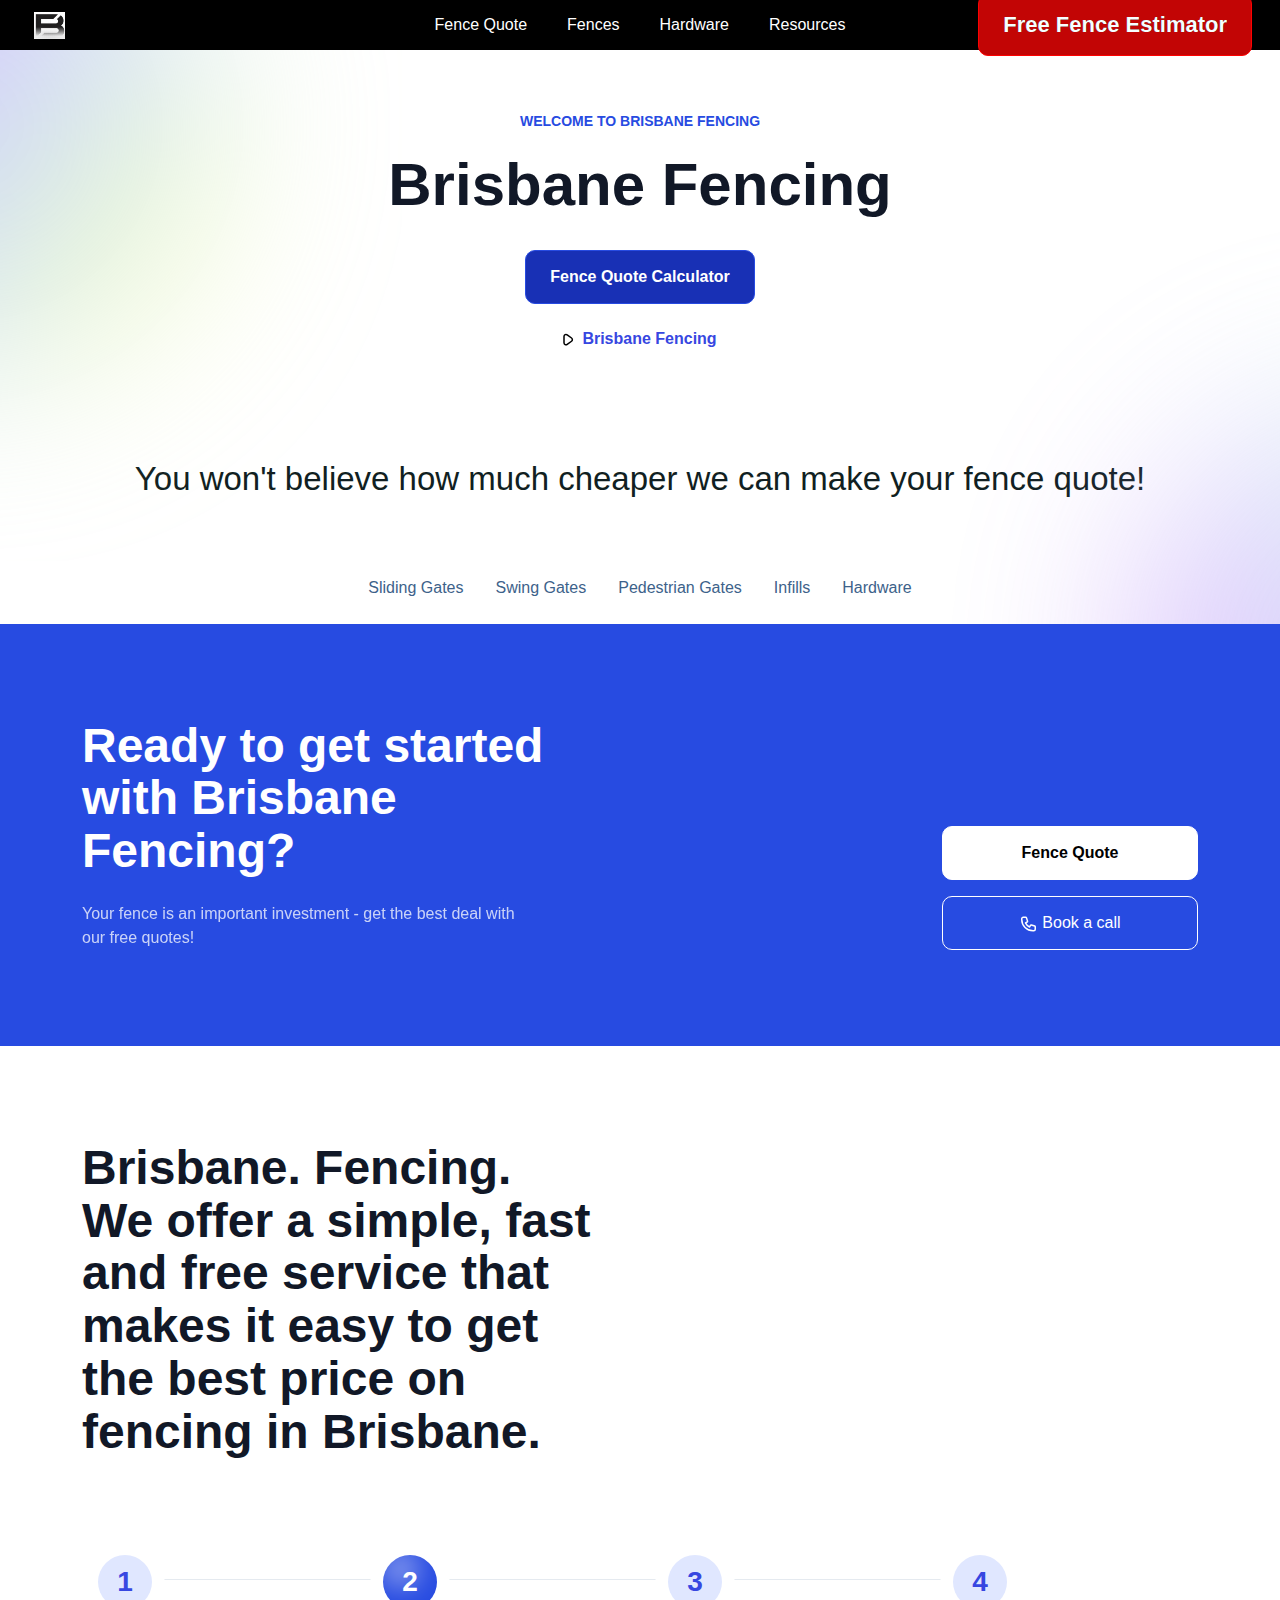
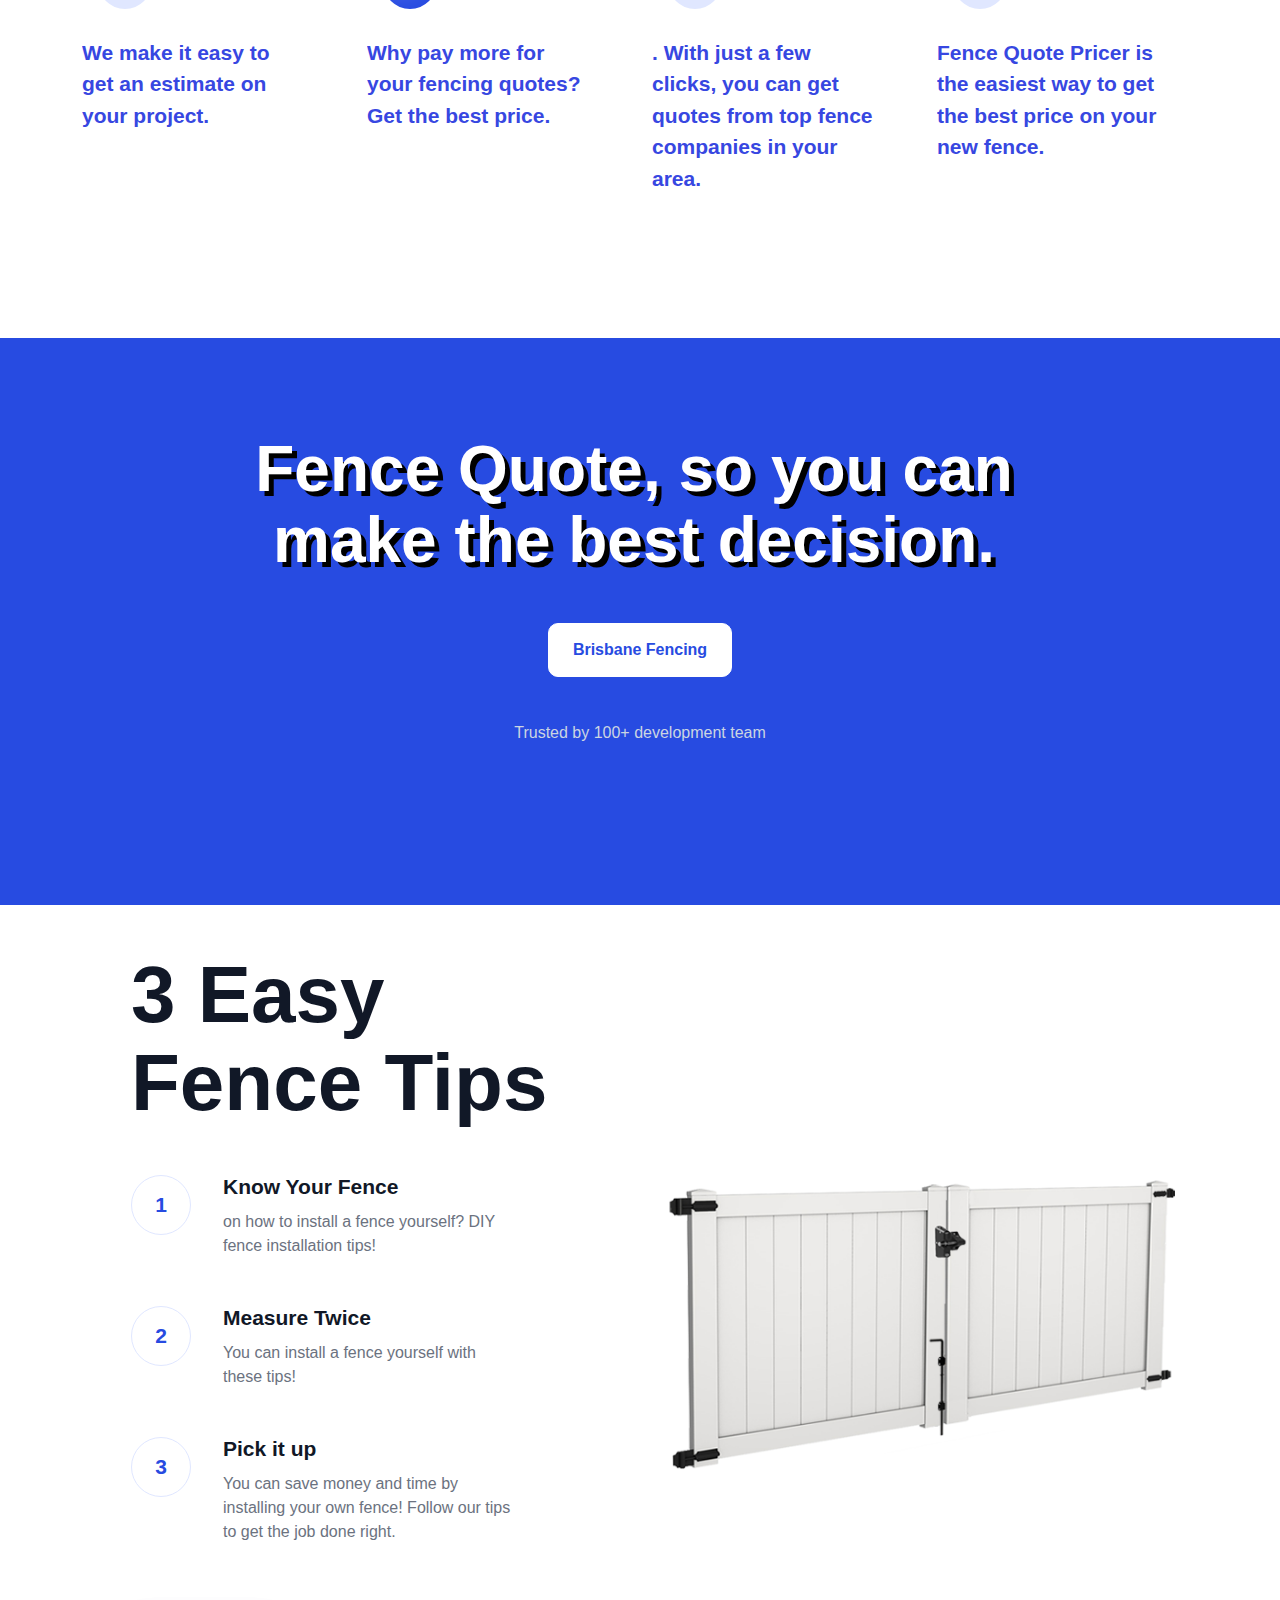
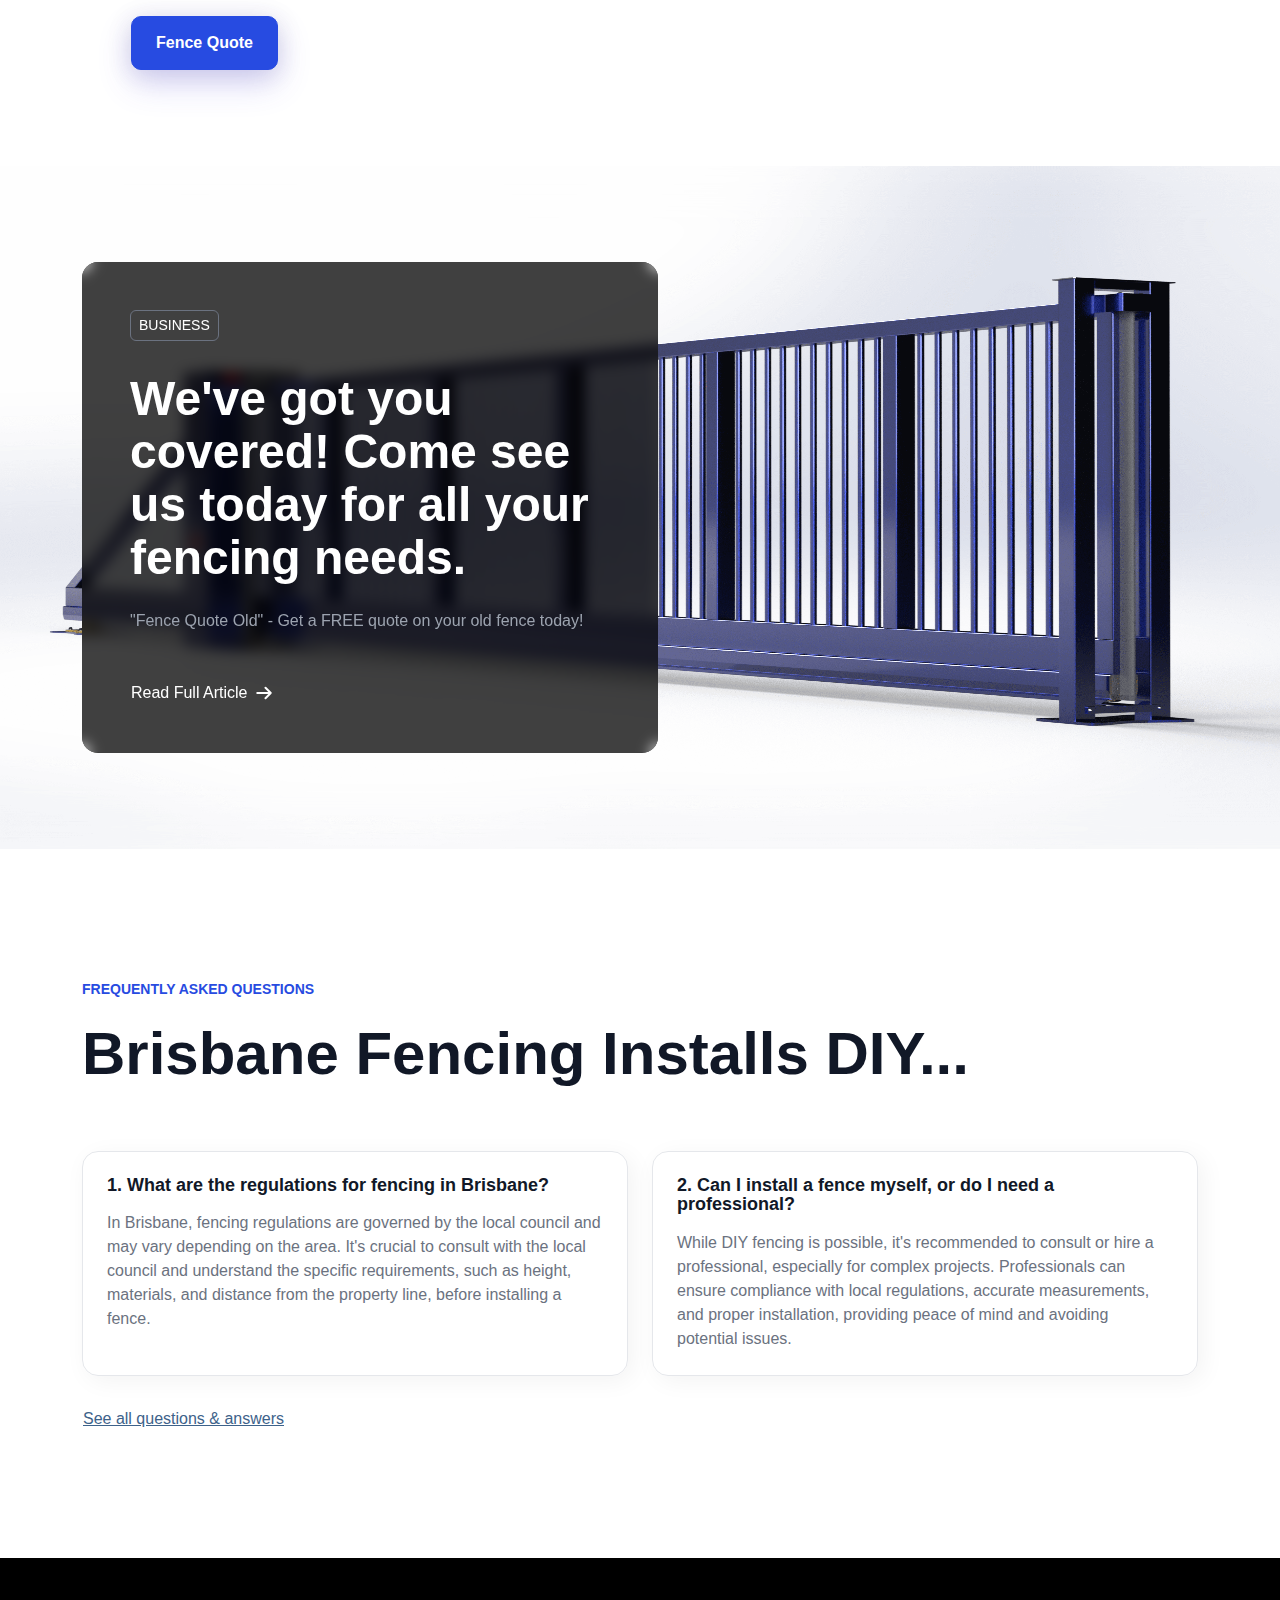
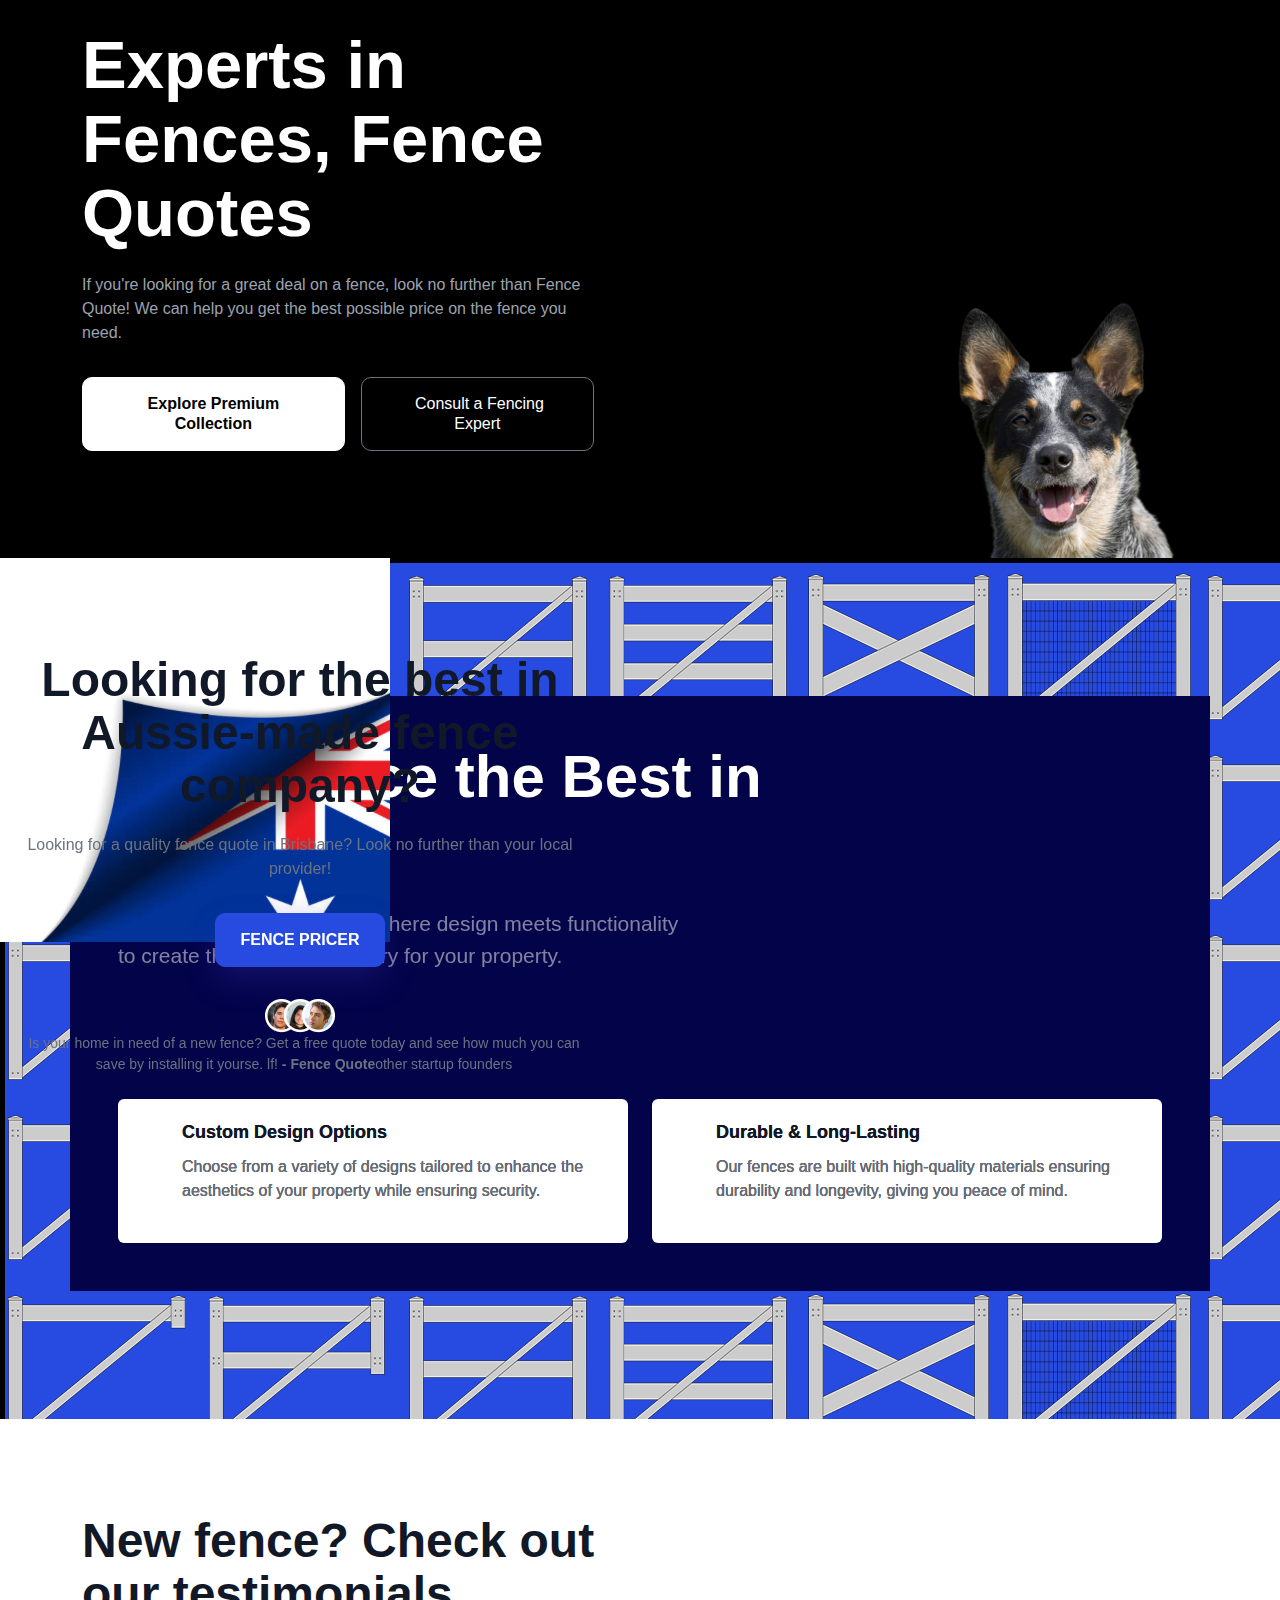
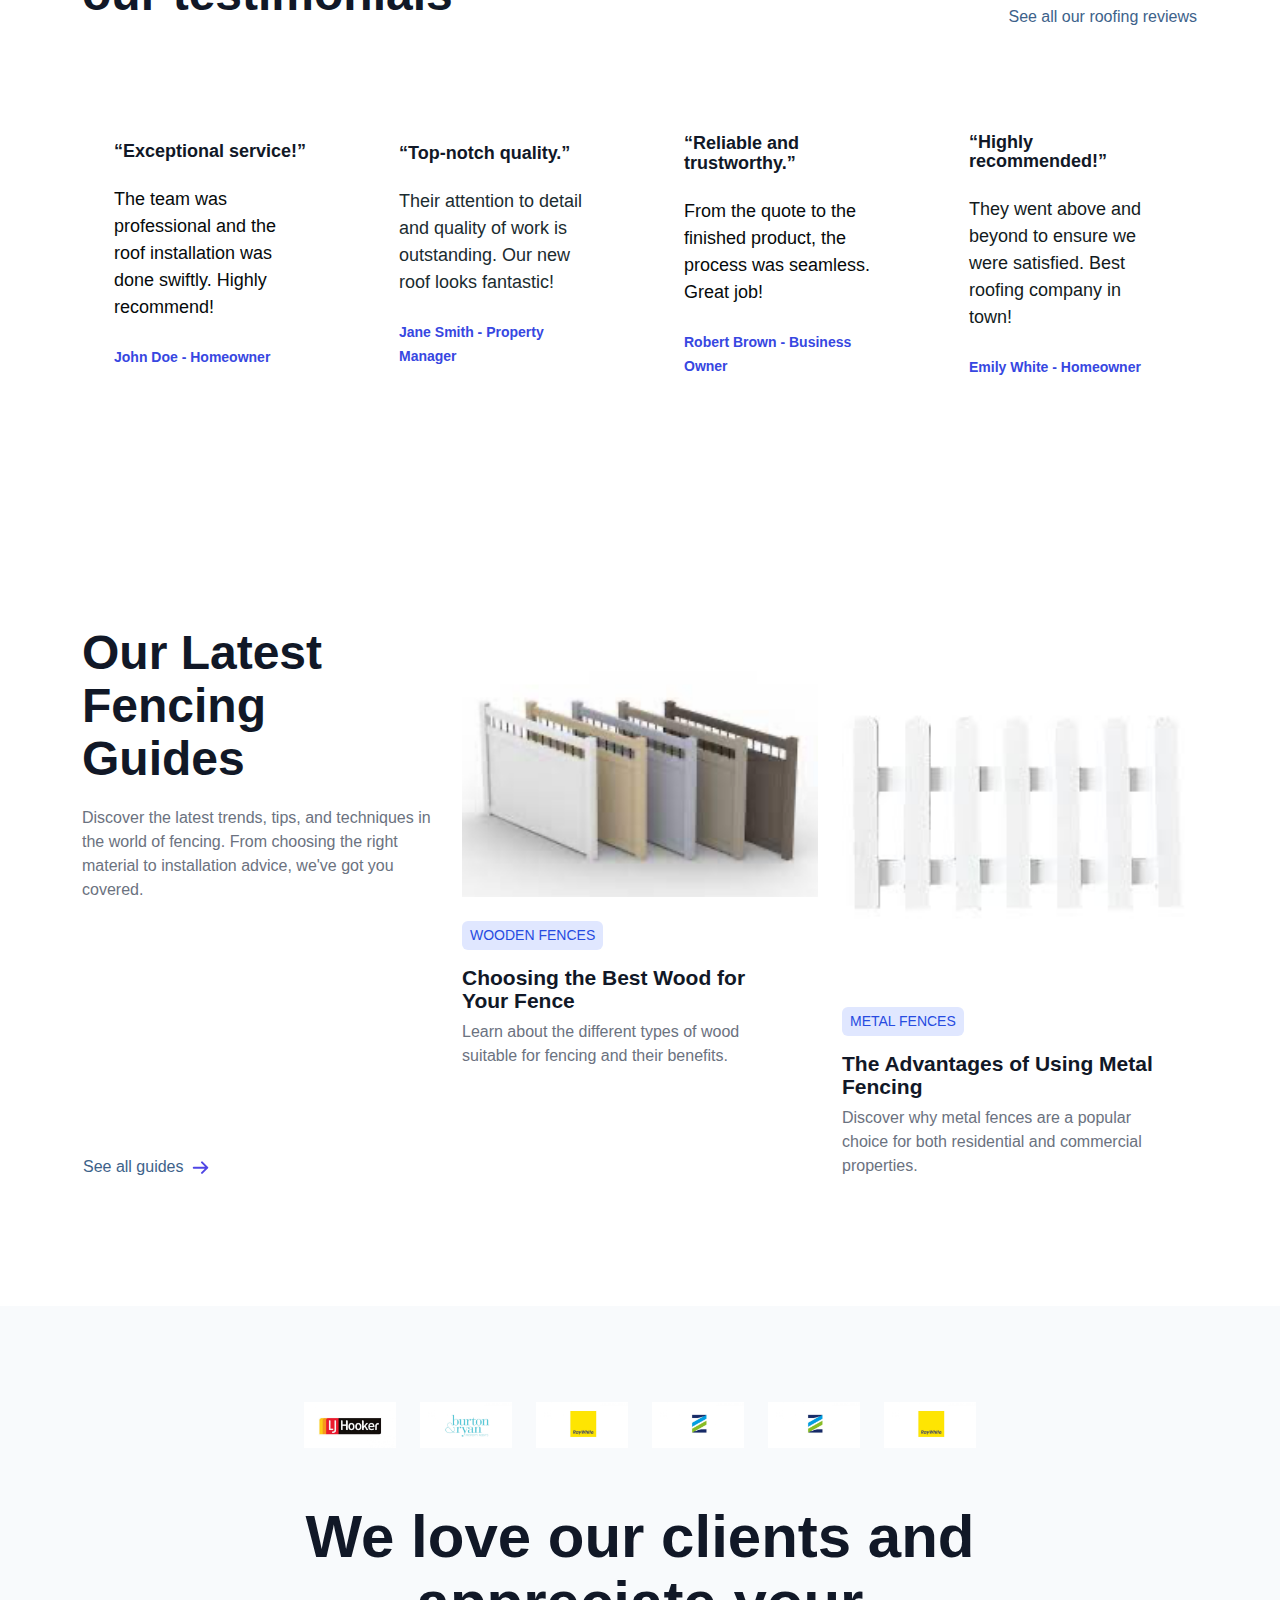
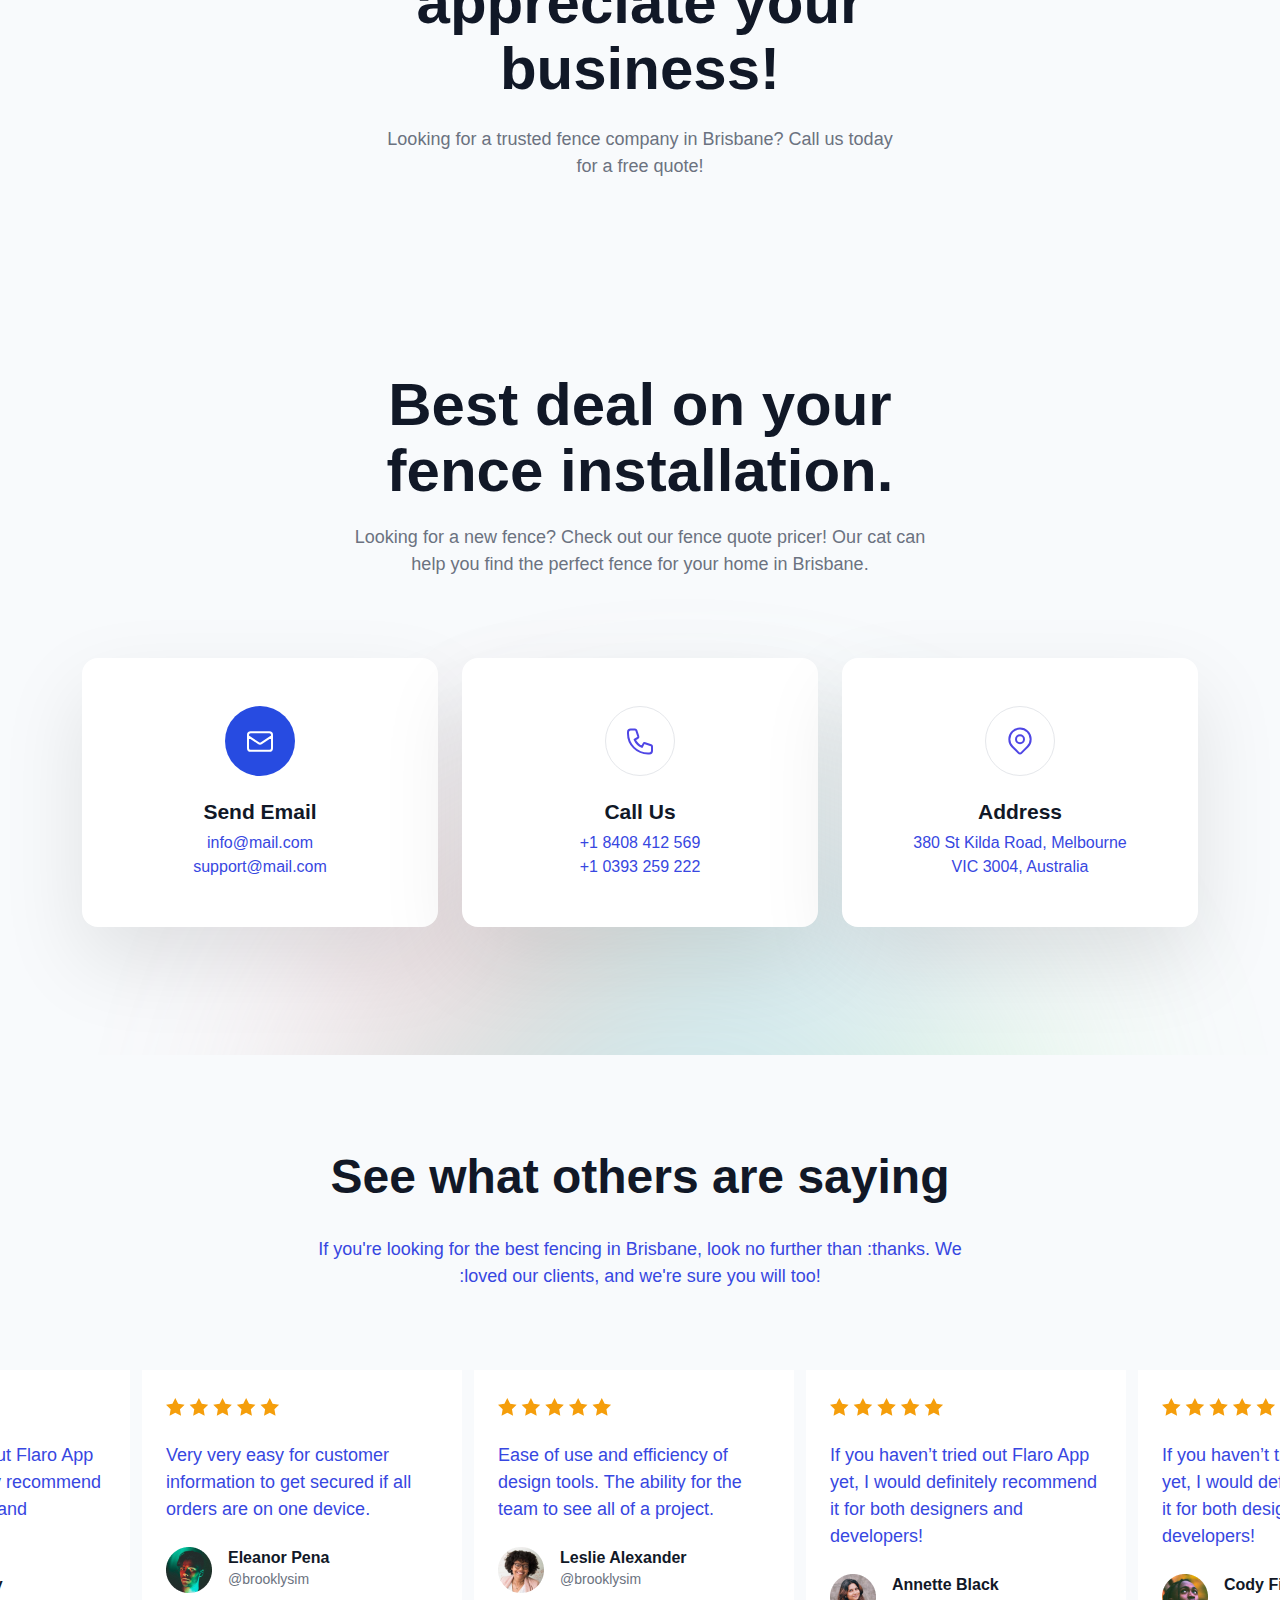
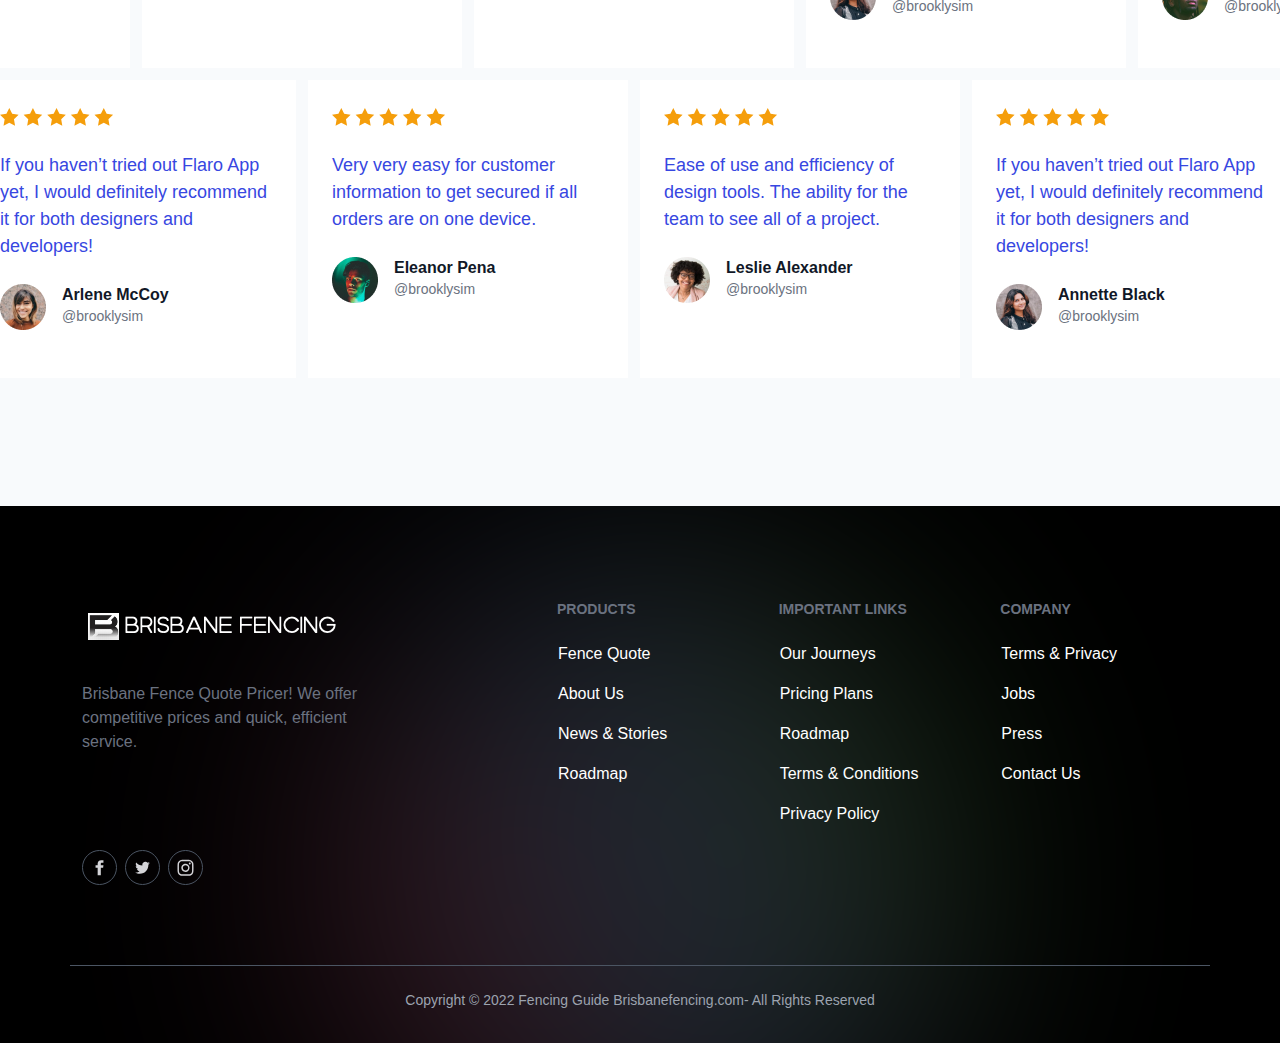
<file: back/index.html>
<!DOCTYPE html>
<html lang="en">
<head>
    <title>Brisbane Fencing, Fence Quote Pricer! </title>
    <meta charset="utf-8">
    <meta property="description" content="Brisbane Fencing  Quote Pricer! We offer competitive prices and quick, efficient service.
">
    <meta name="description" content="Brisbane Fencing  Quote Pricer! We offer competitive prices and quick, efficient service.
">
    <meta name="viewport" content="width=device-width, initial-scale=1, shrink-to-fit=no">
    <link rel="stylesheet" href="https://fonts.cdnfonts.com/css/general-sans?styles=135312,135310,135313,135303">
    <link rel="stylesheet" href="css/bootstrap/bootstrap.min.css">
    <link rel="stylesheet" href="css/main.css">
    <link rel="icon" type="image/png" sizes="32x32" href="shuffle-for-bootstrap.png">
</head>
<body>
    <div class="">
        
      <section><nav class="navbar navbar-expand-lg navbar-dark bg-black navs xvvv"><div class="container-fluid">
      <a class="navbar-brand" href="#"><img class="img-fluid" src="images/bf-5.png" alt=""></a>
        <div class="collapse navbar-collapse position-absolute top-50 start-50 translate-middle">
          <ul class="navbar-nav mx-auto">
      <li class="nav-item"><a class="nav-link" href="#">Fence Quote</a></li>
            <li class="nav-item"><a class="nav-link" href="fences.html">Fences</a></li>
            <li class="nav-item"><a class="nav-link" href="about.html">Hardware</a></li>
            <li class="nav-item"><a class="nav-link" href="resources.html">Resources</a></li>
          </ul>
      </div>
        <div class="d-none d-lg-block"><a class="btn btn-outline-secondary-light btns" href="#" contenteditable="false">Free Fence Estimator</a></div>
        <div class="d-lg-none">
          <button class="btn navbar-burger p-0">
            <svg class="text-primary" width="51" height="41" viewbox="0 0 56 56" fill="none" xmlns="http://www.w3.org/2000/svg"><rect width="56" height="56" rx="28" fill="currentColor"></rect><path d="M37 32H19M37 24H19" stroke="white" stroke-width="1.5" stroke-linecap="round" stroke-linejoin="round"></path></svg></button>
        </div>
        </div>
        </nav><div class="d-none navbar-menu position-fixed top-0 start-0 bottom-0 w-75 mw-xs" style="z-index: 9999;">
        <div class="navbar-close navbar-backdrop position-fixed top-0 start-0 end-0 bottom-0 bg-dark" style="opacity: 75%;"></div>
        <nav class="position-relative h-100 w-100 d-flex flex-column justify-content-between py-8 px-8 bg-white overflow-auto"><div class="d-flex align-items-center">
      <a class="me-auto h4 mb-0 text-decoration-none" href="#"><img class="img-fluid" src="flaro-assets/logos/flaro-logo-black.svg" alt=""></a><a class="navbar-close" href="#">
          <svg width="24" height="24" viewbox="0 0 24 24" fill="none" xmlns="http://www.w3.org/2000/svg"><path d="M6 18L18 6M6 6L18 18" stroke="#111827" stroke-width="2" stroke-linecap="round" stroke-linejoin="round"></path></svg></a>
      </div>
          <div class="py-16">
            <ul class="nav flex-column">
      <li class="nav-item mb-8"><a class="nav-link text-dark" href="#">Fence Quote</a></li>
              <li class="nav-item mb-8"><a class="nav-link text-dark" href="#">Fences</a></li>
              <li class="nav-item mb-8"><a class="nav-link text-dark" href="#">Hardware</a></li>
              <li class="nav-item"><a class="nav-link text-dark" href="#">Resources</a></li>
            </ul>
      </div>
          <div>
      <a class="btn w-100 fw-medium" href="#">Login</a><a class="btn w-100 btn-primary" href="#">Sign in</a>
      </div>
        </nav>
      </div>
      </section>
        
      <section class="position-relative overflow-hidden"><img class="position-absolute top-0 start-0" src="flaro-assets/images/headers/gradient.svg" alt=""><img class="position-absolute bottom-0 end-0" src="flaro-assets/images/headers/gradient2.svg" alt=""><!-- Navigation Bar --><!-- Main Content Container --><div class="container position-relative pad">
        <div class="mw-4xl mx-auto mb-40 mb-md-14 text-center">
          <span class="d-block mb-5 text-primary fs-9 fw-semibold text-uppercase">
            <br>Welcome to Brisbane Fencing</span>
          <h1 class="h2 mb-8">Brisbane Fencing </h1>
          <a class="btn mb-2 btn-primary butt" href="about.html">Fence Quote Calculator
          </a>
          <div>
            <a class="btn bg-transparent fw-medium" href="#">
              <svg width="11" height="13" viewbox="0 0 11 13" fill="none" xmlns="http://www.w3.org/2000/svg"><path d="M4.18003 11.4261C2.8586 12.3918 1 11.448 1 9.81135V3.43865C1 1.80198 2.8586 0.858209 4.18003 1.82387L8.5403 5.01022C9.63359 5.80916 9.63359 7.44084 8.5403 8.23978L4.18003 11.4261Z" stroke="black" stroke-width="1.5" stroke-miterlimit="10" stroke-linecap="round" stroke-linejoin="round"></path></svg><span class="ms-2">Brisbane Fencing</span>
            </a>
          </div>
        </div>
      
        <!-- Images -->
        <div class="position-relative">
          </div>
        </div>
      
        <!-- Mobile Navbar Menu -->
        <div class="navbar-menu position-fixed top-0 start-0 bottom-0 w-75 mw-xs d-none" style="z-index: 9999;">
          <div class="navbar-close navbar-backdrop position-fixed top-0 start-0 end-0 bottom-0 bg-dark" style="opacity: 75%;"></div>
          <nav class="position-relative h-100 w-100 d-flex flex-column justify-content-between py-8 px-8 bg-white overflow-auto"><div class="d-flex align-items-center">
            <a class="me-auto h4 mb-0 text-decoration-none" href="#">
              <img class="img-fluid" src="flaro-assets/logos/flaro-logo-black.svg" alt=""></a>
            <a class="navbar-close" href="#">
              <svg width="24" height="24" viewbox="0 0 24 24" fill="none" xmlns="http://www.w3.org/2000/svg"><path d="M6 18L18 6M6 6L18 18" stroke="#111827" stroke-width="2" stroke-linecap="round" stroke-linejoin="round"></path></svg></a>
            </div>
            <div class="py-16">
              <ul class="nav flex-column"><li class="nav-item mb-8"><a class="nav-link text-dark" href="#">Home</a></li>
                <li class="nav-item mb-8"><a class="nav-link text-dark" href="#">Online Quote</a></li>
                <li class="nav-item mb-8"><a class="nav-link text-dark" href="#">Sliding Gates</a></li>
                <li class="nav-item mb-8"><a class="nav-link text-dark" href="#">Swing Gates</a></li>
                <li class="nav-item mb-8"><a class="nav-link text-dark" href="#">Pedestrian Gates</a></li>
                <li class="nav-item mb-8"><a class="nav-link text-dark" href="#">Infills</a></li>
                <li class="nav-item mb-8"><a class="nav-link text-dark" href="#">Hardware</a></li>
                <li class="nav-item mb-8"><a class="nav-link text-dark" href="#">About Us</a></li>
                <li class="nav-item mb-8"><a class="nav-link text-dark" href="#">Blog</a></li>
                <li class="nav-item mb-8"><a class="nav-link text-dark" href="#">Contact Us</a></li>
              </ul></div>
            <div>
              <a class="btn w-100 fw-medium" href="#">Login</a>
              <a class="btn w-100 btn-primary" href="#">Sign Up</a>
            </div>
          </nav></div>
      
        <!-- Brisbane Fencing Content -->
        <div class="bg-indigo-600 py-8 text-white text-center">
          <div class="container mx-auto">
            <p class="text-xl md:text-2xl lg:text-3xl font-semibold xxl">You won't believe how much cheaper we can make your fence quote!</p>
          </div>
        </div>
      
        <!-- Additional Navigation Items -->
        <nav class="container mx-auto py-4"><ul class="nav justify-content-center"><li class="nav-item">
            <a class="nav-link" href="#">Sliding Gates</a>
          </li>
          <li class="nav-item">
            <a class="nav-link" href="#">Swing Gates</a>
          </li>
          <li class="nav-item">
            <a class="nav-link" href="#">Pedestrian Gates</a>
          </li>
          <li class="nav-item">
            <a class="nav-link" href="#">Infills</a>
          </li>
          <li class="nav-item">
            <a class="nav-link" href="#">Hardware</a>
          </li>
          </ul></nav></section>
        
      <section class="py-12 py-sm-24 bg-primary position-relative"><div class="container position-relative">
          <div class="mw-md mx-auto mw-lg-none">
            <div class="row align-items-end">
              <div class="col-12 col-lg-6 col-xl-8 mb-16 mb-lg-0 x12">
                <div class="mw-lg">
                  <h1 class="h3 text-white mb-6">Ready to get started with Brisbane Fencing?</h1>
                  <div class="mw-md opacity-75">
                    <p class="text-white mb-0">Your fence is an important investment - get the best deal with our free quotes!</p>
                  </div>
                </div>
              </div>
              <div class="col-12 col-lg-6 col-xl-4">
                <div class="d-flex w-100 ps-xl-16 flex-column ms-lg-auto mw-lg-xs">
                  <a class="btn mb-4 btn-light fw-medium" href="#">Fence Quote </a>
                  <a class="btn btn-outline-light" href="#">
                    <svg width="19" height="18" viewbox="0 0 19 18" fill="none" xmlns="http://www.w3.org/2000/svg"><path d="M2.75 3.75C2.75 2.92157 3.42157 2.25 4.25 2.25H6.70943C7.03225 2.25 7.31886 2.45657 7.42094 2.76283L8.5443 6.13291C8.66233 6.48699 8.50203 6.87398 8.1682 7.0409L6.47525 7.88737C7.30194 9.72091 8.77909 11.1981 10.6126 12.0247L11.4591 10.3318C11.626 9.99796 12.013 9.83767 12.3671 9.9557L15.7372 11.0791C16.0434 11.1811 16.25 11.4677 16.25 11.7906V14.25C16.25 15.0784 15.5784 15.75 14.75 15.75H14C7.7868 15.75 2.75 10.7132 2.75 4.5V3.75Z" stroke="currentColor" stroke-width="1.5" stroke-linecap="round" stroke-linejoin="round"></path></svg><span class="ms-1 fw-medium">Book a call</span>
                  </a>
                </div>
              </div>
            </div>
          </div>
        </div>
      </section>
        
      <section class="py-12 py-sm-24 pb-md-32">
        <div class="container">
          <div class="mw-xs mw-sm-2xl mx-auto mw-lg-none">
            <h3 class="mw-md mw-lg-lg mb-24">Brisbane. Fencing. We offer a simple, fast and free service that makes it easy to get the best price on fencing in Brisbane.</h3>
            <div class="row">
              <div class="col-12 col-sm-6 col-lg-3 mb-12 mb-lg-0 position-relative">
                <div class="d-none d-sm-block position-absolute top-0 start-0 ms-12 w-100 bg-light-dark bg-opacity-50 mt-6" style="height: 1px;"></div>
                <div class="mw-xs pe-10 overflow-hidden position-relative">
                  <div class="d-inline-flex px-4 bg-white rounded-pill">
                    <div class="d-flex mb-7 align-items-center justify-content-center fs-5 fw-bold bg-primary-light rounded-pill" style="width: 54px; height: 54px;"><span>1</span></div>
                  </div>
                  <p class="fs-6 fw-semibold">We make it easy to get an estimate on your project.</p>
                </div>
              </div>
              <div class="col-12 col-sm-6 col-lg-3 mb-12 mb-lg-0 position-relative">
                <div class="d-none d-lg-block position-absolute top-0 start-0 ms-12 w-100 bg-light-dark bg-opacity-50 mt-6" style="height: 1px;"></div>
                <div class="mw-xs pe-10 overflow-hidden position-relative">
                  <!-- <div class="d-block d-sm-none d-lg-block position-absolute top-0 start-0 ms-20 w-100 bg-light-dark bg-opacity-50 mt-6" style="height: 1px;"></div>-->
                  <div class="d-inline-flex px-4 bg-white rounded-pill">
                    <div class="position-relative d-flex mb-7 align-items-center justify-content-center fs-5 text-white fw-bold bg-primary rounded-pill" style="width: 54px; height: 54px;">
      <img class="position-absolute top-0 start-0" src="flaro-assets/images/how-it-works/gradient.svg" alt=""><span class="position-relative">2</span>
      </div>
                  </div>
                  <p class="fs-6 fw-semibold">Why pay more for your fencing quotes? Get the best price.</p>
                </div>
              </div>
              <div class="col-12 col-sm-6 col-lg-3 mb-12 mb-sm-0 position-relative">
                <div class="d-none d-sm-block position-absolute top-0 start-0 ms-12 w-100 bg-light-dark bg-opacity-50 mt-6" style="height: 1px;"></div>
                <div class="mw-xs pe-10 overflow-hidden position-relative">
                  <div class="d-inline-flex px-4 bg-white rounded-pill">
                    <div class="d-flex mb-7 align-items-center justify-content-center fs-5 fw-bold bg-primary-light rounded-pill" style="width: 54px; height: 54px;"><span>3</span></div>
                  </div>
                  <p class="fs-6 fw-semibold">. With just a few clicks, you can get quotes from top fence companies in your area.</p>
                </div>
              </div>
              <div class="col-12 col-sm-6 col-lg-3">
                <div class="mw-xs pe-10 overflow-hidden position-relative">
                  <div class="d-inline-flex px-4 bg-white rounded-pill">
                    <div class="d-flex mb-7 align-items-center justify-content-center fs-5 fw-bold bg-primary-light rounded-pill" style="width: 54px; height: 54px;"><span>4</span></div>
                  </div>
                  <p class="fs-6 fw-semibold">Fence Quote Pricer is the easiest way to get the best price on your new fence.</p>
                </div>
              </div>
            </div>
          </div>
        </div>
      </section>
        
      <section class="py-12 py-sm-24 pb-md-32 bg-primary py12x"><div class="container">
          <div class="mw-4xl mx-auto text-center">
            <h1 class="h2 text-white mb-12 h21">Fence Quote, so you can make the best decision.</h1>
            <a class="btn mb-16 btn-light fw-medium text-primary" href="#">Brisbane Fencing</a>
            <p class="text-light-dark mb-8 xtt">Trusted by 100+ development team</p>
            <div class="mw-6xl mx-auto">
              
            </div>
          </div>
        </div>
      </section>
        
      <section class="py-12 py-sm-24"><div class="container">
          <div class="mw-6xl mx-auto">
            <div class="row align-items-center">
              <div class="col-12 col-lg-7 col-xl-6 mb-20 mb-lg-0">
                <div class="mw-md mx-auto">
                  <h4 class="mb-12 x12mb">3 Easy  Fence Tips</h4>
                  <div class="d-flex mb-8">
                    <div class="flex-shrink-0 d-flex align-items-center justify-content-center fs-6 fw-bold text-primary border border-primary-light rounded-pill" style="width: 60px; height: 60px;">1</div>
                    <div class="mw-xs ps-8">
                      <h5 class="fs-6 mb-3">Know Your Fence</h5>
                      <p class="text-secondary"> on how to install a fence yourself?  DIY fence installation tips!</p>
                    </div>
                  </div>
                  <div class="d-flex mb-8">
                    <div class="flex-shrink-0 d-flex align-items-center justify-content-center fs-6 fw-bold text-primary border border-primary-light rounded-pill" style="width: 60px; height: 60px;">2</div>
                    <div class="mw-xs ps-8">
                      <h5 class="fs-6 mb-3">Measure Twice</h5>
                      <p class="text-secondary">You can install a fence yourself with these tips!</p>
                    </div>
                  </div>
                  <div class="d-flex mb-14">
                    <div class="flex-shrink-0 d-flex align-items-center justify-content-center fs-6 fw-bold text-primary border border-primary-light rounded-pill" style="width: 60px; height: 60px;">3</div>
                    <div class="mw-xs ps-8">
                      <h5 class="fs-6 mb-3">Pick it up</h5>
                      <p class="text-secondary">You can save money and time by installing your own fence! Follow our tips to get the job done right.</p>
                    </div>
                  </div>
                  <a class="btn btn-primary shadow" href="#">Fence Quote </a>
                </div>
              </div>
              <div class="col-12 col-lg-5 col-xl-6">
                <img class="img-fluid d-block mx-auto" src="images/4x10solidprivgate.png" alt="">
      </div>
            </div>
          </div>
        </div>
      </section>
        
      <section class="py-12 py-sm-24 position-relative overflow-hidden"><img class="position-absolute top-0 start-0 w-100 h-100" src="images/D5800-Heavy-Duty-Cantilever-Sliding-Gates.png" alt="">
        <div class="container">
          <div class="mw-lg mw-lg-xl py-12 px-8 px-md-12 rounded-4 bg-black bg-opacity-75 position-relative overflow-hidden">
            <div class="position-absolute top-0 start-0 w-100 h-100" style="backdrop-filter: blur(7px);"></div>
            <div class="position-relative">
      <span class="d-inline-block mb-8 py-1 px-2 fs-9 text-white text-uppercase border border-secondary rounded">business</span>
              <h3 class="text-white mb-6">We've got you covered! Come see us today for all your fencing needs.</h3>
              <p class="text-secondary-light mb-12">"Fence Quote Old" - Get a FREE quote on your old fence today!</p>
      <a class="btn btn-link p-0 d-inline-flex align-items-center fw-light text-light" href="#"><span class="me-2">Read Full Article</span>
                <svg width="16" height="14" viewbox="0 0 16 14" fill="none" xmlns="http://www.w3.org/2000/svg">
                  <path d="M9.5 1.75L14.75 7M14.75 7L9.5 12.25M14.75 7L1.25 7" stroke="white" stroke-width="2" stroke-linecap="round" stroke-linejoin="round"></path>
                </svg></a>
            </div>
          </div>
        </div>
      </section>
        
      <section class="py-12 py-sm-24 py-md-32"><div class="container">
          <span class="fs-9 fw-semibold text-primary text-uppercase">Frequently Asked Questions</span>
          <h2 class="mt-5 mb-16" contenteditable="true">Brisbane Fencing Installs DIY...</h2>
          <div class="mw-6xl">
            <div class="row mb-n8">
              <div class="col-12 col-sm-6 mb-8">
                <div class="mw-lg mw-sm-none mx-auto h-100 p-6 rounded-4 border shadow-sm">
                  <h5 class="mb-4">1. What are the regulations for fencing in Brisbane?</h5>
                  <p class="text-secondary">In Brisbane, fencing regulations are governed by the local council and may vary depending on the area. It's crucial to consult with the local council and understand the specific requirements, such as height, materials, and distance from the property line, before installing a fence.</p>
                </div>
              </div>
              <div class="col-12 col-sm-6 mb-8">
                <div class="mw-lg mw-sm-none mx-auto h-100 p-6 rounded-4 border shadow-sm">
                  <h5 class="mb-4">2. Can I install a fence myself, or do I need a professional?</h5>
                  <p class="text-secondary mb-0">While DIY fencing is possible, it's recommended to consult or hire a professional, especially for complex projects. Professionals can ensure compliance with local regulations, accurate measurements, and proper installation, providing peace of mind and avoiding potential issues.</p>
                </div>
              </div>
            </div>
          </div>
          <a class="btn p-0 btn-link mt-8 text-decoration-underline" href="#">See all questions &amp; answers</a>
        </div>
      </section>
        
      <section class="pt-24 pb-lg-24 pt-md-40 bg-black position-relative xccbg xpt4 xxbg"><img class="position-absolute bottom-0 end-0" src="images/australian-cattle-dog-portrait-523096669-5873e59e5f9b584db35cdf58-removebg-preview-2-png-1695302768036.webp" alt=""><div class="container position-relative">
          <div class="mw-md mx-auto mb-16 mb-lg-0 mw-lg-none">
            <div class="row align-items-end xro">
              <div class="col-12 col-lg-6 col-xl-8 mb-16 mb-lg-0">
                <div class="mw-lg">
                  <h1 class="h3 text-white mb-6 xhh3">Experts in Fences, Fence Quotes </h1>
                  <p class="text-secondary-light mb-8">If you're looking for a great deal on a fence, look no further than Fence Quote! We can help you get the best possible price on the fence you need.</p>
                  <div class="d-flex flex-column flex-md-row">
                    <a class="btn mb-4 mb-md-0 me-md-4 btn-light fw-medium" href="#">Explore Premium Collection</a>
                    <a class="btn btn-outline-secondary" href="#"><span class="ms-1 fw-medium text-white">Consult a Fencing Expert</span></a>
                  </div>
                </div>
              </div>
            </div>
          </div>
        </div>
      </section>
        
      <section class="py-12 py-sm-24 f ghg jjj">
        <div class="container">
          <div class="mw-xl mx-auto text-center">
            <h1 class="text-center h3 mb-5">Looking for the best in Aussie-made fence company? </h1>
            <p class="fs-8 text-secondary mb-8">Looking for a quality fence quote in Brisbane? Look no further than your local provider!</p>
      <a class="btn mb-8 btn-primary shadow" href="about.html">FENCE PRICER</a>
            <div>
      <img class="d-inline-block" src="flaro-assets/images/cta/avatar-circle.png" alt=""><img class="d-inline-block ms-n4" src="flaro-assets/images/cta/avatar-circle2.png" alt=""><img class="d-inline-block ms-n4" src="flaro-assets/images/cta/avatar-circle3.png" alt=""><span class="d-inline-block ms-2 fs-9 text-secondary"><span>Is your home in need of a new fence? Get a free quote today and see how much you can save by installing it yourse.       lf!</span><span class="fw-bold"> - Fence Quote</span><span>other startup founders</span></span>
      </div>
          </div>
        </div>
      </section>
        
      <section class="py-20 py-md-32 bg-primary hhh ooooo x20"><div class="container xc">
          <div class="mw-2xl mb-32">
            <h1 class="h2 text-white mb-8">Experience the Best in Fencing</h1>
            <div class="mw-xl opacity-50">
              <p class="fs-6 text-white">Discover the art of fencing, where design meets functionality to create the perfect boundary for your property.</p>
            </div>
          </div>
          <div class="row">
            <div class="col-12 col-md-6 mb-8 mb-md-0">
              <div class="d-flex px-8 py-6 bg-white rounded">
                <span>
                  <!-- SVG content remains unchanged -->
                </span>
                <div class="ps-4 ps-md-8 mw-lg">
                  <h5 class="mb-3">Custom Design Options</h5>
                  <p class="text-secondary yy">Choose from a variety of designs tailored to enhance the aesthetics of your property while ensuring security.</p>
                </div>
              </div>
            </div>
            <div class="col-12 col-md-6">
              <div class="d-flex px-8 py-6 bg-white rounded">
                <span>
                  <!-- SVG content remains unchanged -->
                </span>
                <div class="ps-4 ps-md-8 mw-lg">
                  <h5 class="mb-3">Durable &amp; Long-Lasting</h5>
                  <p class="text-secondary">Our fences are built with high-quality materials ensuring durability and longevity, giving you peace of mind.</p>
                </div>
              </div>
            </div>
          </div>
        </div>
      </section>
        
      <section class="py-12 py-sm-24 pb-md-32 position-relative overflow-hidden"><div class="container position-relative">
          <div class="row mb-14 align-items-end position-relative">
            <div class="col-12 col-md-6 mb-6 mb-md-0">
              <h1 class="h3">New fence? Check out our testimonials</h1>
            </div>
            <div class="col-12 col-md-6 text-md-end"><a class="btn p-0 btn-link" href="#">See all our roofing reviews</a></div>
          </div>
          <div class="row mb-n6 align-items-center position-relative">
            <div class="col-12 col-md-6 col-xl-3 mb-6 position-relative">
              <div class="mw-sm mx-auto h-100 py-6 px-8 bg-white bg-opacity-75 rounded-3">
                <!-- You can replace the SVG with a roofing-related icon or logo -->
                <h5 class="mt-6 mb-6">“Exceptional service!”</h5>
                <p class="fs-7 mb-6 mb">The team was professional and the roof installation was done swiftly. Highly recommend!</p>
      <span class="fs-9 fw-bold">John Doe - Homeowner</span>
              </div>
            </div>
            <div class="col-12 col-md-6 col-xl-3 mb-6 position-relative">
              <div class="mw-sm mx-auto h-100 py-6 px-8 bg-white bg-opacity-75 rounded-3">
                <!-- You can replace the SVG with a roofing-related icon or logo -->
                <h5 class="mt-6 mb-6">“Top-notch quality.”</h5>
                <p class="fs-7 mb-6 mb2">Their attention to detail and quality of work is outstanding. Our new roof looks fantastic!</p>
      <span class="fs-9 fw-bold">Jane Smith - Property Manager</span>
              </div>
            </div>
            <div class="col-12 col-md-6 col-xl-3 mb-6 position-relative">
              <div class="mw-sm mx-auto h-100 py-6 px-8 bg-white bg-opacity-75 rounded-3">
                <!-- You can replace the SVG with a roofing-related icon or logo -->
                <h5 class="mt-6 mb-6">“Reliable and trustworthy.”</h5>
                <p class="fs-7 mb-6 mb">From the quote to the finished product, the process was seamless. Great job!</p>
      <span class="fs-9 fw-bold">Robert Brown - Business Owner</span>
              </div>
            </div>
            <div class="col-12 col-md-6 col-xl-3 mb-6 position-relative">
              <div class="mw-sm mx-auto h-100 py-6 px-8 bg-white bg-opacity-75 rounded-3">
                <!-- You can replace the SVG with a roofing-related icon or logo -->
                <h5 class="mt-6 mb-6">“Highly recommended!”</h5>
                <p class="fs-7 mb-6 mbh">They went above and beyond to ensure we were satisfied. Best roofing company in town!</p>
      <span class="fs-9 fw-bold">Emily White - Homeowner</span>
              </div>
            </div>
          </div>
        </div>
      </section>
        
      <section class="py-12 py-sm-24 pb-md-32"><div class="container">
          <div class="mw-4xl mx-auto mw-xl-none">
            <div class="row">
              <div class="col-12 col-xl-4 mb-12 mb-xl-0">
                <div class="d-flex flex-column h-100 mw-md mx-auto">
                  <h3 class="mb-5">Our Latest Fencing Guides</h3>
                  <p class="text-secondary mb-20">Discover the latest trends, tips, and techniques in the world of fencing. From choosing the right material to installation advice, we've got you covered.</p>
                  <a class="btn mt-auto btn-link fw-light p-0 d-flex align-items-center" href="#"><span class="me-2">See all guides</span>
                    <svg width="17" height="13" viewbox="0 0 17 13" fill="none" xmlns="http://www.w3.org/2000/svg"><path d="M10 1.38501L15.25 6.63501M15.25 6.63501L10 11.885M15.25 6.63501L1.75 6.63501" stroke="#4F46E5" stroke-width="2" stroke-linecap="round" stroke-linejoin="round"></path></svg></a>
                </div>
              </div>
              <div class="col-12 col-md-6 col-xl-4 text-center mb-12 mb-md-0"><a class="d-block text-decoration-none mw-md fw-medium text-start lh-base" href="#"><img class="d-block mb-6 w-100 img-fluid" src="images/images-8-jpeg-1695291251821.webp" alt=""><div class="mw-xs">
      <span class="d-inline-block mb-4 py-1 px-2 fs-9 text-primary text-uppercase bg-primary-light rounded">Wooden Fences</span>
                  <h5 class="fs-6 mb-2">Choosing the Best Wood for Your Fence</h5>
                  <p class="text-secondary mb-0">Learn about the different types of wood suitable for fencing and their benefits.</p>
                </div></a></div>
              <div class="col-12 col-md-6 col-xl-4 text-center"><a class="d-block text-decoration-none mw-md fw-medium text-start lh-base" href="#"><img class="d-block mb-6 w-100 img-fluid" src="images/images-3.jpeg" alt=""><div class="mw-xs">
      <span class="d-inline-block mb-4 py-1 px-2 fs-9 text-primary text-uppercase bg-primary-light rounded">Metal Fences</span>
                  <h5 class="fs-6 mb-2">The Advantages of Using Metal Fencing</h5>
                  <p class="text-secondary mb-0">Discover why metal fences are a popular choice for both residential and commercial properties.</p>
                </div></a></div>
            </div>
          </div>
        </div>
      </section>
        
      <section class="py-12 py-sm-24 bg-info-light">
        <div class="container">
          <div class="mw-xs px-md-0 mw-md-md mw-lg-2xl mx-auto mb-14">
            <div class="row align-items-center justify-content-center">
              <div class="col-4 col-lg-2"><img class="img-fluid d-block mx-auto" src="images/Agencies-we-partner-with-03-scaled.jpg" alt=""></div>
              <div class="col-4 col-lg-2"><img class="img-fluid d-block mx-auto" src="images/Agencies-we-partner-with-04-scaled.jpg" alt=""></div>
              <div class="col-4 col-lg-2"><img class="img-fluid d-block mx-auto" src="images/Agencies-we-partner-with-06-scaled.jpg" alt=""></div>
              <div class="col-4 col-lg-2"><img class="img-fluid d-block mx-auto" src="images/Agencies-we-partner-with-10-scaled.jpg" alt=""></div>
              <div class="col-4 col-lg-2"><img class="img-fluid d-block mx-auto" src="images/Agencies-we-partner-with-10-scaled.jpg" alt=""></div>
              <div class="col-4 col-lg-2"><img class="img-fluid d-block mx-auto" src="images/Agencies-we-partner-with-06-scaled.jpg" alt=""></div>
            </div>
          </div>
          <div class="mw-2xl mx-auto text-center">
            <h2 class="mb-6">We love our clients and appreciate your business!</h2>
            <p class="mw-lg mx-auto fs-7 text-secondary mb-0">Looking for a trusted fence company in Brisbane?  Call us today for a free quote!</p>
          </div>
        </div>
      </section>
        
      <section class="py-12 py-sm-24 pb-md-32 bg-info-light position-relative overflow-hidden"><img class="position-absolute bottom-0 start-0 ms-20" src="flaro-assets/images/contact/gradient.svg" alt="">
        <div class="container position-relative">
          <div class="mw-xl mb-20 mx-auto text-center">
            <h2 class="mb-5">Best deal on your fence installation.</h2>
            <p class="fs-7 text-secondary">Looking for a new fence? Check out our fence quote pricer! Our cat can help you find the perfect fence for your home in Brisbane.</p>
          </div>
          <div class="row">
            <div class="col-12 col-lg-4 mb-8 mb-lg-0">
              <div class="mw-md mx-auto py-12 px-8 bg-white rounded-4 text-center shadow-lg">
                <div class="d-flex mb-6 mx-auto align-items-center justify-content-center bg-primary rounded-pill" style="width: 70px; height: 70px;">
                  <svg width="26" height="21" viewbox="0 0 26 21" fill="none" xmlns="http://www.w3.org/2000/svg">
                    <path d="M1 5.16663L11.5208 12.1805C12.4165 12.7776 13.5835 12.7776 14.4792 12.1805L25 5.16663M3.66667 19.8333H22.3333C23.8061 19.8333 25 18.6394 25 17.1666V3.83329C25 2.36053 23.8061 1.16663 22.3333 1.16663H3.66667C2.19391 1.16663 1 2.36053 1 3.83329V17.1666C1 18.6394 2.19391 19.8333 3.66667 19.8333Z" stroke="white" stroke-width="2" stroke-linecap="round" stroke-linejoin="round"></path>
                  </svg>
                </div>
                <h6 class="fs-6">Send Email</h6>
      <span class="d-block">info@mail.com</span><span>support@mail.com</span>
              </div>
            </div>
            <div class="col-12 col-lg-4 mb-8 mb-lg-0">
              <div class="mw-md mx-auto py-12 px-8 bg-white rounded-4 text-center shadow-lg">
                <div class="d-flex mb-6 mx-auto align-items-center justify-content-center bg-white border rounded-pill" style="width: 70px; height: 70px;">
                  <svg width="26" height="27" viewbox="0 0 26 27" fill="none" xmlns="http://www.w3.org/2000/svg">
                    <path d="M1 4.16667C1 2.69391 2.19391 1.5 3.66667 1.5H8.03899C8.61289 1.5 9.12241 1.86724 9.3039 2.4117L11.301 8.40295C11.5108 9.03243 11.2258 9.72041 10.6324 10.0172L7.62268 11.522C9.09233 14.7816 11.7184 17.4077 14.978 18.8773L16.4828 15.8676C16.7796 15.2742 17.4676 14.9892 18.0971 15.199L24.0883 17.1961C24.6328 17.3776 25 17.8871 25 18.461V22.8333C25 24.3061 23.8061 25.5 22.3333 25.5H21C9.95431 25.5 1 16.5457 1 5.5V4.16667Z" stroke="#4F46E5" stroke-width="2" stroke-linecap="round" stroke-linejoin="round"></path>
                  </svg>
                </div>
                <h6 class="fs-6">Call Us</h6>
      <span class="d-block">+1 8408 412 569</span><span>+1 0393 259 222</span>
              </div>
            </div>
            <div class="col-12 col-lg-4">
              <div class="mw-md mx-auto py-12 px-8 bg-white rounded-4 text-center shadow-lg">
                <div class="d-flex mb-6 mx-auto align-items-center justify-content-center bg-white border rounded-pill" style="width: 70px; height: 70px;">
                  <svg width="24" height="28" viewbox="0 0 24 28" fill="none" xmlns="http://www.w3.org/2000/svg">
                    <path d="M19.5431 19.7091C18.1797 21.0725 15.192 24.0602 13.4133 25.8389C12.6323 26.62 11.3693 26.6203 10.5883 25.8392C8.83934 24.0903 5.91373 21.1647 4.45818 19.7091C0.292586 15.5435 0.292586 8.78979 4.45818 4.62419C8.62377 0.458602 15.3775 0.458602 19.5431 4.62419C23.7087 8.78979 23.7087 15.5435 19.5431 19.7091Z" stroke="#4F46E5" stroke-width="2" stroke-linecap="round" stroke-linejoin="round"></path>
                    <path d="M16.0007 12.1667C16.0007 14.3758 14.2098 16.1667 12.0007 16.1667C9.79151 16.1667 8.00065 14.3758 8.00065 12.1667C8.00065 9.95753 9.79151 8.16667 12.0007 8.16667C14.2098 8.16667 16.0007 9.95753 16.0007 12.1667Z" stroke="#4F46E5" stroke-width="2" stroke-linecap="round" stroke-linejoin="round"></path>
                  </svg>
                </div>
                <h6 class="fs-6">Address</h6>
      <span class="d-block">380 St Kilda Road, Melbourne</span><span> VIC 3004, Australia</span>
              </div>
            </div>
          </div>
        </div>
      </section>
        
      <section class="py-12 py-sm-24 pb-md-32 overflow-hidden bg-info-light">
        <div class="container mb-20">
          <div class="mw-2xl mx-auto text-center">
            <h1 class="h3 mb-8">See what others are saying</h1>
            <p class="fs-7">If you're looking for the best fencing in Brisbane, look no further than :thanks. We :loved our clients, and we're sure you will too!</p>
          </div>
        </div>
        <div class="d-flex mb-3 justify-content-center">
          <div class="flex-shrink-0 mw-xs me-3">
            <div class="p-6 bg-white">
              <svg width="114" height="18" viewbox="0 0 114 18" fill="none" xmlns="http://www.w3.org/2000/svg">
                <path d="M9.30769 0L12.1838 5.82662L18.6154 6.76111L13.9615 11.2977L15.0598 17.7032L9.30769 14.6801L3.55554 17.7032L4.65385 11.2977L0 6.76111L6.43162 5.82662L9.30769 0Z" fill="#F59E0B"></path>
                <path d="M32.923 0L35.7991 5.82662L42.2307 6.76111L37.5769 11.2977L38.6752 17.7032L32.923 14.6801L27.1709 17.7032L28.2692 11.2977L23.6154 6.76111L30.047 5.82662L32.923 0Z" fill="#F59E0B"></path>
                <path d="M56.5384 0L59.4145 5.82662L65.8461 6.76111L61.1923 11.2977L62.2906 17.7032L56.5384 14.6801L50.7863 17.7032L51.8846 11.2977L47.2307 6.76111L53.6623 5.82662L56.5384 0Z" fill="#F59E0B"></path>
                <path d="M80.1538 0L83.0298 5.82662L89.4615 6.76111L84.8076 11.2977L85.9059 17.7032L80.1538 14.6801L74.4016 17.7032L75.4999 11.2977L70.8461 6.76111L77.2777 5.82662L80.1538 0Z" fill="#F59E0B"></path>
                <path d="M103.769 0L106.645 5.82662L113.077 6.76111L108.423 11.2977L109.521 17.7032L103.769 14.6801L98.017 17.7032L99.1153 11.2977L94.4614 6.76111L100.893 5.82662L103.769 0Z" fill="#F59E0B"></path>
              </svg>
              <p class="fs-7 mt-6 mb-6">If you haven’t tried out Flaro App yet, I would definitely recommend it for both designers and developers!</p>
              <div class="d-flex align-items-center mb-6">
                <div><img src="flaro-assets/images/testimonials/avatar.png" alt=""></div>
                <div class="ps-4">
                  <h6 class="mb-0">Jacob Jones</h6>
      <span class="fs-9 text-secondary">@brooklysim</span>
                </div>
              </div>
            </div>
          </div>
          <div class="flex-shrink-0 mw-xs me-3">
            <div class="p-6 bg-white">
              <svg width="114" height="18" viewbox="0 0 114 18" fill="none" xmlns="http://www.w3.org/2000/svg">
                <path d="M9.30769 0L12.1838 5.82662L18.6154 6.76111L13.9615 11.2977L15.0598 17.7032L9.30769 14.6801L3.55554 17.7032L4.65385 11.2977L0 6.76111L6.43162 5.82662L9.30769 0Z" fill="#F59E0B"></path>
                <path d="M32.923 0L35.7991 5.82662L42.2307 6.76111L37.5769 11.2977L38.6752 17.7032L32.923 14.6801L27.1709 17.7032L28.2692 11.2977L23.6154 6.76111L30.047 5.82662L32.923 0Z" fill="#F59E0B"></path>
                <path d="M56.5384 0L59.4145 5.82662L65.8461 6.76111L61.1923 11.2977L62.2906 17.7032L56.5384 14.6801L50.7863 17.7032L51.8846 11.2977L47.2307 6.76111L53.6623 5.82662L56.5384 0Z" fill="#F59E0B"></path>
                <path d="M80.1538 0L83.0298 5.82662L89.4615 6.76111L84.8076 11.2977L85.9059 17.7032L80.1538 14.6801L74.4016 17.7032L75.4999 11.2977L70.8461 6.76111L77.2777 5.82662L80.1538 0Z" fill="#F59E0B"></path>
                <path d="M103.769 0L106.645 5.82662L113.077 6.76111L108.423 11.2977L109.521 17.7032L103.769 14.6801L98.017 17.7032L99.1153 11.2977L94.4614 6.76111L100.893 5.82662L103.769 0Z" fill="#F59E0B"></path>
              </svg>
              <p class="fs-7 mt-6 mb-6">If you haven’t tried out Flaro App yet, I would definitely recommend it for both designers and developers!</p>
              <div class="d-flex align-items-center mb-6">
                <div><img src="flaro-assets/images/testimonials/avatar2.png" alt=""></div>
                <div class="ps-4">
                  <h6 class="mb-0">Arlene McCoy</h6>
      <span class="fs-9 text-secondary">@brooklysim</span>
                </div>
              </div>
            </div>
          </div>
          <div class="flex-shrink-0 mw-xs me-3">
            <div class="h-100 p-6 bg-white">
              <svg width="114" height="18" viewbox="0 0 114 18" fill="none" xmlns="http://www.w3.org/2000/svg">
                <path d="M9.30769 0L12.1838 5.82662L18.6154 6.76111L13.9615 11.2977L15.0598 17.7032L9.30769 14.6801L3.55554 17.7032L4.65385 11.2977L0 6.76111L6.43162 5.82662L9.30769 0Z" fill="#F59E0B"></path>
                <path d="M32.923 0L35.7991 5.82662L42.2307 6.76111L37.5769 11.2977L38.6752 17.7032L32.923 14.6801L27.1709 17.7032L28.2692 11.2977L23.6154 6.76111L30.047 5.82662L32.923 0Z" fill="#F59E0B"></path>
                <path d="M56.5384 0L59.4145 5.82662L65.8461 6.76111L61.1923 11.2977L62.2906 17.7032L56.5384 14.6801L50.7863 17.7032L51.8846 11.2977L47.2307 6.76111L53.6623 5.82662L56.5384 0Z" fill="#F59E0B"></path>
                <path d="M80.1538 0L83.0298 5.82662L89.4615 6.76111L84.8076 11.2977L85.9059 17.7032L80.1538 14.6801L74.4016 17.7032L75.4999 11.2977L70.8461 6.76111L77.2777 5.82662L80.1538 0Z" fill="#F59E0B"></path>
                <path d="M103.769 0L106.645 5.82662L113.077 6.76111L108.423 11.2977L109.521 17.7032L103.769 14.6801L98.017 17.7032L99.1153 11.2977L94.4614 6.76111L100.893 5.82662L103.769 0Z" fill="#F59E0B"></path>
              </svg>
              <p class="fs-7 mt-6 mb-6">Very very easy for customer information to get secured if all orders are on one device.</p>
              <div class="d-flex align-items-center mb-6">
                <div><img src="flaro-assets/images/testimonials/avatar10.png" alt=""></div>
                <div class="ps-4">
                  <h6 class="mb-0">Eleanor Pena</h6>
      <span class="fs-9 text-secondary">@brooklysim</span>
                </div>
              </div>
            </div>
          </div>
          <div class="flex-shrink-0 mw-xs me-3">
            <div class="h-100 p-6 bg-white">
              <svg width="114" height="18" viewbox="0 0 114 18" fill="none" xmlns="http://www.w3.org/2000/svg">
                <path d="M9.30769 0L12.1838 5.82662L18.6154 6.76111L13.9615 11.2977L15.0598 17.7032L9.30769 14.6801L3.55554 17.7032L4.65385 11.2977L0 6.76111L6.43162 5.82662L9.30769 0Z" fill="#F59E0B"></path>
                <path d="M32.923 0L35.7991 5.82662L42.2307 6.76111L37.5769 11.2977L38.6752 17.7032L32.923 14.6801L27.1709 17.7032L28.2692 11.2977L23.6154 6.76111L30.047 5.82662L32.923 0Z" fill="#F59E0B"></path>
                <path d="M56.5384 0L59.4145 5.82662L65.8461 6.76111L61.1923 11.2977L62.2906 17.7032L56.5384 14.6801L50.7863 17.7032L51.8846 11.2977L47.2307 6.76111L53.6623 5.82662L56.5384 0Z" fill="#F59E0B"></path>
                <path d="M80.1538 0L83.0298 5.82662L89.4615 6.76111L84.8076 11.2977L85.9059 17.7032L80.1538 14.6801L74.4016 17.7032L75.4999 11.2977L70.8461 6.76111L77.2777 5.82662L80.1538 0Z" fill="#F59E0B"></path>
                <path d="M103.769 0L106.645 5.82662L113.077 6.76111L108.423 11.2977L109.521 17.7032L103.769 14.6801L98.017 17.7032L99.1153 11.2977L94.4614 6.76111L100.893 5.82662L103.769 0Z" fill="#F59E0B"></path>
              </svg>
              <p class="fs-7 mt-6 mb-6">Ease of use and efficiency of design tools. The ability for the team to see all of a project.</p>
              <div class="d-flex align-items-center mb-6">
                <div><img src="flaro-assets/images/testimonials/avatar4.png" alt=""></div>
                <div class="ps-4">
                  <h6 class="mb-0">Leslie Alexander</h6>
      <span class="fs-9 text-secondary">@brooklysim</span>
                </div>
              </div>
            </div>
          </div>
          <div class="flex-shrink-0 mw-xs me-3">
            <div class="h-100 p-6 bg-white">
              <svg width="114" height="18" viewbox="0 0 114 18" fill="none" xmlns="http://www.w3.org/2000/svg">
                <path d="M9.30769 0L12.1838 5.82662L18.6154 6.76111L13.9615 11.2977L15.0598 17.7032L9.30769 14.6801L3.55554 17.7032L4.65385 11.2977L0 6.76111L6.43162 5.82662L9.30769 0Z" fill="#F59E0B"></path>
                <path d="M32.923 0L35.7991 5.82662L42.2307 6.76111L37.5769 11.2977L38.6752 17.7032L32.923 14.6801L27.1709 17.7032L28.2692 11.2977L23.6154 6.76111L30.047 5.82662L32.923 0Z" fill="#F59E0B"></path>
                <path d="M56.5384 0L59.4145 5.82662L65.8461 6.76111L61.1923 11.2977L62.2906 17.7032L56.5384 14.6801L50.7863 17.7032L51.8846 11.2977L47.2307 6.76111L53.6623 5.82662L56.5384 0Z" fill="#F59E0B"></path>
                <path d="M80.1538 0L83.0298 5.82662L89.4615 6.76111L84.8076 11.2977L85.9059 17.7032L80.1538 14.6801L74.4016 17.7032L75.4999 11.2977L70.8461 6.76111L77.2777 5.82662L80.1538 0Z" fill="#F59E0B"></path>
                <path d="M103.769 0L106.645 5.82662L113.077 6.76111L108.423 11.2977L109.521 17.7032L103.769 14.6801L98.017 17.7032L99.1153 11.2977L94.4614 6.76111L100.893 5.82662L103.769 0Z" fill="#F59E0B"></path>
              </svg>
              <p class="fs-7 mt-6 mb-6">If you haven’t tried out Flaro App yet, I would definitely recommend it for both designers and developers!</p>
              <div class="d-flex align-items-center mb-6">
                <div><img src="flaro-assets/images/testimonials/avatar6.png" alt=""></div>
                <div class="ps-4">
                  <h6 class="mb-0">Annette Black</h6>
      <span class="fs-9 text-secondary">@brooklysim</span>
                </div>
              </div>
            </div>
          </div>
          <div class="flex-shrink-0 mw-xs me-3">
            <div class="h-100 p-6 bg-white">
              <svg width="114" height="18" viewbox="0 0 114 18" fill="none" xmlns="http://www.w3.org/2000/svg">
                <path d="M9.30769 0L12.1838 5.82662L18.6154 6.76111L13.9615 11.2977L15.0598 17.7032L9.30769 14.6801L3.55554 17.7032L4.65385 11.2977L0 6.76111L6.43162 5.82662L9.30769 0Z" fill="#F59E0B"></path>
                <path d="M32.923 0L35.7991 5.82662L42.2307 6.76111L37.5769 11.2977L38.6752 17.7032L32.923 14.6801L27.1709 17.7032L28.2692 11.2977L23.6154 6.76111L30.047 5.82662L32.923 0Z" fill="#F59E0B"></path>
                <path d="M56.5384 0L59.4145 5.82662L65.8461 6.76111L61.1923 11.2977L62.2906 17.7032L56.5384 14.6801L50.7863 17.7032L51.8846 11.2977L47.2307 6.76111L53.6623 5.82662L56.5384 0Z" fill="#F59E0B"></path>
                <path d="M80.1538 0L83.0298 5.82662L89.4615 6.76111L84.8076 11.2977L85.9059 17.7032L80.1538 14.6801L74.4016 17.7032L75.4999 11.2977L70.8461 6.76111L77.2777 5.82662L80.1538 0Z" fill="#F59E0B"></path>
                <path d="M103.769 0L106.645 5.82662L113.077 6.76111L108.423 11.2977L109.521 17.7032L103.769 14.6801L98.017 17.7032L99.1153 11.2977L94.4614 6.76111L100.893 5.82662L103.769 0Z" fill="#F59E0B"></path>
              </svg>
              <p class="fs-7 mt-6 mb-6">If you haven’t tried out Flaro App yet, I would definitely recommend it for both designers and developers!</p>
              <div class="d-flex align-items-center mb-6">
                <div><img src="flaro-assets/images/testimonials/avatar8.png" alt=""></div>
                <div class="ps-4">
                  <h6 class="mb-0">Cody Fisher</h6>
      <span class="fs-9 text-secondary">@brooklysim</span>
                </div>
              </div>
            </div>
          </div>
          <div class="flex-shrink-0 mw-xs me-3">
            <div class="p-6 bg-white">
              <svg width="114" height="18" viewbox="0 0 114 18" fill="none" xmlns="http://www.w3.org/2000/svg">
                <path d="M9.30769 0L12.1838 5.82662L18.6154 6.76111L13.9615 11.2977L15.0598 17.7032L9.30769 14.6801L3.55554 17.7032L4.65385 11.2977L0 6.76111L6.43162 5.82662L9.30769 0Z" fill="#F59E0B"></path>
                <path d="M32.923 0L35.7991 5.82662L42.2307 6.76111L37.5769 11.2977L38.6752 17.7032L32.923 14.6801L27.1709 17.7032L28.2692 11.2977L23.6154 6.76111L30.047 5.82662L32.923 0Z" fill="#F59E0B"></path>
                <path d="M56.5384 0L59.4145 5.82662L65.8461 6.76111L61.1923 11.2977L62.2906 17.7032L56.5384 14.6801L50.7863 17.7032L51.8846 11.2977L47.2307 6.76111L53.6623 5.82662L56.5384 0Z" fill="#F59E0B"></path>
                <path d="M80.1538 0L83.0298 5.82662L89.4615 6.76111L84.8076 11.2977L85.9059 17.7032L80.1538 14.6801L74.4016 17.7032L75.4999 11.2977L70.8461 6.76111L77.2777 5.82662L80.1538 0Z" fill="#F59E0B"></path>
                <path d="M103.769 0L106.645 5.82662L113.077 6.76111L108.423 11.2977L109.521 17.7032L103.769 14.6801L98.017 17.7032L99.1153 11.2977L94.4614 6.76111L100.893 5.82662L103.769 0Z" fill="#F59E0B"></path>
              </svg>
              <p class="fs-7 mt-6 mb-6">If you haven’t tried out Flaro App yet, I would definitely recommend it for both designers and developers!</p>
              <div class="d-flex align-items-center mb-6">
                <div><img src="flaro-assets/images/testimonials/avatar.png" alt=""></div>
                <div class="ps-4">
                  <h6 class="mb-0">Jacob Jones</h6>
      <span class="fs-9 text-secondary">@brooklysim</span>
                </div>
              </div>
            </div>
          </div>
        </div>
        <div class="d-flex justify-content-center">
          <div class="flex-shrink-0 mw-xs me-3">
            <div class="p-6 bg-white">
              <svg width="114" height="18" viewbox="0 0 114 18" fill="none" xmlns="http://www.w3.org/2000/svg">
                <path d="M9.30769 0L12.1838 5.82662L18.6154 6.76111L13.9615 11.2977L15.0598 17.7032L9.30769 14.6801L3.55554 17.7032L4.65385 11.2977L0 6.76111L6.43162 5.82662L9.30769 0Z" fill="#F59E0B"></path>
                <path d="M32.923 0L35.7991 5.82662L42.2307 6.76111L37.5769 11.2977L38.6752 17.7032L32.923 14.6801L27.1709 17.7032L28.2692 11.2977L23.6154 6.76111L30.047 5.82662L32.923 0Z" fill="#F59E0B"></path>
                <path d="M56.5384 0L59.4145 5.82662L65.8461 6.76111L61.1923 11.2977L62.2906 17.7032L56.5384 14.6801L50.7863 17.7032L51.8846 11.2977L47.2307 6.76111L53.6623 5.82662L56.5384 0Z" fill="#F59E0B"></path>
                <path d="M80.1538 0L83.0298 5.82662L89.4615 6.76111L84.8076 11.2977L85.9059 17.7032L80.1538 14.6801L74.4016 17.7032L75.4999 11.2977L70.8461 6.76111L77.2777 5.82662L80.1538 0Z" fill="#F59E0B"></path>
                <path d="M103.769 0L106.645 5.82662L113.077 6.76111L108.423 11.2977L109.521 17.7032L103.769 14.6801L98.017 17.7032L99.1153 11.2977L94.4614 6.76111L100.893 5.82662L103.769 0Z" fill="#F59E0B"></path>
              </svg>
              <p class="fs-7 mt-6 mb-6">If you haven’t tried out Flaro App yet, I would definitely recommend it for both designers and developers!</p>
              <div class="d-flex align-items-center mb-6">
                <div><img src="flaro-assets/images/testimonials/avatar.png" alt=""></div>
                <div class="ps-4">
                  <h6 class="mb-0">Jacob Jones</h6>
      <span class="fs-9 text-secondary">@brooklysim</span>
                </div>
              </div>
            </div>
          </div>
          <div class="flex-shrink-0 mw-xs me-3">
            <div class="p-6 bg-white">
              <svg width="114" height="18" viewbox="0 0 114 18" fill="none" xmlns="http://www.w3.org/2000/svg">
                <path d="M9.30769 0L12.1838 5.82662L18.6154 6.76111L13.9615 11.2977L15.0598 17.7032L9.30769 14.6801L3.55554 17.7032L4.65385 11.2977L0 6.76111L6.43162 5.82662L9.30769 0Z" fill="#F59E0B"></path>
                <path d="M32.923 0L35.7991 5.82662L42.2307 6.76111L37.5769 11.2977L38.6752 17.7032L32.923 14.6801L27.1709 17.7032L28.2692 11.2977L23.6154 6.76111L30.047 5.82662L32.923 0Z" fill="#F59E0B"></path>
                <path d="M56.5384 0L59.4145 5.82662L65.8461 6.76111L61.1923 11.2977L62.2906 17.7032L56.5384 14.6801L50.7863 17.7032L51.8846 11.2977L47.2307 6.76111L53.6623 5.82662L56.5384 0Z" fill="#F59E0B"></path>
                <path d="M80.1538 0L83.0298 5.82662L89.4615 6.76111L84.8076 11.2977L85.9059 17.7032L80.1538 14.6801L74.4016 17.7032L75.4999 11.2977L70.8461 6.76111L77.2777 5.82662L80.1538 0Z" fill="#F59E0B"></path>
                <path d="M103.769 0L106.645 5.82662L113.077 6.76111L108.423 11.2977L109.521 17.7032L103.769 14.6801L98.017 17.7032L99.1153 11.2977L94.4614 6.76111L100.893 5.82662L103.769 0Z" fill="#F59E0B"></path>
              </svg>
              <p class="fs-7 mt-6 mb-6">If you haven’t tried out Flaro App yet, I would definitely recommend it for both designers and developers!</p>
              <div class="d-flex align-items-center mb-6">
                <div><img src="flaro-assets/images/testimonials/avatar2.png" alt=""></div>
                <div class="ps-4">
                  <h6 class="mb-0">Arlene McCoy</h6>
      <span class="fs-9 text-secondary">@brooklysim</span>
                </div>
              </div>
            </div>
          </div>
          <div class="flex-shrink-0 mw-xs me-3">
            <div class="h-100 p-6 bg-white">
              <svg width="114" height="18" viewbox="0 0 114 18" fill="none" xmlns="http://www.w3.org/2000/svg">
                <path d="M9.30769 0L12.1838 5.82662L18.6154 6.76111L13.9615 11.2977L15.0598 17.7032L9.30769 14.6801L3.55554 17.7032L4.65385 11.2977L0 6.76111L6.43162 5.82662L9.30769 0Z" fill="#F59E0B"></path>
                <path d="M32.923 0L35.7991 5.82662L42.2307 6.76111L37.5769 11.2977L38.6752 17.7032L32.923 14.6801L27.1709 17.7032L28.2692 11.2977L23.6154 6.76111L30.047 5.82662L32.923 0Z" fill="#F59E0B"></path>
                <path d="M56.5384 0L59.4145 5.82662L65.8461 6.76111L61.1923 11.2977L62.2906 17.7032L56.5384 14.6801L50.7863 17.7032L51.8846 11.2977L47.2307 6.76111L53.6623 5.82662L56.5384 0Z" fill="#F59E0B"></path>
                <path d="M80.1538 0L83.0298 5.82662L89.4615 6.76111L84.8076 11.2977L85.9059 17.7032L80.1538 14.6801L74.4016 17.7032L75.4999 11.2977L70.8461 6.76111L77.2777 5.82662L80.1538 0Z" fill="#F59E0B"></path>
                <path d="M103.769 0L106.645 5.82662L113.077 6.76111L108.423 11.2977L109.521 17.7032L103.769 14.6801L98.017 17.7032L99.1153 11.2977L94.4614 6.76111L100.893 5.82662L103.769 0Z" fill="#F59E0B"></path>
              </svg>
              <p class="fs-7 mt-6 mb-6">Very very easy for customer information to get secured if all orders are on one device.</p>
              <div class="d-flex align-items-center mb-6">
                <div><img src="flaro-assets/images/testimonials/avatar10.png" alt=""></div>
                <div class="ps-4">
                  <h6 class="mb-0">Eleanor Pena</h6>
      <span class="fs-9 text-secondary">@brooklysim</span>
                </div>
              </div>
            </div>
          </div>
          <div class="flex-shrink-0 mw-xs me-3">
            <div class="h-100 p-6 bg-white">
              <svg width="114" height="18" viewbox="0 0 114 18" fill="none" xmlns="http://www.w3.org/2000/svg">
                <path d="M9.30769 0L12.1838 5.82662L18.6154 6.76111L13.9615 11.2977L15.0598 17.7032L9.30769 14.6801L3.55554 17.7032L4.65385 11.2977L0 6.76111L6.43162 5.82662L9.30769 0Z" fill="#F59E0B"></path>
                <path d="M32.923 0L35.7991 5.82662L42.2307 6.76111L37.5769 11.2977L38.6752 17.7032L32.923 14.6801L27.1709 17.7032L28.2692 11.2977L23.6154 6.76111L30.047 5.82662L32.923 0Z" fill="#F59E0B"></path>
                <path d="M56.5384 0L59.4145 5.82662L65.8461 6.76111L61.1923 11.2977L62.2906 17.7032L56.5384 14.6801L50.7863 17.7032L51.8846 11.2977L47.2307 6.76111L53.6623 5.82662L56.5384 0Z" fill="#F59E0B"></path>
                <path d="M80.1538 0L83.0298 5.82662L89.4615 6.76111L84.8076 11.2977L85.9059 17.7032L80.1538 14.6801L74.4016 17.7032L75.4999 11.2977L70.8461 6.76111L77.2777 5.82662L80.1538 0Z" fill="#F59E0B"></path>
                <path d="M103.769 0L106.645 5.82662L113.077 6.76111L108.423 11.2977L109.521 17.7032L103.769 14.6801L98.017 17.7032L99.1153 11.2977L94.4614 6.76111L100.893 5.82662L103.769 0Z" fill="#F59E0B"></path>
              </svg>
              <p class="fs-7 mt-6 mb-6">Ease of use and efficiency of design tools. The ability for the team to see all of a project.</p>
              <div class="d-flex align-items-center mb-6">
                <div><img src="flaro-assets/images/testimonials/avatar4.png" alt=""></div>
                <div class="ps-4">
                  <h6 class="mb-0">Leslie Alexander</h6>
      <span class="fs-9 text-secondary">@brooklysim</span>
                </div>
              </div>
            </div>
          </div>
          <div class="flex-shrink-0 mw-xs me-3">
            <div class="h-100 p-6 bg-white">
              <svg width="114" height="18" viewbox="0 0 114 18" fill="none" xmlns="http://www.w3.org/2000/svg">
                <path d="M9.30769 0L12.1838 5.82662L18.6154 6.76111L13.9615 11.2977L15.0598 17.7032L9.30769 14.6801L3.55554 17.7032L4.65385 11.2977L0 6.76111L6.43162 5.82662L9.30769 0Z" fill="#F59E0B"></path>
                <path d="M32.923 0L35.7991 5.82662L42.2307 6.76111L37.5769 11.2977L38.6752 17.7032L32.923 14.6801L27.1709 17.7032L28.2692 11.2977L23.6154 6.76111L30.047 5.82662L32.923 0Z" fill="#F59E0B"></path>
                <path d="M56.5384 0L59.4145 5.82662L65.8461 6.76111L61.1923 11.2977L62.2906 17.7032L56.5384 14.6801L50.7863 17.7032L51.8846 11.2977L47.2307 6.76111L53.6623 5.82662L56.5384 0Z" fill="#F59E0B"></path>
                <path d="M80.1538 0L83.0298 5.82662L89.4615 6.76111L84.8076 11.2977L85.9059 17.7032L80.1538 14.6801L74.4016 17.7032L75.4999 11.2977L70.8461 6.76111L77.2777 5.82662L80.1538 0Z" fill="#F59E0B"></path>
                <path d="M103.769 0L106.645 5.82662L113.077 6.76111L108.423 11.2977L109.521 17.7032L103.769 14.6801L98.017 17.7032L99.1153 11.2977L94.4614 6.76111L100.893 5.82662L103.769 0Z" fill="#F59E0B"></path>
              </svg>
              <p class="fs-7 mt-6 mb-6">If you haven’t tried out Flaro App yet, I would definitely recommend it for both designers and developers!</p>
              <div class="d-flex align-items-center mb-6">
                <div><img src="flaro-assets/images/testimonials/avatar6.png" alt=""></div>
                <div class="ps-4">
                  <h6 class="mb-0">Annette Black</h6>
      <span class="fs-9 text-secondary">@brooklysim</span>
                </div>
              </div>
            </div>
          </div>
          <div class="flex-shrink-0 mw-xs me-3">
            <div class="h-100 p-6 bg-white">
              <svg width="114" height="18" viewbox="0 0 114 18" fill="none" xmlns="http://www.w3.org/2000/svg">
                <path d="M9.30769 0L12.1838 5.82662L18.6154 6.76111L13.9615 11.2977L15.0598 17.7032L9.30769 14.6801L3.55554 17.7032L4.65385 11.2977L0 6.76111L6.43162 5.82662L9.30769 0Z" fill="#F59E0B"></path>
                <path d="M32.923 0L35.7991 5.82662L42.2307 6.76111L37.5769 11.2977L38.6752 17.7032L32.923 14.6801L27.1709 17.7032L28.2692 11.2977L23.6154 6.76111L30.047 5.82662L32.923 0Z" fill="#F59E0B"></path>
                <path d="M56.5384 0L59.4145 5.82662L65.8461 6.76111L61.1923 11.2977L62.2906 17.7032L56.5384 14.6801L50.7863 17.7032L51.8846 11.2977L47.2307 6.76111L53.6623 5.82662L56.5384 0Z" fill="#F59E0B"></path>
                <path d="M80.1538 0L83.0298 5.82662L89.4615 6.76111L84.8076 11.2977L85.9059 17.7032L80.1538 14.6801L74.4016 17.7032L75.4999 11.2977L70.8461 6.76111L77.2777 5.82662L80.1538 0Z" fill="#F59E0B"></path>
                <path d="M103.769 0L106.645 5.82662L113.077 6.76111L108.423 11.2977L109.521 17.7032L103.769 14.6801L98.017 17.7032L99.1153 11.2977L94.4614 6.76111L100.893 5.82662L103.769 0Z" fill="#F59E0B"></path>
              </svg>
              <p class="fs-7 mt-6 mb-6">If you haven’t tried out Flaro App yet, I would definitely recommend it for both designers and developers!</p>
              <div class="d-flex align-items-center mb-6">
                <div><img src="flaro-assets/images/testimonials/avatar8.png" alt=""></div>
                <div class="ps-4">
                  <h6 class="mb-0">Cody Fisher</h6>
      <span class="fs-9 text-secondary">@brooklysim</span>
                </div>
              </div>
            </div>
          </div>
        </div>
      </section>
        
      <section class="pt-24 pb-8 bg-black position-relative overflow-hidden"><img class="position-absolute bottom-0 start-50 translate-middle-x h-100" src="flaro-assets/images/footers/gradient.svg" alt="">
        <div class="container position-relative">
          <div class="row pb-20 mb-6 border-bottom border-secondary-dark">
            <div class="col-12 col-lg-5 mb-16 mb-lg-0">
      <a class="d-inline-block mb-8" href="#"><img src="images/bf-4.png" alt=""></a>
              <p class="text-secondary mw-xs mb-24">Brisbane Fence Quote Pricer! We offer competitive prices and quick, efficient service.</p>
              <div class="d-flex align-items-center">
      <a class="btn p-0 btn-outline-secondary-dark d-inline-flex align-items-center justify-content-center me-2 rounded-pill" href="#" style="width: 35px; height: 35px;">
                  <svg width="9" height="16" viewbox="0 0 9 16" fill="none" xmlns="http://www.w3.org/2000/svg">
                    <path d="M5.81589 5.30371L5.81589 3.80371C5.81589 3.15371 5.97379 2.80371 7.07905 2.80371H8.44747V0.303711L6.34221 0.303711C3.71063 0.303711 2.658 1.95371 2.658 3.80371V5.30371H0.552734L0.552734 7.80371H2.658L2.658 15.3037H5.81589L5.81589 7.80371H8.13168L8.44747 5.30371H5.81589Z" fill="#D4D4D8"></path>
                  </svg></a><a class="btn p-0 btn-outline-secondary-dark d-inline-flex align-items-center justify-content-center me-2 rounded-pill" href="#" style="width: 35px; height: 35px;">
                  <svg width="15" height="13" viewbox="0 0 15 13" fill="none" xmlns="http://www.w3.org/2000/svg">
                    <path d="M14.8462 2.25418C14.306 2.48722 13.7182 2.65493 13.1126 2.72025C13.7413 2.34675 14.2121 1.75669 14.4367 1.06076C13.8467 1.41171 13.2004 1.6578 12.5265 1.78811C12.2448 1.48698 11.9041 1.24708 11.5257 1.08337C11.1472 0.919662 10.7391 0.835644 10.3268 0.836555C8.65848 0.836555 7.31676 2.18886 7.31676 3.84835C7.31676 4.08139 7.34501 4.31442 7.39091 4.53863C4.89285 4.40799 2.6649 3.21457 1.18372 1.38736C0.913833 1.84834 0.772403 2.37322 0.774144 2.90739C0.774144 3.95251 1.30553 4.87406 2.11586 5.41604C1.63832 5.39724 1.17197 5.26598 0.754725 5.03295V5.07002C0.754725 6.53355 1.78926 7.74639 3.16804 8.02533C2.90916 8.09257 2.64285 8.12697 2.37537 8.12772C2.17941 8.12772 1.99404 8.1083 1.80691 8.08182C2.18824 9.27524 3.29868 10.1421 4.62098 10.1703C3.58645 10.9806 2.29063 11.4573 0.8836 11.4573C0.631146 11.4573 0.398112 11.4485 0.15625 11.4202C1.4909 12.2764 3.07448 12.7708 4.77987 12.7708C10.3162 12.7708 13.3456 8.18421 13.3456 4.2032C13.3456 4.07256 13.3456 3.94192 13.3368 3.81128C13.9229 3.38228 14.4367 2.85089 14.8462 2.25418Z" fill="#D4D4D8"></path>
                  </svg></a><a class="btn p-0 btn-outline-secondary-dark d-inline-flex align-items-center justify-content-center rounded-pill" href="#" style="width: 35px; height: 35px;">
                  <svg width="17" height="17" viewbox="0 0 17 17" fill="none" xmlns="http://www.w3.org/2000/svg">
                    <path d="M8.5 0.803711C6.329 0.803711 6.056 0.813711 5.203 0.851711C4.35 0.891711 3.769 1.02571 3.26 1.22371C2.72609 1.42453 2.24249 1.73954 1.843 2.14671C1.43608 2.54641 1.12111 3.02995 0.92 3.56371C0.722 4.07171 0.587 4.65371 0.548 5.50371C0.51 6.35871 0.5 6.63071 0.5 8.80471C0.5 10.9767 0.51 11.2487 0.548 12.1017C0.588 12.9537 0.722 13.5347 0.92 14.0437C1.125 14.5697 1.398 15.0157 1.843 15.4607C2.287 15.9057 2.733 16.1797 3.259 16.3837C3.769 16.5817 4.349 16.7167 5.201 16.7557C6.055 16.7937 6.327 16.8037 8.5 16.8037C10.673 16.8037 10.944 16.7937 11.798 16.7557C12.649 16.7157 13.232 16.5817 13.741 16.3837C14.2746 16.1828 14.7578 15.8678 15.157 15.4607C15.602 15.0157 15.875 14.5697 16.08 14.0437C16.277 13.5347 16.412 12.9537 16.452 12.1017C16.49 11.2487 16.5 10.9767 16.5 8.80371C16.5 6.63071 16.49 6.35871 16.452 5.50471C16.412 4.65371 16.277 4.07171 16.08 3.56371C15.8789 3.02994 15.5639 2.54639 15.157 2.14671C14.7576 1.73939 14.274 1.42436 13.74 1.22371C13.23 1.02571 12.648 0.890711 11.797 0.851711C10.943 0.813711 10.672 0.803711 8.498 0.803711H8.501H8.5ZM7.783 2.24571H8.501C10.637 2.24571 10.89 2.25271 11.733 2.29171C12.513 2.32671 12.937 2.45771 13.219 2.56671C13.592 2.71171 13.859 2.88571 14.139 3.16571C14.419 3.44571 14.592 3.71171 14.737 4.08571C14.847 4.36671 14.977 4.79071 15.012 5.57071C15.051 6.41371 15.059 6.66671 15.059 8.80171C15.059 10.9367 15.051 11.1907 15.012 12.0337C14.977 12.8137 14.846 13.2367 14.737 13.5187C14.6087 13.8661 14.404 14.1801 14.138 14.4377C13.858 14.7177 13.592 14.8907 13.218 15.0357C12.938 15.1457 12.514 15.2757 11.733 15.3117C10.89 15.3497 10.637 15.3587 8.501 15.3587C6.365 15.3587 6.111 15.3497 5.268 15.3117C4.488 15.2757 4.065 15.1457 3.783 15.0357C3.4355 14.9076 3.12113 14.7033 2.863 14.4377C2.59675 14.1797 2.39172 13.8654 2.263 13.5177C2.154 13.2367 2.023 12.8127 1.988 12.0327C1.95 11.1897 1.942 10.9367 1.942 8.79971C1.942 6.66371 1.95 6.41171 1.988 5.56871C2.024 4.78871 2.154 4.36471 2.264 4.08271C2.409 3.70971 2.583 3.44271 2.863 3.16271C3.143 2.88271 3.409 2.70971 3.783 2.56471C4.065 2.45471 4.488 2.32471 5.268 2.28871C6.006 2.25471 6.292 2.24471 7.783 2.24371V2.24571ZM12.771 3.57371C12.6449 3.57371 12.5201 3.59854 12.4036 3.64679C12.2872 3.69503 12.1813 3.76574 12.0922 3.85489C12.003 3.94403 11.9323 4.04986 11.8841 4.16633C11.8358 4.28281 11.811 4.40764 11.811 4.53371C11.811 4.65978 11.8358 4.78461 11.8841 4.90109C11.9323 5.01756 12.003 5.12339 12.0922 5.21253C12.1813 5.30168 12.2872 5.37239 12.4036 5.42064C12.5201 5.46888 12.6449 5.49371 12.771 5.49371C13.0256 5.49371 13.2698 5.39257 13.4498 5.21253C13.6299 5.0325 13.731 4.78832 13.731 4.53371C13.731 4.2791 13.6299 4.03492 13.4498 3.85489C13.2698 3.67485 13.0256 3.57371 12.771 3.57371ZM8.501 4.69571C7.95607 4.68721 7.41489 4.7872 6.90898 4.98985C6.40306 5.19251 5.94251 5.49378 5.55415 5.87613C5.16579 6.25849 4.85736 6.71428 4.64684 7.21697C4.43632 7.71966 4.3279 8.25921 4.3279 8.80421C4.3279 9.34921 4.43632 9.88876 4.64684 10.3915C4.85736 10.8941 5.16579 11.3499 5.55415 11.7323C5.94251 12.1146 6.40306 12.4159 6.90898 12.6186C7.41489 12.8212 7.95607 12.9212 8.501 12.9127C9.57954 12.8959 10.6082 12.4556 11.365 11.687C12.1217 10.9183 12.5459 9.88288 12.5459 8.80421C12.5459 7.72554 12.1217 6.69012 11.365 5.92146C10.6082 5.1528 9.57954 4.71254 8.501 4.69571ZM8.501 6.13671C9.20833 6.13671 9.88669 6.4177 10.3869 6.91786C10.887 7.41802 11.168 8.09638 11.168 8.80371C11.168 9.51104 10.887 10.1894 10.3869 10.6896C9.88669 11.1897 9.20833 11.4707 8.501 11.4707C7.79367 11.4707 7.11531 11.1897 6.61515 10.6896C6.11499 10.1894 5.834 9.51104 5.834 8.80371C5.834 8.09638 6.11499 7.41802 6.61515 6.91786C7.11531 6.4177 7.79367 6.13671 8.501 6.13671Z" fill="#D4D4D8"></path>
                  </svg></a>
      </div>
            </div>
            <div class="col-12 col-lg-7">
              <div class="row">
                <div class="col-6 col-md-4 mb-16 mb-md-0">
                  <h6 class="fs-9 mb-6 text-uppercase text-secondary">Products</h6>
                  <ul class="list-unstyled">
                    <li class="mb-4"><a class="btn btn-link p-0 text-white" href="#">Fence Quote</a></li>
                    <li class="mb-4"><a class="btn btn-link p-0 text-white" href="#">About Us</a></li>
                    <li class="mb-4"><a class="btn btn-link p-0 text-white" href="#">News &amp; Stories</a></li>
                    <li><a class="btn btn-link p-0 text-white" href="#">Roadmap</a></li>
                  </ul>
                </div>
                <div class="col-6 col-md-4 mb-16 mb-md-0">
                  <h6 class="fs-9 mb-6 text-uppercase text-secondary">Important Links</h6>
                  <ul class="list-unstyled">
                    <li class="mb-4"><a class="btn btn-link p-0 text-white" href="#">Our Journeys</a></li>
                    <li class="mb-4"><a class="btn btn-link p-0 text-white" href="#">Pricing Plans</a></li>
                    <li class="mb-4"><a class="btn btn-link p-0 text-white" href="#">Roadmap</a></li>
                    <li class="mb-4"><a class="btn btn-link p-0 text-white" href="#">Terms &amp; Conditions</a></li>
                    <li><a class="btn btn-link p-0 text-white" href="#">Privacy Policy</a></li>
                  </ul>
                </div>
                <div class="col-6 col-md-4">
                  <h6 class="fs-9 mb-6 text-uppercase text-secondary">Company</h6>
                  <ul class="list-unstyled">
                    <li class="mb-4"><a class="btn btn-link p-0 text-white" href="#">Terms &amp; Privacy</a></li>
                    <li class="mb-4"><a class="btn btn-link p-0 text-white" href="#">Jobs</a></li>
                    <li class="mb-4"><a class="btn btn-link p-0 text-white" href="#">Press</a></li>
                    <li><a class="btn btn-link p-0 text-white" href="#">Contact Us</a></li>
                  </ul>
                </div>
              </div>
            </div>
          </div>
          <div class="text-center">
            <p class="fs-9 text-secondary-light mb-0">Copyright © 2022 Fencing Guide Brisbanefencing.com-  All Rights Reserved</p>
          </div>
        </div>
      </section>
    </div>
    <script src="js/bootstrap/bootstrap.bundle.min.js"></script>
    <script src="js/main.js"></script>
</body>
</html>
</file>
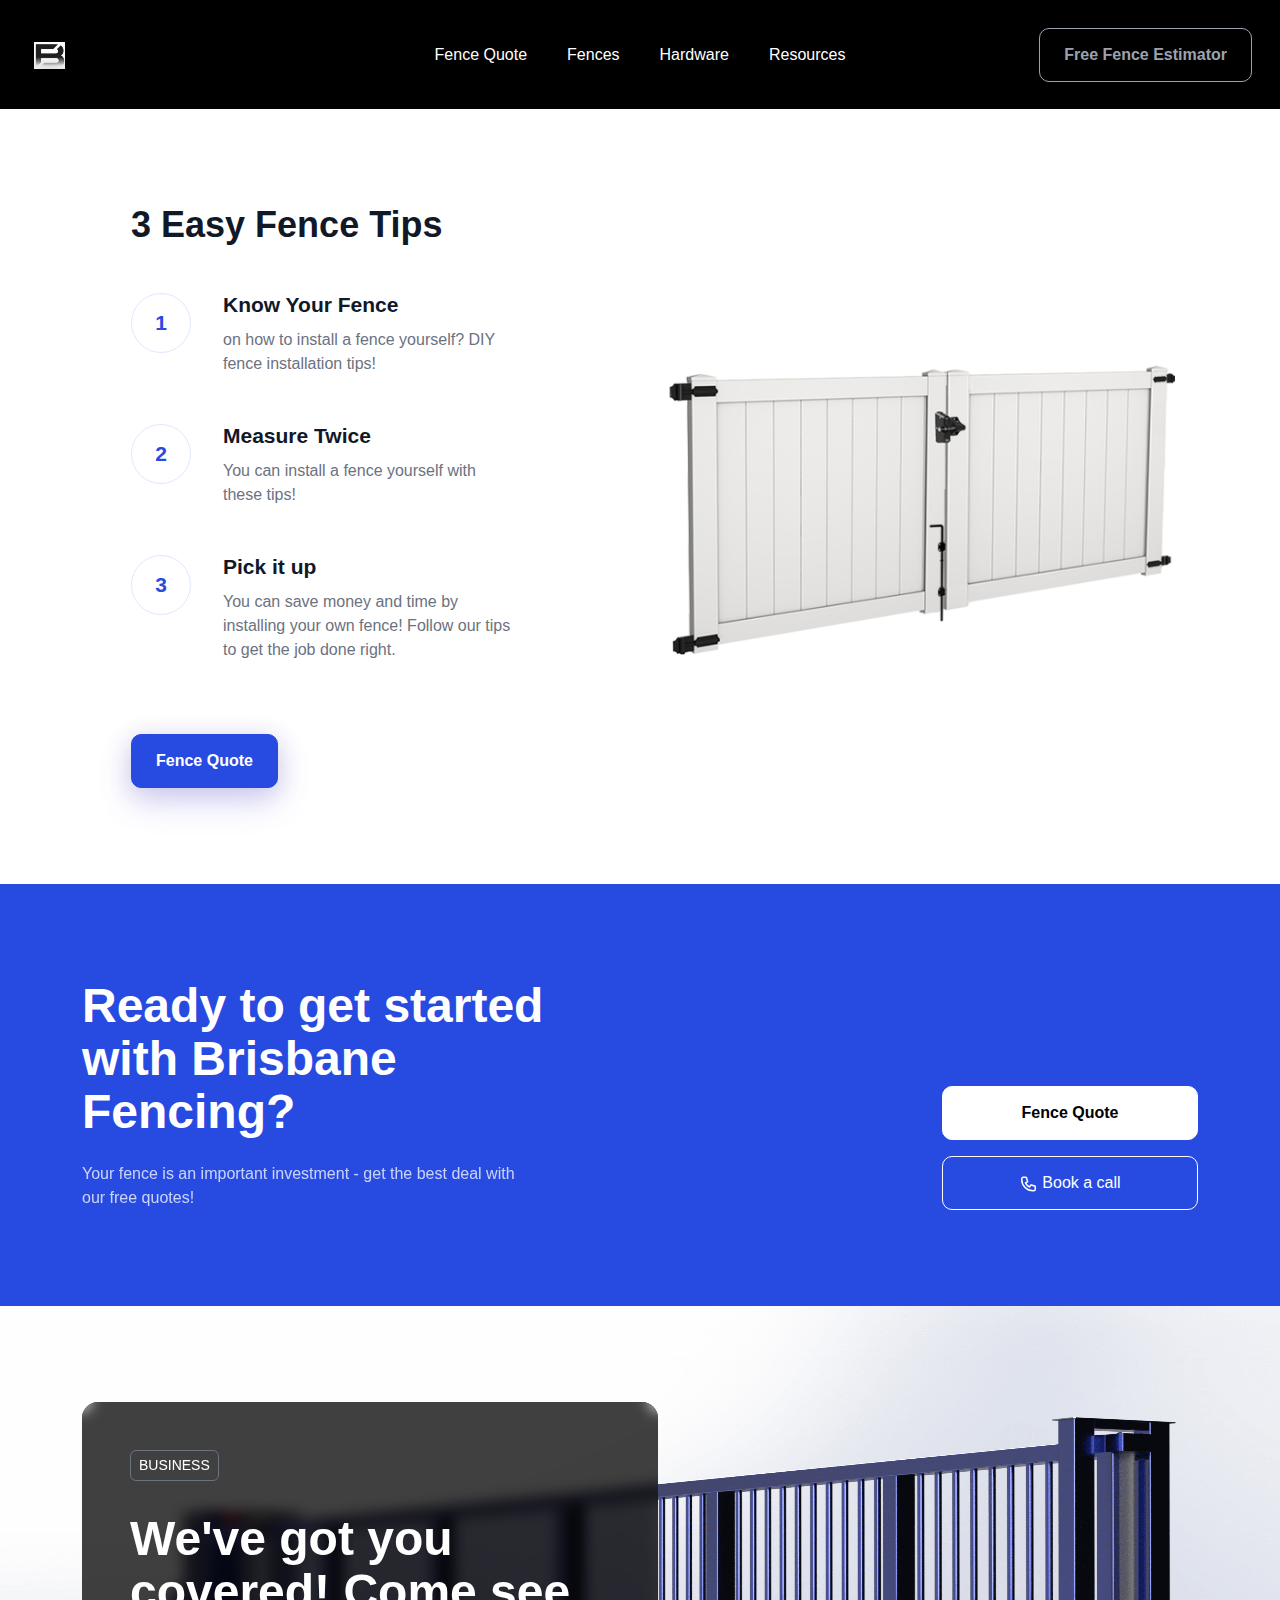
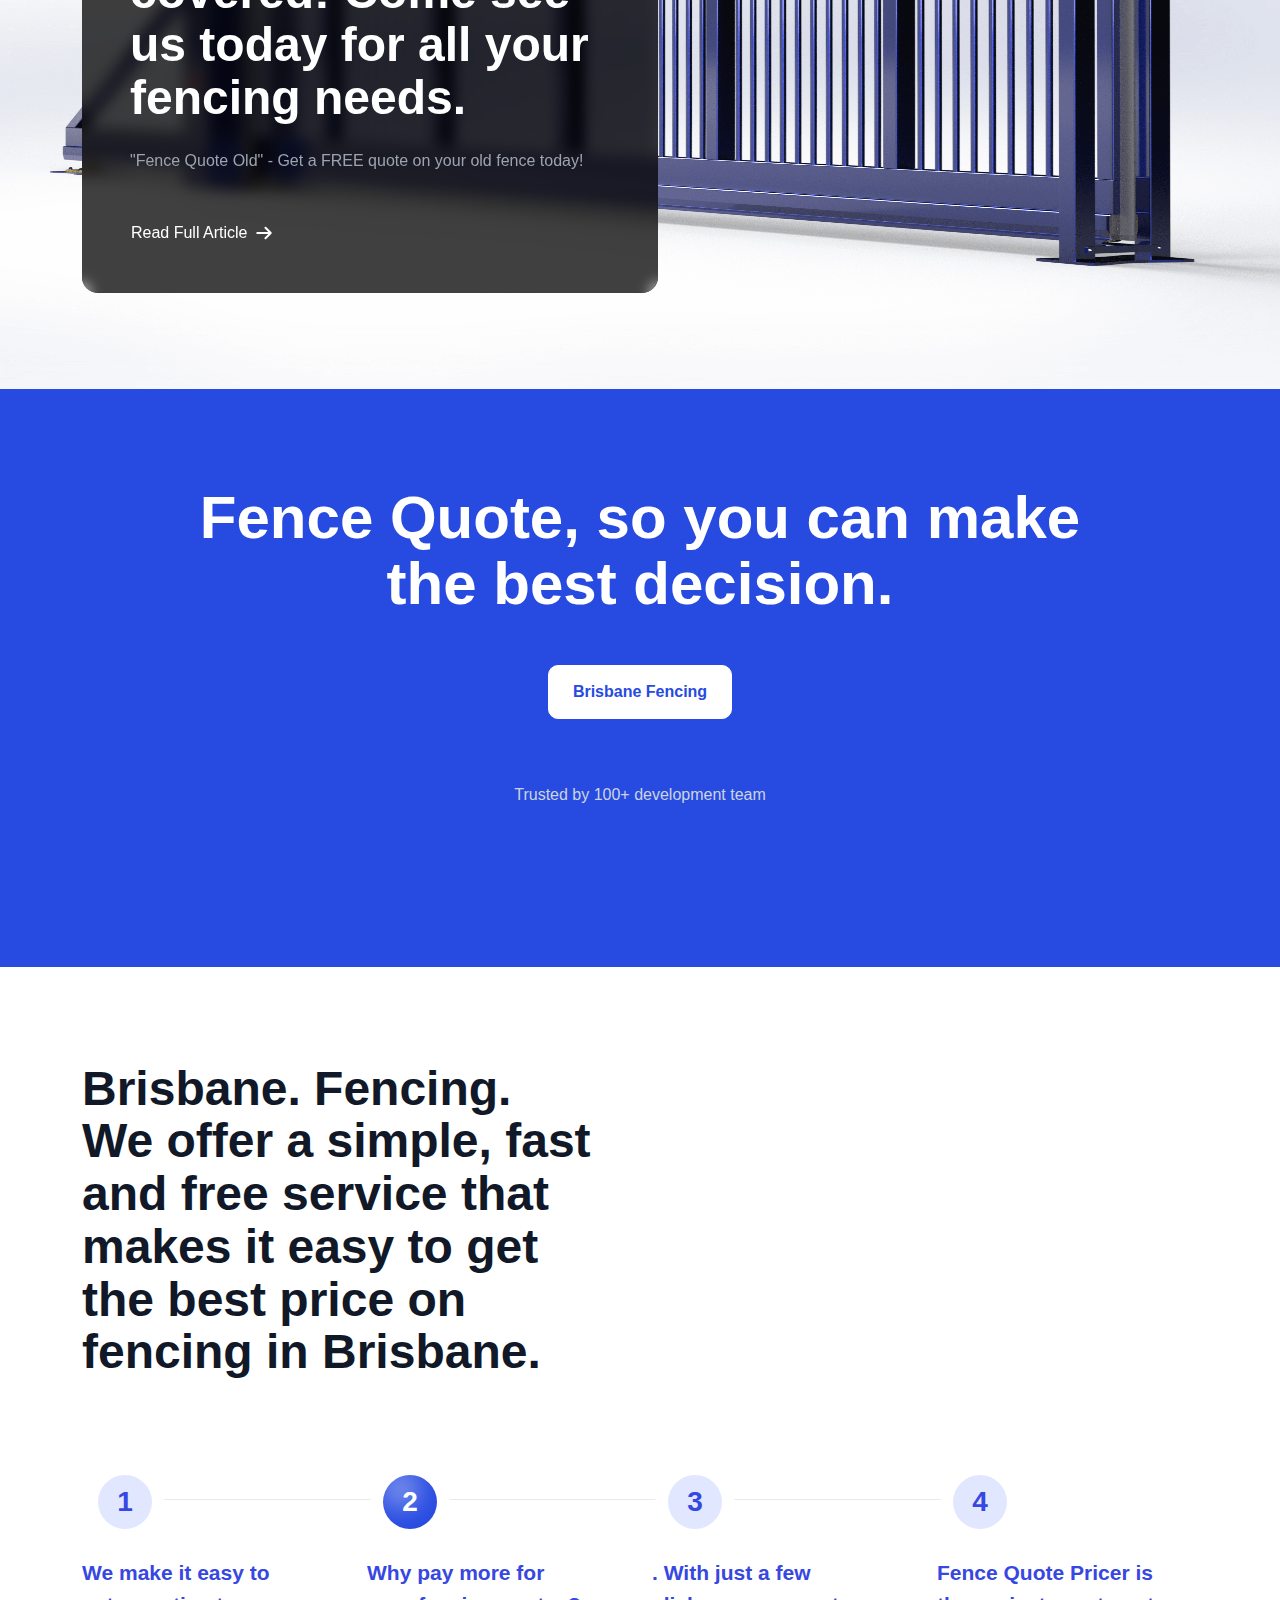
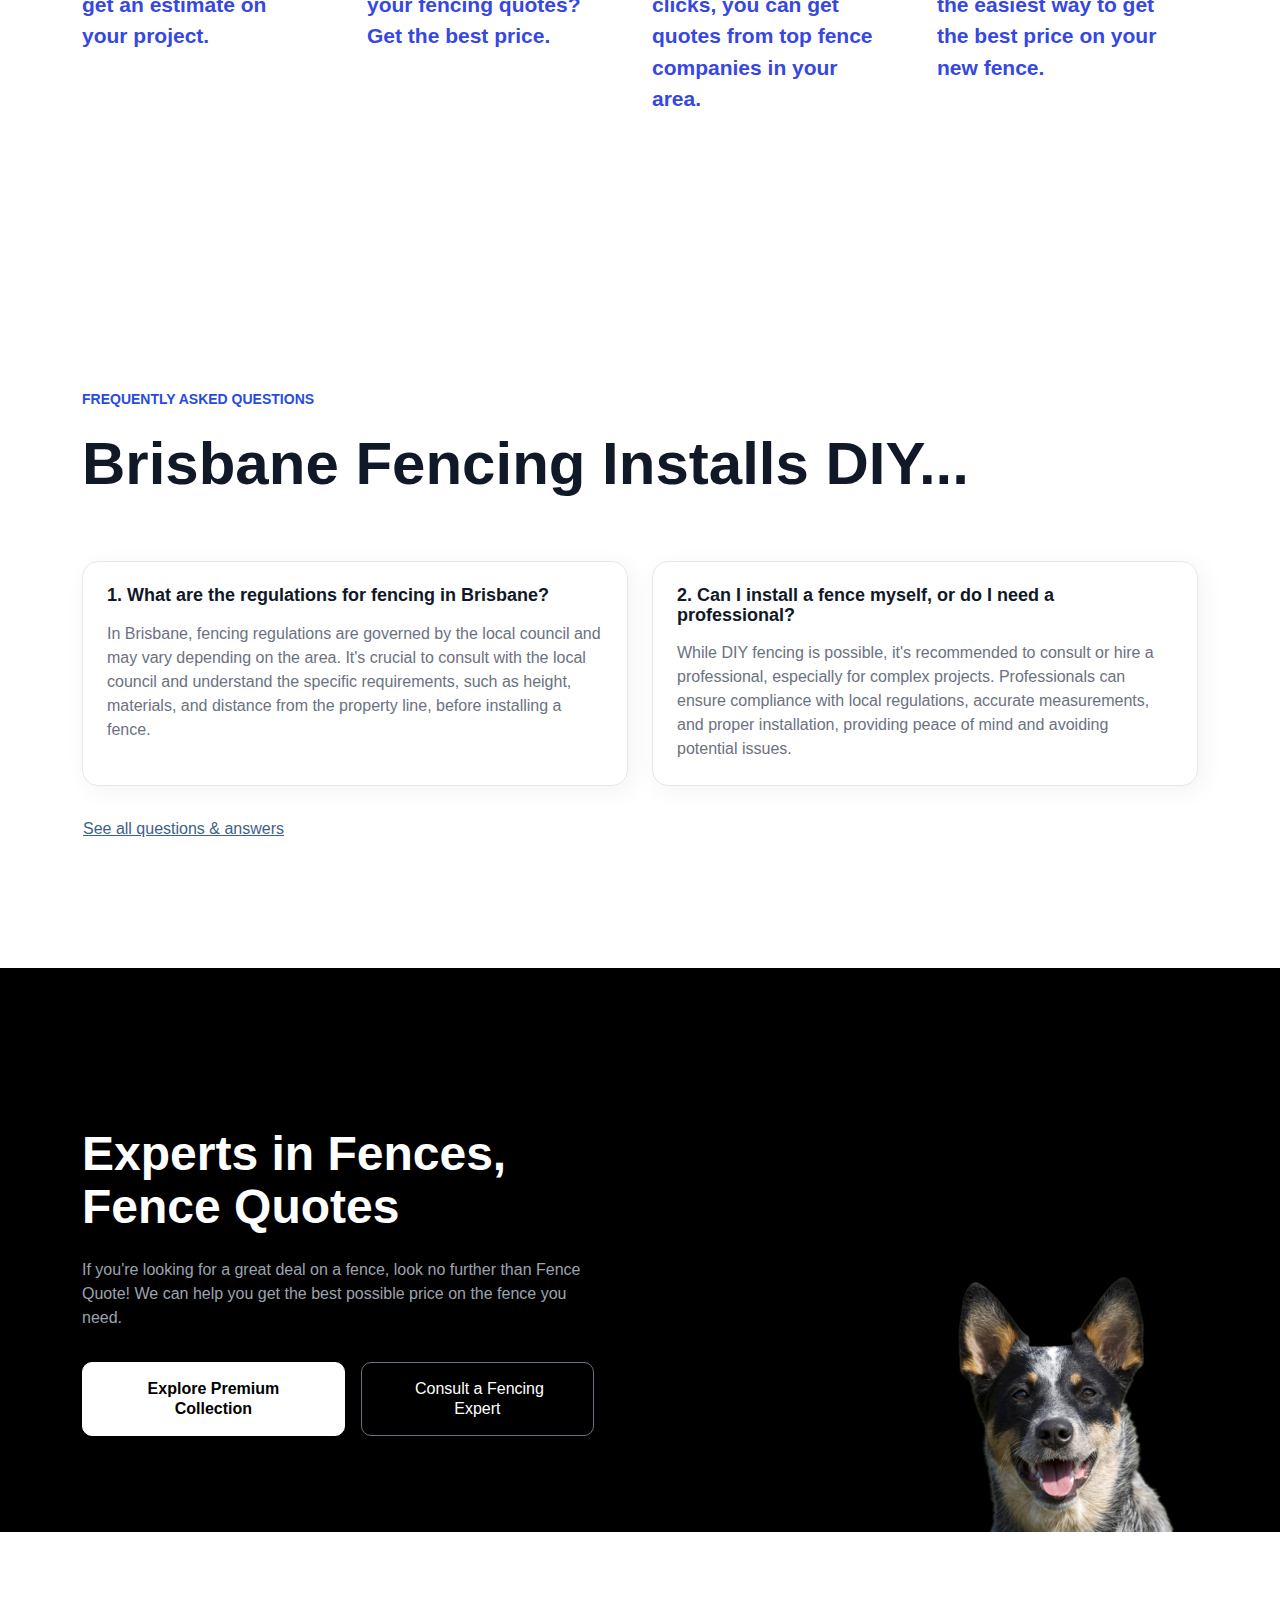
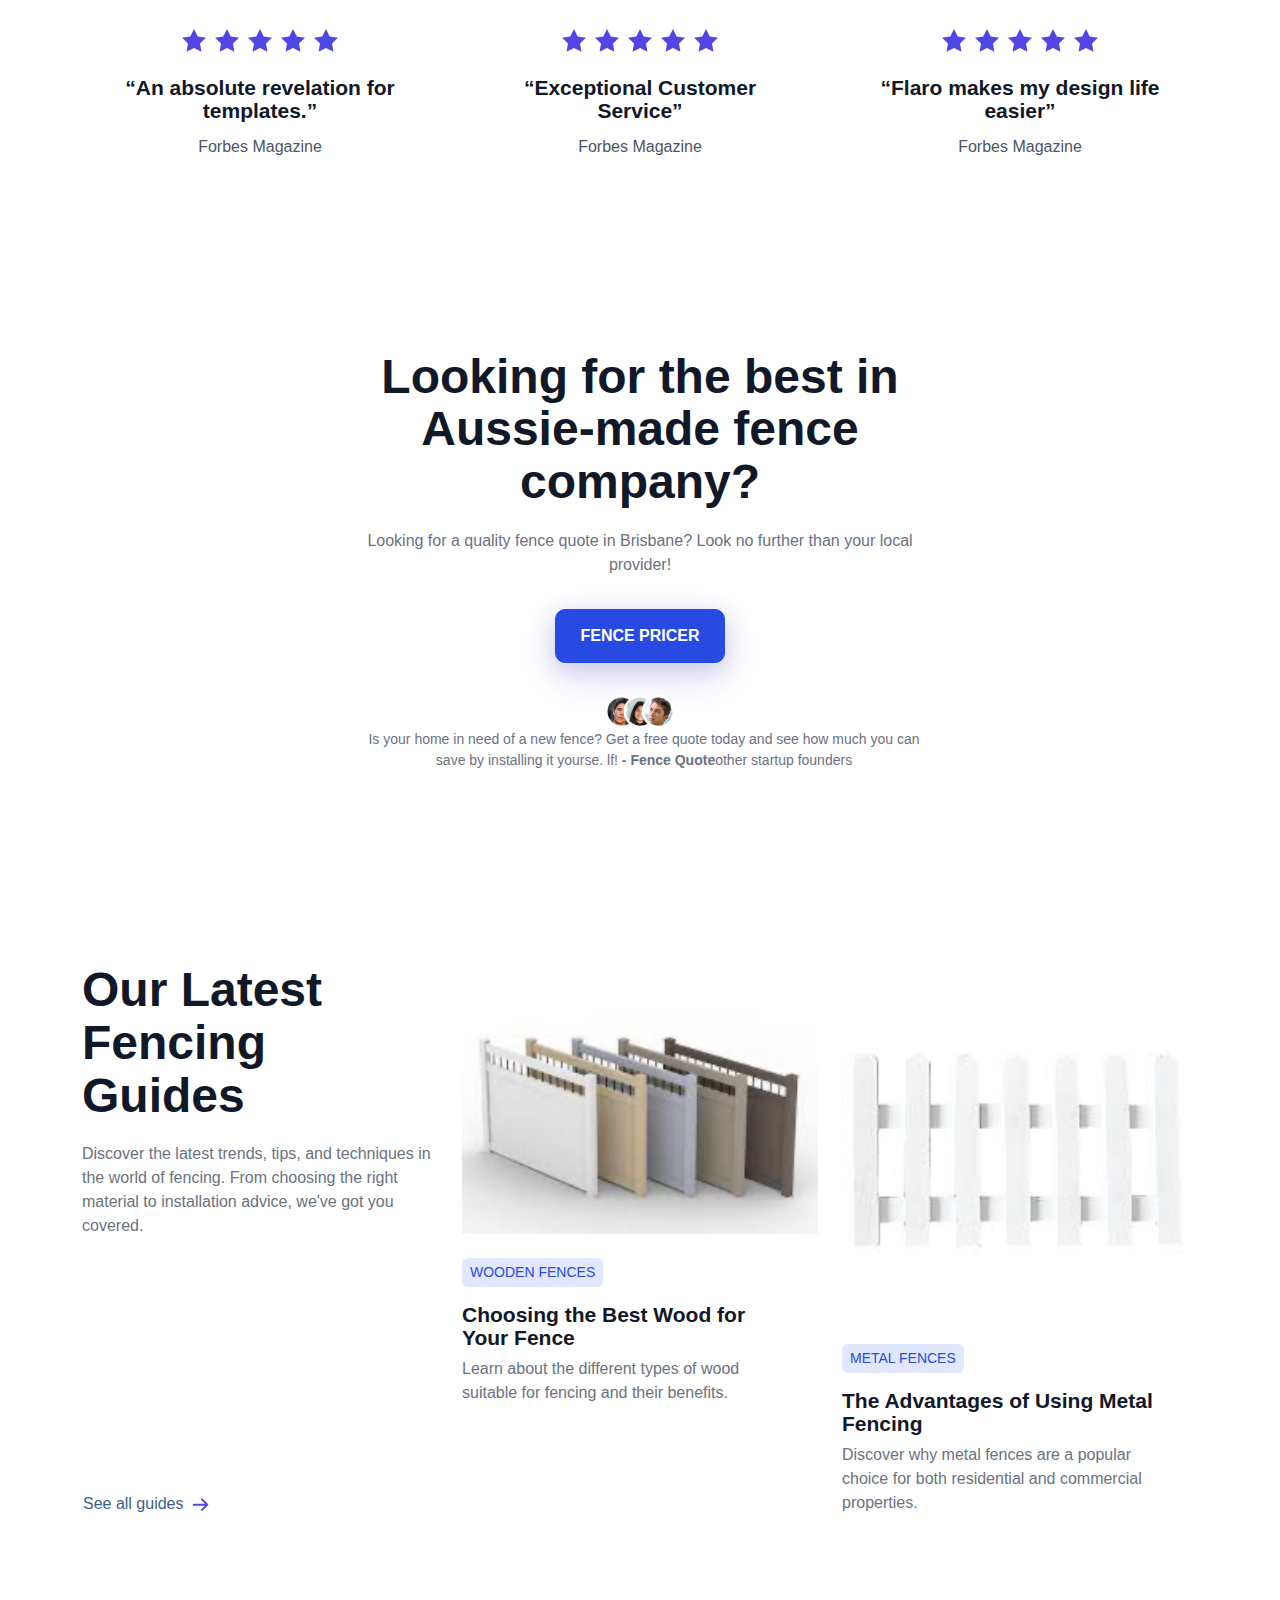
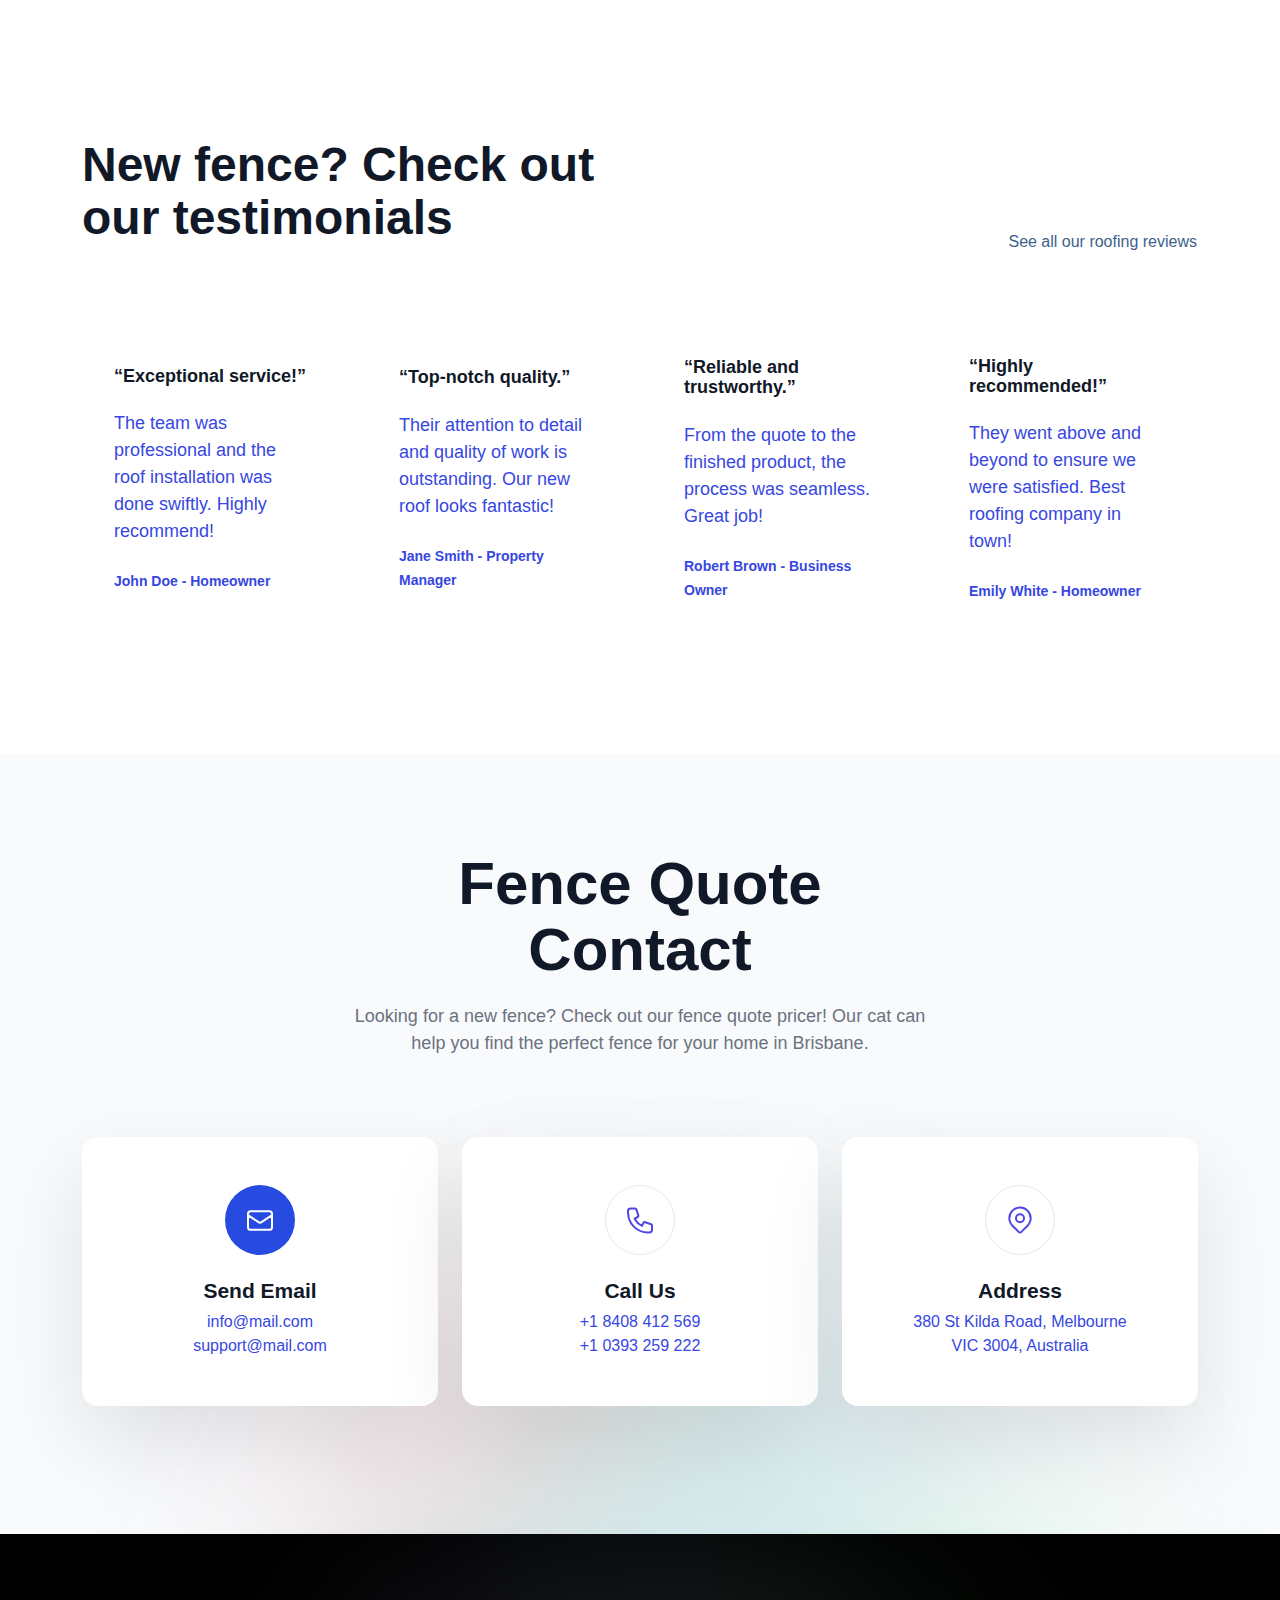
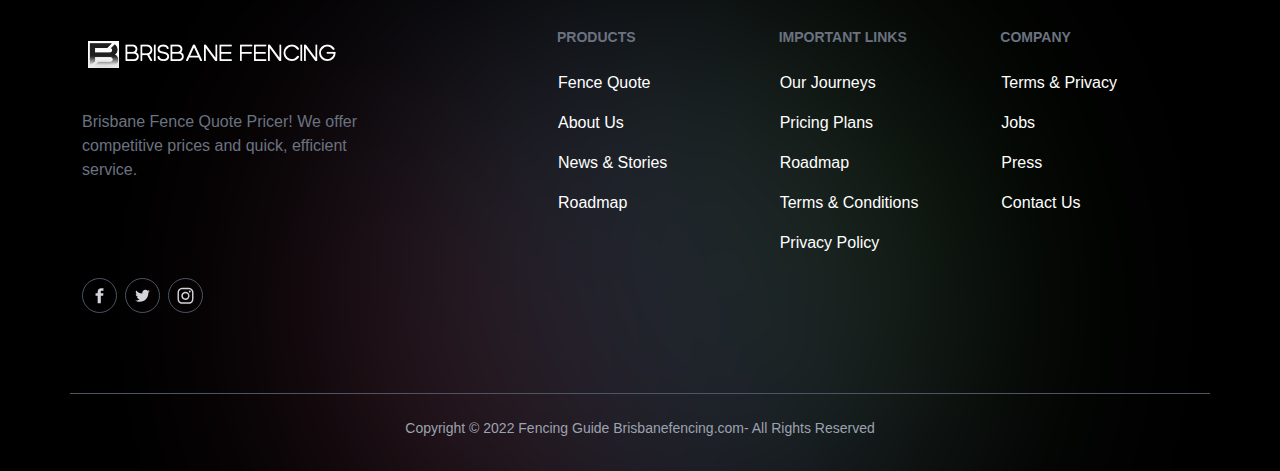
<file: a.html>
<!DOCTYPE html>
<html lang="en">
<head>
    <title>Brisbane Fencing, Fence Quote Pricer! </title>
    <meta charset="utf-8">
    <meta property="description" content="Brisbane Fencing  Quote Pricer! We offer competitive prices and quick, efficient service.
">
    <meta name="description" content="Brisbane Fencing  Quote Pricer! We offer competitive prices and quick, efficient service.
">
    <meta name="viewport" content="width=device-width, initial-scale=1, shrink-to-fit=no">
    <link rel="stylesheet" href="https://fonts.cdnfonts.com/css/general-sans?styles=135312,135310,135313,135303">
    <link rel="stylesheet" href="css/bootstrap/bootstrap.min.css">
    <link rel="stylesheet" href="css/main.css">
    <link rel="icon" type="image/png" sizes="32x32" href="shuffle-for-bootstrap.png">
</head>
<body>
    <div class="">
        
      <section><nav class="navbar navbar-expand-lg navbar-dark bg-black navs xvvv"><div class="container-fluid">
      <a class="navbar-brand" href="#"><img class="img-fluid" src="images/bf-5.png" alt=""></a>
        <div class="collapse navbar-collapse position-absolute top-50 start-50 translate-middle">
          <ul class="navbar-nav mx-auto">
      <li class="nav-item"><a class="nav-link" href="#">Fence Quote</a></li>
            <li class="nav-item"><a class="nav-link" href="fences.html">Fences</a></li>
            <li class="nav-item"><a class="nav-link" href="about.html">Hardware</a></li>
            <li class="nav-item"><a class="nav-link" href="resources.html">Resources</a></li>
          </ul>
      </div>
        <div class="d-none d-lg-block"><a class="btn btn-outline-secondary-light btns" href="#" contenteditable="false">Free Fence Estimator</a></div>
        <div class="d-lg-none">
          <button class="btn navbar-burger p-0">
            <svg class="text-primary" width="51" height="41" viewbox="0 0 56 56" fill="none" xmlns="http://www.w3.org/2000/svg"><rect width="56" height="56" rx="28" fill="currentColor"></rect><path d="M37 32H19M37 24H19" stroke="white" stroke-width="1.5" stroke-linecap="round" stroke-linejoin="round"></path></svg></button>
        </div>
        </div>
        </nav><div class="d-none navbar-menu position-fixed top-0 start-0 bottom-0 w-75 mw-xs" style="z-index: 9999;">
        <div class="navbar-close navbar-backdrop position-fixed top-0 start-0 end-0 bottom-0 bg-dark" style="opacity: 75%;"></div>
        <nav class="position-relative h-100 w-100 d-flex flex-column justify-content-between py-8 px-8 bg-white overflow-auto"><div class="d-flex align-items-center">
      <a class="me-auto h4 mb-0 text-decoration-none" href="#"><img class="img-fluid" src="flaro-assets/logos/flaro-logo-black.svg" alt=""></a><a class="navbar-close" href="#">
          <svg width="24" height="24" viewbox="0 0 24 24" fill="none" xmlns="http://www.w3.org/2000/svg"><path d="M6 18L18 6M6 6L18 18" stroke="#111827" stroke-width="2" stroke-linecap="round" stroke-linejoin="round"></path></svg></a>
      </div>
          <div class="py-16">
            <ul class="nav flex-column">
      <li class="nav-item mb-8"><a class="nav-link text-dark" href="#">Fence Quote</a></li>
              <li class="nav-item mb-8"><a class="nav-link text-dark" href="#">Fences</a></li>
              <li class="nav-item mb-8"><a class="nav-link text-dark" href="#">Hardware</a></li>
              <li class="nav-item"><a class="nav-link text-dark" href="#">Resources</a></li>
            </ul>
      </div>
          <div>
      <a class="btn w-100 fw-medium" href="#">Login</a><a class="btn w-100 btn-primary" href="#">Sign in</a>
      </div>
        </nav>
      </div>
      </section>
        
      <section class="py-12 py-sm-24"><div class="container">
          <div class="mw-6xl mx-auto">
            <div class="row align-items-center">
              <div class="col-12 col-lg-7 col-xl-6 mb-20 mb-lg-0">
                <div class="mw-md mx-auto">
                  <h4 class="mb-12 x12mb">3 Easy  Fence Tips</h4>
                  <div class="d-flex mb-8">
                    <div class="flex-shrink-0 d-flex align-items-center justify-content-center fs-6 fw-bold text-primary border border-primary-light rounded-pill" style="width: 60px; height: 60px;">1</div>
                    <div class="mw-xs ps-8">
                      <h5 class="fs-6 mb-3">Know Your Fence</h5>
                      <p class="text-secondary"> on how to install a fence yourself?  DIY fence installation tips!</p>
                    </div>
                  </div>
                  <div class="d-flex mb-8">
                    <div class="flex-shrink-0 d-flex align-items-center justify-content-center fs-6 fw-bold text-primary border border-primary-light rounded-pill" style="width: 60px; height: 60px;">2</div>
                    <div class="mw-xs ps-8">
                      <h5 class="fs-6 mb-3">Measure Twice</h5>
                      <p class="text-secondary">You can install a fence yourself with these tips!</p>
                    </div>
                  </div>
                  <div class="d-flex mb-14">
                    <div class="flex-shrink-0 d-flex align-items-center justify-content-center fs-6 fw-bold text-primary border border-primary-light rounded-pill" style="width: 60px; height: 60px;">3</div>
                    <div class="mw-xs ps-8">
                      <h5 class="fs-6 mb-3">Pick it up</h5>
                      <p class="text-secondary">You can save money and time by installing your own fence! Follow our tips to get the job done right.</p>
                    </div>
                  </div>
                  <a class="btn btn-primary shadow" href="#">Fence Quote </a>
                </div>
              </div>
              <div class="col-12 col-lg-5 col-xl-6">
                <img class="img-fluid d-block mx-auto" src="images/4x10solidprivgate.png" alt="">
      </div>
            </div>
          </div>
        </div>
      </section>
        
      <section class="py-12 py-sm-24 bg-primary position-relative"><div class="container position-relative">
          <div class="mw-md mx-auto mw-lg-none">
            <div class="row align-items-end">
              <div class="col-12 col-lg-6 col-xl-8 mb-16 mb-lg-0 x12">
                <div class="mw-lg">
                  <h1 class="h3 text-white mb-6">Ready to get started with Brisbane Fencing?</h1>
                  <div class="mw-md opacity-75">
                    <p class="text-white mb-0">Your fence is an important investment - get the best deal with our free quotes!</p>
                  </div>
                </div>
              </div>
              <div class="col-12 col-lg-6 col-xl-4">
                <div class="d-flex w-100 ps-xl-16 flex-column ms-lg-auto mw-lg-xs">
                  <a class="btn mb-4 btn-light fw-medium" href="#">Fence Quote </a>
                  <a class="btn btn-outline-light" href="#">
                    <svg width="19" height="18" viewbox="0 0 19 18" fill="none" xmlns="http://www.w3.org/2000/svg"><path d="M2.75 3.75C2.75 2.92157 3.42157 2.25 4.25 2.25H6.70943C7.03225 2.25 7.31886 2.45657 7.42094 2.76283L8.5443 6.13291C8.66233 6.48699 8.50203 6.87398 8.1682 7.0409L6.47525 7.88737C7.30194 9.72091 8.77909 11.1981 10.6126 12.0247L11.4591 10.3318C11.626 9.99796 12.013 9.83767 12.3671 9.9557L15.7372 11.0791C16.0434 11.1811 16.25 11.4677 16.25 11.7906V14.25C16.25 15.0784 15.5784 15.75 14.75 15.75H14C7.7868 15.75 2.75 10.7132 2.75 4.5V3.75Z" stroke="currentColor" stroke-width="1.5" stroke-linecap="round" stroke-linejoin="round"></path></svg><span class="ms-1 fw-medium">Book a call</span>
                  </a>
                </div>
              </div>
            </div>
          </div>
        </div>
      </section>
        
      <section class="py-12 py-sm-24 position-relative overflow-hidden"><img class="position-absolute top-0 start-0 w-100 h-100" src="images/D5800-Heavy-Duty-Cantilever-Sliding-Gates.png" alt="">
        <div class="container">
          <div class="mw-lg mw-lg-xl py-12 px-8 px-md-12 rounded-4 bg-black bg-opacity-75 position-relative overflow-hidden">
            <div class="position-absolute top-0 start-0 w-100 h-100" style="backdrop-filter: blur(7px);"></div>
            <div class="position-relative">
      <span class="d-inline-block mb-8 py-1 px-2 fs-9 text-white text-uppercase border border-secondary rounded">business</span>
              <h3 class="text-white mb-6">We've got you covered! Come see us today for all your fencing needs.</h3>
              <p class="text-secondary-light mb-12">"Fence Quote Old" - Get a FREE quote on your old fence today!</p>
      <a class="btn btn-link p-0 d-inline-flex align-items-center fw-light text-light" href="#"><span class="me-2">Read Full Article</span>
                <svg width="16" height="14" viewbox="0 0 16 14" fill="none" xmlns="http://www.w3.org/2000/svg">
                  <path d="M9.5 1.75L14.75 7M14.75 7L9.5 12.25M14.75 7L1.25 7" stroke="white" stroke-width="2" stroke-linecap="round" stroke-linejoin="round"></path>
                </svg></a>
            </div>
          </div>
        </div>
      </section>
        
      <section class="py-12 py-sm-24 pb-md-32 bg-primary py12x"><div class="container">
          <div class="mw-4xl mx-auto text-center">
            <h1 class="h2 text-white mb-12 h21">Fence Quote, so you can make the best decision.</h1>
            <a class="btn mb-16 btn-light fw-medium text-primary" href="#">Brisbane Fencing</a>
            <p class="text-light-dark mb-8 xtt">Trusted by 100+ development team</p>
            <div class="mw-6xl mx-auto">
              
            </div>
          </div>
        </div>
      </section>
        
      <section class="py-12 py-sm-24 pb-md-32">
        <div class="container">
          <div class="mw-xs mw-sm-2xl mx-auto mw-lg-none">
            <h3 class="mw-md mw-lg-lg mb-24 hhhkk">Brisbane. Fencing. We offer a simple, fast and free service that makes it easy to get the best price on fencing in Brisbane.</h3>
            <div class="row">
              <div class="col-12 col-sm-6 col-lg-3 mb-12 mb-lg-0 position-relative">
                <div class="d-none d-sm-block position-absolute top-0 start-0 ms-12 w-100 bg-light-dark bg-opacity-50 mt-6" style="height: 1px;"></div>
                <div class="mw-xs pe-10 overflow-hidden position-relative">
                  <div class="d-inline-flex px-4 bg-white rounded-pill">
                    <div class="d-flex mb-7 align-items-center justify-content-center fs-5 fw-bold bg-primary-light rounded-pill" style="width: 54px; height: 54px;"><span>1</span></div>
                  </div>
                  <p class="fs-6 fw-semibold">We make it easy to get an estimate on your project.</p>
                </div>
              </div>
              <div class="col-12 col-sm-6 col-lg-3 mb-12 mb-lg-0 position-relative">
                <div class="d-none d-lg-block position-absolute top-0 start-0 ms-12 w-100 bg-light-dark bg-opacity-50 mt-6" style="height: 1px;"></div>
                <div class="mw-xs pe-10 overflow-hidden position-relative">
                  <!-- <div class="d-block d-sm-none d-lg-block position-absolute top-0 start-0 ms-20 w-100 bg-light-dark bg-opacity-50 mt-6" style="height: 1px;"></div>-->
                  <div class="d-inline-flex px-4 bg-white rounded-pill">
                    <div class="position-relative d-flex mb-7 align-items-center justify-content-center fs-5 text-white fw-bold bg-primary rounded-pill" style="width: 54px; height: 54px;">
      <img class="position-absolute top-0 start-0" src="flaro-assets/images/how-it-works/gradient.svg" alt=""><span class="position-relative">2</span>
      </div>
                  </div>
                  <p class="fs-6 fw-semibold">Why pay more for your fencing quotes? Get the best price.</p>
                </div>
              </div>
              <div class="col-12 col-sm-6 col-lg-3 mb-12 mb-sm-0 position-relative">
                <div class="d-none d-sm-block position-absolute top-0 start-0 ms-12 w-100 bg-light-dark bg-opacity-50 mt-6" style="height: 1px;"></div>
                <div class="mw-xs pe-10 overflow-hidden position-relative">
                  <div class="d-inline-flex px-4 bg-white rounded-pill">
                    <div class="d-flex mb-7 align-items-center justify-content-center fs-5 fw-bold bg-primary-light rounded-pill" style="width: 54px; height: 54px;"><span>3</span></div>
                  </div>
                  <p class="fs-6 fw-semibold">. With just a few clicks, you can get quotes from top fence companies in your area.</p>
                </div>
              </div>
              <div class="col-12 col-sm-6 col-lg-3">
                <div class="mw-xs pe-10 overflow-hidden position-relative">
                  <div class="d-inline-flex px-4 bg-white rounded-pill">
                    <div class="d-flex mb-7 align-items-center justify-content-center fs-5 fw-bold bg-primary-light rounded-pill" style="width: 54px; height: 54px;"><span>4</span></div>
                  </div>
                  <p class="fs-6 fw-semibold">Fence Quote Pricer is the easiest way to get the best price on your new fence.</p>
                </div>
              </div>
            </div>
          </div>
        </div>
      </section>
        
      <section class="py-12 py-sm-24 py-md-32"><div class="container">
          <span class="fs-9 fw-semibold text-primary text-uppercase">Frequently Asked Questions</span>
          <h2 class="mt-5 mb-16" contenteditable="true">Brisbane Fencing Installs DIY...</h2>
          <div class="mw-6xl">
            <div class="row mb-n8">
              <div class="col-12 col-sm-6 mb-8">
                <div class="mw-lg mw-sm-none mx-auto h-100 p-6 rounded-4 border shadow-sm">
                  <h5 class="mb-4">1. What are the regulations for fencing in Brisbane?</h5>
                  <p class="text-secondary">In Brisbane, fencing regulations are governed by the local council and may vary depending on the area. It's crucial to consult with the local council and understand the specific requirements, such as height, materials, and distance from the property line, before installing a fence.</p>
                </div>
              </div>
              <div class="col-12 col-sm-6 mb-8">
                <div class="mw-lg mw-sm-none mx-auto h-100 p-6 rounded-4 border shadow-sm">
                  <h5 class="mb-4">2. Can I install a fence myself, or do I need a professional?</h5>
                  <p class="text-secondary mb-0">While DIY fencing is possible, it's recommended to consult or hire a professional, especially for complex projects. Professionals can ensure compliance with local regulations, accurate measurements, and proper installation, providing peace of mind and avoiding potential issues.</p>
                </div>
              </div>
            </div>
          </div>
          <a class="btn p-0 btn-link mt-8 text-decoration-underline" href="#">See all questions &amp; answers</a>
        </div>
      </section>
        
      <section class="pt-24 pb-lg-24 pt-md-40 bg-black position-relative xccbg xpt4 xxbg"><img class="position-absolute bottom-0 end-0" src="images/australian-cattle-dog-portrait-523096669-5873e59e5f9b584db35cdf58-removebg-preview-2-png-1695302768036.webp" alt=""><div class="container position-relative">
          <div class="mw-md mx-auto mb-16 mb-lg-0 mw-lg-none">
            <div class="row align-items-end xro">
              <div class="col-12 col-lg-6 col-xl-8 mb-16 mb-lg-0">
                <div class="mw-lg">
                  <h1 class="h3 text-white mb-6 xhh3">Experts in Fences, Fence Quotes </h1>
                  <p class="text-secondary-light mb-8">If you're looking for a great deal on a fence, look no further than Fence Quote! We can help you get the best possible price on the fence you need.</p>
                  <div class="d-flex flex-column flex-md-row">
                    <a class="btn mb-4 mb-md-0 me-md-4 btn-light fw-medium" href="#">Explore Premium Collection</a>
                    <a class="btn btn-outline-secondary" href="#"><span class="ms-1 fw-medium text-white">Consult a Fencing Expert</span></a>
                  </div>
                </div>
              </div>
            </div>
          </div>
        </div>
      </section>
        
      <section class="py-12 py-sm-24">
        <div class="container">
          <div class="mw-6xl mx-auto">
            <div class="row align-items-center">
              <div class="col-12 col-md-4 mb-16 mb-md-0">
                <div class="mw-xs text-center mx-auto">
                  <svg width="156" height="23" viewbox="0 0 156 23" fill="none" xmlns="http://www.w3.org/2000/svg">
                    <path d="M12 0L15.708 7.512L24 8.7168L18 14.5656L19.416 22.824L12 18.9264L4.584 22.824L6 14.5656L0 8.7168L8.292 7.512L12 0Z" fill="#4F46E5"></path>
                    <path d="M45 0L48.708 7.512L57 8.7168L51 14.5656L52.416 22.824L45 18.9264L37.584 22.824L39 14.5656L33 8.7168L41.292 7.512L45 0Z" fill="#4F46E5"></path>
                    <path d="M78 0L81.708 7.512L90 8.7168L84 14.5656L85.416 22.824L78 18.9264L70.584 22.824L72 14.5656L66 8.7168L74.292 7.512L78 0Z" fill="#4F46E5"></path>
                    <path d="M111 0L114.708 7.512L123 8.7168L117 14.5656L118.416 22.824L111 18.9264L103.584 22.824L105 14.5656L99 8.7168L107.292 7.512L111 0Z" fill="#4F46E5"></path>
                    <path d="M144 0L147.708 7.512L156 8.7168L150 14.5656L151.416 22.824L144 18.9264L136.584 22.824L138 14.5656L132 8.7168L140.292 7.512L144 0Z" fill="#4F46E5"></path>
                  </svg>
                  <h5 class="fs-6 mt-6 mb-3">“An absolute revelation for templates.”</h5><span class="text-secondary-dark">Forbes Magazine</span>
                </div>
              </div>
              <div class="col-12 col-md-4 mb-16 mb-md-0">
                <div class="mw-xs text-center mx-auto">
                  <svg width="156" height="23" viewbox="0 0 156 23" fill="none" xmlns="http://www.w3.org/2000/svg">
                    <path d="M12 0L15.708 7.512L24 8.7168L18 14.5656L19.416 22.824L12 18.9264L4.584 22.824L6 14.5656L0 8.7168L8.292 7.512L12 0Z" fill="#4F46E5"></path>
                    <path d="M45 0L48.708 7.512L57 8.7168L51 14.5656L52.416 22.824L45 18.9264L37.584 22.824L39 14.5656L33 8.7168L41.292 7.512L45 0Z" fill="#4F46E5"></path>
                    <path d="M78 0L81.708 7.512L90 8.7168L84 14.5656L85.416 22.824L78 18.9264L70.584 22.824L72 14.5656L66 8.7168L74.292 7.512L78 0Z" fill="#4F46E5"></path>
                    <path d="M111 0L114.708 7.512L123 8.7168L117 14.5656L118.416 22.824L111 18.9264L103.584 22.824L105 14.5656L99 8.7168L107.292 7.512L111 0Z" fill="#4F46E5"></path>
                    <path d="M144 0L147.708 7.512L156 8.7168L150 14.5656L151.416 22.824L144 18.9264L136.584 22.824L138 14.5656L132 8.7168L140.292 7.512L144 0Z" fill="#4F46E5"></path>
                  </svg>
                  <h5 class="fs-6 mt-6 mb-3">“Exceptional Customer Service”</h5><span class="text-secondary-dark">Forbes Magazine</span>
                </div>
              </div>
              <div class="col-12 col-md-4">
                <div class="mw-xs text-center mx-auto">
                  <svg width="156" height="23" viewbox="0 0 156 23" fill="none" xmlns="http://www.w3.org/2000/svg">
                    <path d="M12 0L15.708 7.512L24 8.7168L18 14.5656L19.416 22.824L12 18.9264L4.584 22.824L6 14.5656L0 8.7168L8.292 7.512L12 0Z" fill="#4F46E5"></path>
                    <path d="M45 0L48.708 7.512L57 8.7168L51 14.5656L52.416 22.824L45 18.9264L37.584 22.824L39 14.5656L33 8.7168L41.292 7.512L45 0Z" fill="#4F46E5"></path>
                    <path d="M78 0L81.708 7.512L90 8.7168L84 14.5656L85.416 22.824L78 18.9264L70.584 22.824L72 14.5656L66 8.7168L74.292 7.512L78 0Z" fill="#4F46E5"></path>
                    <path d="M111 0L114.708 7.512L123 8.7168L117 14.5656L118.416 22.824L111 18.9264L103.584 22.824L105 14.5656L99 8.7168L107.292 7.512L111 0Z" fill="#4F46E5"></path>
                    <path d="M144 0L147.708 7.512L156 8.7168L150 14.5656L151.416 22.824L144 18.9264L136.584 22.824L138 14.5656L132 8.7168L140.292 7.512L144 0Z" fill="#4F46E5"></path>
                  </svg>
                  <h5 class="fs-6 mt-6 mb-3">“Flaro makes my design life easier”</h5><span class="text-secondary-dark">Forbes Magazine</span>
                </div>
              </div>
            </div>
          </div>
        </div>
      </section>
        
      <section class="py-12 py-sm-24 f ghg jjj">
        <div class="container">
          <div class="mw-xl mx-auto text-center">
            <h1 class="text-center h3 mb-5">Looking for the best in Aussie-made fence company? </h1>
            <p class="fs-8 text-secondary mb-8">Looking for a quality fence quote in Brisbane? Look no further than your local provider!</p>
      <a class="btn mb-8 btn-primary shadow" href="about.html">FENCE PRICER</a>
            <div>
      <img class="d-inline-block" src="flaro-assets/images/cta/avatar-circle.png" alt=""><img class="d-inline-block ms-n4" src="flaro-assets/images/cta/avatar-circle2.png" alt=""><img class="d-inline-block ms-n4" src="flaro-assets/images/cta/avatar-circle3.png" alt=""><span class="d-inline-block ms-2 fs-9 text-secondary"><span>Is your home in need of a new fence? Get a free quote today and see how much you can save by installing it yourse.       lf!</span><span class="fw-bold"> - Fence Quote</span><span>other startup founders</span></span>
      </div>
          </div>
        </div>
      </section>
        
      <section class="py-12 py-sm-24 pb-md-32"><div class="container">
          <div class="mw-4xl mx-auto mw-xl-none">
            <div class="row">
              <div class="col-12 col-xl-4 mb-12 mb-xl-0">
                <div class="d-flex flex-column h-100 mw-md mx-auto">
                  <h3 class="mb-5">Our Latest Fencing Guides</h3>
                  <p class="text-secondary mb-20">Discover the latest trends, tips, and techniques in the world of fencing. From choosing the right material to installation advice, we've got you covered.</p>
                  <a class="btn mt-auto btn-link fw-light p-0 d-flex align-items-center" href="#"><span class="me-2">See all guides</span>
                    <svg width="17" height="13" viewbox="0 0 17 13" fill="none" xmlns="http://www.w3.org/2000/svg"><path d="M10 1.38501L15.25 6.63501M15.25 6.63501L10 11.885M15.25 6.63501L1.75 6.63501" stroke="#4F46E5" stroke-width="2" stroke-linecap="round" stroke-linejoin="round"></path></svg></a>
                </div>
              </div>
              <div class="col-12 col-md-6 col-xl-4 text-center mb-12 mb-md-0"><a class="d-block text-decoration-none mw-md fw-medium text-start lh-base" href="#"><img class="d-block mb-6 w-100 img-fluid" src="images/images-8-jpeg-1695291251821.webp" alt=""><div class="mw-xs">
      <span class="d-inline-block mb-4 py-1 px-2 fs-9 text-primary text-uppercase bg-primary-light rounded">Wooden Fences</span>
                  <h5 class="fs-6 mb-2">Choosing the Best Wood for Your Fence</h5>
                  <p class="text-secondary mb-0">Learn about the different types of wood suitable for fencing and their benefits.</p>
                </div></a></div>
              <div class="col-12 col-md-6 col-xl-4 text-center"><a class="d-block text-decoration-none mw-md fw-medium text-start lh-base" href="#"><img class="d-block mb-6 w-100 img-fluid" src="images/images-3.jpeg" alt=""><div class="mw-xs">
      <span class="d-inline-block mb-4 py-1 px-2 fs-9 text-primary text-uppercase bg-primary-light rounded">Metal Fences</span>
                  <h5 class="fs-6 mb-2">The Advantages of Using Metal Fencing</h5>
                  <p class="text-secondary mb-0">Discover why metal fences are a popular choice for both residential and commercial properties.</p>
                </div></a></div>
            </div>
          </div>
        </div>
      </section>
        
      <section class="py-12 py-sm-24 pb-md-32 position-relative overflow-hidden"><div class="container position-relative">
          <div class="row mb-14 align-items-end position-relative">
            <div class="col-12 col-md-6 mb-6 mb-md-0">
              <h1 class="h3">New fence? Check out our testimonials</h1>
            </div>
            <div class="col-12 col-md-6 text-md-end"><a class="btn p-0 btn-link" href="#">See all our roofing reviews</a></div>
          </div>
          <div class="row mb-n6 align-items-center position-relative">
            <div class="col-12 col-md-6 col-xl-3 mb-6 position-relative">
              <div class="mw-sm mx-auto h-100 py-6 px-8 bg-white bg-opacity-75 rounded-3">
                <!-- You can replace the SVG with a roofing-related icon or logo -->
                <h5 class="mt-6 mb-6">“Exceptional service!”</h5>
                <p class="fs-7 mb-6 mb">The team was professional and the roof installation was done swiftly. Highly recommend!</p>
      <span class="fs-9 fw-bold">John Doe - Homeowner</span>
              </div>
            </div>
            <div class="col-12 col-md-6 col-xl-3 mb-6 position-relative">
              <div class="mw-sm mx-auto h-100 py-6 px-8 bg-white bg-opacity-75 rounded-3">
                <!-- You can replace the SVG with a roofing-related icon or logo -->
                <h5 class="mt-6 mb-6">“Top-notch quality.”</h5>
                <p class="fs-7 mb-6 mb2">Their attention to detail and quality of work is outstanding. Our new roof looks fantastic!</p>
      <span class="fs-9 fw-bold">Jane Smith - Property Manager</span>
              </div>
            </div>
            <div class="col-12 col-md-6 col-xl-3 mb-6 position-relative">
              <div class="mw-sm mx-auto h-100 py-6 px-8 bg-white bg-opacity-75 rounded-3">
                <!-- You can replace the SVG with a roofing-related icon or logo -->
                <h5 class="mt-6 mb-6">“Reliable and trustworthy.”</h5>
                <p class="fs-7 mb-6 mb">From the quote to the finished product, the process was seamless. Great job!</p>
      <span class="fs-9 fw-bold">Robert Brown - Business Owner</span>
              </div>
            </div>
            <div class="col-12 col-md-6 col-xl-3 mb-6 position-relative">
              <div class="mw-sm mx-auto h-100 py-6 px-8 bg-white bg-opacity-75 rounded-3">
                <!-- You can replace the SVG with a roofing-related icon or logo -->
                <h5 class="mt-6 mb-6">“Highly recommended!”</h5>
                <p class="fs-7 mb-6 mbh">They went above and beyond to ensure we were satisfied. Best roofing company in town!</p>
      <span class="fs-9 fw-bold">Emily White - Homeowner</span>
              </div>
            </div>
          </div>
        </div>
      </section>
        
      <section class="py-12 py-sm-24 pb-md-32 bg-info-light position-relative overflow-hidden"><img class="position-absolute bottom-0 start-0 ms-20" src="flaro-assets/images/contact/gradient.svg" alt="">
        <div class="container position-relative">
          <div class="mw-xl mb-20 mx-auto text-center">
            <h2 class="mb-5">Fence Quote Contact</h2>
            <p class="fs-7 text-secondary">Looking for a new fence? Check out our fence quote pricer! Our cat can help you find the perfect fence for your home in Brisbane.</p>
          </div>
          <div class="row">
            <div class="col-12 col-lg-4 mb-8 mb-lg-0">
              <div class="mw-md mx-auto py-12 px-8 bg-white rounded-4 text-center shadow-lg">
                <div class="d-flex mb-6 mx-auto align-items-center justify-content-center bg-primary rounded-pill" style="width: 70px; height: 70px;">
                  <svg width="26" height="21" viewbox="0 0 26 21" fill="none" xmlns="http://www.w3.org/2000/svg">
                    <path d="M1 5.16663L11.5208 12.1805C12.4165 12.7776 13.5835 12.7776 14.4792 12.1805L25 5.16663M3.66667 19.8333H22.3333C23.8061 19.8333 25 18.6394 25 17.1666V3.83329C25 2.36053 23.8061 1.16663 22.3333 1.16663H3.66667C2.19391 1.16663 1 2.36053 1 3.83329V17.1666C1 18.6394 2.19391 19.8333 3.66667 19.8333Z" stroke="white" stroke-width="2" stroke-linecap="round" stroke-linejoin="round"></path>
                  </svg>
                </div>
                <h6 class="fs-6">Send Email</h6>
      <span class="d-block">info@mail.com</span><span>support@mail.com</span>
              </div>
            </div>
            <div class="col-12 col-lg-4 mb-8 mb-lg-0">
              <div class="mw-md mx-auto py-12 px-8 bg-white rounded-4 text-center shadow-lg">
                <div class="d-flex mb-6 mx-auto align-items-center justify-content-center bg-white border rounded-pill" style="width: 70px; height: 70px;">
                  <svg width="26" height="27" viewbox="0 0 26 27" fill="none" xmlns="http://www.w3.org/2000/svg">
                    <path d="M1 4.16667C1 2.69391 2.19391 1.5 3.66667 1.5H8.03899C8.61289 1.5 9.12241 1.86724 9.3039 2.4117L11.301 8.40295C11.5108 9.03243 11.2258 9.72041 10.6324 10.0172L7.62268 11.522C9.09233 14.7816 11.7184 17.4077 14.978 18.8773L16.4828 15.8676C16.7796 15.2742 17.4676 14.9892 18.0971 15.199L24.0883 17.1961C24.6328 17.3776 25 17.8871 25 18.461V22.8333C25 24.3061 23.8061 25.5 22.3333 25.5H21C9.95431 25.5 1 16.5457 1 5.5V4.16667Z" stroke="#4F46E5" stroke-width="2" stroke-linecap="round" stroke-linejoin="round"></path>
                  </svg>
                </div>
                <h6 class="fs-6">Call Us</h6>
      <span class="d-block">+1 8408 412 569</span><span>+1 0393 259 222</span>
              </div>
            </div>
            <div class="col-12 col-lg-4">
              <div class="mw-md mx-auto py-12 px-8 bg-white rounded-4 text-center shadow-lg">
                <div class="d-flex mb-6 mx-auto align-items-center justify-content-center bg-white border rounded-pill" style="width: 70px; height: 70px;">
                  <svg width="24" height="28" viewbox="0 0 24 28" fill="none" xmlns="http://www.w3.org/2000/svg">
                    <path d="M19.5431 19.7091C18.1797 21.0725 15.192 24.0602 13.4133 25.8389C12.6323 26.62 11.3693 26.6203 10.5883 25.8392C8.83934 24.0903 5.91373 21.1647 4.45818 19.7091C0.292586 15.5435 0.292586 8.78979 4.45818 4.62419C8.62377 0.458602 15.3775 0.458602 19.5431 4.62419C23.7087 8.78979 23.7087 15.5435 19.5431 19.7091Z" stroke="#4F46E5" stroke-width="2" stroke-linecap="round" stroke-linejoin="round"></path>
                    <path d="M16.0007 12.1667C16.0007 14.3758 14.2098 16.1667 12.0007 16.1667C9.79151 16.1667 8.00065 14.3758 8.00065 12.1667C8.00065 9.95753 9.79151 8.16667 12.0007 8.16667C14.2098 8.16667 16.0007 9.95753 16.0007 12.1667Z" stroke="#4F46E5" stroke-width="2" stroke-linecap="round" stroke-linejoin="round"></path>
                  </svg>
                </div>
                <h6 class="fs-6">Address</h6>
      <span class="d-block">380 St Kilda Road, Melbourne</span><span> VIC 3004, Australia</span>
              </div>
            </div>
          </div>
        </div>
      </section>
        
      <section class="pt-24 pb-8 bg-black position-relative overflow-hidden"><img class="position-absolute bottom-0 start-50 translate-middle-x h-100" src="flaro-assets/images/footers/gradient.svg" alt="">
        <div class="container position-relative">
          <div class="row pb-20 mb-6 border-bottom border-secondary-dark">
            <div class="col-12 col-lg-5 mb-16 mb-lg-0">
      <a class="d-inline-block mb-8" href="#"><img src="images/bf-4.png" alt=""></a>
              <p class="text-secondary mw-xs mb-24">Brisbane Fence Quote Pricer! We offer competitive prices and quick, efficient service.</p>
              <div class="d-flex align-items-center">
      <a class="btn p-0 btn-outline-secondary-dark d-inline-flex align-items-center justify-content-center me-2 rounded-pill" href="#" style="width: 35px; height: 35px;">
                  <svg width="9" height="16" viewbox="0 0 9 16" fill="none" xmlns="http://www.w3.org/2000/svg">
                    <path d="M5.81589 5.30371L5.81589 3.80371C5.81589 3.15371 5.97379 2.80371 7.07905 2.80371H8.44747V0.303711L6.34221 0.303711C3.71063 0.303711 2.658 1.95371 2.658 3.80371V5.30371H0.552734L0.552734 7.80371H2.658L2.658 15.3037H5.81589L5.81589 7.80371H8.13168L8.44747 5.30371H5.81589Z" fill="#D4D4D8"></path>
                  </svg></a><a class="btn p-0 btn-outline-secondary-dark d-inline-flex align-items-center justify-content-center me-2 rounded-pill" href="#" style="width: 35px; height: 35px;">
                  <svg width="15" height="13" viewbox="0 0 15 13" fill="none" xmlns="http://www.w3.org/2000/svg">
                    <path d="M14.8462 2.25418C14.306 2.48722 13.7182 2.65493 13.1126 2.72025C13.7413 2.34675 14.2121 1.75669 14.4367 1.06076C13.8467 1.41171 13.2004 1.6578 12.5265 1.78811C12.2448 1.48698 11.9041 1.24708 11.5257 1.08337C11.1472 0.919662 10.7391 0.835644 10.3268 0.836555C8.65848 0.836555 7.31676 2.18886 7.31676 3.84835C7.31676 4.08139 7.34501 4.31442 7.39091 4.53863C4.89285 4.40799 2.6649 3.21457 1.18372 1.38736C0.913833 1.84834 0.772403 2.37322 0.774144 2.90739C0.774144 3.95251 1.30553 4.87406 2.11586 5.41604C1.63832 5.39724 1.17197 5.26598 0.754725 5.03295V5.07002C0.754725 6.53355 1.78926 7.74639 3.16804 8.02533C2.90916 8.09257 2.64285 8.12697 2.37537 8.12772C2.17941 8.12772 1.99404 8.1083 1.80691 8.08182C2.18824 9.27524 3.29868 10.1421 4.62098 10.1703C3.58645 10.9806 2.29063 11.4573 0.8836 11.4573C0.631146 11.4573 0.398112 11.4485 0.15625 11.4202C1.4909 12.2764 3.07448 12.7708 4.77987 12.7708C10.3162 12.7708 13.3456 8.18421 13.3456 4.2032C13.3456 4.07256 13.3456 3.94192 13.3368 3.81128C13.9229 3.38228 14.4367 2.85089 14.8462 2.25418Z" fill="#D4D4D8"></path>
                  </svg></a><a class="btn p-0 btn-outline-secondary-dark d-inline-flex align-items-center justify-content-center rounded-pill" href="#" style="width: 35px; height: 35px;">
                  <svg width="17" height="17" viewbox="0 0 17 17" fill="none" xmlns="http://www.w3.org/2000/svg">
                    <path d="M8.5 0.803711C6.329 0.803711 6.056 0.813711 5.203 0.851711C4.35 0.891711 3.769 1.02571 3.26 1.22371C2.72609 1.42453 2.24249 1.73954 1.843 2.14671C1.43608 2.54641 1.12111 3.02995 0.92 3.56371C0.722 4.07171 0.587 4.65371 0.548 5.50371C0.51 6.35871 0.5 6.63071 0.5 8.80471C0.5 10.9767 0.51 11.2487 0.548 12.1017C0.588 12.9537 0.722 13.5347 0.92 14.0437C1.125 14.5697 1.398 15.0157 1.843 15.4607C2.287 15.9057 2.733 16.1797 3.259 16.3837C3.769 16.5817 4.349 16.7167 5.201 16.7557C6.055 16.7937 6.327 16.8037 8.5 16.8037C10.673 16.8037 10.944 16.7937 11.798 16.7557C12.649 16.7157 13.232 16.5817 13.741 16.3837C14.2746 16.1828 14.7578 15.8678 15.157 15.4607C15.602 15.0157 15.875 14.5697 16.08 14.0437C16.277 13.5347 16.412 12.9537 16.452 12.1017C16.49 11.2487 16.5 10.9767 16.5 8.80371C16.5 6.63071 16.49 6.35871 16.452 5.50471C16.412 4.65371 16.277 4.07171 16.08 3.56371C15.8789 3.02994 15.5639 2.54639 15.157 2.14671C14.7576 1.73939 14.274 1.42436 13.74 1.22371C13.23 1.02571 12.648 0.890711 11.797 0.851711C10.943 0.813711 10.672 0.803711 8.498 0.803711H8.501H8.5ZM7.783 2.24571H8.501C10.637 2.24571 10.89 2.25271 11.733 2.29171C12.513 2.32671 12.937 2.45771 13.219 2.56671C13.592 2.71171 13.859 2.88571 14.139 3.16571C14.419 3.44571 14.592 3.71171 14.737 4.08571C14.847 4.36671 14.977 4.79071 15.012 5.57071C15.051 6.41371 15.059 6.66671 15.059 8.80171C15.059 10.9367 15.051 11.1907 15.012 12.0337C14.977 12.8137 14.846 13.2367 14.737 13.5187C14.6087 13.8661 14.404 14.1801 14.138 14.4377C13.858 14.7177 13.592 14.8907 13.218 15.0357C12.938 15.1457 12.514 15.2757 11.733 15.3117C10.89 15.3497 10.637 15.3587 8.501 15.3587C6.365 15.3587 6.111 15.3497 5.268 15.3117C4.488 15.2757 4.065 15.1457 3.783 15.0357C3.4355 14.9076 3.12113 14.7033 2.863 14.4377C2.59675 14.1797 2.39172 13.8654 2.263 13.5177C2.154 13.2367 2.023 12.8127 1.988 12.0327C1.95 11.1897 1.942 10.9367 1.942 8.79971C1.942 6.66371 1.95 6.41171 1.988 5.56871C2.024 4.78871 2.154 4.36471 2.264 4.08271C2.409 3.70971 2.583 3.44271 2.863 3.16271C3.143 2.88271 3.409 2.70971 3.783 2.56471C4.065 2.45471 4.488 2.32471 5.268 2.28871C6.006 2.25471 6.292 2.24471 7.783 2.24371V2.24571ZM12.771 3.57371C12.6449 3.57371 12.5201 3.59854 12.4036 3.64679C12.2872 3.69503 12.1813 3.76574 12.0922 3.85489C12.003 3.94403 11.9323 4.04986 11.8841 4.16633C11.8358 4.28281 11.811 4.40764 11.811 4.53371C11.811 4.65978 11.8358 4.78461 11.8841 4.90109C11.9323 5.01756 12.003 5.12339 12.0922 5.21253C12.1813 5.30168 12.2872 5.37239 12.4036 5.42064C12.5201 5.46888 12.6449 5.49371 12.771 5.49371C13.0256 5.49371 13.2698 5.39257 13.4498 5.21253C13.6299 5.0325 13.731 4.78832 13.731 4.53371C13.731 4.2791 13.6299 4.03492 13.4498 3.85489C13.2698 3.67485 13.0256 3.57371 12.771 3.57371ZM8.501 4.69571C7.95607 4.68721 7.41489 4.7872 6.90898 4.98985C6.40306 5.19251 5.94251 5.49378 5.55415 5.87613C5.16579 6.25849 4.85736 6.71428 4.64684 7.21697C4.43632 7.71966 4.3279 8.25921 4.3279 8.80421C4.3279 9.34921 4.43632 9.88876 4.64684 10.3915C4.85736 10.8941 5.16579 11.3499 5.55415 11.7323C5.94251 12.1146 6.40306 12.4159 6.90898 12.6186C7.41489 12.8212 7.95607 12.9212 8.501 12.9127C9.57954 12.8959 10.6082 12.4556 11.365 11.687C12.1217 10.9183 12.5459 9.88288 12.5459 8.80421C12.5459 7.72554 12.1217 6.69012 11.365 5.92146C10.6082 5.1528 9.57954 4.71254 8.501 4.69571ZM8.501 6.13671C9.20833 6.13671 9.88669 6.4177 10.3869 6.91786C10.887 7.41802 11.168 8.09638 11.168 8.80371C11.168 9.51104 10.887 10.1894 10.3869 10.6896C9.88669 11.1897 9.20833 11.4707 8.501 11.4707C7.79367 11.4707 7.11531 11.1897 6.61515 10.6896C6.11499 10.1894 5.834 9.51104 5.834 8.80371C5.834 8.09638 6.11499 7.41802 6.61515 6.91786C7.11531 6.4177 7.79367 6.13671 8.501 6.13671Z" fill="#D4D4D8"></path>
                  </svg></a>
      </div>
            </div>
            <div class="col-12 col-lg-7">
              <div class="row">
                <div class="col-6 col-md-4 mb-16 mb-md-0">
                  <h6 class="fs-9 mb-6 text-uppercase text-secondary">Products</h6>
                  <ul class="list-unstyled">
                    <li class="mb-4"><a class="btn btn-link p-0 text-white" href="#">Fence Quote</a></li>
                    <li class="mb-4"><a class="btn btn-link p-0 text-white" href="#">About Us</a></li>
                    <li class="mb-4"><a class="btn btn-link p-0 text-white" href="#">News &amp; Stories</a></li>
                    <li><a class="btn btn-link p-0 text-white" href="#">Roadmap</a></li>
                  </ul>
                </div>
                <div class="col-6 col-md-4 mb-16 mb-md-0">
                  <h6 class="fs-9 mb-6 text-uppercase text-secondary">Important Links</h6>
                  <ul class="list-unstyled">
                    <li class="mb-4"><a class="btn btn-link p-0 text-white" href="#">Our Journeys</a></li>
                    <li class="mb-4"><a class="btn btn-link p-0 text-white" href="#">Pricing Plans</a></li>
                    <li class="mb-4"><a class="btn btn-link p-0 text-white" href="#">Roadmap</a></li>
                    <li class="mb-4"><a class="btn btn-link p-0 text-white" href="#">Terms &amp; Conditions</a></li>
                    <li><a class="btn btn-link p-0 text-white" href="#">Privacy Policy</a></li>
                  </ul>
                </div>
                <div class="col-6 col-md-4">
                  <h6 class="fs-9 mb-6 text-uppercase text-secondary">Company</h6>
                  <ul class="list-unstyled">
                    <li class="mb-4"><a class="btn btn-link p-0 text-white" href="#">Terms &amp; Privacy</a></li>
                    <li class="mb-4"><a class="btn btn-link p-0 text-white" href="#">Jobs</a></li>
                    <li class="mb-4"><a class="btn btn-link p-0 text-white" href="#">Press</a></li>
                    <li><a class="btn btn-link p-0 text-white" href="#">Contact Us</a></li>
                  </ul>
                </div>
              </div>
            </div>
          </div>
          <div class="text-center">
            <p class="fs-9 text-secondary-light mb-0">Copyright © 2022 Fencing Guide Brisbanefencing.com-  All Rights Reserved</p>
          </div>
        </div>
      </section>
    </div>
    <script src="js/bootstrap/bootstrap.bundle.min.js"></script>
    <script src="js/main.js"></script>
</body>
</html>
</file>
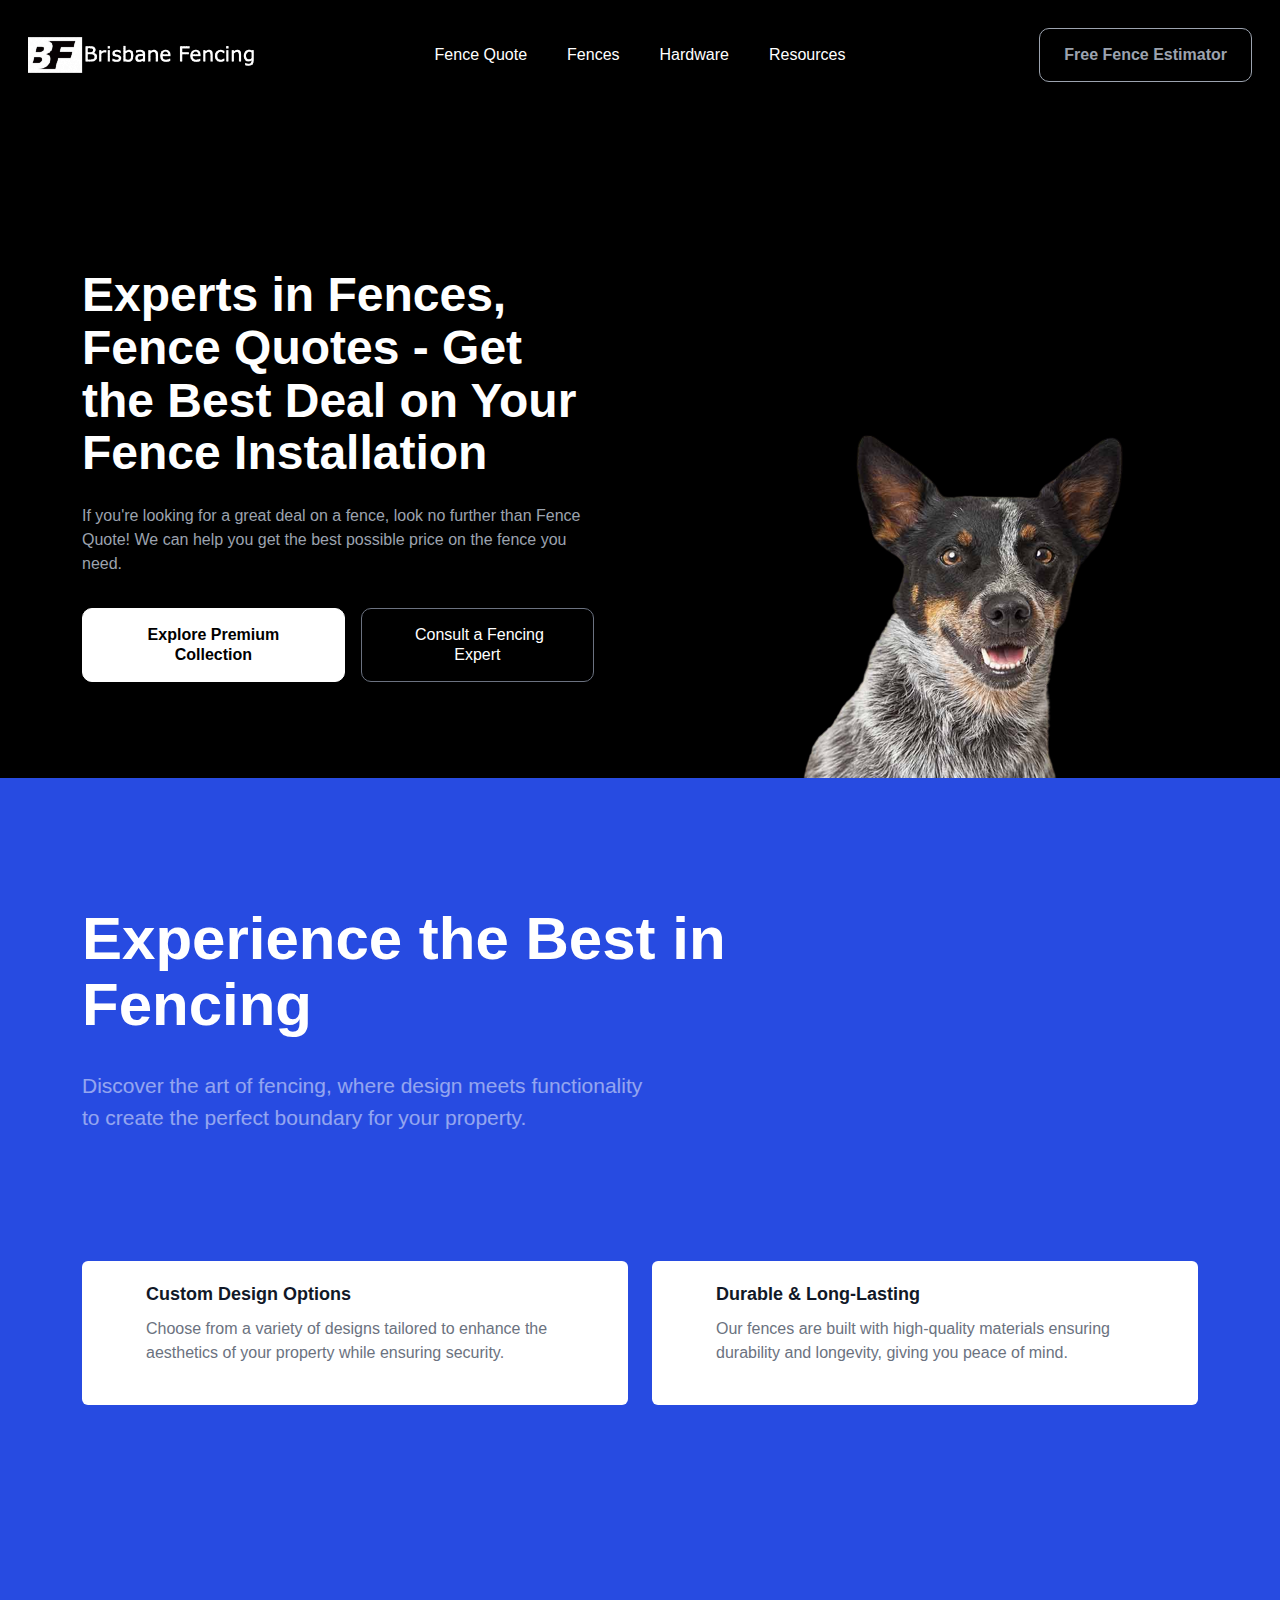
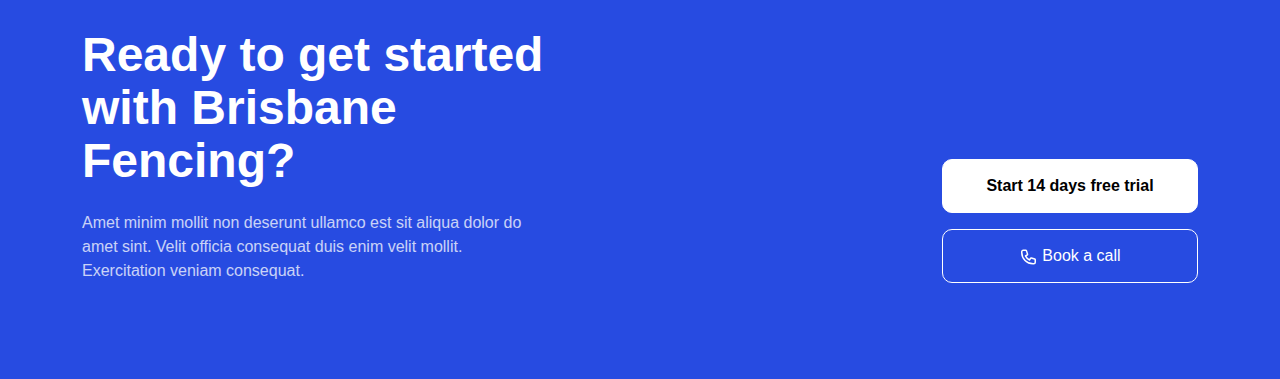
<file: ab.html>
<!DOCTYPE html>
<html lang="en">
<head>
    <title>Page title</title>
    <meta charset="utf-8">
    <meta name="viewport" content="width=device-width, initial-scale=1, shrink-to-fit=no">
    <link rel="stylesheet" href="https://fonts.cdnfonts.com/css/general-sans?styles=135312,135310,135313,135303">
    <link rel="stylesheet" href="css/bootstrap/bootstrap.min.css">
    <link rel="stylesheet" href="css/main.css">
    <link rel="icon" type="image/png" sizes="32x32" href="shuffle-for-bootstrap.png">
</head>
<body>
    <div class="">
        
      <section><nav class="navbar navbar-expand-lg navbar-dark bg-black"><div class="container-fluid"><a class="navbar-brand" href="#"><img class="img-fluid" src="images/bf-2.png" alt=""></a>
        <div class="collapse navbar-collapse position-absolute top-50 start-50 translate-middle">
          <ul class="navbar-nav mx-auto"><li class="nav-item"><a class="nav-link" href="#">Fence Quote</a></li>
            <li class="nav-item"><a class="nav-link" href="fences.html">Fences</a></li>
            <li class="nav-item"><a class="nav-link" href="#">Hardware</a></li>
            <li class="nav-item"><a class="nav-link" href="#">Resources</a></li>
          </ul></div>
        <div class="d-none d-lg-block"><a class="btn btn-outline-secondary-light" href="#" contenteditable="false">Free Fence Estimator</a></div>
        <div class="d-lg-none">
          <button class="btn navbar-burger p-0">
            <svg class="text-primary" width="51" height="41" viewbox="0 0 56 56" fill="none" xmlns="http://www.w3.org/2000/svg"><rect width="56" height="56" rx="28" fill="currentColor"></rect><path d="M37 32H19M37 24H19" stroke="white" stroke-width="1.5" stroke-linecap="round" stroke-linejoin="round"></path></svg></button>
        </div>
        </div>
        </nav><div class="d-none navbar-menu position-fixed top-0 start-0 bottom-0 w-75 mw-xs" style="z-index: 9999;">
        <div class="navbar-close navbar-backdrop position-fixed top-0 start-0 end-0 bottom-0 bg-dark" style="opacity: 75%;"></div>
        <nav class="position-relative h-100 w-100 d-flex flex-column justify-content-between py-8 px-8 bg-white overflow-auto"><div class="d-flex align-items-center"><a class="me-auto h4 mb-0 text-decoration-none" href="#"><img class="img-fluid" src="flaro-assets/logos/flaro-logo-black.svg" alt=""></a><a class="navbar-close" href="#">
          <svg width="24" height="24" viewbox="0 0 24 24" fill="none" xmlns="http://www.w3.org/2000/svg"><path d="M6 18L18 6M6 6L18 18" stroke="#111827" stroke-width="2" stroke-linecap="round" stroke-linejoin="round"></path></svg></a></div>
          <div class="py-16">
            <ul class="nav flex-column"><li class="nav-item mb-8"><a class="nav-link text-dark" href="#">Fence Quote</a></li>
              <li class="nav-item mb-8"><a class="nav-link text-dark" href="#">Fences</a></li>
              <li class="nav-item mb-8"><a class="nav-link text-dark" href="#">Hardware</a></li>
              <li class="nav-item"><a class="nav-link text-dark" href="#">Resources</a></li>
            </ul></div>
          <div><a class="btn w-100 fw-medium" href="#">Login</a><a class="btn w-100 btn-primary" href="#">Sign in</a></div>
        </nav></div>
      </section>
        
      <section class="pt-24 pb-lg-24 pt-md-40 bg-black position-relative xccbg"><img class="position-absolute bottom-0 end-0 bbx hhvv" src="images/cattle-dog-breeds-header-removebg-preview.png" alt=""><div class="container position-relative">
          <div class="mw-md mx-auto mb-16 mb-lg-0 mw-lg-none">
            <div class="row align-items-end">
              <div class="col-12 col-lg-6 col-xl-8 mb-16 mb-lg-0">
                <div class="mw-lg">
                  <h1 class="h3 text-white mb-6">Experts in Fences, Fence Quotes - Get the Best Deal on Your Fence Installation</h1>
                  <p class="text-secondary-light mb-8">If you're looking for a great deal on a fence, look no further than Fence Quote! We can help you get the best possible price on the fence you need.</p>
                  <div class="d-flex flex-column flex-md-row">
                    <a class="btn mb-4 mb-md-0 me-md-4 btn-light fw-medium" href="#">Explore Premium Collection</a>
                    <a class="btn btn-outline-secondary" href="#"><span class="ms-1 fw-medium text-white">Consult a Fencing Expert</span></a>
                  </div>
                </div>
              </div>
            </div>
          </div>
        </div>
      </section>
        
      <section class="py-20 py-md-32 bg-primary"><div class="container">
          <div class="mw-2xl mb-32">
            <h1 class="h2 text-white mb-8">Experience the Best in Fencing</h1>
            <div class="mw-xl opacity-50">
              <p class="fs-6 text-white">Discover the art of fencing, where design meets functionality to create the perfect boundary for your property.</p>
            </div>
          </div>
          <div class="row">
            <div class="col-12 col-md-6 mb-8 mb-md-0">
              <div class="d-flex px-8 py-6 bg-white rounded">
                <span>
                  <!-- SVG content remains unchanged -->
                </span>
                <div class="ps-4 ps-md-8 mw-lg">
                  <h5 class="mb-3">Custom Design Options</h5>
                  <p class="text-secondary">Choose from a variety of designs tailored to enhance the aesthetics of your property while ensuring security.</p>
                </div>
              </div>
            </div>
            <div class="col-12 col-md-6">
              <div class="d-flex px-8 py-6 bg-white rounded">
                <span>
                  <!-- SVG content remains unchanged -->
                </span>
                <div class="ps-4 ps-md-8 mw-lg">
                  <h5 class="mb-3">Durable &amp; Long-Lasting</h5>
                  <p class="text-secondary">Our fences are built with high-quality materials ensuring durability and longevity, giving you peace of mind.</p>
                </div>
              </div>
            </div>
          </div>
        </div>
      </section>
        
      <section class="py-12 py-sm-24 bg-primary position-relative"><div class="container position-relative">
          <div class="mw-md mx-auto mw-lg-none">
            <div class="row align-items-end">
              <div class="col-12 col-lg-6 col-xl-8 mb-16 mb-lg-0 x12">
                <div class="mw-lg">
                  <h1 class="h3 text-white mb-6">Ready to get started with Brisbane Fencing?</h1>
                  <div class="mw-md opacity-75">
                    <p class="text-white mb-0">Amet minim mollit non deserunt ullamco est sit aliqua dolor do amet sint. Velit officia consequat duis enim velit mollit. Exercitation veniam consequat.</p>
                  </div>
                </div>
              </div>
              <div class="col-12 col-lg-6 col-xl-4">
                <div class="d-flex w-100 ps-xl-16 flex-column ms-lg-auto mw-lg-xs">
                  <a class="btn mb-4 btn-light fw-medium" href="#">Start 14 days free trial</a>
                  <a class="btn btn-outline-light" href="#">
                    <svg width="19" height="18" viewbox="0 0 19 18" fill="none" xmlns="http://www.w3.org/2000/svg"><path d="M2.75 3.75C2.75 2.92157 3.42157 2.25 4.25 2.25H6.70943C7.03225 2.25 7.31886 2.45657 7.42094 2.76283L8.5443 6.13291C8.66233 6.48699 8.50203 6.87398 8.1682 7.0409L6.47525 7.88737C7.30194 9.72091 8.77909 11.1981 10.6126 12.0247L11.4591 10.3318C11.626 9.99796 12.013 9.83767 12.3671 9.9557L15.7372 11.0791C16.0434 11.1811 16.25 11.4677 16.25 11.7906V14.25C16.25 15.0784 15.5784 15.75 14.75 15.75H14C7.7868 15.75 2.75 10.7132 2.75 4.5V3.75Z" stroke="currentColor" stroke-width="1.5" stroke-linecap="round" stroke-linejoin="round"></path></svg><span class="ms-1 fw-medium">Book a call</span>
                  </a>
                </div>
              </div>
            </div>
          </div>
        </div>
      </section>
    </div>
    <script src="js/bootstrap/bootstrap.bundle.min.js"></script>
    <script src="js/main.js"></script>
</body>
</html>
</file>
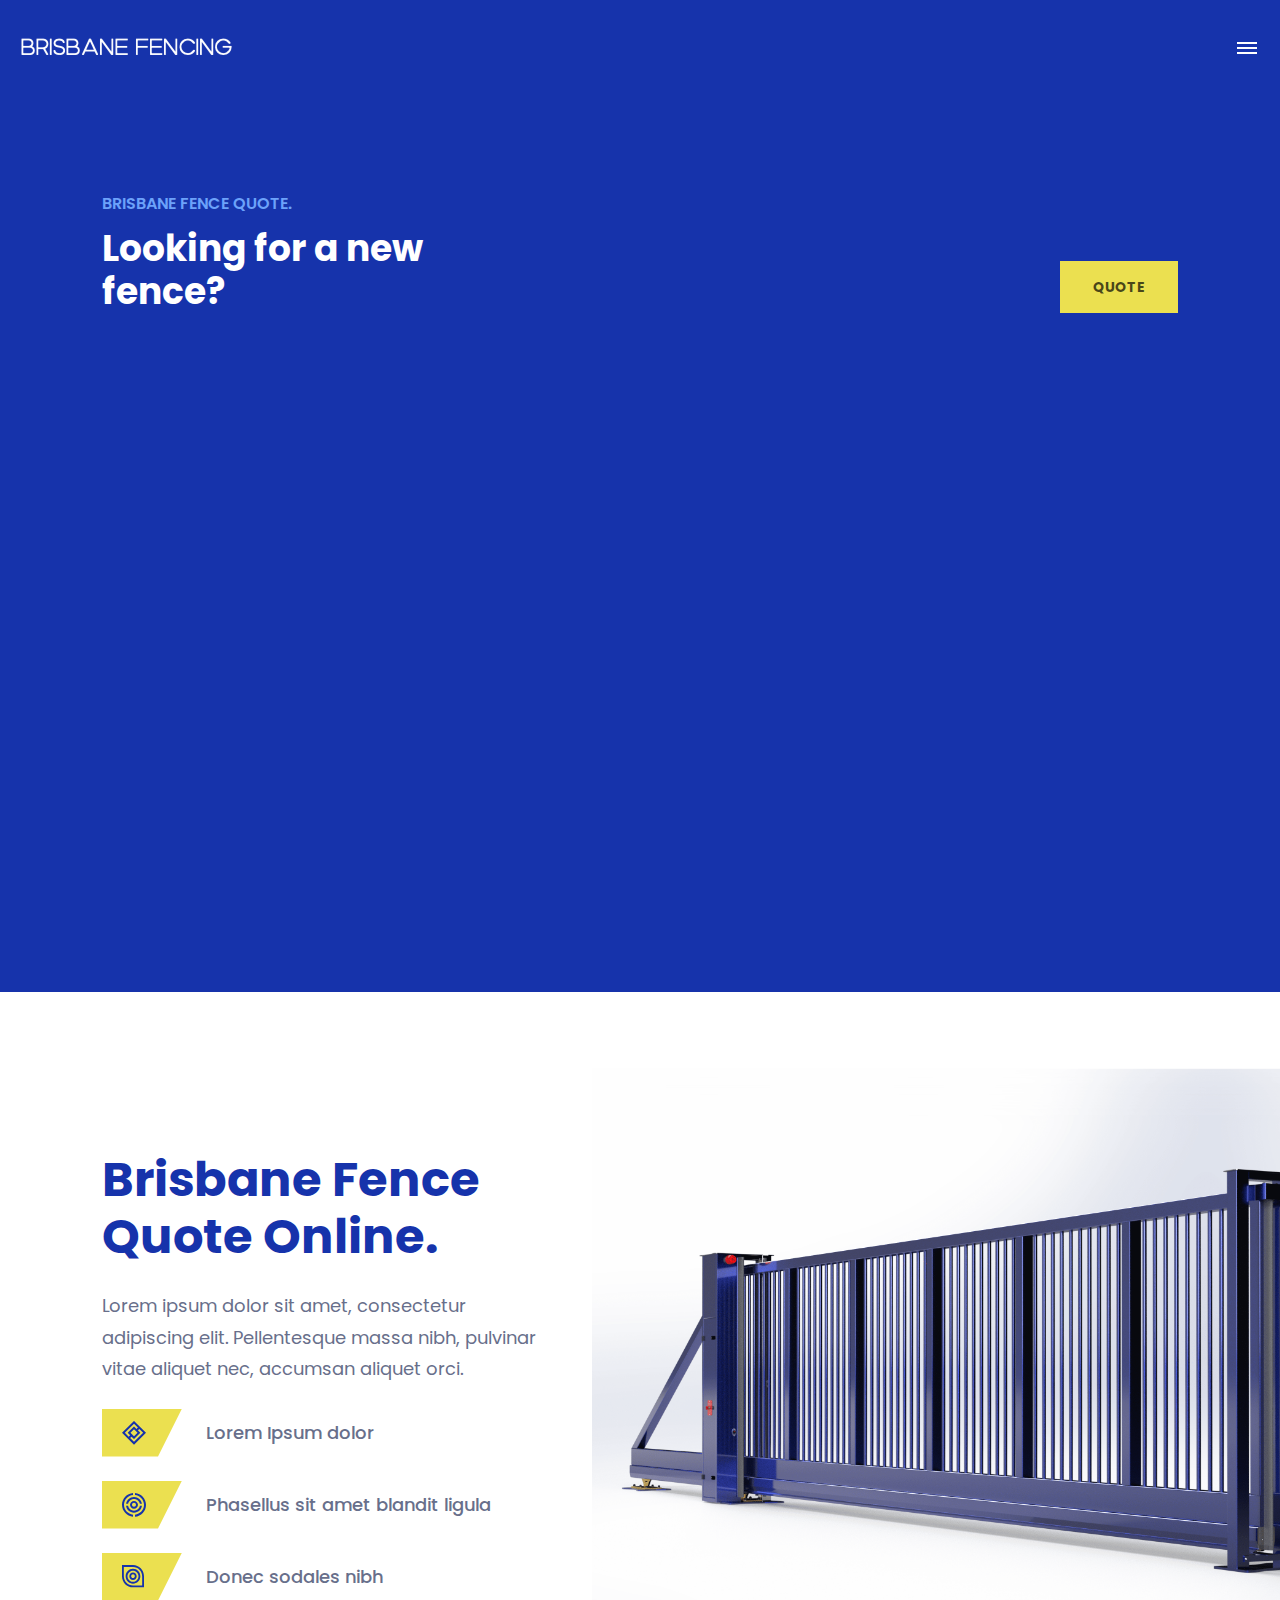
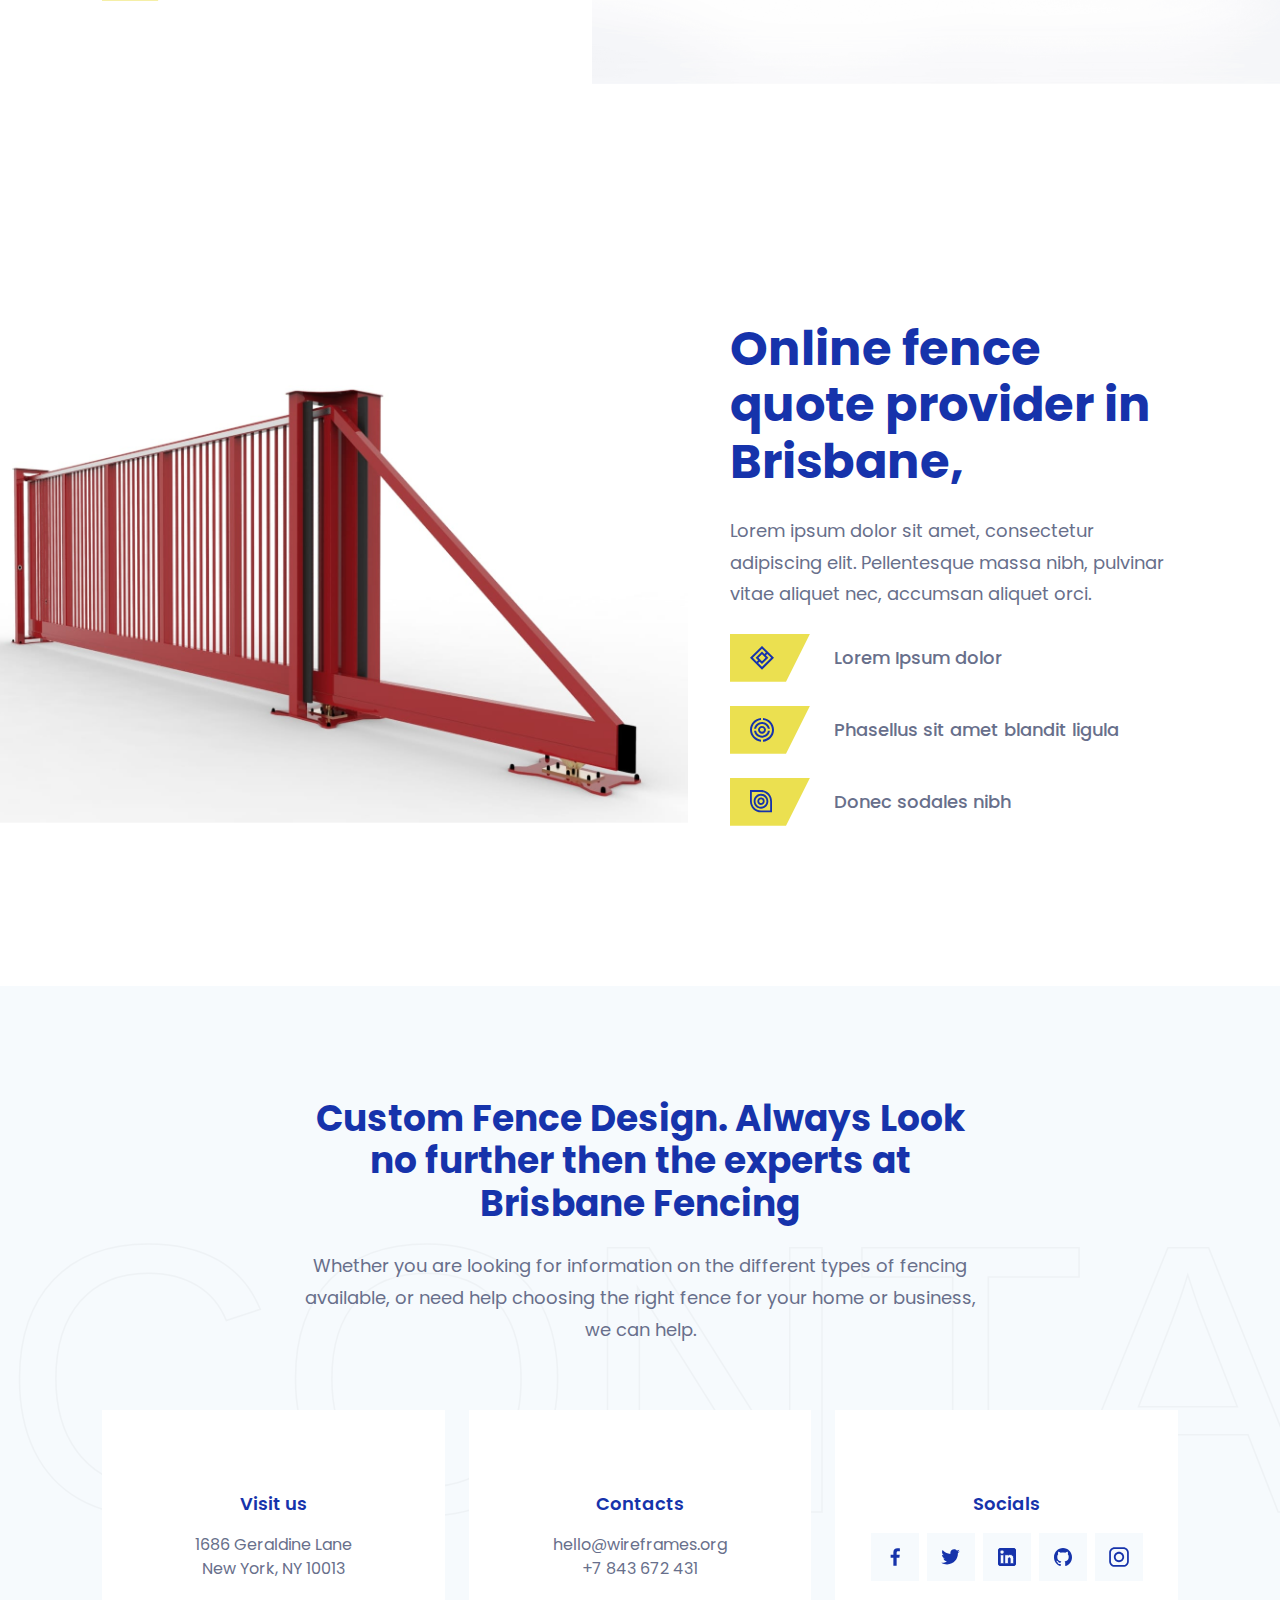
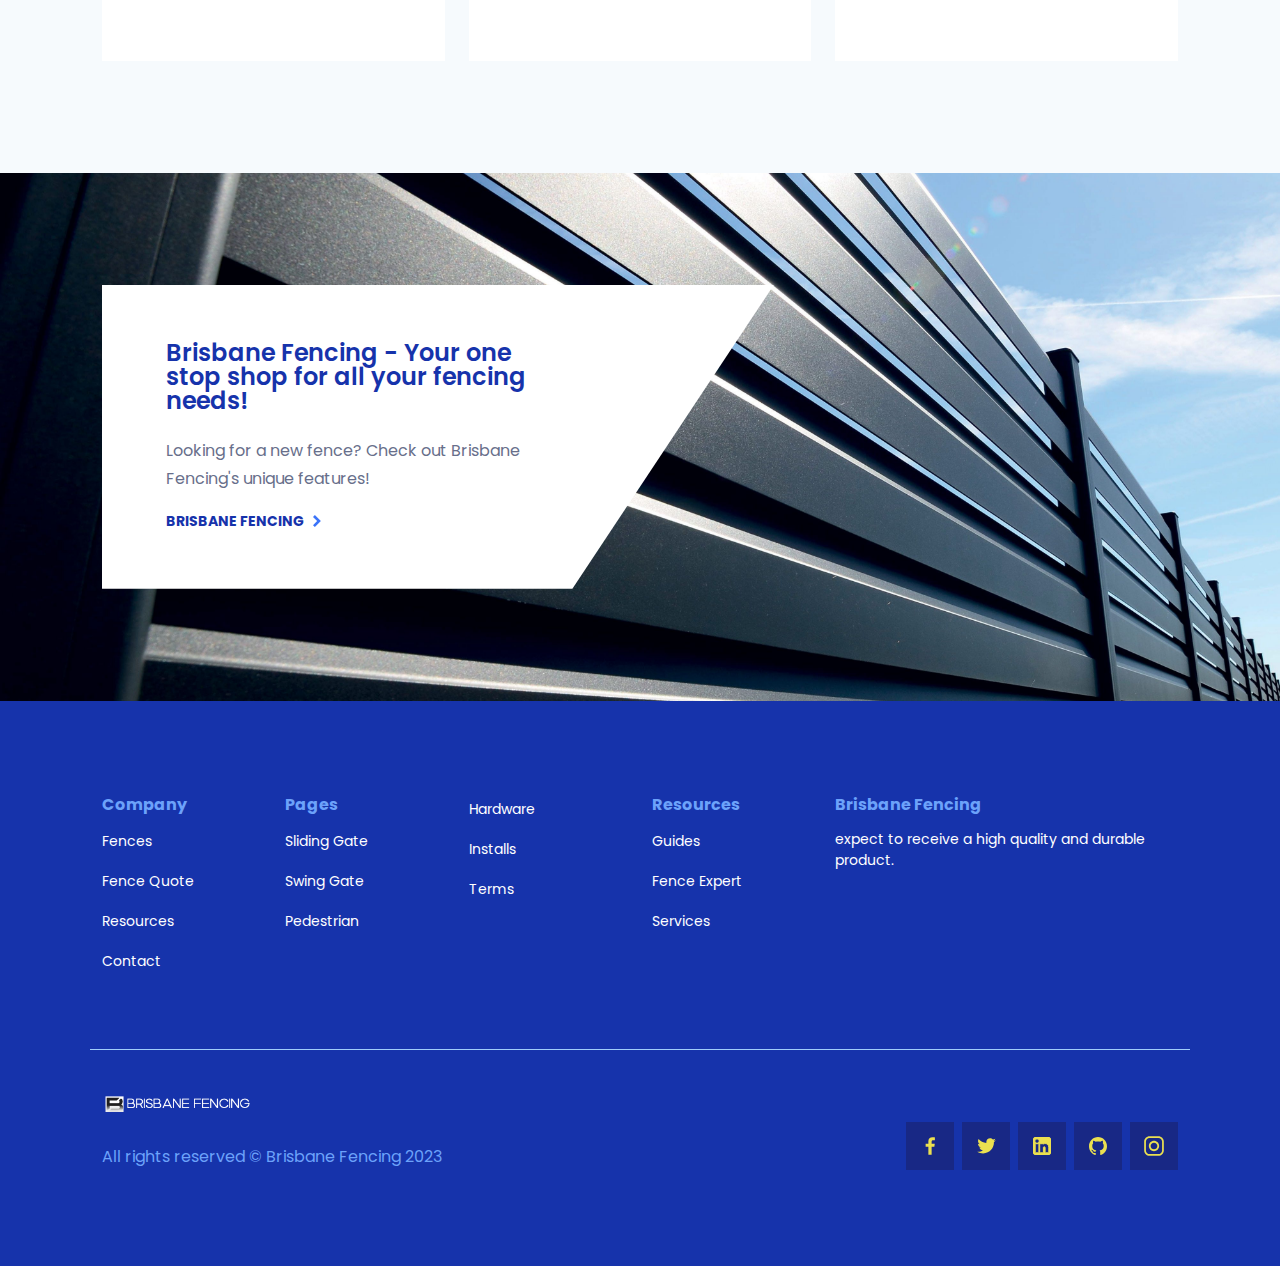
<file: fence-app.html>
<!DOCTYPE html>
<html lang="en">
<head>
    <title>Page title</title>
    <meta charset="utf-8">
    <meta name="viewport" content="width=device-width, initial-scale=1, shrink-to-fit=no">
    <link rel="stylesheet" href="https://fonts.googleapis.com/css2?family=Poppins:wght@400;500;600;700&display=swap">
    <link rel="stylesheet" href="css/bulma/bulma.min.css">
    <link rel="stylesheet" href="css/main.css">
    <link rel="icon" type="image/png" sizes="32x32" href="shuffle-for-bulma.png">
    <script src="js/main.js"></script>
</head>
<body>
    <div class="">
                
      <div>
        <nav class="navbar py-2 has-background-primary">
          <div class="navbar-brand is-align-items-center">
            <a class="navbar-item" href="#">
              <span class="navbar-item px-0 title is-size-5 has-text-dark">
                <img src="images/bf-4-png-1695498503346.webp" alt="" style="max-height: initial;">
              </span>
            </a>
            <a class="navbar-menu-open navbar-burger is-hidden-desktop is-flex is-align-items-center is-justify-content-center" role="button" type="button" data-toggle="side-menu">
              <svg width="24" height="24" viewbox="0 0 24 24" fill="none" xmlns="http://www.w3.org/2000/svg"><rect x="2" y="6" width="20" height="2" fill="white"></rect><rect x="2" y="11" width="20" height="2" fill="white"></rect><rect x="2" y="16" width="20" height="2" fill="white"></rect></svg>
            </a>
          </div>
          <div class="navbar-menu">
            <div class="navbar-end">
              <div class="navbar-item">
                <button class="navbar-menu-open button is-ghost p-0">
                  <svg width="24" height="24" viewbox="0 0 24 24" fill="none" xmlns="http://www.w3.org/2000/svg"><rect x="2" y="6" width="20" height="2" fill="white"></rect><rect x="2" y="11" width="20" height="2" fill="white"></rect><rect x="2" y="16" width="20" height="2" fill="white"></rect></svg>
                </button>
              </div>
            </div>
          </div>
        </nav>
        <div class="is-hidden navbar-side is-fixed is-top-0 is-bottom-0 is-left-0 has-mw-md" style="width: 75%; z-index: 9999;">
          <div class="navbar-backdrop is-fixed is-inset-0 has-background-dark" style="opacity: 75%; z-index: 50;"></div>
          <aside class="menu is-relative is-flex is-flex-direction-column py-8 px-10 has-background-white" style="width: 100%; height: 100%; z-index: 50; overflow-y: auto;">
            <a class="mb-20" href="#">
              <span class="navbar-item px-0 title is-5 has-text-dark">
                <img src="bendis-assets/logos/bendis-blue.svg" style="max-height: initial" alt="">
              </span>
            </a>
            <ul class="mb-40">
              <li><a class="button is-ghost has-text-left has-text-primary" href="#">About</a></li>
              <li><a class="button is-ghost has-text-left has-text-primary" href="#">Company</a></li>
              <li><a class="button is-ghost has-text-left has-text-primary" href="#">Services</a></li>
              <li><a class="button is-ghost has-text-left has-text-primary" href="#">Testimonials</a></li>
            </ul>
            <div class="mb-8">
      <a class="button is-ghost has-text-primary is-fullwidth" href="#">Sign In</a><a class="button is-outlined is-primary is-fullwidth" href="#">Sign up</a>
      </div>
            <small class="has-text-centered has-text-primary">All rights reserved © Wireframes Corporation 2022</small>
          </aside>
        </div>
      </div>
                
      <section class="section py-24 has-background-primary"><div class="container">
          <div class="columns is-align-items-end mb-14">
            <div class="column is-7">
              <div class="has-mw-md">
                <span class="has-text-info has-text-weight-semibold is-uppercase">Brisbane fence quote. </span>
                <h2 class="title is-size-3 has-leading-3 has-text-white mt-3">Looking for a new fence? </h2>
              </div>
            </div>
            <div class="column is-5 has-text-right"><a class="button is-warning" href="#">Quote</a></div>
          </div>
          <div class="columns is-multiline">
      
      
      
            <iframe id="JotFormIFrame-232698346889479" title="Online Fence Order Form " onload="window.parent.scrollTo(0,0)" allowtransparency="true" allowfullscreen="true" allow="geolocation; microphone; camera" src="https://form.jotform.com/232698346889479" frameborder="0" style="min-width:100%;max-width:100%;height:539px;border:none;" scrolling="no">
            </iframe>
            <script type="text/javascript">
              var ifr = document.getElementById("JotFormIFrame-232698346889479");
              if (ifr) {
                var src = ifr.src;
                var iframeParams = [];
                if (window.location.href && window.location.href.indexOf("?") > -1) {
                  iframeParams = iframeParams.concat(window.location.href.substr(window.location.href.indexOf("?") + 1).split('&'));
                }
                if (src && src.indexOf("?") > -1) {
                  iframeParams = iframeParams.concat(src.substr(src.indexOf("?") + 1).split("&"));
                  src = src.substr(0, src.indexOf("?"))
                }
                iframeParams.push("isIframeEmbed=1");
                ifr.src = src + "?" + iframeParams.join('&');
              }
              window.handleIFrameMessage = function(e) {
                if (typeof e.data === 'object') { return; }
                var args = e.data.split(":");
                if (args.length > 2) { iframe = document.getElementById("JotFormIFrame-" + args[(args.length - 1)]); } else { iframe = document.getElementById("JotFormIFrame"); }
                if (!iframe) { return; }
                switch (args[0]) {
                  case "scrollIntoView":
                    iframe.scrollIntoView();
                    break;
                  case "setHeight":
                    iframe.style.height = args[1] + "px";
                    if (!isNaN(args[1]) && parseInt(iframe.style.minHeight) > parseInt(args[1])) {
                      iframe.style.minHeight = args[1] + "px";
                    }
                    break;
                  case "collapseErrorPage":
                    if (iframe.clientHeight > window.innerHeight) {
                      iframe.style.height = window.innerHeight + "px";
                    }
                    break;
                  case "reloadPage":
                    window.location.reload();
                    break;
                  case "loadScript":
                    if( !window.isPermitted(e.origin, ['jotform.com', 'jotform.pro']) ) { break; }
                    var src = args[1];
                    if (args.length > 3) {
                      src = args[1] + ':' + args[2];
                    }
                    var script = document.createElement('script');
                    script.src = src;
                    script.type = 'text/javascript';
                    document.body.appendChild(script);
                    break;
                  case "exitFullscreen":
                    if      (window.document.exitFullscreen)        window.document.exitFullscreen();
                    else if (window.document.mozCancelFullScreen)   window.document.mozCancelFullScreen();
                    else if (window.document.mozCancelFullscreen)   window.document.mozCancelFullScreen();
                    else if (window.document.webkitExitFullscreen)  window.document.webkitExitFullscreen();
                    else if (window.document.msExitFullscreen)      window.document.msExitFullscreen();
                    break;
                }
                var isJotForm = (e.origin.indexOf("jotform") > -1) ? true : false;
                if(isJotForm && "contentWindow" in iframe && "postMessage" in iframe.contentWindow) {
                  var urls = {"docurl":encodeURIComponent(document.URL),"referrer":encodeURIComponent(document.referrer)};
                  iframe.contentWindow.postMessage(JSON.stringify({"type":"urls","value":urls}), "*");
                }
              };
              window.isPermitted = function(originUrl, whitelisted_domains) {
                var url = document.createElement('a');
                url.href = originUrl;
                var hostname = url.hostname;
                var result = false;
                if( typeof hostname !== 'undefined' ) {
                  whitelisted_domains.forEach(function(element) {
                    if( hostname.slice((-1 * element.length - 1)) === '.'.concat(element) ||  hostname === element ) {
                      result = true;
                    }
                  });
                  return result;
                }
              };
              if (window.addEventListener) {
                window.addEventListener("message", handleIFrameMessage, false);
              } else if (window.attachEvent) {
                window.attachEvent("onmessage", handleIFrameMessage);
              }
            </script>
      </div>
        </div>
      </section>
                
      <section class="is-relative section pb-0 py-40-desktop is-overflow-hidden">
        <div class="is-hidden-mobile is-hidden-tablet-only has-mw-xl-desktop has-mw-3xl-widescreen is-absolute is-right-0 -mr-20" style="top: 50%; transform: translateY(-50%);">
          <img class="image" style="object-fit: cover;" src="images/D5800-Heavy-Duty-Cantilever-Sliding-Gates.png" alt="">
        </div>
        <div class="container">
          <div class="has-mw-md mx-auto ml-0-desktop">
            <h2 class="title is-size-3-mobile is-size-2 has-leading-3 has-text-primary">Brisbane Fence Quote Online.</h2>
            <p class="subtitle is-size-5 has-leading-6 mt-6">Lorem ipsum dolor sit amet, consectetur adipiscing elit. Pellentesque massa nibh, pulvinar vitae aliquet nec, accumsan aliquet orci.</p>
            <div class="is-flex is-align-items-center mb-6">
              <div class="is-inline-flex w-20 h-12 pl-5 mr-6 is-align-items-center has-background-warning is-size-4 has-text-weight-bold has-text-primary clip-path-right-top">
                <svg width="24" height="24" viewbox="0 0 24 24" fill="none" xmlns="http://www.w3.org/2000/svg">
                  <g clip-path="url(#clip0_252_2665)">
                    <path d="M12 -0.0400009L0 11.8L12 23.64L24 11.8L12 -0.0400009ZM2.8281 11.8L12 2.75039L15.879 6.57767L14.4648 7.97301L12 5.54167L5.6571 11.8L8.121 14.2319L6.7068 15.6273L2.8281 11.8ZM15.5157 11.8L12 15.2697L8.4852 11.8L12 8.33206L15.5157 11.8ZM8.121 17.0226L9.5352 15.6273L12 18.0583L18.3438 11.8L15.879 9.36806L17.2932 7.97272L21.1719 11.8L12 20.8496L8.121 17.0226Z" fill="#1633AB"></path>
                  </g>
                  <defs><rect width="24" height="24" fill="white"></rect></defs>
                </svg>
              </div>
              <p class="is-size-5 has-text-grey has-text-weight-medium">Lorem Ipsum dolor</p>
            </div>
            <div class="is-flex is-align-items-center mb-6">
              <div class="is-inline-flex w-20 h-12 pl-5 mr-6 is-align-items-center has-background-warning is-size-4 has-text-weight-bold has-text-primary clip-path-right-top">
                <svg width="24" height="24" viewbox="0 0 24 24" fill="none" xmlns="http://www.w3.org/2000/svg">
                  <path d="M13 0V1.98083C18.055 2.47811 22 6.70233 22 11.84C22 16.9768 18.055 21.2007 13 21.698V23.68C19.1593 23.1762 24.0001 18.0714 24.0001 11.84C24.0001 5.60772 19.1593 0.504976 13 0Z" fill="#1633AB"></path>
                  <path d="M11.0001 21.698C5.9472 21.2007 2.0001 16.9768 2.0001 11.84C2.0001 6.70262 5.9472 2.47811 11.0001 1.98083V0C4.842 0.504976 0 5.60772 0 11.84C0 18.0714 4.842 23.1762 11.0001 23.68V21.698Z" fill="#1633AB"></path>
                  <path d="M6.08989 10.8534C6.56629 8.05416 9.02719 5.92 11.9999 5.92C14.9726 5.92 17.4335 8.05416 17.9099 10.8534H19.9304C19.4384 6.96073 16.0802 3.94656 11.9999 3.94656C7.92169 3.94656 4.56229 6.96073 4.06909 10.8534H6.08989Z" fill="#1633AB"></path>
                  <path d="M17.9101 12.8266C17.4337 15.6247 14.9728 17.76 12.0001 17.76C9.02738 17.76 6.56648 15.6247 6.09008 12.8266H4.06958C4.56248 16.7193 7.92188 19.7334 12.0001 19.7334C16.0804 19.7334 19.4386 16.7193 19.9309 12.8266H17.9101Z" fill="#1633AB"></path>
                  <path d="M11.9999 7.89343C9.791 7.89343 8 9.66055 8 11.84C8 14.0195 9.791 15.7866 11.9999 15.7866C14.2097 15.7866 15.9998 14.0195 15.9998 11.84C15.9998 9.66055 14.2097 7.89343 11.9999 7.89343ZM11.9999 13.8134C10.8953 13.8134 9.9998 12.9299 9.9998 11.84C9.9998 10.7501 10.8953 9.86657 11.9999 9.86657C13.1054 9.86657 14 10.7501 14 11.84C14 12.9299 13.1054 13.8134 11.9999 13.8134Z" fill="#1633AB"></path>
                </svg>
              </div>
              <p class="is-size-5 has-text-grey has-text-weight-medium">Phasellus sit amet blandit ligula</p>
            </div>
            <div class="is-flex is-align-items-center">
              <div class="is-inline-flex w-20 h-12 pl-5 mr-6 is-align-items-center has-background-warning is-size-4 has-text-weight-bold has-text-primary clip-path-right-top">
                <svg width="22" height="23" viewbox="0 0 22 23" fill="none" xmlns="http://www.w3.org/2000/svg">
                  <path d="M11 0.0533447H0V11.2C0 17.3558 4.92525 22.3467 11 22.3467H22V11.2C22 5.04426 17.0748 0.0533447 11 0.0533447ZM20.1666 20.4888H11C5.94578 20.4888 1.83343 16.3216 1.83343 11.2V1.91122H11C16.0542 1.91122 20.1666 6.07868 20.1666 11.2V20.4888Z" fill="#1633AB"></path>
                  <path d="M10.9999 3.7688C6.95 3.7688 3.6665 7.09608 3.6665 11.2C3.6665 15.3039 6.95 18.6312 10.9999 18.6312C15.0499 18.6312 18.3334 15.3039 18.3334 11.2C18.3334 7.09608 15.0499 3.7688 10.9999 3.7688ZM10.9999 16.7733C7.96173 16.7733 5.49993 14.2779 5.49993 11.2C5.49993 8.12213 7.96173 5.62667 10.9999 5.62667C14.0373 5.62667 16.4999 8.12213 16.4999 11.2C16.4999 14.2779 14.0373 16.7733 10.9999 16.7733Z" fill="#1633AB"></path>
                  <path d="M11.0001 7.48456C8.97525 7.48456 7.3335 9.1482 7.3335 11.2C7.3335 13.2518 8.97525 14.9155 11.0001 14.9155C13.0249 14.9155 14.6666 13.2518 14.6666 11.2C14.6666 9.1482 13.0249 7.48456 11.0001 7.48456ZM11.0001 13.0579C9.98752 13.0579 9.16665 12.2261 9.16665 11.2C9.16665 10.174 9.98752 9.34215 11.0001 9.34215C12.0126 9.34215 12.8335 10.174 12.8335 11.2C12.8335 12.2261 12.0126 13.0579 11.0001 13.0579Z" fill="#1633AB"></path>
                </svg>
              </div>
              <p class="is-size-5 has-text-grey has-text-weight-medium">Donec sodales nibh</p>
            </div>
            <img class="is-hidden-desktop mt-16 image" style="object-fit: cover;" src="bendis-assets/images/computer-large.png" alt="">
          </div>
        </div>
      </section>
                
      <section class="is-relative section pb-0 py-40-desktop is-overflow-hidden">
        <div class="is-hidden-mobile is-hidden-tablet-only has-mw-xl-desktop has-mw-3xl-widescreen is-absolute is-left-0 -ml-20" style="top: 50%; transform: translateY(-50%);">
          <img class="image" style="object-fit: cover;" src="images/Cantilever-Gate-4.jpg" alt="">
        </div>
        <div class="container">
          <div class="has-mw-md mx-auto-mobile mx-auto-tablet-only ml-auto">
            <h2 class="title is-size-3-mobile is-size-2 has-leading-3 has-text-primary">Online fence quote provider in Brisbane,</h2>
            <p class="subtitle is-size-5 has-leading-6 mt-6">Lorem ipsum dolor sit amet, consectetur adipiscing elit. Pellentesque massa nibh, pulvinar vitae aliquet nec, accumsan aliquet orci.</p>
            <div class="is-flex is-align-items-center mb-6">
              <div class="is-inline-flex w-20 h-12 pl-5 mr-6 is-align-items-center has-background-warning is-size-4 has-text-weight-bold has-text-primary clip-path-right-top">
                <svg width="24" height="24" viewbox="0 0 24 24" fill="none" xmlns="http://www.w3.org/2000/svg">
                  <g clip-path="url(#clip0_252_2665)">
                    <path d="M12 -0.0400009L0 11.8L12 23.64L24 11.8L12 -0.0400009ZM2.8281 11.8L12 2.75039L15.879 6.57767L14.4648 7.97301L12 5.54167L5.6571 11.8L8.121 14.2319L6.7068 15.6273L2.8281 11.8ZM15.5157 11.8L12 15.2697L8.4852 11.8L12 8.33206L15.5157 11.8ZM8.121 17.0226L9.5352 15.6273L12 18.0583L18.3438 11.8L15.879 9.36806L17.2932 7.97272L21.1719 11.8L12 20.8496L8.121 17.0226Z" fill="#1633AB"></path>
                  </g>
                  <defs><rect width="24" height="24" fill="white"></rect></defs>
                </svg>
              </div>
              <p class="is-size-5 has-text-grey has-text-weight-medium">Lorem Ipsum dolor</p>
            </div>
            <div class="is-flex is-align-items-center mb-6">
              <div class="is-inline-flex w-20 h-12 pl-5 mr-6 is-align-items-center has-background-warning is-size-4 has-text-weight-bold has-text-primary clip-path-right-top">
                <svg width="24" height="24" viewbox="0 0 24 24" fill="none" xmlns="http://www.w3.org/2000/svg">
                  <path d="M13 0V1.98083C18.055 2.47811 22 6.70233 22 11.84C22 16.9768 18.055 21.2007 13 21.698V23.68C19.1593 23.1762 24.0001 18.0714 24.0001 11.84C24.0001 5.60772 19.1593 0.504976 13 0Z" fill="#1633AB"></path>
                  <path d="M11.0001 21.698C5.9472 21.2007 2.0001 16.9768 2.0001 11.84C2.0001 6.70262 5.9472 2.47811 11.0001 1.98083V0C4.842 0.504976 0 5.60772 0 11.84C0 18.0714 4.842 23.1762 11.0001 23.68V21.698Z" fill="#1633AB"></path>
                  <path d="M6.08989 10.8534C6.56629 8.05416 9.02719 5.92 11.9999 5.92C14.9726 5.92 17.4335 8.05416 17.9099 10.8534H19.9304C19.4384 6.96073 16.0802 3.94656 11.9999 3.94656C7.92169 3.94656 4.56229 6.96073 4.06909 10.8534H6.08989Z" fill="#1633AB"></path>
                  <path d="M17.9101 12.8266C17.4337 15.6247 14.9728 17.76 12.0001 17.76C9.02738 17.76 6.56648 15.6247 6.09008 12.8266H4.06958C4.56248 16.7193 7.92188 19.7334 12.0001 19.7334C16.0804 19.7334 19.4386 16.7193 19.9309 12.8266H17.9101Z" fill="#1633AB"></path>
                  <path d="M11.9999 7.89343C9.791 7.89343 8 9.66055 8 11.84C8 14.0195 9.791 15.7866 11.9999 15.7866C14.2097 15.7866 15.9998 14.0195 15.9998 11.84C15.9998 9.66055 14.2097 7.89343 11.9999 7.89343ZM11.9999 13.8134C10.8953 13.8134 9.9998 12.9299 9.9998 11.84C9.9998 10.7501 10.8953 9.86657 11.9999 9.86657C13.1054 9.86657 14 10.7501 14 11.84C14 12.9299 13.1054 13.8134 11.9999 13.8134Z" fill="#1633AB"></path>
                </svg>
              </div>
              <p class="is-size-5 has-text-grey has-text-weight-medium">Phasellus sit amet blandit ligula</p>
            </div>
            <div class="is-flex is-align-items-center">
              <div class="is-inline-flex w-20 h-12 pl-5 mr-6 is-align-items-center has-background-warning is-size-4 has-text-weight-bold has-text-primary clip-path-right-top">
                <svg width="22" height="23" viewbox="0 0 22 23" fill="none" xmlns="http://www.w3.org/2000/svg">
                  <path d="M11 0.0533447H0V11.2C0 17.3558 4.92525 22.3467 11 22.3467H22V11.2C22 5.04426 17.0748 0.0533447 11 0.0533447ZM20.1666 20.4888H11C5.94578 20.4888 1.83343 16.3216 1.83343 11.2V1.91122H11C16.0542 1.91122 20.1666 6.07868 20.1666 11.2V20.4888Z" fill="#1633AB"></path>
                  <path d="M10.9999 3.7688C6.95 3.7688 3.6665 7.09608 3.6665 11.2C3.6665 15.3039 6.95 18.6312 10.9999 18.6312C15.0499 18.6312 18.3334 15.3039 18.3334 11.2C18.3334 7.09608 15.0499 3.7688 10.9999 3.7688ZM10.9999 16.7733C7.96173 16.7733 5.49993 14.2779 5.49993 11.2C5.49993 8.12213 7.96173 5.62667 10.9999 5.62667C14.0373 5.62667 16.4999 8.12213 16.4999 11.2C16.4999 14.2779 14.0373 16.7733 10.9999 16.7733Z" fill="#1633AB"></path>
                  <path d="M11.0001 7.48456C8.97525 7.48456 7.3335 9.1482 7.3335 11.2C7.3335 13.2518 8.97525 14.9155 11.0001 14.9155C13.0249 14.9155 14.6666 13.2518 14.6666 11.2C14.6666 9.1482 13.0249 7.48456 11.0001 7.48456ZM11.0001 13.0579C9.98752 13.0579 9.16665 12.2261 9.16665 11.2C9.16665 10.174 9.98752 9.34215 11.0001 9.34215C12.0126 9.34215 12.8335 10.174 12.8335 11.2C12.8335 12.2261 12.0126 13.0579 11.0001 13.0579Z" fill="#1633AB"></path>
                </svg>
              </div>
              <p class="is-size-5 has-text-grey has-text-weight-medium">Donec sodales nibh</p>
            </div>
            <img class="is-hidden-desktop mt-16 image" style="object-fit: cover;" src="bendis-assets/images/computer-large.png" alt="">
          </div>
        </div>
      </section>
                
      <section class="is-relative section py-24 py-28-tablet has-background-light is-overflow-hidden"><div class="is-absolute is-top-0 is-bottom-0 is-left-0 is-flex is-align-items-center is-justify-content-center">
          <h2 class="stroke" style="opacity: 20%;">CONTACTS</h2>
        </div>
        <div class="container">
          <div class="has-mw-2xl mx-auto has-text-centered mb-16">
            <h1 class="title is-size-3 has-leading-3 has-text-primary">Custom Fence Design. Always  Look no further then the experts at Brisbane Fencing</h1>
            <p class="subtitle is-size-5 mt-5">Whether you are looking for information on the different types of fencing available, or need help choosing the right fence for your home or business, we can help.</p>
          </div>
          <div class="has-mw-md mx-auto has-mw-none-tablet">
            <div class="columns">
              <div class="column is-4">
                <div class="py-20 px-6 is-fullheight has-background-white has-text-centered">
                  <h4 class="is-size-5 has-text-primary has-text-weight-semibold mb-4">Visit us</h4>
                  <p class="has-text-grey">1686 Geraldine Lane</p>
                  <p class="has-text-grey">New York, NY 10013</p>
                </div>
              </div>
              <div class="column is-4">
                <div class="py-20 px-6 is-fullheight has-background-white has-text-centered">
                  <h4 class="is-size-5 has-text-primary has-text-weight-semibold mb-4">Contacts</h4>
                  <p class="has-text-grey">hello@wireframes.org</p>
                  <p class="has-text-grey">+7 843 672 431</p>
                </div>
              </div>
              <div class="column is-4">
                <div class="py-20 px-6 is-fullheight has-background-white has-text-centered">
                  <h4 class="is-size-5 has-text-primary has-text-weight-semibold mb-4">Socials</h4>
                  <div class="buttons is-centered">
                    <a class="button p-0 is-light has-text-primary has-background-light w-12 h-12" href="#">
                      <svg width="10" height="18" viewbox="0 0 10 18" fill="none" xmlns="http://www.w3.org/2000/svg"><path fill-rule="evenodd" clip-rule="evenodd" d="M6.63469 17.7274V9.76612H9.35806L9.76664 6.66255H6.63469V4.68138C6.63469 3.78311 6.88796 3.17095 8.20273 3.17095L9.87687 3.17027V0.394337C9.58735 0.357434 8.59354 0.272827 7.43684 0.272827C5.02146 0.272827 3.36785 1.71891 3.36785 4.37401V6.66255H0.63623V9.76612H3.36785V17.7274H6.63469Z" fill="currentColor"></path></svg></a>
                    <a class="button p-0 is-light has-text-primary has-background-light w-12 h-12" href="#">
                      <svg width="19" height="16" viewbox="0 0 19 16" fill="none" xmlns="http://www.w3.org/2000/svg"><path fill-rule="evenodd" clip-rule="evenodd" d="M18.8181 2.14598C18.1356 2.44844 17.4032 2.65356 16.6336 2.74513C17.4194 2.27462 18.0208 1.52831 18.3059 0.641769C17.5689 1.0775 16.7553 1.39389 15.8885 1.56541C15.1943 0.82489 14.2069 0.363647 13.1118 0.363647C11.0108 0.363647 9.30722 2.06719 9.30722 4.16707C9.30722 4.46489 9.34083 4.75577 9.40573 5.03392C6.24434 4.87513 3.44104 3.3605 1.56483 1.05895C1.23686 1.61986 1.05028 2.27344 1.05028 2.9711C1.05028 4.29107 1.72243 5.45574 2.74225 6.13713C2.11877 6.11629 1.53237 5.94477 1.01901 5.65968V5.70719C1.01901 7.5498 2.33086 9.08762 4.07031 9.43762C3.75161 9.52338 3.41555 9.57089 3.06789 9.57089C2.82222 9.57089 2.58464 9.54656 2.3517 9.5002C2.8361 11.0125 4.24067 12.1123 5.90483 12.1424C4.6034 13.1623 2.96243 13.7683 1.1801 13.7683C0.873008 13.7683 0.570523 13.7498 0.272705 13.7162C1.95655 14.7974 3.95561 15.4279 6.10416 15.4279C13.1026 15.4279 16.928 9.63117 16.928 4.60398L16.9153 4.11147C17.6627 3.57835 18.3094 2.90853 18.8181 2.14598Z" fill="currentColor"></path></svg></a>
                    <a class="button p-0 is-light has-text-primary has-background-light w-12 h-12" href="#">
                      <svg width="18" height="18" viewbox="0 0 18 18" fill="none" xmlns="http://www.w3.org/2000/svg"><path d="M5.4 15.8H5.9V15.3V7.2V6.7H5.4H2.7H2.2V7.2V15.3V15.8H2.7H5.4ZM15.3 15.8H15.8V15.3V10.17C15.8 8.18386 14.1361 6.52 12.15 6.52C11.6417 6.52 11.1085 6.68661 10.6472 6.94292C10.5635 6.98941 10.4809 7.03957 10.4 7.09321V6.7H9.9H7.2H6.7V7.2V15.3V15.8H7.2H9.9H10.4V15.3V10.53C10.4 10.0862 10.8062 9.68 11.25 9.68C11.6938 9.68 12.1 10.0862 12.1 10.53V15.3V15.8H12.6H15.3ZM1.8 0.5H16.2C16.9139 0.5 17.5 1.08614 17.5 1.8V16.2C17.5 16.9139 16.9139 17.5 16.2 17.5H1.8C1.08614 17.5 0.5 16.9139 0.5 16.2V1.8C0.5 1.08614 1.08614 0.5 1.8 0.5ZM1.93 4.05C1.93 5.22614 2.87386 6.17 4.05 6.17C5.22614 6.17 6.17 5.22614 6.17 4.05C6.17 2.87386 5.22614 1.93 4.05 1.93C2.87386 1.93 1.93 2.87386 1.93 4.05Z" fill="currentColor" stroke="currentColor"></path></svg></a>
                    <a class="button p-0 is-light has-text-primary has-background-light w-12 h-12" href="#">
                      <svg width="18" height="18" viewbox="0 0 18 18" fill="none" xmlns="http://www.w3.org/2000/svg"><path d="M9 0C4.0275 0 0 4.13211 0 9.22838C0 13.3065 2.5785 16.7648 6.15375 17.9841C6.60375 18.0709 6.76875 17.7853 6.76875 17.5403C6.76875 17.3212 6.76125 16.7405 6.7575 15.9712C4.254 16.5277 3.726 14.7332 3.726 14.7332C3.3165 13.6681 2.72475 13.3832 2.72475 13.3832C1.9095 12.8111 2.78775 12.8229 2.78775 12.8229C3.6915 12.887 4.16625 13.7737 4.16625 13.7737C4.96875 15.1847 6.273 14.777 6.7875 14.5414C6.8685 13.9443 7.10025 13.5381 7.3575 13.3073C5.35875 13.0764 3.258 12.2829 3.258 8.74709C3.258 7.73988 3.60675 6.91659 4.18425 6.27095C4.083 6.03774 3.77925 5.0994 4.263 3.82846C4.263 3.82846 5.01675 3.58116 6.738 4.77462C7.458 4.56958 8.223 4.46785 8.988 4.46315C9.753 4.46785 10.518 4.56958 11.238 4.77462C12.948 3.58116 13.7017 3.82846 13.7017 3.82846C14.1855 5.0994 13.8817 6.03774 13.7917 6.27095C14.3655 6.91659 14.7142 7.73988 14.7142 8.74709C14.7142 12.2923 12.6105 13.0725 10.608 13.2995C10.923 13.5765 11.2155 14.1423 11.2155 15.0071C11.2155 16.242 11.2043 17.2344 11.2043 17.5341C11.2043 17.7759 11.3617 18.0647 11.823 17.9723C15.4238 16.7609 18 13.3002 18 9.22838C18 4.13211 13.9702 0 9 0V0Z" fill="currentColor"></path></svg></a>
                    <a class="button p-0 is-light has-text-primary has-background-light w-12 h-12" href="#">
                      <svg width="24" height="24" viewbox="0 0 24 24" fill="none" xmlns="http://www.w3.org/2000/svg"><path fill-rule="evenodd" clip-rule="evenodd" d="M7.60063 2.18176H16.3991C19.3873 2.18176 21.8183 4.61276 21.8182 7.60069V16.3992C21.8182 19.3871 19.3873 21.8181 16.3991 21.8181H7.60063C4.6127 21.8181 2.18182 19.3872 2.18182 16.3992V7.60069C2.18182 4.61276 4.6127 2.18176 7.60063 2.18176ZM16.3993 20.0759C18.4266 20.0759 20.0761 18.4266 20.0761 16.3992H20.076V7.60069C20.076 5.57343 18.4265 3.924 16.3991 3.924H7.60063C5.57337 3.924 3.92406 5.57343 3.92406 7.60069V16.3992C3.92406 18.4266 5.57337 20.076 7.60063 20.0759H16.3993ZM6.85715 12.0001C6.85715 9.16418 9.16419 6.85709 12 6.85709C14.8358 6.85709 17.1429 9.16418 17.1429 12.0001C17.1429 14.8358 14.8358 17.1428 12 17.1428C9.16419 17.1428 6.85715 14.8358 6.85715 12.0001ZM8.62799 11.9999C8.62799 13.8592 10.1407 15.3718 12 15.3718C13.8593 15.3718 15.372 13.8592 15.372 11.9999C15.372 10.1405 13.8594 8.62784 12 8.62784C10.1406 8.62784 8.62799 10.1405 8.62799 11.9999Z" fill="currentColor"></path><mask id="mask0_239_524" style="mask-type:alpha" maskunits="userSpaceOnUse" x="2" y="2" width="20" height="20"><path fill-rule="evenodd" clip-rule="evenodd" d="M7.60063 2.18176H16.3991C19.3873 2.18176 21.8183 4.61276 21.8182 7.60069V16.3992C21.8182 19.3871 19.3873 21.8181 16.3991 21.8181H7.60063C4.6127 21.8181 2.18182 19.3872 2.18182 16.3992V7.60069C2.18182 4.61276 4.6127 2.18176 7.60063 2.18176ZM16.3993 20.0759C18.4266 20.0759 20.0761 18.4266 20.0761 16.3992H20.076V7.60069C20.076 5.57343 18.4265 3.924 16.3991 3.924H7.60063C5.57337 3.924 3.92406 5.57343 3.92406 7.60069V16.3992C3.92406 18.4266 5.57337 20.076 7.60063 20.0759H16.3993ZM6.85715 12.0001C6.85715 9.16418 9.16419 6.85709 12 6.85709C14.8358 6.85709 17.1429 9.16418 17.1429 12.0001C17.1429 14.8358 14.8358 17.1428 12 17.1428C9.16419 17.1428 6.85715 14.8358 6.85715 12.0001ZM8.62799 11.9999C8.62799 13.8592 10.1407 15.3718 12 15.3718C13.8593 15.3718 15.372 13.8592 15.372 11.9999C15.372 10.1405 13.8594 8.62784 12 8.62784C10.1406 8.62784 8.62799 10.1405 8.62799 11.9999Z" fill="white"></path></mask></svg></a>
                  </div>
                </div>
              </div>
            </div>
          </div>
        </div>
      </section>
                
      <section class="is-relative section py-28"><img class="image is-absolute is-top-0 is-left-0 is-fullwidth is-fullheight" style="object-fit: cover;" src="images/H56f946ee0fbe4b55b02bfe85d61fdca7a.jpg" alt=""><div class="container">
        <div class="has-mw-2xl py-14 pl-8 pl-16-desktop pr-20 has-background-white clip-path-right-top">
          <div class="has-mw-sm">
            <h2 class="title is-size-4 has-text-weight-semibold has-text-primary">Brisbane Fencing - Your one stop shop for all your fencing needs!</h2>
            <p class="subtitle has-leading-6 mt-4 mb-4">Looking for a new fence? Check out Brisbane Fencing's unique features!</p>
            <a class="is-inline-flex is-align-items-center is-size-7 has-text-primary is-uppercase has-text-weight-bold" href="#">
              <span class="mr-2">Brisbane Fencing</span>
              <svg width="8" height="12" viewbox="0 0 8 12" fill="none" xmlns="http://www.w3.org/2000/svg"><path d="M1.875 0L0 1.875L4.125 6L0 10.125L1.875 12L7.875 6L1.875 0Z" fill="#3C74F9"></path></svg></a>
          </div>
        </div>
        </div>
      </section>
                
      <section class="section py-24 has-background-primary"><div class="container">
        <div class="columns mb-10 pb-10 border-b-primary-light">
          <div class="column is-8">
            <div class="columns is-mobile is-multiline">
              <div class="column is-6-mobile is-3-tablet mb-2">
                <h3 class="mb-4 title is-size-6 has-text-info">Company</h3>
                <ul><li class="mb-4"><a class="is-size-7 has-text-white" href="#">Fences</a></li>
                  <li class="mb-4"><a class="is-size-7 has-text-white" href="#">Fence Quote</a></li>
                  <li class="mb-4"><a class="is-size-7 has-text-white" href="#">Resources</a></li>
                  <li class="mb-4"><a class="is-size-7 has-text-white" href="#">Contact</a></li>
                </ul></div>
              <div class="column is-6-mobile is-3-tablet mb-4">
                <h3 class="mb-4 title is-size-6 has-text-info">Pages</h3>
                <ul><li class="mb-4"><a class="is-size-7 has-text-white" href="#">Sliding Gate</a></li>
                  <li class="mb-4"><a class="is-size-7 has-text-white" href="#">Swing Gate</a></li>
                  <li class="mb-4"><a class="is-size-7 has-text-white" href="#">Pedestrian </a></li>
                  <li class="mb-4">
                  </li></ul></div>
              <div class="column is-6-mobile is-3-tablet mb-4">
      
                <ul><li class="mb-4"><a class="is-size-7 has-text-white" href="#">Hardware</a></li>
                  <li class="mb-4"><a class="is-size-7 has-text-white" href="#">Installs</a></li>
                  <li class="mb-4"><a class="is-size-7 has-text-white" href="#">Terms</a></li>
                  <li class="mb-4">
                  </li></ul></div>
              <div class="column is-6-mobile is-3-tablet mb-4">
                <h3 class="mb-4 title is-size-6 has-text-info">Resources</h3>
                <ul><li class="mb-4"><a class="is-size-7 has-text-white" href="#">Guides</a></li>
                  <li class="mb-4"><a class="is-size-7 has-text-white" href="#">Fence Expert</a></li>
                  <li class="mb-4"><a class="is-size-7 has-text-white" href="#">Services</a></li>
                  <li class="mb-4">
                  </li></ul></div>
            </div>
          </div>
          <div class="column is-4">
            <div class="has-mw-xs ml-auto-widscreen">
              <h3 class="mb-4 title is-size-6 has-text-info">Brisbane Fencing</h3>
              <p class="mb-4 is-size-7 has-text-white">expect to receive a high quality and durable product.</p>
              <form action="#">
                <div class="field has-addons has-mw-md">
                  <div class="control is-flex-grow-1">
      
                  </div>
                  <div class="control"></div>
                </div>
              </form>
            </div>
          </div>
        </div>
        <div class="columns is-vcentered is-multiline">
          <div class="column is-6">
            <a class="is-inline-block mb-6 title is-5 has-text-dark" href="#">
              <img src="images/bf-4.png" alt="" style="height: 28px" width="auto"></a>
            <p class="has-text-info">All rights reserved © Brisbane Fencing 2023</p>
          </div>
          <div class="column is-6">
            <div class="buttons mt-8 is-justify-content-end">
              <a class="button p-0 is-dark has-text-warning w-12 h-12" href="#">
                <svg width="10" height="18" viewbox="0 0 10 18" fill="none" xmlns="http://www.w3.org/2000/svg"><path fill-rule="evenodd" clip-rule="evenodd" d="M6.63469 17.7274V9.76612H9.35806L9.76664 6.66255H6.63469V4.68138C6.63469 3.78311 6.88796 3.17095 8.20273 3.17095L9.87687 3.17027V0.394337C9.58735 0.357434 8.59354 0.272827 7.43684 0.272827C5.02146 0.272827 3.36785 1.71891 3.36785 4.37401V6.66255H0.63623V9.76612H3.36785V17.7274H6.63469Z" fill="currentColor"></path></svg></a>
              <a class="button p-0 is-dark has-text-warning w-12 h-12" href="#">
                <svg width="19" height="16" viewbox="0 0 19 16" fill="none" xmlns="http://www.w3.org/2000/svg"><path fill-rule="evenodd" clip-rule="evenodd" d="M18.8181 2.14598C18.1356 2.44844 17.4032 2.65356 16.6336 2.74513C17.4194 2.27462 18.0208 1.52831 18.3059 0.641769C17.5689 1.0775 16.7553 1.39389 15.8885 1.56541C15.1943 0.82489 14.2069 0.363647 13.1118 0.363647C11.0108 0.363647 9.30722 2.06719 9.30722 4.16707C9.30722 4.46489 9.34083 4.75577 9.40573 5.03392C6.24434 4.87513 3.44104 3.3605 1.56483 1.05895C1.23686 1.61986 1.05028 2.27344 1.05028 2.9711C1.05028 4.29107 1.72243 5.45574 2.74225 6.13713C2.11877 6.11629 1.53237 5.94477 1.01901 5.65968V5.70719C1.01901 7.5498 2.33086 9.08762 4.07031 9.43762C3.75161 9.52338 3.41555 9.57089 3.06789 9.57089C2.82222 9.57089 2.58464 9.54656 2.3517 9.5002C2.8361 11.0125 4.24067 12.1123 5.90483 12.1424C4.6034 13.1623 2.96243 13.7683 1.1801 13.7683C0.873008 13.7683 0.570523 13.7498 0.272705 13.7162C1.95655 14.7974 3.95561 15.4279 6.10416 15.4279C13.1026 15.4279 16.928 9.63117 16.928 4.60398L16.9153 4.11147C17.6627 3.57835 18.3094 2.90853 18.8181 2.14598Z" fill="currentColor"></path></svg></a>
              <a class="button p-0 is-dark has-text-warning w-12 h-12" href="#">
                <svg width="18" height="18" viewbox="0 0 18 18" fill="none" xmlns="http://www.w3.org/2000/svg"><path d="M5.4 15.8H5.9V15.3V7.2V6.7H5.4H2.7H2.2V7.2V15.3V15.8H2.7H5.4ZM15.3 15.8H15.8V15.3V10.17C15.8 8.18386 14.1361 6.52 12.15 6.52C11.6417 6.52 11.1085 6.68661 10.6472 6.94292C10.5635 6.98941 10.4809 7.03957 10.4 7.09321V6.7H9.9H7.2H6.7V7.2V15.3V15.8H7.2H9.9H10.4V15.3V10.53C10.4 10.0862 10.8062 9.68 11.25 9.68C11.6938 9.68 12.1 10.0862 12.1 10.53V15.3V15.8H12.6H15.3ZM1.8 0.5H16.2C16.9139 0.5 17.5 1.08614 17.5 1.8V16.2C17.5 16.9139 16.9139 17.5 16.2 17.5H1.8C1.08614 17.5 0.5 16.9139 0.5 16.2V1.8C0.5 1.08614 1.08614 0.5 1.8 0.5ZM1.93 4.05C1.93 5.22614 2.87386 6.17 4.05 6.17C5.22614 6.17 6.17 5.22614 6.17 4.05C6.17 2.87386 5.22614 1.93 4.05 1.93C2.87386 1.93 1.93 2.87386 1.93 4.05Z" fill="currentColor" stroke="currentColor"></path></svg></a>
              <a class="button p-0 is-dark has-text-warning w-12 h-12" href="#">
                <svg width="18" height="18" viewbox="0 0 18 18" fill="none" xmlns="http://www.w3.org/2000/svg"><path d="M9 0C4.0275 0 0 4.13211 0 9.22838C0 13.3065 2.5785 16.7648 6.15375 17.9841C6.60375 18.0709 6.76875 17.7853 6.76875 17.5403C6.76875 17.3212 6.76125 16.7405 6.7575 15.9712C4.254 16.5277 3.726 14.7332 3.726 14.7332C3.3165 13.6681 2.72475 13.3832 2.72475 13.3832C1.9095 12.8111 2.78775 12.8229 2.78775 12.8229C3.6915 12.887 4.16625 13.7737 4.16625 13.7737C4.96875 15.1847 6.273 14.777 6.7875 14.5414C6.8685 13.9443 7.10025 13.5381 7.3575 13.3073C5.35875 13.0764 3.258 12.2829 3.258 8.74709C3.258 7.73988 3.60675 6.91659 4.18425 6.27095C4.083 6.03774 3.77925 5.0994 4.263 3.82846C4.263 3.82846 5.01675 3.58116 6.738 4.77462C7.458 4.56958 8.223 4.46785 8.988 4.46315C9.753 4.46785 10.518 4.56958 11.238 4.77462C12.948 3.58116 13.7017 3.82846 13.7017 3.82846C14.1855 5.0994 13.8817 6.03774 13.7917 6.27095C14.3655 6.91659 14.7142 7.73988 14.7142 8.74709C14.7142 12.2923 12.6105 13.0725 10.608 13.2995C10.923 13.5765 11.2155 14.1423 11.2155 15.0071C11.2155 16.242 11.2043 17.2344 11.2043 17.5341C11.2043 17.7759 11.3617 18.0647 11.823 17.9723C15.4238 16.7609 18 13.3002 18 9.22838C18 4.13211 13.9702 0 9 0V0Z" fill="currentColor"></path></svg></a>
              <a class="button p-0 is-dark has-text-warning w-12 h-12" href="#">
                <svg width="24" height="24" viewbox="0 0 24 24" fill="none" xmlns="http://www.w3.org/2000/svg"><path fill-rule="evenodd" clip-rule="evenodd" d="M7.60063 2.18176H16.3991C19.3873 2.18176 21.8183 4.61276 21.8182 7.60069V16.3992C21.8182 19.3871 19.3873 21.8181 16.3991 21.8181H7.60063C4.6127 21.8181 2.18182 19.3872 2.18182 16.3992V7.60069C2.18182 4.61276 4.6127 2.18176 7.60063 2.18176ZM16.3993 20.0759C18.4266 20.0759 20.0761 18.4266 20.0761 16.3992H20.076V7.60069C20.076 5.57343 18.4265 3.924 16.3991 3.924H7.60063C5.57337 3.924 3.92406 5.57343 3.92406 7.60069V16.3992C3.92406 18.4266 5.57337 20.076 7.60063 20.0759H16.3993ZM6.85715 12.0001C6.85715 9.16418 9.16419 6.85709 12 6.85709C14.8358 6.85709 17.1429 9.16418 17.1429 12.0001C17.1429 14.8358 14.8358 17.1428 12 17.1428C9.16419 17.1428 6.85715 14.8358 6.85715 12.0001ZM8.62799 11.9999C8.62799 13.8592 10.1407 15.3718 12 15.3718C13.8593 15.3718 15.372 13.8592 15.372 11.9999C15.372 10.1405 13.8594 8.62784 12 8.62784C10.1406 8.62784 8.62799 10.1405 8.62799 11.9999Z" fill="currentColor"></path><mask id="mask0_239_524" style="mask-type:alpha" maskunits="userSpaceOnUse" x="2" y="2" width="20" height="20"><path fill-rule="evenodd" clip-rule="evenodd" d="M7.60063 2.18176H16.3991C19.3873 2.18176 21.8183 4.61276 21.8182 7.60069V16.3992C21.8182 19.3871 19.3873 21.8181 16.3991 21.8181H7.60063C4.6127 21.8181 2.18182 19.3872 2.18182 16.3992V7.60069C2.18182 4.61276 4.6127 2.18176 7.60063 2.18176ZM16.3993 20.0759C18.4266 20.0759 20.0761 18.4266 20.0761 16.3992H20.076V7.60069C20.076 5.57343 18.4265 3.924 16.3991 3.924H7.60063C5.57337 3.924 3.92406 5.57343 3.92406 7.60069V16.3992C3.92406 18.4266 5.57337 20.076 7.60063 20.0759H16.3993ZM6.85715 12.0001C6.85715 9.16418 9.16419 6.85709 12 6.85709C14.8358 6.85709 17.1429 9.16418 17.1429 12.0001C17.1429 14.8358 14.8358 17.1428 12 17.1428C9.16419 17.1428 6.85715 14.8358 6.85715 12.0001ZM8.62799 11.9999C8.62799 13.8592 10.1407 15.3718 12 15.3718C13.8593 15.3718 15.372 13.8592 15.372 11.9999C15.372 10.1405 13.8594 8.62784 12 8.62784C10.1406 8.62784 8.62799 10.1405 8.62799 11.9999Z" fill="white"></path></mask></svg></a>
            </div>
          </div>
        </div>
        </div>
      </section>
    </div>
</body>
</html>
</file>
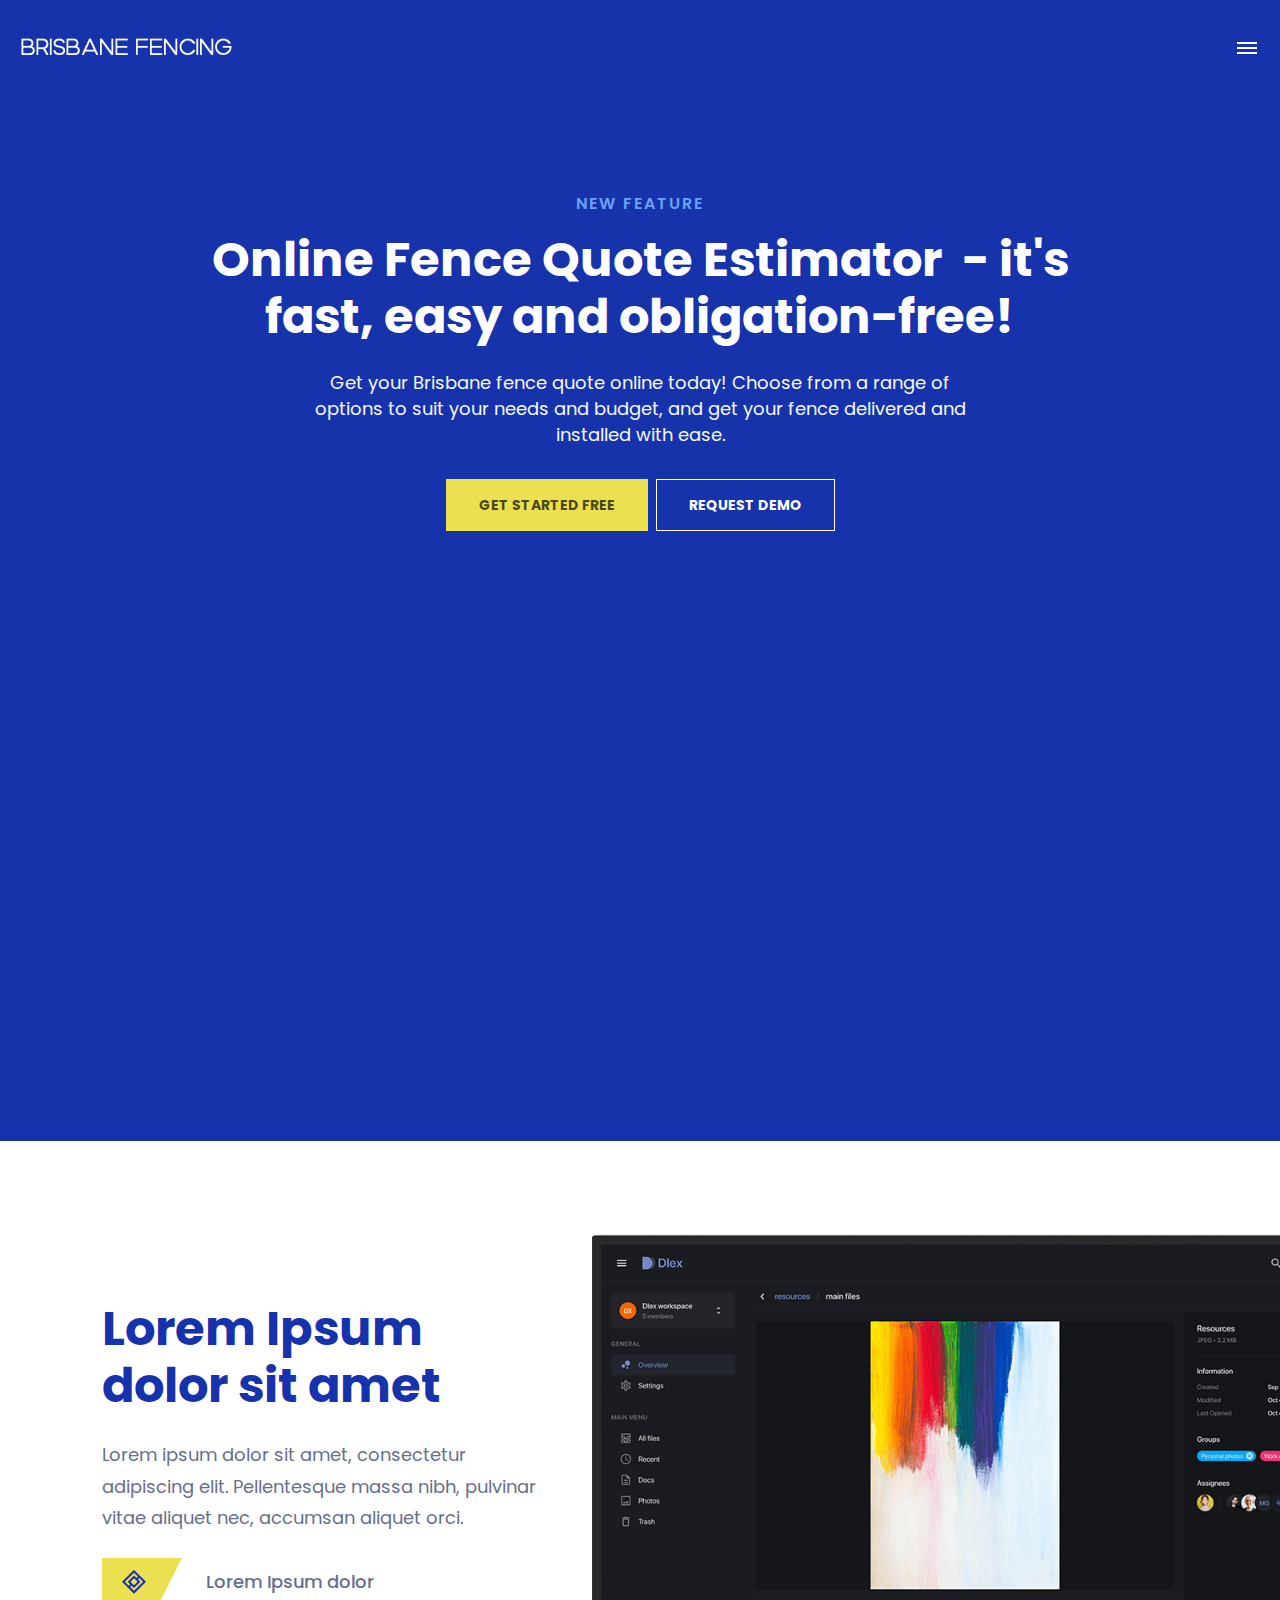
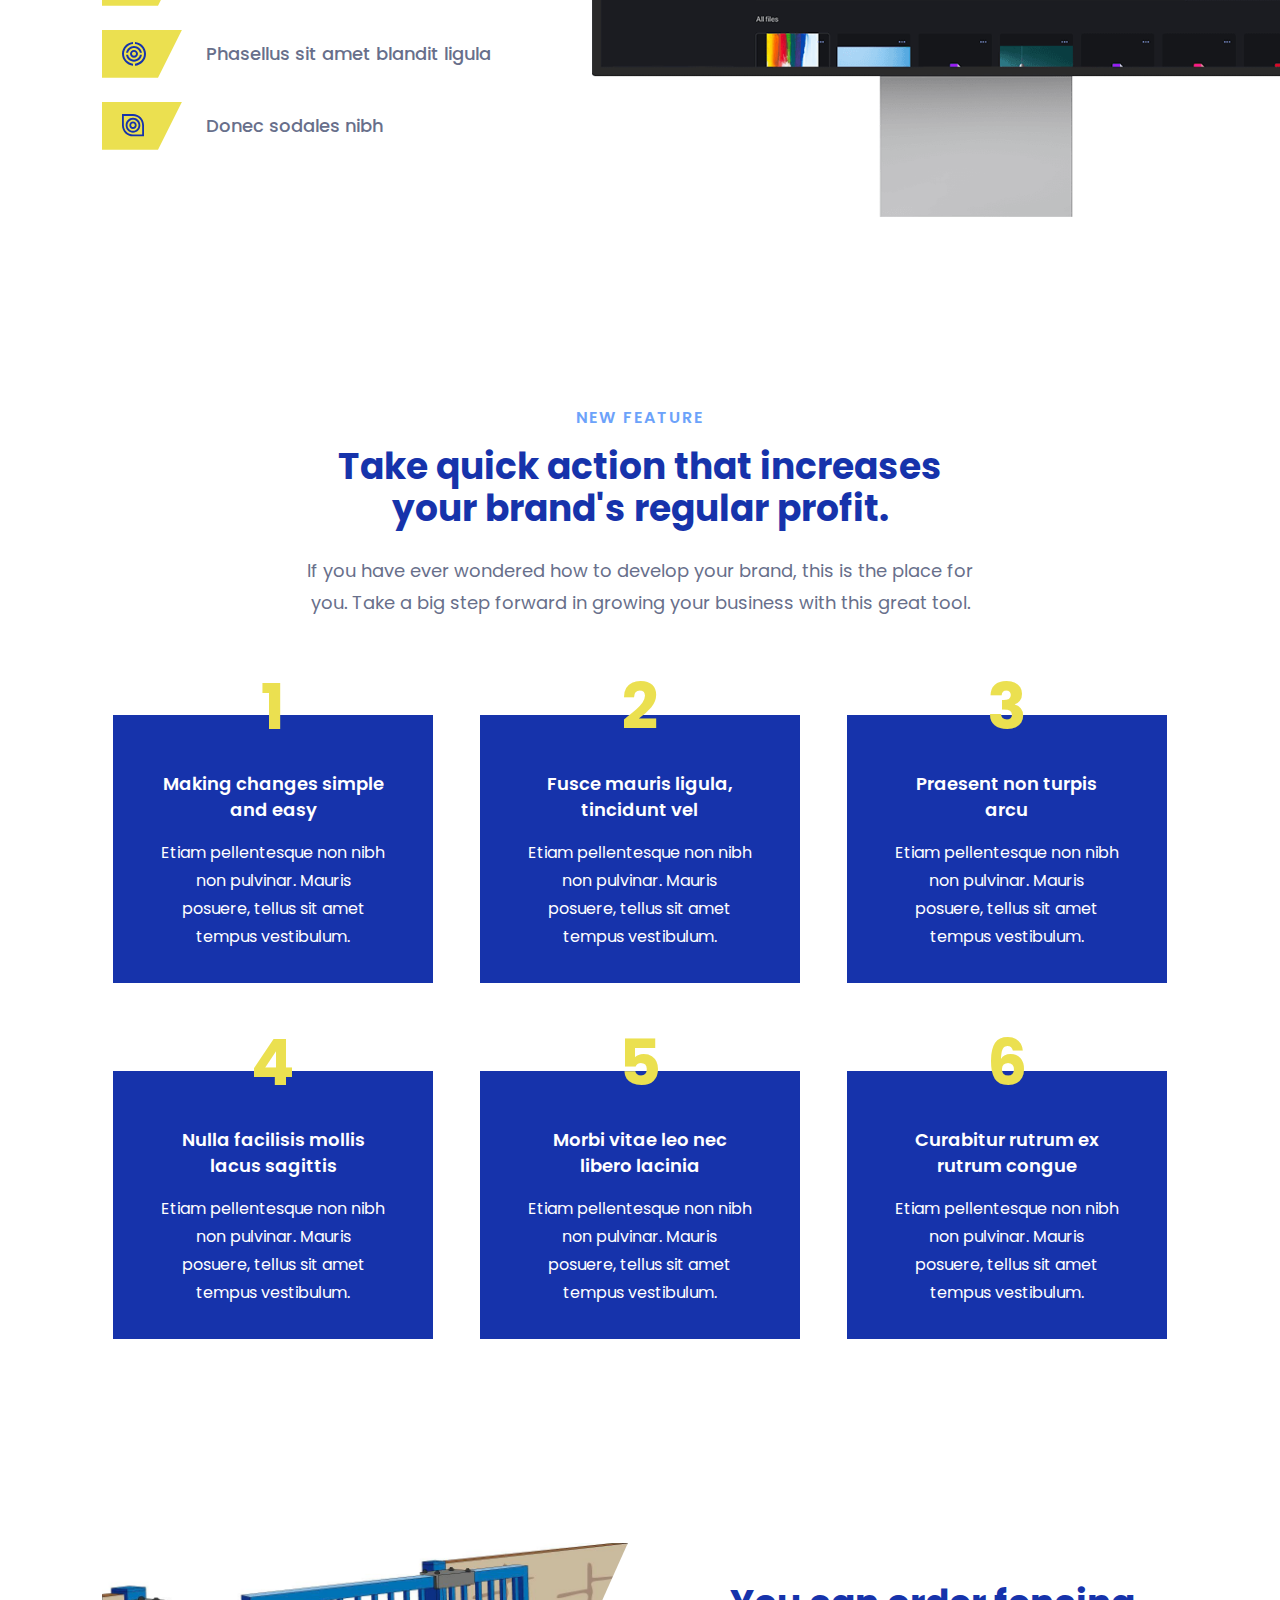
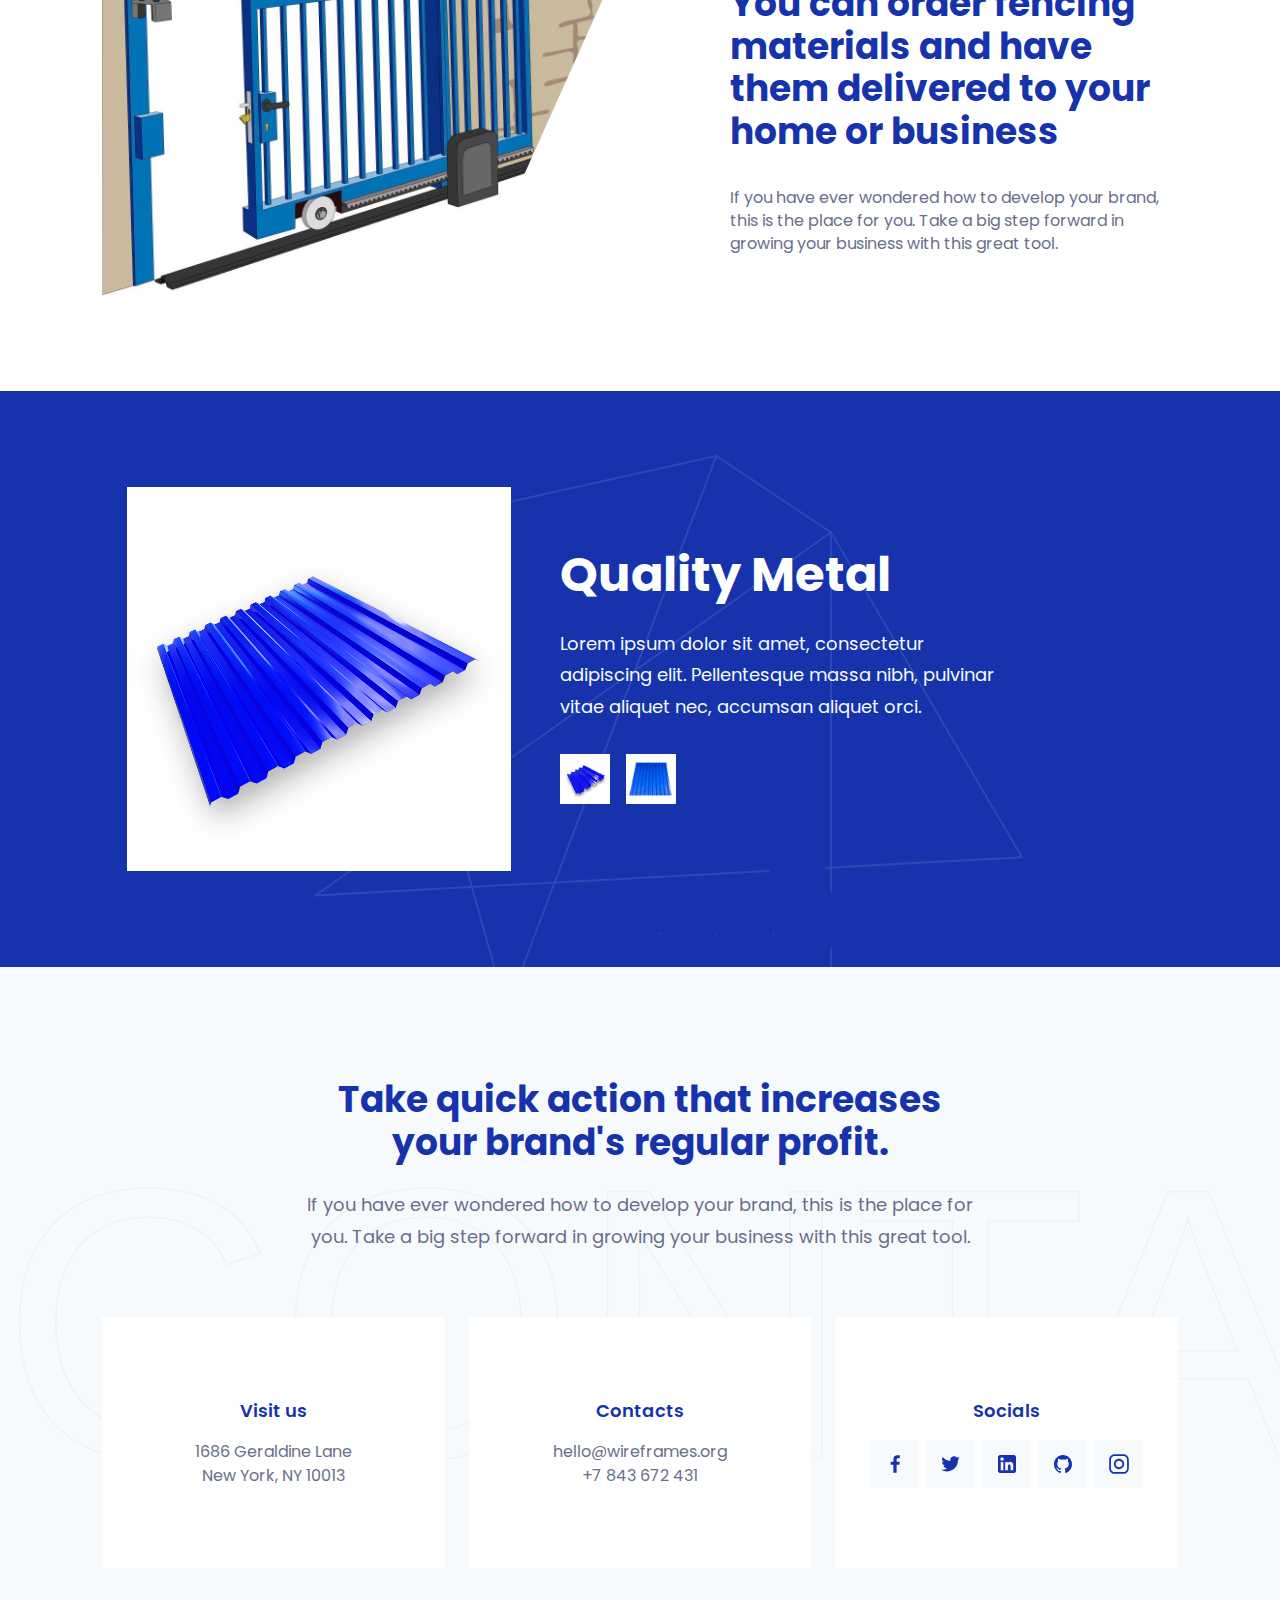
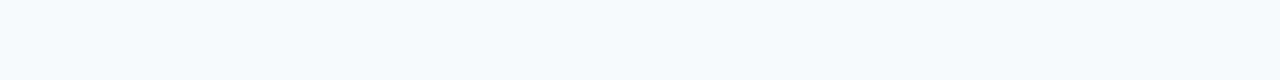
<file: fence-order-online.html>
<!DOCTYPE html>
<html lang="en">
<head>
    <title>Page title</title>
    <meta charset="utf-8">
    <meta name="viewport" content="width=device-width, initial-scale=1, shrink-to-fit=no">
    <link rel="stylesheet" href="https://fonts.googleapis.com/css2?family=Poppins:wght@400;500;600;700&display=swap">
    <link rel="stylesheet" href="css/bulma/bulma.min.css">
    <link rel="stylesheet" href="css/main.css">
    <link rel="icon" type="image/png" sizes="32x32" href="shuffle-for-bulma.png">
    <script src="js/main.js"></script>
</head>
<body>
    <div class="">
                
      <div>
        <nav class="navbar py-2 has-background-primary">
          <div class="navbar-brand is-align-items-center">
            <a class="navbar-item" href="#">
              <span class="navbar-item px-0 title is-size-5 has-text-dark">
                <img src="images/bf-4-png-1695498503346.webp" alt="" style="max-height: initial;">
              </span>
            </a>
            <a class="navbar-menu-open navbar-burger is-hidden-desktop is-flex is-align-items-center is-justify-content-center" role="button" type="button" data-toggle="side-menu">
              <svg width="24" height="24" viewbox="0 0 24 24" fill="none" xmlns="http://www.w3.org/2000/svg"><rect x="2" y="6" width="20" height="2" fill="white"></rect><rect x="2" y="11" width="20" height="2" fill="white"></rect><rect x="2" y="16" width="20" height="2" fill="white"></rect></svg>
            </a>
          </div>
          <div class="navbar-menu">
            <div class="navbar-end">
              <div class="navbar-item">
                <button class="navbar-menu-open button is-ghost p-0">
                  <svg width="24" height="24" viewbox="0 0 24 24" fill="none" xmlns="http://www.w3.org/2000/svg"><rect x="2" y="6" width="20" height="2" fill="white"></rect><rect x="2" y="11" width="20" height="2" fill="white"></rect><rect x="2" y="16" width="20" height="2" fill="white"></rect></svg>
                </button>
              </div>
            </div>
          </div>
        </nav>
        <div class="is-hidden navbar-side is-fixed is-top-0 is-bottom-0 is-left-0 has-mw-md" style="width: 75%; z-index: 9999;">
          <div class="navbar-backdrop is-fixed is-inset-0 has-background-dark" style="opacity: 75%; z-index: 50;"></div>
          <aside class="menu is-relative is-flex is-flex-direction-column py-8 px-10 has-background-white" style="width: 100%; height: 100%; z-index: 50; overflow-y: auto;">
            <a class="mb-20" href="#">
              <span class="navbar-item px-0 title is-5 has-text-dark">
                <img src="bendis-assets/logos/bendis-blue.svg" style="max-height: initial" alt="">
              </span>
            </a>
            <ul class="mb-40">
              <li><a class="button is-ghost has-text-left has-text-primary" href="#">About</a></li>
              <li><a class="button is-ghost has-text-left has-text-primary" href="#">Company</a></li>
              <li><a class="button is-ghost has-text-left has-text-primary" href="#">Services</a></li>
              <li><a class="button is-ghost has-text-left has-text-primary" href="#">Testimonials</a></li>
            </ul>
            <div class="mb-8">
      <a class="button is-ghost has-text-primary is-fullwidth" href="#">Sign In</a><a class="button is-outlined is-primary is-fullwidth" href="#">Sign up</a>
      </div>
            <small class="has-text-centered has-text-primary">All rights reserved © Wireframes Corporation 2022</small>
          </aside>
        </div>
      </div>
                
      <section class="section pt-24 pb-0 has-background-primary"><div class="container">
          <div class="has-mw-4xl mx-auto mb-16 has-text-centered">
            <span class="is-block has-text-info has-text-weight-semibold is-uppercase has-letter-space mb-4">NEW FEATURE</span>
            <h1 class="title is-size-3-mobile is-size-2 has-leading-3 has-text-white">Online Fence Quote Estimator  - it's fast, easy and obligation-free!</h1>
            <p class="has-mw-2xl mx-auto subtitle is-size-5 has-leading-4 has-text-light mt-6 mb-8">Get your Brisbane fence quote online today! Choose from a range of options to suit your needs and budget, and get your fence delivered and installed with ease.</p>
            <div class="buttons is-centered"><a class="button is-warning" href="#">Get started free</a><a class="button is-outlined is-white" href="#">Request demo</a></div>
          </div>
          <div> <iframe id="JotFormIFrame-232698346889479" title="Online Fence Order Form " onload="window.parent.scrollTo(0,0)" allowtransparency="true" allowfullscreen="true" allow="geolocation; microphone; camera" src="https://form.jotform.com/232698346889479" frameborder="0" style="min-width:100%;max-width:100%;height:539px;border:none;" scrolling="no"> </iframe> <script type="text/javascript"> var ifr = document.getElementById("JotFormIFrame-232698346889479"); if (ifr) { var src = ifr.src; var iframeParams = []; if (window.location.href && window.location.href.indexOf("?") > -1) { iframeParams = iframeParams.concat(window.location.href.substr(window.location.href.indexOf("?") + 1).split('&')); } if (src && src.indexOf("?") > -1) { iframeParams = iframeParams.concat(src.substr(src.indexOf("?") + 1).split("&")); src = src.substr(0, src.indexOf("?")) } iframeParams.push("isIframeEmbed=1"); ifr.src = src + "?" + iframeParams.join('&'); } window.handleIFrameMessage = function(e) { if (typeof e.data === 'object') { return; } var args = e.data.split(":"); if (args.length > 2) { iframe = document.getElementById("JotFormIFrame-" + args[(args.length - 1)]); } else { iframe = document.getElementById("JotFormIFrame"); } if (!iframe) { return; } switch (args[0]) { case "scrollIntoView": iframe.scrollIntoView(); break; case "setHeight": iframe.style.height = args[1] + "px"; if (!isNaN(args[1]) && parseInt(iframe.style.minHeight) > parseInt(args[1])) { iframe.style.minHeight = args[1] + "px"; } break; case "collapseErrorPage": if (iframe.clientHeight > window.innerHeight) { iframe.style.height = window.innerHeight + "px"; } break; case "reloadPage": window.location.reload(); break; case "loadScript": if( !window.isPermitted(e.origin, ['jotform.com', 'jotform.pro']) ) { break; } var src = args[1]; if (args.length > 3) { src = args[1] + ':' + args[2]; } var script = document.createElement('script'); script.src = src; script.type = 'text/javascript'; document.body.appendChild(script); break; case "exitFullscreen": if (window.document.exitFullscreen) window.document.exitFullscreen(); else if (window.document.mozCancelFullScreen) window.document.mozCancelFullScreen(); else if (window.document.mozCancelFullscreen) window.document.mozCancelFullScreen(); else if (window.document.webkitExitFullscreen) window.document.webkitExitFullscreen(); else if (window.document.msExitFullscreen) window.document.msExitFullscreen(); break; } var isJotForm = (e.origin.indexOf("jotform") > -1) ? true : false; if(isJotForm && "contentWindow" in iframe && "postMessage" in iframe.contentWindow) { var urls = {"docurl":encodeURIComponent(document.URL),"referrer":encodeURIComponent(document.referrer)}; iframe.contentWindow.postMessage(JSON.stringify({"type":"urls","value":urls}), "*"); } }; window.isPermitted = function(originUrl, whitelisted_domains) { var url = document.createElement('a'); url.href = originUrl; var hostname = url.hostname; var result = false; if( typeof hostname !== 'undefined' ) { whitelisted_domains.forEach(function(element) { if( hostname.slice((-1 * element.length - 1)) === '.'.concat(element) || hostname === element ) { result = true; } }); return result; } }; if (window.addEventListener) { window.addEventListener("message", handleIFrameMessage, false); } else if (window.attachEvent) { window.attachEvent("onmessage", handleIFrameMessage); } </script></div>
        </div>   </section>
                
      <section class="is-relative section pb-0 py-40-desktop is-overflow-hidden">
        <div class="is-hidden-mobile is-hidden-tablet-only has-mw-xl-desktop has-mw-3xl-widescreen is-absolute is-right-0 -mr-20" style="top: 50%; transform: translateY(-50%);">
          <img class="image" style="object-fit: cover;" src="bendis-assets/images/computer-large.png" alt="">
        </div>
        <div class="container">
          <div class="has-mw-md mx-auto ml-0-desktop">
            <h2 class="title is-size-3-mobile is-size-2 has-leading-3 has-text-primary">Lorem Ipsum dolor sit amet</h2>
            <p class="subtitle is-size-5 has-leading-6 mt-6">Lorem ipsum dolor sit amet, consectetur adipiscing elit. Pellentesque massa nibh, pulvinar vitae aliquet nec, accumsan aliquet orci.</p>
            <div class="is-flex is-align-items-center mb-6">
              <div class="is-inline-flex w-20 h-12 pl-5 mr-6 is-align-items-center has-background-warning is-size-4 has-text-weight-bold has-text-primary clip-path-right-top">
                <svg width="24" height="24" viewbox="0 0 24 24" fill="none" xmlns="http://www.w3.org/2000/svg">
                  <g clip-path="url(#clip0_252_2665)">
                    <path d="M12 -0.0400009L0 11.8L12 23.64L24 11.8L12 -0.0400009ZM2.8281 11.8L12 2.75039L15.879 6.57767L14.4648 7.97301L12 5.54167L5.6571 11.8L8.121 14.2319L6.7068 15.6273L2.8281 11.8ZM15.5157 11.8L12 15.2697L8.4852 11.8L12 8.33206L15.5157 11.8ZM8.121 17.0226L9.5352 15.6273L12 18.0583L18.3438 11.8L15.879 9.36806L17.2932 7.97272L21.1719 11.8L12 20.8496L8.121 17.0226Z" fill="#1633AB"></path>
                  </g>
                  <defs><rect width="24" height="24" fill="white"></rect></defs>
                </svg>
              </div>
              <p class="is-size-5 has-text-grey has-text-weight-medium">Lorem Ipsum dolor</p>
            </div>
            <div class="is-flex is-align-items-center mb-6">
              <div class="is-inline-flex w-20 h-12 pl-5 mr-6 is-align-items-center has-background-warning is-size-4 has-text-weight-bold has-text-primary clip-path-right-top">
                <svg width="24" height="24" viewbox="0 0 24 24" fill="none" xmlns="http://www.w3.org/2000/svg">
                  <path d="M13 0V1.98083C18.055 2.47811 22 6.70233 22 11.84C22 16.9768 18.055 21.2007 13 21.698V23.68C19.1593 23.1762 24.0001 18.0714 24.0001 11.84C24.0001 5.60772 19.1593 0.504976 13 0Z" fill="#1633AB"></path>
                  <path d="M11.0001 21.698C5.9472 21.2007 2.0001 16.9768 2.0001 11.84C2.0001 6.70262 5.9472 2.47811 11.0001 1.98083V0C4.842 0.504976 0 5.60772 0 11.84C0 18.0714 4.842 23.1762 11.0001 23.68V21.698Z" fill="#1633AB"></path>
                  <path d="M6.08989 10.8534C6.56629 8.05416 9.02719 5.92 11.9999 5.92C14.9726 5.92 17.4335 8.05416 17.9099 10.8534H19.9304C19.4384 6.96073 16.0802 3.94656 11.9999 3.94656C7.92169 3.94656 4.56229 6.96073 4.06909 10.8534H6.08989Z" fill="#1633AB"></path>
                  <path d="M17.9101 12.8266C17.4337 15.6247 14.9728 17.76 12.0001 17.76C9.02738 17.76 6.56648 15.6247 6.09008 12.8266H4.06958C4.56248 16.7193 7.92188 19.7334 12.0001 19.7334C16.0804 19.7334 19.4386 16.7193 19.9309 12.8266H17.9101Z" fill="#1633AB"></path>
                  <path d="M11.9999 7.89343C9.791 7.89343 8 9.66055 8 11.84C8 14.0195 9.791 15.7866 11.9999 15.7866C14.2097 15.7866 15.9998 14.0195 15.9998 11.84C15.9998 9.66055 14.2097 7.89343 11.9999 7.89343ZM11.9999 13.8134C10.8953 13.8134 9.9998 12.9299 9.9998 11.84C9.9998 10.7501 10.8953 9.86657 11.9999 9.86657C13.1054 9.86657 14 10.7501 14 11.84C14 12.9299 13.1054 13.8134 11.9999 13.8134Z" fill="#1633AB"></path>
                </svg>
              </div>
              <p class="is-size-5 has-text-grey has-text-weight-medium">Phasellus sit amet blandit ligula</p>
            </div>
            <div class="is-flex is-align-items-center">
              <div class="is-inline-flex w-20 h-12 pl-5 mr-6 is-align-items-center has-background-warning is-size-4 has-text-weight-bold has-text-primary clip-path-right-top">
                <svg width="22" height="23" viewbox="0 0 22 23" fill="none" xmlns="http://www.w3.org/2000/svg">
                  <path d="M11 0.0533447H0V11.2C0 17.3558 4.92525 22.3467 11 22.3467H22V11.2C22 5.04426 17.0748 0.0533447 11 0.0533447ZM20.1666 20.4888H11C5.94578 20.4888 1.83343 16.3216 1.83343 11.2V1.91122H11C16.0542 1.91122 20.1666 6.07868 20.1666 11.2V20.4888Z" fill="#1633AB"></path>
                  <path d="M10.9999 3.7688C6.95 3.7688 3.6665 7.09608 3.6665 11.2C3.6665 15.3039 6.95 18.6312 10.9999 18.6312C15.0499 18.6312 18.3334 15.3039 18.3334 11.2C18.3334 7.09608 15.0499 3.7688 10.9999 3.7688ZM10.9999 16.7733C7.96173 16.7733 5.49993 14.2779 5.49993 11.2C5.49993 8.12213 7.96173 5.62667 10.9999 5.62667C14.0373 5.62667 16.4999 8.12213 16.4999 11.2C16.4999 14.2779 14.0373 16.7733 10.9999 16.7733Z" fill="#1633AB"></path>
                  <path d="M11.0001 7.48456C8.97525 7.48456 7.3335 9.1482 7.3335 11.2C7.3335 13.2518 8.97525 14.9155 11.0001 14.9155C13.0249 14.9155 14.6666 13.2518 14.6666 11.2C14.6666 9.1482 13.0249 7.48456 11.0001 7.48456ZM11.0001 13.0579C9.98752 13.0579 9.16665 12.2261 9.16665 11.2C9.16665 10.174 9.98752 9.34215 11.0001 9.34215C12.0126 9.34215 12.8335 10.174 12.8335 11.2C12.8335 12.2261 12.0126 13.0579 11.0001 13.0579Z" fill="#1633AB"></path>
                </svg>
              </div>
              <p class="is-size-5 has-text-grey has-text-weight-medium">Donec sodales nibh</p>
            </div>
            <img class="is-hidden-desktop mt-16 image" style="object-fit: cover;" src="bendis-assets/images/computer-large.png" alt="">
          </div>
        </div>
      </section>
                
      <section class="section py-24">
        <div class="container">
          <div class="has-mw-2xl mx-auto has-text-centered mb-24">
            <span class="is-block has-text-info has-text-weight-semibold is-uppercase has-letter-space mb-4">NEW FEATURE</span>
            <h1 class="title is-size-3 has-leading-3 has-text-primary">Take quick action that increases your brand's regular profit.</h1>
            <p class="subtitle is-size-5 mt-6">If you have ever wondered how to develop your brand, this is the place for you. Take a big step forward in growing your business with this great tool.</p>
          </div>
          <div class="columns is-multiline -mb-16">
            <div class="column is-6-tablet is-4-widescreen mb-16">
              <div class="is-relative has-mw-xs mx-auto is-fullheight pt-14 pb-8 px-12 has-background-primary">
                <span class="is-absolute is-top-0 -mt-10 title is-size-1 has-text-weight-bold has-text-warning" style="left: 50%; transform: translateX(-50%);">1</span>
                <div class="has-mw-xs mx-auto has-text-centered">
                  <h3 class="is-size-5 has-leading-4 has-text-white has-text-weight-semibold mb-4">Making changes simple and easy</h3>
                  <p class="has-text-white has-leading-6">Etiam pellentesque non nibh non pulvinar. Mauris posuere, tellus sit amet tempus vestibulum.</p>
                </div>
              </div>
            </div>
            <div class="column is-6-tablet is-4-widescreen mb-16">
              <div class="is-relative has-mw-xs mx-auto is-fullheight pt-14 pb-8 px-12 has-background-primary">
                <span class="is-absolute is-top-0 -mt-10 title is-size-1 has-text-weight-bold has-text-warning" style="left: 50%; transform: translateX(-50%);">2</span>
                <div class="has-mw-xs mx-auto has-text-centered">
                  <h3 class="is-size-5 has-leading-4 has-text-white has-text-weight-semibold mb-4">Fusce mauris ligula, tincidunt vel</h3>
                  <p class="has-text-white has-leading-6">Etiam pellentesque non nibh non pulvinar. Mauris posuere, tellus sit amet tempus vestibulum.</p>
                </div>
              </div>
            </div>
            <div class="column is-6-tablet is-4-widescreen mb-16">
              <div class="is-relative has-mw-xs mx-auto is-fullheight pt-14 pb-8 px-12 has-background-primary">
                <span class="is-absolute is-top-0 -mt-10 title is-size-1 has-text-weight-bold has-text-warning" style="left: 50%; transform: translateX(-50%);">3</span>
                <div class="has-mw-xs mx-auto has-text-centered">
                  <h3 class="is-size-5 has-leading-4 has-text-white has-text-weight-semibold mb-4">Praesent non turpis arcu</h3>
                  <p class="has-text-white has-leading-6">Etiam pellentesque non nibh non pulvinar. Mauris posuere, tellus sit amet tempus vestibulum.</p>
                </div>
              </div>
            </div>
            <div class="column is-6-tablet is-4-widescreen mb-16">
              <div class="is-relative has-mw-xs mx-auto is-fullheight pt-14 pb-8 px-12 has-background-primary">
                <span class="is-absolute is-top-0 -mt-10 title is-size-1 has-text-weight-bold has-text-warning" style="left: 50%; transform: translateX(-50%);">4</span>
                <div class="has-mw-xs mx-auto has-text-centered">
                  <h3 class="is-size-5 has-leading-4 has-text-white has-text-weight-semibold mb-4">Nulla facilisis mollis lacus sagittis</h3>
                  <p class="has-text-white has-leading-6">Etiam pellentesque non nibh non pulvinar. Mauris posuere, tellus sit amet tempus vestibulum.</p>
                </div>
              </div>
            </div>
            <div class="column is-6-tablet is-4-widescreen mb-16">
              <div class="is-relative has-mw-xs mx-auto is-fullheight pt-14 pb-8 px-12 has-background-primary">
                <span class="is-absolute is-top-0 -mt-10 title is-size-1 has-text-weight-bold has-text-warning" style="left: 50%; transform: translateX(-50%);">5</span>
                <div class="has-mw-xs mx-auto has-text-centered">
                  <h3 class="is-size-5 has-leading-4 has-text-white has-text-weight-semibold mb-4">Morbi vitae leo nec libero lacinia</h3>
                  <p class="has-text-white has-leading-6">Etiam pellentesque non nibh non pulvinar. Mauris posuere, tellus sit amet tempus vestibulum.</p>
                </div>
              </div>
            </div>
            <div class="column is-6-tablet is-4-widescreen mb-16">
              <div class="is-relative has-mw-xs mx-auto is-fullheight pt-14 pb-8 px-12 has-background-primary">
                <span class="is-absolute is-top-0 -mt-10 title is-size-1 has-text-weight-bold has-text-warning" style="left: 50%; transform: translateX(-50%);">6</span>
                <div class="has-mw-xs mx-auto has-text-centered">
                  <h3 class="is-size-5 has-leading-4 has-text-white has-text-weight-semibold mb-4">Curabitur rutrum ex rutrum congue</h3>
                  <p class="has-text-white has-leading-6">Etiam pellentesque non nibh non pulvinar. Mauris posuere, tellus sit amet tempus vestibulum.</p>
                </div>
              </div>
            </div>
          </div>
        </div>
      </section>
                
      <section class="section py-24 has-background-white"><div class="container">
          <div class="columns is-vcentered">
            <div class="column is-6">
              <img class="image clip-path-right-top" src="images/851160ef1effaab79b2b0e839a2d0286.jpg" alt=""></div>
            <div class="column is-6">
              <div class="has-mw-md ml-auto-desktop">
                <h1 class="title is-size-3 has-leading-3 has-text-primary">You can order fencing materials and have them delivered to your home or business </h1>
                <p class="subtitle has-leading-4 mt-8">If you have ever wondered how to develop your brand, this is the place for you. Take a big step forward in growing your business with this great tool.</p>
              </div>
            </div>
          </div>
        </div>
      </section>
                
      <section class="is-relative section py-24 has-background-primary is-overflow-hidden"><img class="image is-absolute is-top-0 mt-16" style="left: 50%; transform: translateX(-50%);" src="bendis-assets/images/frame-center-light.svg" alt=""><div class="container">
          <div class="columns is-vcentered">
            <div class="column is-5-widescreen">
              <img class="image is-fullwidth has-mw-sm mx-auto" src="images/hgxd622lhvx8peunyv5tie56ng8uzrow.jpg" alt=""></div>
            <div class="column is-7-widescreen">
              <div class="has-mw-md has-mw-none-widescreen mx-auto">
                <h2 class="title is-size-3-mobile is-size-2 has-leading-3 has-text-white">Quality Metal </h2>
                <p class="has-mw-md subtitle is-size-5 has-leading-6 has-text-light mt-6 mb-8">Lorem ipsum dolor sit amet, consectetur adipiscing elit. Pellentesque massa nibh, pulvinar vitae aliquet nec, accumsan aliquet orci.</p>
                <div class="is-flex">
                  <a class="is-block mr-4" href="#">
                    <img style="height: 50px;" src="images/4focx8ad1t104e0qpq5o1ejqzg5m3q85.jpg" alt=""></a>
                  <a class="is-block" href="#">
                    <img style="height: 50px;" src="images/988-original.webp" alt=""></a>
                </div>
              </div>
            </div>
          </div>
        </div>
      </section>
                
      <section class="is-relative section py-24 py-28-tablet has-background-light is-overflow-hidden">
        <div class="is-absolute is-top-0 is-bottom-0 is-left-0 is-flex is-align-items-center is-justify-content-center">
          <h2 class="stroke" style="opacity: 20%;">CONTACTS</h2>
        </div>
        <div class="container">
          <div class="has-mw-2xl mx-auto has-text-centered mb-16">
            <h1 class="title is-size-3 has-leading-3 has-text-primary">Take quick action that increases your brand's regular profit.</h1>
            <p class="subtitle is-size-5 mt-5">If you have ever wondered how to develop your brand, this is the place for you. Take a big step forward in growing your business with this great tool.</p>
          </div>
          <div class="has-mw-md mx-auto has-mw-none-tablet">
            <div class="columns">
              <div class="column is-4">
                <div class="py-20 px-6 is-fullheight has-background-white has-text-centered">
                  <h4 class="is-size-5 has-text-primary has-text-weight-semibold mb-4">Visit us</h4>
                  <p class="has-text-grey">1686 Geraldine Lane</p>
                  <p class="has-text-grey">New York, NY 10013</p>
                </div>
              </div>
              <div class="column is-4">
                <div class="py-20 px-6 is-fullheight has-background-white has-text-centered">
                  <h4 class="is-size-5 has-text-primary has-text-weight-semibold mb-4">Contacts</h4>
                  <p class="has-text-grey">hello@wireframes.org</p>
                  <p class="has-text-grey">+7 843 672 431</p>
                </div>
              </div>
              <div class="column is-4">
                <div class="py-20 px-6 is-fullheight has-background-white has-text-centered">
                  <h4 class="is-size-5 has-text-primary has-text-weight-semibold mb-4">Socials</h4>
                  <div class="buttons is-centered">
                    <a class="button p-0 is-light has-text-primary has-background-light w-12 h-12" href="#">
                      <svg width="10" height="18" viewbox="0 0 10 18" fill="none" xmlns="http://www.w3.org/2000/svg">
                        <path fill-rule="evenodd" clip-rule="evenodd" d="M6.63469 17.7274V9.76612H9.35806L9.76664 6.66255H6.63469V4.68138C6.63469 3.78311 6.88796 3.17095 8.20273 3.17095L9.87687 3.17027V0.394337C9.58735 0.357434 8.59354 0.272827 7.43684 0.272827C5.02146 0.272827 3.36785 1.71891 3.36785 4.37401V6.66255H0.63623V9.76612H3.36785V17.7274H6.63469Z" fill="currentColor"></path>
                      </svg>
                    </a>
                    <a class="button p-0 is-light has-text-primary has-background-light w-12 h-12" href="#">
                      <svg width="19" height="16" viewbox="0 0 19 16" fill="none" xmlns="http://www.w3.org/2000/svg">
                        <path fill-rule="evenodd" clip-rule="evenodd" d="M18.8181 2.14598C18.1356 2.44844 17.4032 2.65356 16.6336 2.74513C17.4194 2.27462 18.0208 1.52831 18.3059 0.641769C17.5689 1.0775 16.7553 1.39389 15.8885 1.56541C15.1943 0.82489 14.2069 0.363647 13.1118 0.363647C11.0108 0.363647 9.30722 2.06719 9.30722 4.16707C9.30722 4.46489 9.34083 4.75577 9.40573 5.03392C6.24434 4.87513 3.44104 3.3605 1.56483 1.05895C1.23686 1.61986 1.05028 2.27344 1.05028 2.9711C1.05028 4.29107 1.72243 5.45574 2.74225 6.13713C2.11877 6.11629 1.53237 5.94477 1.01901 5.65968V5.70719C1.01901 7.5498 2.33086 9.08762 4.07031 9.43762C3.75161 9.52338 3.41555 9.57089 3.06789 9.57089C2.82222 9.57089 2.58464 9.54656 2.3517 9.5002C2.8361 11.0125 4.24067 12.1123 5.90483 12.1424C4.6034 13.1623 2.96243 13.7683 1.1801 13.7683C0.873008 13.7683 0.570523 13.7498 0.272705 13.7162C1.95655 14.7974 3.95561 15.4279 6.10416 15.4279C13.1026 15.4279 16.928 9.63117 16.928 4.60398L16.9153 4.11147C17.6627 3.57835 18.3094 2.90853 18.8181 2.14598Z" fill="currentColor"></path>
                      </svg>
                    </a>
                    <a class="button p-0 is-light has-text-primary has-background-light w-12 h-12" href="#">
                      <svg width="18" height="18" viewbox="0 0 18 18" fill="none" xmlns="http://www.w3.org/2000/svg">
                        <path d="M5.4 15.8H5.9V15.3V7.2V6.7H5.4H2.7H2.2V7.2V15.3V15.8H2.7H5.4ZM15.3 15.8H15.8V15.3V10.17C15.8 8.18386 14.1361 6.52 12.15 6.52C11.6417 6.52 11.1085 6.68661 10.6472 6.94292C10.5635 6.98941 10.4809 7.03957 10.4 7.09321V6.7H9.9H7.2H6.7V7.2V15.3V15.8H7.2H9.9H10.4V15.3V10.53C10.4 10.0862 10.8062 9.68 11.25 9.68C11.6938 9.68 12.1 10.0862 12.1 10.53V15.3V15.8H12.6H15.3ZM1.8 0.5H16.2C16.9139 0.5 17.5 1.08614 17.5 1.8V16.2C17.5 16.9139 16.9139 17.5 16.2 17.5H1.8C1.08614 17.5 0.5 16.9139 0.5 16.2V1.8C0.5 1.08614 1.08614 0.5 1.8 0.5ZM1.93 4.05C1.93 5.22614 2.87386 6.17 4.05 6.17C5.22614 6.17 6.17 5.22614 6.17 4.05C6.17 2.87386 5.22614 1.93 4.05 1.93C2.87386 1.93 1.93 2.87386 1.93 4.05Z" fill="currentColor" stroke="currentColor"></path>
                      </svg>
                    </a>
                    <a class="button p-0 is-light has-text-primary has-background-light w-12 h-12" href="#">
                      <svg width="18" height="18" viewbox="0 0 18 18" fill="none" xmlns="http://www.w3.org/2000/svg">
                        <path d="M9 0C4.0275 0 0 4.13211 0 9.22838C0 13.3065 2.5785 16.7648 6.15375 17.9841C6.60375 18.0709 6.76875 17.7853 6.76875 17.5403C6.76875 17.3212 6.76125 16.7405 6.7575 15.9712C4.254 16.5277 3.726 14.7332 3.726 14.7332C3.3165 13.6681 2.72475 13.3832 2.72475 13.3832C1.9095 12.8111 2.78775 12.8229 2.78775 12.8229C3.6915 12.887 4.16625 13.7737 4.16625 13.7737C4.96875 15.1847 6.273 14.777 6.7875 14.5414C6.8685 13.9443 7.10025 13.5381 7.3575 13.3073C5.35875 13.0764 3.258 12.2829 3.258 8.74709C3.258 7.73988 3.60675 6.91659 4.18425 6.27095C4.083 6.03774 3.77925 5.0994 4.263 3.82846C4.263 3.82846 5.01675 3.58116 6.738 4.77462C7.458 4.56958 8.223 4.46785 8.988 4.46315C9.753 4.46785 10.518 4.56958 11.238 4.77462C12.948 3.58116 13.7017 3.82846 13.7017 3.82846C14.1855 5.0994 13.8817 6.03774 13.7917 6.27095C14.3655 6.91659 14.7142 7.73988 14.7142 8.74709C14.7142 12.2923 12.6105 13.0725 10.608 13.2995C10.923 13.5765 11.2155 14.1423 11.2155 15.0071C11.2155 16.242 11.2043 17.2344 11.2043 17.5341C11.2043 17.7759 11.3617 18.0647 11.823 17.9723C15.4238 16.7609 18 13.3002 18 9.22838C18 4.13211 13.9702 0 9 0V0Z" fill="currentColor"></path>
                      </svg>
                    </a>
                    <a class="button p-0 is-light has-text-primary has-background-light w-12 h-12" href="#">
                      <svg width="24" height="24" viewbox="0 0 24 24" fill="none" xmlns="http://www.w3.org/2000/svg">
                        <path fill-rule="evenodd" clip-rule="evenodd" d="M7.60063 2.18176H16.3991C19.3873 2.18176 21.8183 4.61276 21.8182 7.60069V16.3992C21.8182 19.3871 19.3873 21.8181 16.3991 21.8181H7.60063C4.6127 21.8181 2.18182 19.3872 2.18182 16.3992V7.60069C2.18182 4.61276 4.6127 2.18176 7.60063 2.18176ZM16.3993 20.0759C18.4266 20.0759 20.0761 18.4266 20.0761 16.3992H20.076V7.60069C20.076 5.57343 18.4265 3.924 16.3991 3.924H7.60063C5.57337 3.924 3.92406 5.57343 3.92406 7.60069V16.3992C3.92406 18.4266 5.57337 20.076 7.60063 20.0759H16.3993ZM6.85715 12.0001C6.85715 9.16418 9.16419 6.85709 12 6.85709C14.8358 6.85709 17.1429 9.16418 17.1429 12.0001C17.1429 14.8358 14.8358 17.1428 12 17.1428C9.16419 17.1428 6.85715 14.8358 6.85715 12.0001ZM8.62799 11.9999C8.62799 13.8592 10.1407 15.3718 12 15.3718C13.8593 15.3718 15.372 13.8592 15.372 11.9999C15.372 10.1405 13.8594 8.62784 12 8.62784C10.1406 8.62784 8.62799 10.1405 8.62799 11.9999Z" fill="currentColor"></path>
                        <mask id="mask0_239_524" style="mask-type:alpha" maskunits="userSpaceOnUse" x="2" y="2" width="20" height="20">
                          <path fill-rule="evenodd" clip-rule="evenodd" d="M7.60063 2.18176H16.3991C19.3873 2.18176 21.8183 4.61276 21.8182 7.60069V16.3992C21.8182 19.3871 19.3873 21.8181 16.3991 21.8181H7.60063C4.6127 21.8181 2.18182 19.3872 2.18182 16.3992V7.60069C2.18182 4.61276 4.6127 2.18176 7.60063 2.18176ZM16.3993 20.0759C18.4266 20.0759 20.0761 18.4266 20.0761 16.3992H20.076V7.60069C20.076 5.57343 18.4265 3.924 16.3991 3.924H7.60063C5.57337 3.924 3.92406 5.57343 3.92406 7.60069V16.3992C3.92406 18.4266 5.57337 20.076 7.60063 20.0759H16.3993ZM6.85715 12.0001C6.85715 9.16418 9.16419 6.85709 12 6.85709C14.8358 6.85709 17.1429 9.16418 17.1429 12.0001C17.1429 14.8358 14.8358 17.1428 12 17.1428C9.16419 17.1428 6.85715 14.8358 6.85715 12.0001ZM8.62799 11.9999C8.62799 13.8592 10.1407 15.3718 12 15.3718C13.8593 15.3718 15.372 13.8592 15.372 11.9999C15.372 10.1405 13.8594 8.62784 12 8.62784C10.1406 8.62784 8.62799 10.1405 8.62799 11.9999Z" fill="white"></path>
                        </mask>
                      </svg>
                    </a>
                  </div>
                </div>
              </div>
            </div>
          </div>
        </div>
      </section>
    </div>
</body>
</html>
</file>
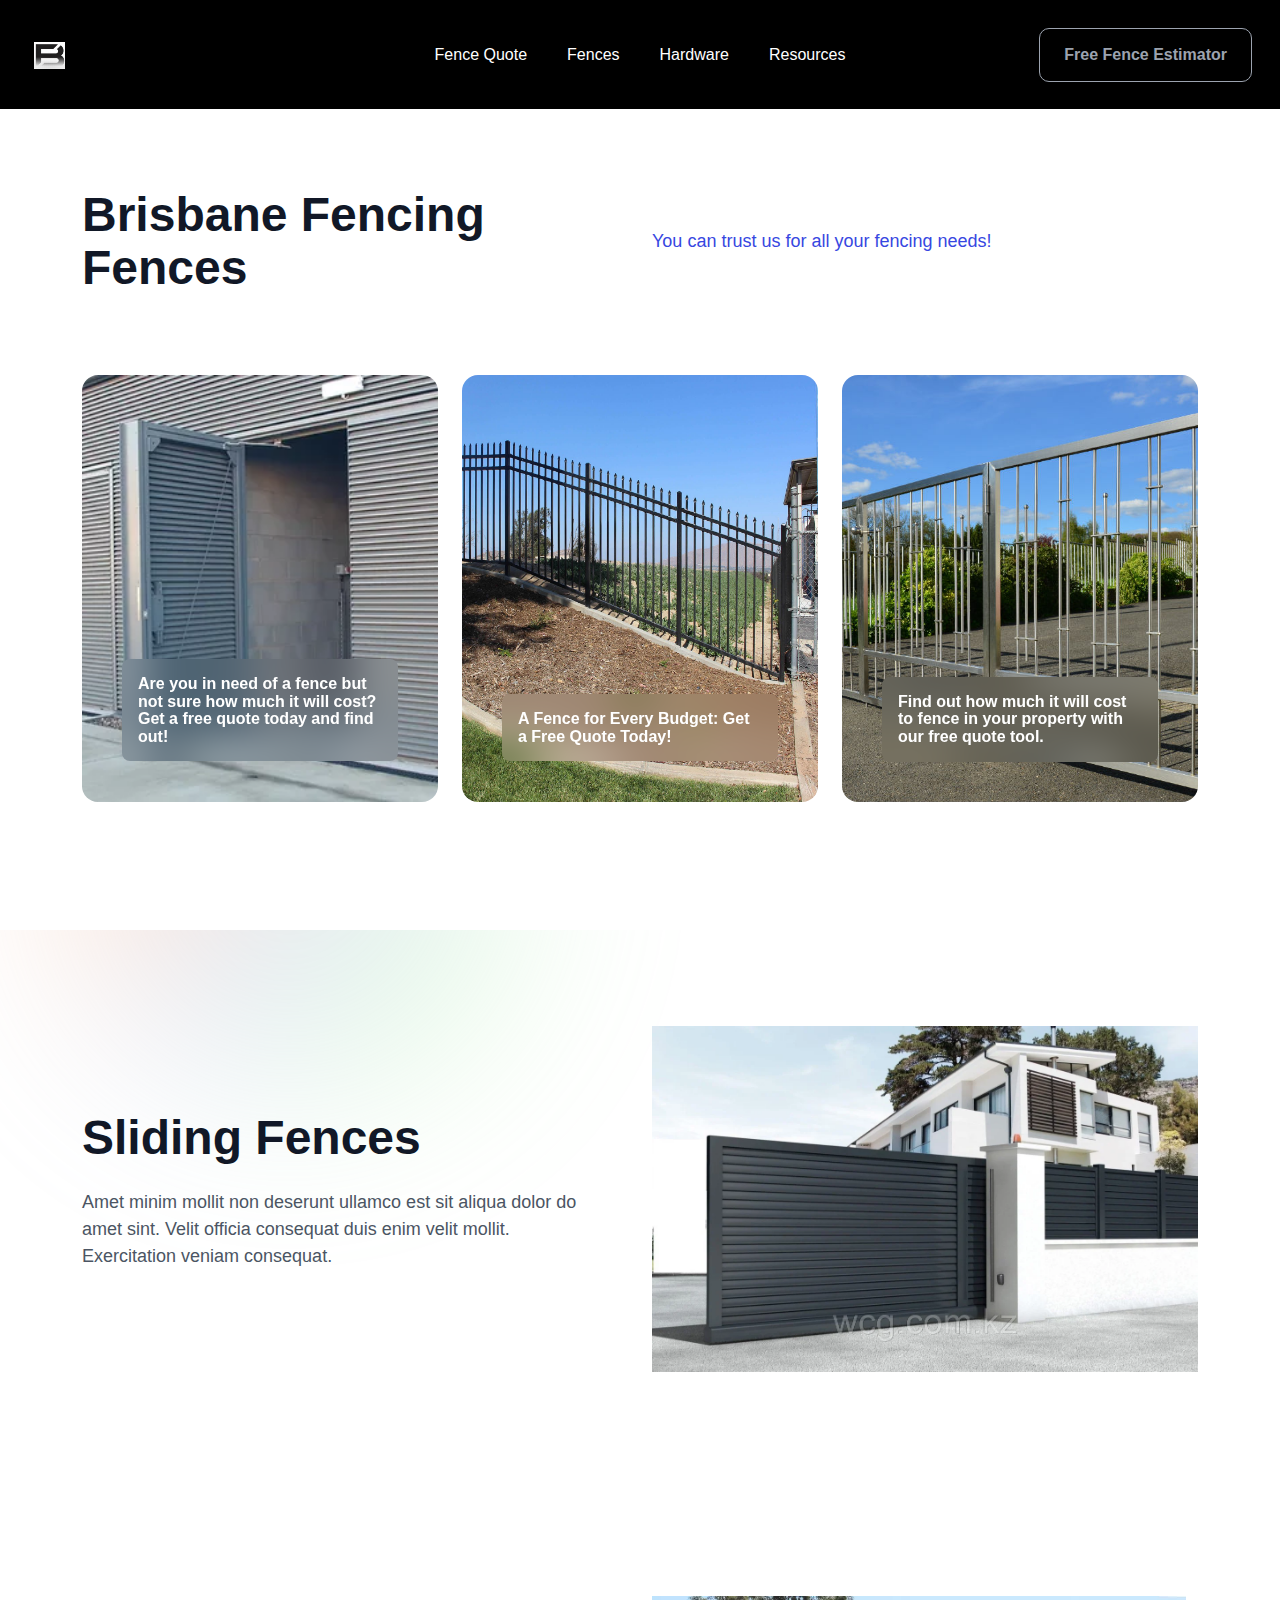
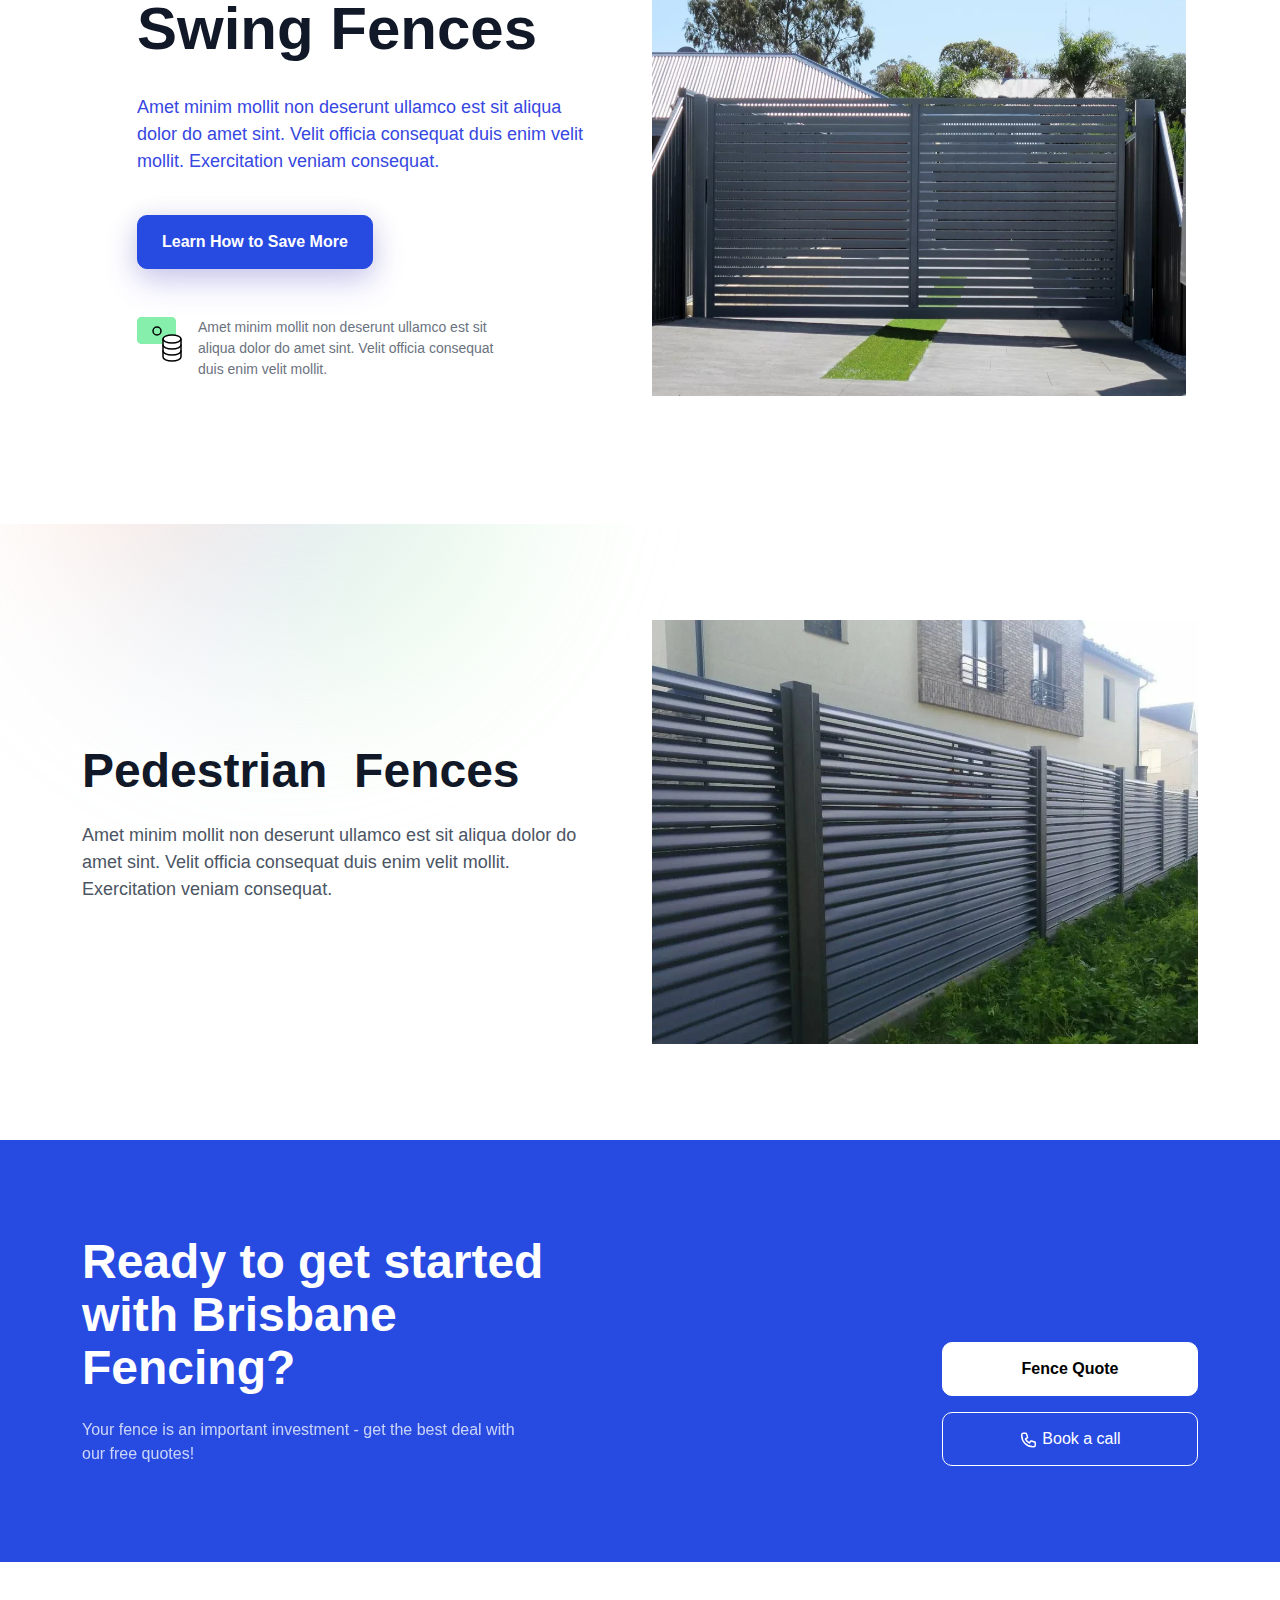
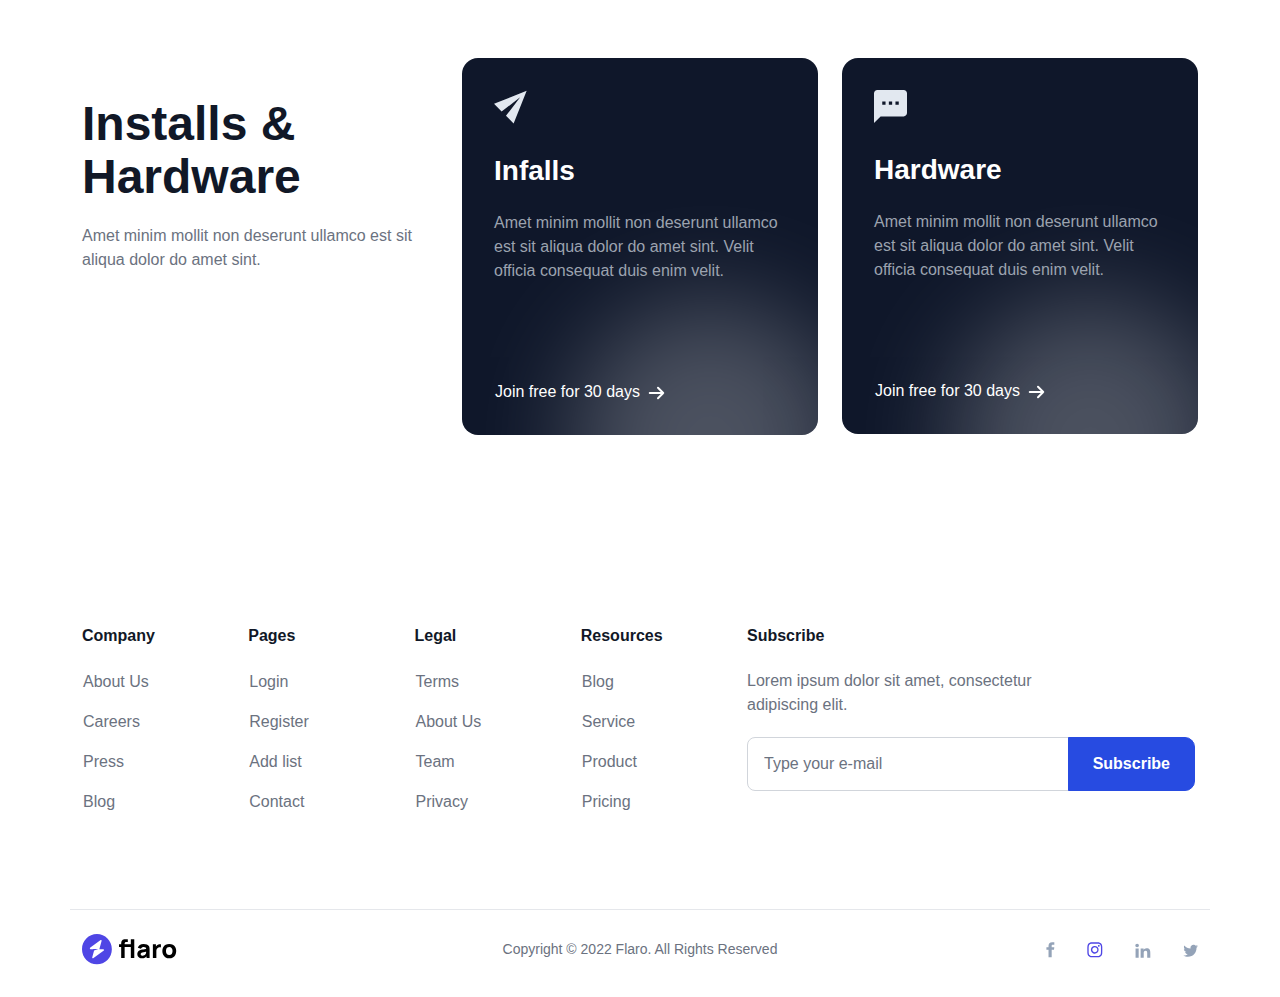
<file: fences.html>
<!DOCTYPE html>
<html lang="en">
<head>
    <title>Page title</title>
    <meta charset="utf-8">
    <meta name="viewport" content="width=device-width, initial-scale=1, shrink-to-fit=no">
    <link rel="stylesheet" href="https://fonts.cdnfonts.com/css/general-sans?styles=135312,135310,135313,135303">
    <link rel="stylesheet" href="css/bootstrap/bootstrap.min.css">
    <link rel="stylesheet" href="css/main.css">
    <link rel="icon" type="image/png" sizes="32x32" href="shuffle-for-bootstrap.png">
</head>
<body>
    <div class="">
        
      <section><nav class="navbar navbar-expand-lg navbar-dark bg-black navs xvvv"><div class="container-fluid">
      <a class="navbar-brand" href="#"><img class="img-fluid" src="images/bf-5.png" alt=""></a>
        <div class="collapse navbar-collapse position-absolute top-50 start-50 translate-middle">
          <ul class="navbar-nav mx-auto">
      <li class="nav-item"><a class="nav-link" href="#">Fence Quote</a></li>
            <li class="nav-item"><a class="nav-link" href="fences.html">Fences</a></li>
            <li class="nav-item"><a class="nav-link" href="about.html">Hardware</a></li>
            <li class="nav-item"><a class="nav-link" href="resources.html">Resources</a></li>
          </ul>
      </div>
        <div class="d-none d-lg-block"><a class="btn btn-outline-secondary-light btns" href="#" contenteditable="false">Free Fence Estimator</a></div>
        <div class="d-lg-none">
          <button class="btn navbar-burger p-0">
            <svg class="text-primary" width="51" height="41" viewbox="0 0 56 56" fill="none" xmlns="http://www.w3.org/2000/svg"><rect width="56" height="56" rx="28" fill="currentColor"></rect><path d="M37 32H19M37 24H19" stroke="white" stroke-width="1.5" stroke-linecap="round" stroke-linejoin="round"></path></svg></button>
        </div>
        </div>
        </nav><div class="d-none navbar-menu position-fixed top-0 start-0 bottom-0 w-75 mw-xs" style="z-index: 9999;">
        <div class="navbar-close navbar-backdrop position-fixed top-0 start-0 end-0 bottom-0 bg-dark" style="opacity: 75%;"></div>
        <nav class="position-relative h-100 w-100 d-flex flex-column justify-content-between py-8 px-8 bg-white overflow-auto"><div class="d-flex align-items-center">
      <a class="me-auto h4 mb-0 text-decoration-none" href="#"><img class="img-fluid" src="flaro-assets/logos/flaro-logo-black.svg" alt=""></a><a class="navbar-close" href="#">
          <svg width="24" height="24" viewbox="0 0 24 24" fill="none" xmlns="http://www.w3.org/2000/svg"><path d="M6 18L18 6M6 6L18 18" stroke="#111827" stroke-width="2" stroke-linecap="round" stroke-linejoin="round"></path></svg></a>
      </div>
          <div class="py-16">
            <ul class="nav flex-column">
      <li class="nav-item mb-8"><a class="nav-link text-dark" href="#">Fence Quote</a></li>
              <li class="nav-item mb-8"><a class="nav-link text-dark" href="#">Fences</a></li>
              <li class="nav-item mb-8"><a class="nav-link text-dark" href="#">Hardware</a></li>
              <li class="nav-item"><a class="nav-link text-dark" href="#">Resources</a></li>
            </ul>
      </div>
          <div>
      <a class="btn w-100 fw-medium" href="#">Login</a><a class="btn w-100 btn-primary" href="#">Sign in</a>
      </div>
        </nav>
      </div>
      </section>
        
      <section class="py-20 pb-md-32">
        <div class="container">
          <div class="row mb-20 align-items-center">
            <div class="col-12 col-md-6 mb-6 mb-md-0">
              <h1 class="mw-xl h3 mb-0">Brisbane Fencing Fences</h1>
            </div>
            <div class="col-12 col-md-6">
              <div class="mw-xl">
                <p class="fs-7 mb-0">You can trust us for all your fencing needs!</p>
              </div>
            </div>
          </div>
          <div class="row mb-n8">
            <div class="col-12 col-md-4 mb-8">
              <div class="position-relative">
      <img class="d-block w-100 img-fluid rounded-4" src="images/i-3.webp" alt="" style="height: 427px; object-fit: cover;">
                <div class="position-absolute bottom-0 start-0 w-100 p-10">
                  <div class="d-flex h-100 px-4 align-items-center justify-content-center py-4 rounded-1" style="backdrop-filter: blur(20px);">
                    <h6 class="text-white mb-0">Are you in need of a fence but not sure how much it will cost? Get a free quote today and find out!</h6>
                  </div>
                </div>
              </div>
            </div>
            <div class="col-12 col-md-4 mb-8">
              <div class="position-relative">
      <img class="d-block w-100 img-fluid rounded-4" src="images/81f9d40f133d9abd38229266feaef4b6.jpg" alt="" style="height: 427px; object-fit: cover;">
                <div class="position-absolute bottom-0 start-0 w-100 p-10">
                  <div class="d-flex h-100 px-4 align-items-center justify-content-center py-4 rounded-1" style="backdrop-filter: blur(20px);">
                    <h6 class="text-white mb-0">A Fence for Every Budget: Get a Free Quote Today!</h6>
                  </div>
                </div>
              </div>
            </div>
            <div class="col-12 col-md-4 mb-8">
              <div class="position-relative">
      <img class="d-block w-100 img-fluid rounded-4" src="images/Apollo-Gate-Repair-Gates.jpg" alt="" style="height: 427px; object-fit: cover;">
                <div class="position-absolute bottom-0 start-0 w-100 p-10">
                  <div class="d-flex h-100 px-4 align-items-center justify-content-center py-4 rounded-1" style="backdrop-filter: blur(20px);">
                    <h6 class="text-white mb-0">Find out how much it will cost to fence in your property with our free quote tool.</h6>
                  </div>
                </div>
              </div>
            </div>
          </div>
        </div>
      </section>
        
      <section class="py-12 py-sm-24 position-relative overflow-hidden"><img class="position-absolute top-0 start-0" src="flaro-assets/images/features/elipse.svg" alt="">
        <div class="container position-relative">
          <div class="mw-7xl mx-auto">
            <div class="row align-items-center">
              <div class="col-12 col-lg-6 mb-10 mb-lg-0">
                <div class="mw-xl mw-lg-2xl mx-auto mx-lg-0">
                  <h1 class="h3 mb-6">Sliding Fences</h1>
                  <p class="mw-lg fs-7 text-secondary-dark">Amet minim mollit non deserunt ullamco est sit aliqua dolor do amet sint. Velit officia consequat duis enim velit mollit. Exercitation veniam consequat.</p>
                </div>
              </div>
              <div class="col-12 col-lg-6">
                <div class="mw-2xl mx-auto"><img class="img-fluid w-100" src="images/178369385-w640-h640-vorota-otkatnye-jpg.webp" alt=""></div>
              </div>
            </div>
          </div>
        </div>
      </section>
        
      <section class="py-20 py-md-32">
        <div class="container">
          <div class="row align-items-center mx-auto">
            <div class="col-12 col-md-6 mb-14 mb-md-0">
              <div class="mw-md mx-auto">
                <h1 class="h2 mb-8">Swing Fences</h1>
                <p class="fs-7 mb-10">Amet minim mollit non deserunt ullamco est sit aliqua dolor do amet sint. Velit officia consequat duis enim velit mollit. Exercitation veniam consequat.</p>
      <a class="btn mb-12 btn-primary shadow" href="#">Learn How to Save More</a>
                <div class="d-flex mw-sm align-items-start">
      <span>
                    <svg width="45" height="45" viewbox="0 0 45 45" fill="none" xmlns="http://www.w3.org/2000/svg">
                      <rect width="39" height="27" rx="5" fill="#4ADE80"></rect>
                      <rect width="39" height="27" rx="5" fill="#86EFAC"></rect>
                      <rect x="26" y="18" width="18" height="26" rx="6" fill="white"></rect>
                      <path d="M35 26C39.9706 26 44 24.2091 44 22C44 19.7909 39.9706 18 35 18C30.0294 18 26 19.7909 26 22C26 24.2091 30.0294 26 35 26Z" stroke="black" stroke-width="1.5" stroke-linecap="round" stroke-linejoin="round"></path>
                      <path d="M26 22V28C26 30.209 30.029 32 35 32C39.971 32 44 30.209 44 28V22" stroke="black" stroke-width="1.5" stroke-linecap="round" stroke-linejoin="round"></path>
                      <path d="M26 28V34C26 36.209 30.029 38 35 38C39.971 38 44 36.209 44 34V28" stroke="black" stroke-width="1.5" stroke-linecap="round" stroke-linejoin="round"></path>
                      <path d="M26 34V40C26 42.209 30.029 44 35 44C39.971 44 44 42.209 44 40V34" stroke="black" stroke-width="1.5" stroke-linecap="round" stroke-linejoin="round"></path>
                      <path d="M20 18C22.2091 18 24 16.2091 24 14C24 11.7909 22.2091 10 20 10C17.7909 10 16 11.7909 16 14C16 16.2091 17.7909 18 20 18Z" stroke="black" stroke-width="1.5" stroke-linecap="round" stroke-linejoin="round"></path>
                    </svg></span>
                  <p class="ms-4 fs-9 text-secondary">Amet minim mollit non deserunt ullamco est sit aliqua dolor do amet sint. Velit officia consequat duis enim velit mollit.</p>
                </div>
              </div>
            </div>
            <div class="col-12 col-md-6"><img class="img-fluid" src="images/HTB1jZU-z3mTBuNjy1Xbq6yMrVXaR-jpg.webp" alt=""></div>
          </div>
        </div>
      </section>
        
      <section class="py-12 py-sm-24 position-relative overflow-hidden"><img class="position-absolute top-0 start-0" src="flaro-assets/images/features/elipse.svg" alt="">
        <div class="container position-relative">
          <div class="mw-7xl mx-auto">
            <div class="row align-items-center">
              <div class="col-12 col-lg-6 mb-10 mb-lg-0">
                <div class="mw-xl mw-lg-2xl mx-auto mx-lg-0">
                  <h1 class="h3 mb-6">Pedestrian  Fences</h1>
                  <p class="mw-lg fs-7 text-secondary-dark">Amet minim mollit non deserunt ullamco est sit aliqua dolor do amet sint. Velit officia consequat duis enim velit mollit. Exercitation veniam consequat.</p>
                </div>
              </div>
              <div class="col-12 col-lg-6">
                <div class="mw-2xl mx-auto"><img class="img-fluid w-100" src="images/i-2.webp" alt=""></div>
              </div>
            </div>
          </div>
        </div>
      </section>
        
      <section class="py-12 py-sm-24 bg-primary position-relative"><div class="container position-relative">
          <div class="mw-md mx-auto mw-lg-none">
            <div class="row align-items-end">
              <div class="col-12 col-lg-6 col-xl-8 mb-16 mb-lg-0 x12">
                <div class="mw-lg">
                  <h1 class="h3 text-white mb-6">Ready to get started with Brisbane Fencing?</h1>
                  <div class="mw-md opacity-75">
                    <p class="text-white mb-0">Your fence is an important investment - get the best deal with our free quotes!</p>
                  </div>
                </div>
              </div>
              <div class="col-12 col-lg-6 col-xl-4">
                <div class="d-flex w-100 ps-xl-16 flex-column ms-lg-auto mw-lg-xs">
                  <a class="btn mb-4 btn-light fw-medium" href="#">Fence Quote </a>
                  <a class="btn btn-outline-light" href="#">
                    <svg width="19" height="18" viewbox="0 0 19 18" fill="none" xmlns="http://www.w3.org/2000/svg"><path d="M2.75 3.75C2.75 2.92157 3.42157 2.25 4.25 2.25H6.70943C7.03225 2.25 7.31886 2.45657 7.42094 2.76283L8.5443 6.13291C8.66233 6.48699 8.50203 6.87398 8.1682 7.0409L6.47525 7.88737C7.30194 9.72091 8.77909 11.1981 10.6126 12.0247L11.4591 10.3318C11.626 9.99796 12.013 9.83767 12.3671 9.9557L15.7372 11.0791C16.0434 11.1811 16.25 11.4677 16.25 11.7906V14.25C16.25 15.0784 15.5784 15.75 14.75 15.75H14C7.7868 15.75 2.75 10.7132 2.75 4.5V3.75Z" stroke="currentColor" stroke-width="1.5" stroke-linecap="round" stroke-linejoin="round"></path></svg><span class="ms-1 fw-medium">Book a call</span>
                  </a>
                </div>
              </div>
            </div>
          </div>
        </div>
      </section>
        
      <section class="py-12 py-sm-24">
        <div class="container position-relative">
          <div class="mw-7xl mx-auto">
            <div class="row">
              <div class="col-12 col-lg-4 pt-lg-10 mb-20 mb-lg-0">
                <div class="mw-sm">
                  <h3 class="mb-5">Installs &amp; Hardware</h3>
                  <p class="text-secondary">Amet minim mollit non deserunt ullamco est sit aliqua dolor do amet sint.</p>
                </div>
              </div>
              <div class="col-12 col-md-6 col-lg-4 mb-8 mb-md-0">
                <div class="p-8 bg-info-dark rounded-4 position-relative overflow-hidden">
      <img class="position-absolute bottom-0 end-0 me-n5 opacity-25" src="flaro-assets/images/cta/gradient5.svg" alt="">
                  <div class="mw-sm position-relative">
                    <svg width="33" height="34" viewbox="0 0 33 34" fill="none" xmlns="http://www.w3.org/2000/svg">
                      <path d="M19.6186 33.4724L32.6794 0.803835L0.0108931 13.8647L7.6252 21.5008L26.1436 7.33972L11.9825 25.8581L19.6186 33.4724Z" fill="#E2E8F0"></path>
                    </svg>
                    <h4 class="fs-5 text-white mt-8 mb-6">Infalls</h4>
                    <p class="text-secondary-light mb-24">Amet minim mollit non deserunt ullamco est sit aliqua dolor do amet sint. Velit officia consequat duis enim velit.</p>
      <a class="btn p-0 d-inline-flex btn-link text-white" href="#"><span>Join free for 30 days</span><span class="ms-2">
                        <svg width="17" height="14" viewbox="0 0 17 14" fill="none" xmlns="http://www.w3.org/2000/svg">
                          <path d="M10 1.75L15.25 7M15.25 7L10 12.25M15.25 7L1.75 7" stroke="white" stroke-width="2" stroke-linecap="round" stroke-linejoin="round"></path>
                        </svg></span></a>
                  </div>
                </div>
              </div>
              <div class="col-12 col-md-6 col-lg-4">
                <div class="p-8 bg-info-dark rounded-4 position-relative overflow-hidden">
      <img class="position-absolute bottom-0 end-0 me-n5 opacity-25" src="flaro-assets/images/cta/gradient5.svg" alt="">
                  <div class="mw-sm position-relative">
                    <svg width="33" height="33" viewbox="0 0 33 33" fill="none" xmlns="http://www.w3.org/2000/svg">
                      <path d="M29.7 0H3.3C1.47675 0 0.0165 1.47675 0.0165 3.3L0 33L6.6 26.4H29.7C31.5232 26.4 33 24.9233 33 23.1V3.3C33 1.47675 31.5232 0 29.7 0ZM11.55 14.85H8.25V11.55H11.55V14.85ZM18.15 14.85H14.85V11.55H18.15V14.85ZM24.75 14.85H21.45V11.55H24.75V14.85Z" fill="#E2E8F0"></path>
                    </svg>
                    <h4 class="fs-5 text-white mt-8 mb-6">Hardware</h4>
                    <p class="text-secondary-light mb-24">Amet minim mollit non deserunt ullamco est sit aliqua dolor do amet sint. Velit officia consequat duis enim velit.</p>
      <a class="btn p-0 d-inline-flex btn-link text-white" href="#"><span>Join free for 30 days</span><span class="ms-2">
                        <svg width="17" height="14" viewbox="0 0 17 14" fill="none" xmlns="http://www.w3.org/2000/svg">
                          <path d="M10 1.75L15.25 7M15.25 7L10 12.25M15.25 7L1.75 7" stroke="white" stroke-width="2" stroke-linecap="round" stroke-linejoin="round"></path>
                        </svg></span></a>
                  </div>
                </div>
              </div>
            </div>
          </div>
        </div>
      </section>
        
      <section class="pt-24 pb-8"><div class="container">
          <div class="row pb-20 mb-6 border-bottom">
            <div class="col-12 col-lg-7 mb-16 mb-lg-0">
              <div class="row">
                <div class="col-6 col-md-3 mb-16 mb-md-0">
                  <h6 class="mb-6">Company</h6>
                  <ul class="list-unstyled"><li class="mb-4"><a class="btn btn-link p-0 text-secondary" href="#">About Us</a></li>
                    <li class="mb-4"><a class="btn btn-link p-0 text-secondary" href="#">Careers</a></li>
                    <li class="mb-4"><a class="btn btn-link p-0 text-secondary" href="#">Press</a></li>
                    <li><a class="btn btn-link p-0 text-secondary" href="#">Blog</a></li>
                  </ul></div>
                <div class="col-6 col-md-3 mb-16 mb-md-0">
                  <h6 class="mb-6">Pages</h6>
                  <ul class="list-unstyled"><li class="mb-4"><a class="btn btn-link p-0 text-secondary" href="#">Login</a></li>
                    <li class="mb-4"><a class="btn btn-link p-0 text-secondary" href="#">Register</a></li>
                    <li class="mb-4"><a class="btn btn-link p-0 text-secondary" href="#">Add list</a></li>
                    <li><a class="btn btn-link p-0 text-secondary" href="#">Contact</a></li>
                  </ul></div>
                <div class="col-6 col-md-3">
                  <h6 class="mb-6">Legal</h6>
                  <ul class="list-unstyled"><li class="mb-4"><a class="btn btn-link p-0 text-secondary" href="#">Terms</a></li>
                    <li class="mb-4"><a class="btn btn-link p-0 text-secondary" href="#">About Us</a></li>
                    <li class="mb-4"><a class="btn btn-link p-0 text-secondary" href="#">Team</a></li>
                    <li><a class="btn btn-link p-0 text-secondary" href="#">Privacy</a></li>
                  </ul></div>
                <div class="col-6 col-md-3">
                  <h6 class="mb-6">Resources</h6>
                  <ul class="list-unstyled"><li class="mb-4"><a class="btn btn-link p-0 text-secondary" href="#">Blog</a></li>
                    <li class="mb-4"><a class="btn btn-link p-0 text-secondary" href="#">Service</a></li>
                    <li class="mb-4"><a class="btn btn-link p-0 text-secondary" href="#">Product</a></li>
                    <li><a class="btn btn-link p-0 text-secondary" href="#">Pricing</a></li>
                  </ul></div>
              </div>
            </div>
            <div class="col-12 col-lg-5">
              <h6 class="mb-6">Subscribe</h6>
              <p class="text-secondary mw-xs mb-5">Lorem ipsum dolor sit amet, consectetur adipiscing elit.</p>
              <form action="#">
                <div class="input-group mw-md bg-white">
                  <input class="form-control" type="email" placeholder="Type your e-mail"><button class="btn btn-primary">Subscribe</button>
                </div>
              </form>
            </div>
          </div>
          <div class="position-relative d-sm-flex align-items-center justify-content-between text-center">
            <p class="d-none d-md-block position-absolute top-50 start-50 translate-middle fs-9 text-secondary mb-0">Copyright © 2022 Flaro. All Rights Reserved</p><a class="d-inline-block mb-8 mb-sm-0" href="#"><img class="img-fluid" src="flaro-assets/logos/flaro-logo-black.svg" alt="" width="auto"></a>
            <div class="d-flex align-items-center justify-content-center"><a class="d-inline-block me-8" href="#">
              <svg width="9" height="16" viewbox="0 0 9 16" fill="none" xmlns="http://www.w3.org/2000/svg"><path d="M5.68503 5.32446L5.68503 3.82446C5.68503 3.17446 5.84293 2.82446 6.94819 2.82446H8.31661V0.324463L6.21135 0.324463C3.57977 0.324463 2.52714 1.97446 2.52714 3.82446V5.32446H0.421875L0.421875 7.82446H2.52714L2.52714 15.3245H5.68503L5.68503 7.82446H8.00082L8.31661 5.32446H5.68503Z" fill="#94A3B8"></path></svg></a><a class="d-inline-block me-8" href="#">
              <svg width="16" height="16" viewbox="0 0 16 16" fill="none" xmlns="http://www.w3.org/2000/svg"><path d="M7.81641 0.324463C5.78109 0.324463 5.52516 0.333838 4.72547 0.369463C3.92578 0.406963 3.38109 0.532588 2.90391 0.718213C2.40337 0.906481 1.94999 1.2018 1.57547 1.58353C1.19398 1.95824 0.898694 2.41156 0.710156 2.91196C0.524531 3.38821 0.397969 3.93384 0.361406 4.73071C0.325781 5.53228 0.316406 5.78728 0.316406 7.8254C0.316406 9.86165 0.325781 10.1167 0.361406 10.9163C0.398906 11.7151 0.524531 12.2598 0.710156 12.737C0.902344 13.2301 1.15828 13.6482 1.57547 14.0654C1.99172 14.4826 2.40984 14.7395 2.90297 14.9307C3.38109 15.1163 3.92484 15.2429 4.72359 15.2795C5.52422 15.3151 5.77922 15.3245 7.81641 15.3245C9.85359 15.3245 10.1077 15.3151 10.9083 15.2795C11.7061 15.242 12.2527 15.1163 12.7298 14.9307C13.2301 14.7424 13.6831 14.447 14.0573 14.0654C14.4745 13.6482 14.7305 13.2301 14.9227 12.737C15.1073 12.2598 15.2339 11.7151 15.2714 10.9163C15.307 10.1167 15.3164 9.86165 15.3164 7.82446C15.3164 5.78728 15.307 5.53228 15.2714 4.73165C15.2339 3.93384 15.1073 3.38821 14.9227 2.91196C14.7341 2.41155 14.4389 1.95822 14.0573 1.58353C13.6829 1.20166 13.2295 0.906318 12.7289 0.718213C12.2508 0.532588 11.7052 0.406025 10.9073 0.369463C10.1067 0.333838 9.85266 0.324463 7.81453 0.324463H7.81734H7.81641ZM7.14422 1.67634H7.81734C9.81984 1.67634 10.057 1.6829 10.8473 1.71946C11.5786 1.75228 11.9761 1.87509 12.2405 1.97728C12.5902 2.11321 12.8405 2.27634 13.103 2.53884C13.3655 2.80134 13.5277 3.05071 13.6636 3.40134C13.7667 3.66478 13.8886 4.06228 13.9214 4.79353C13.958 5.58384 13.9655 5.82103 13.9655 7.82259C13.9655 9.82415 13.958 10.0623 13.9214 10.8526C13.8886 11.5838 13.7658 11.9804 13.6636 12.2448C13.5434 12.5704 13.3514 12.8649 13.102 13.1063C12.8395 13.3688 12.5902 13.531 12.2395 13.667C11.977 13.7701 11.5795 13.892 10.8473 13.9257C10.057 13.9613 9.81984 13.9698 7.81734 13.9698C5.81484 13.9698 5.57672 13.9613 4.78641 13.9257C4.05516 13.892 3.65859 13.7701 3.39422 13.667C3.06844 13.5469 2.77371 13.3553 2.53172 13.1063C2.28211 12.8645 2.0899 12.5698 1.96922 12.2438C1.86703 11.9804 1.74422 11.5829 1.71141 10.8517C1.67578 10.0613 1.66828 9.82415 1.66828 7.82071C1.66828 5.81821 1.67578 5.58196 1.71141 4.79165C1.74516 4.0604 1.86703 3.6629 1.97016 3.39853C2.10609 3.04884 2.26922 2.79853 2.53172 2.53603C2.79422 2.27353 3.04359 2.11134 3.39422 1.9754C3.65859 1.87228 4.05516 1.7504 4.78641 1.71665C5.47828 1.68478 5.74641 1.6754 7.14422 1.67446V1.67634ZM11.8205 2.92134C11.7023 2.92134 11.5852 2.94462 11.4761 2.98985C11.3669 3.03508 11.2676 3.10137 11.1841 3.18494C11.1005 3.26851 11.0342 3.36773 10.989 3.47692C10.9437 3.58612 10.9205 3.70315 10.9205 3.82134C10.9205 3.93953 10.9437 4.05656 10.989 4.16575C11.0342 4.27495 11.1005 4.37416 11.1841 4.45773C11.2676 4.54131 11.3669 4.6076 11.4761 4.65283C11.5852 4.69806 11.7023 4.72134 11.8205 4.72134C12.0592 4.72134 12.2881 4.62652 12.4569 4.45773C12.6256 4.28895 12.7205 4.06003 12.7205 3.82134C12.7205 3.58264 12.6256 3.35372 12.4569 3.18494C12.2881 3.01616 12.0592 2.92134 11.8205 2.92134ZM7.81734 3.97321C7.30647 3.96524 6.79912 4.05898 6.32482 4.24897C5.85053 4.43896 5.41876 4.7214 5.05467 5.07986C4.69058 5.43832 4.40143 5.86562 4.20407 6.33689C4.0067 6.80817 3.90506 7.314 3.90506 7.82493C3.90506 8.33587 4.0067 8.84169 4.20407 9.31297C4.40143 9.78424 4.69058 10.2115 5.05467 10.57C5.41876 10.9285 5.85053 11.2109 6.32482 11.4009C6.79912 11.5909 7.30647 11.6846 7.81734 11.6767C8.82848 11.6609 9.79286 11.2481 10.5023 10.5275C11.2118 9.80689 11.6094 8.83619 11.6094 7.82493C11.6094 6.81368 11.2118 5.84297 10.5023 5.12235C9.79286 4.40173 8.82848 3.98899 7.81734 3.97321ZM7.81734 5.32415C8.48047 5.32415 9.11643 5.58758 9.58533 6.05648C10.0542 6.52537 10.3177 7.16134 10.3177 7.82446C10.3177 8.48759 10.0542 9.12355 9.58533 9.59245C9.11643 10.0613 8.48047 10.3248 7.81734 10.3248C7.15422 10.3248 6.51826 10.0613 6.04936 9.59245C5.58046 9.12355 5.31703 8.48759 5.31703 7.82446C5.31703 7.16134 5.58046 6.52537 6.04936 6.05648C6.51826 5.58758 7.15422 5.32415 7.81734 5.32415Z" fill="#4F46E5"></path></svg></a><a class="d-inline-block me-8" href="#">
              <svg width="16" height="15" viewbox="0 0 16 15" fill="none" xmlns="http://www.w3.org/2000/svg"><path d="M3.67326 14.8544H0.564368L0.564368 5.46737H3.67326L3.67326 14.8544ZM2.11694 4.18691C1.12295 4.18691 0.316406 3.41461 0.316406 2.48264C0.316406 2.0349 0.506105 1.6055 0.84377 1.2889C1.18144 0.972297 1.63941 0.794434 2.11694 0.794434C2.59447 0.794434 3.05244 0.972297 3.39011 1.2889C3.72778 1.6055 3.91747 2.0349 3.91747 2.48264C3.91747 3.41461 3.11093 4.18691 2.11694 4.18691ZM15.3087 14.8544H12.2068V10.2849C12.2068 9.19579 12.1832 7.79933 10.5905 7.79933C8.97418 7.79933 8.72622 8.98237 8.72622 10.2066V14.8544L5.62054 14.8544L5.62054 5.46737H8.60197V6.74784H8.64535C9.0604 6.01019 10.0742 5.23187 11.5866 5.23187C14.733 5.23187 15.3114 7.17466 15.3114 9.69793V14.8544H15.3087Z" fill="#94A3B8"></path></svg></a><a class="d-inline-block" href="#">
              <svg width="15" height="13" viewbox="0 0 15 13" fill="none" xmlns="http://www.w3.org/2000/svg"><path d="M15.0005 2.27494C14.4603 2.50797 13.8724 2.67569 13.2669 2.74101C13.8956 2.36751 14.3664 1.77744 14.591 1.08151C14.001 1.43246 13.3547 1.67855 12.6808 1.80887C12.3991 1.50773 12.0584 1.26784 11.68 1.10413C11.3015 0.940414 10.8934 0.856396 10.4811 0.857307C8.81277 0.857307 7.47106 2.20962 7.47106 3.86911C7.47106 4.10214 7.49931 4.33518 7.54521 4.55938C5.04715 4.42874 2.8192 3.23532 1.33802 1.40812C1.06813 1.86909 0.9267 2.39397 0.928441 2.92814C0.928441 3.97327 1.45983 4.89481 2.27015 5.4368C1.79262 5.41799 1.32626 5.28673 0.909022 5.0537V5.09077C0.909022 6.5543 1.94355 7.76714 3.32234 8.04608C3.06346 8.11332 2.79714 8.14773 2.52967 8.14847C2.33371 8.14847 2.14834 8.12905 1.96121 8.10257C2.34254 9.29599 3.45298 10.1628 4.77528 10.1911C3.74074 11.0014 2.44493 11.478 1.0379 11.478C0.785443 11.478 0.552408 11.4692 0.310547 11.441C1.6452 12.2972 3.22877 12.7915 4.93416 12.7915C10.4705 12.7915 13.4999 8.20497 13.4999 4.22395C13.4999 4.09331 13.4999 3.96267 13.4911 3.83203C14.0772 3.40304 14.591 2.87165 15.0005 2.27494Z" fill="#94A3B8"></path></svg></a></div>
          </div>
          <p class="d-md-none text-center mt-8 fs-9 text-secondary mb-0">Copyright © 2022 Flaro. All Rights Reserved</p>
        </div>
      </section>
    </div>
    <script src="js/bootstrap/bootstrap.bundle.min.js"></script>
    <script src="js/main.js"></script>
</body>
</html>
</file>
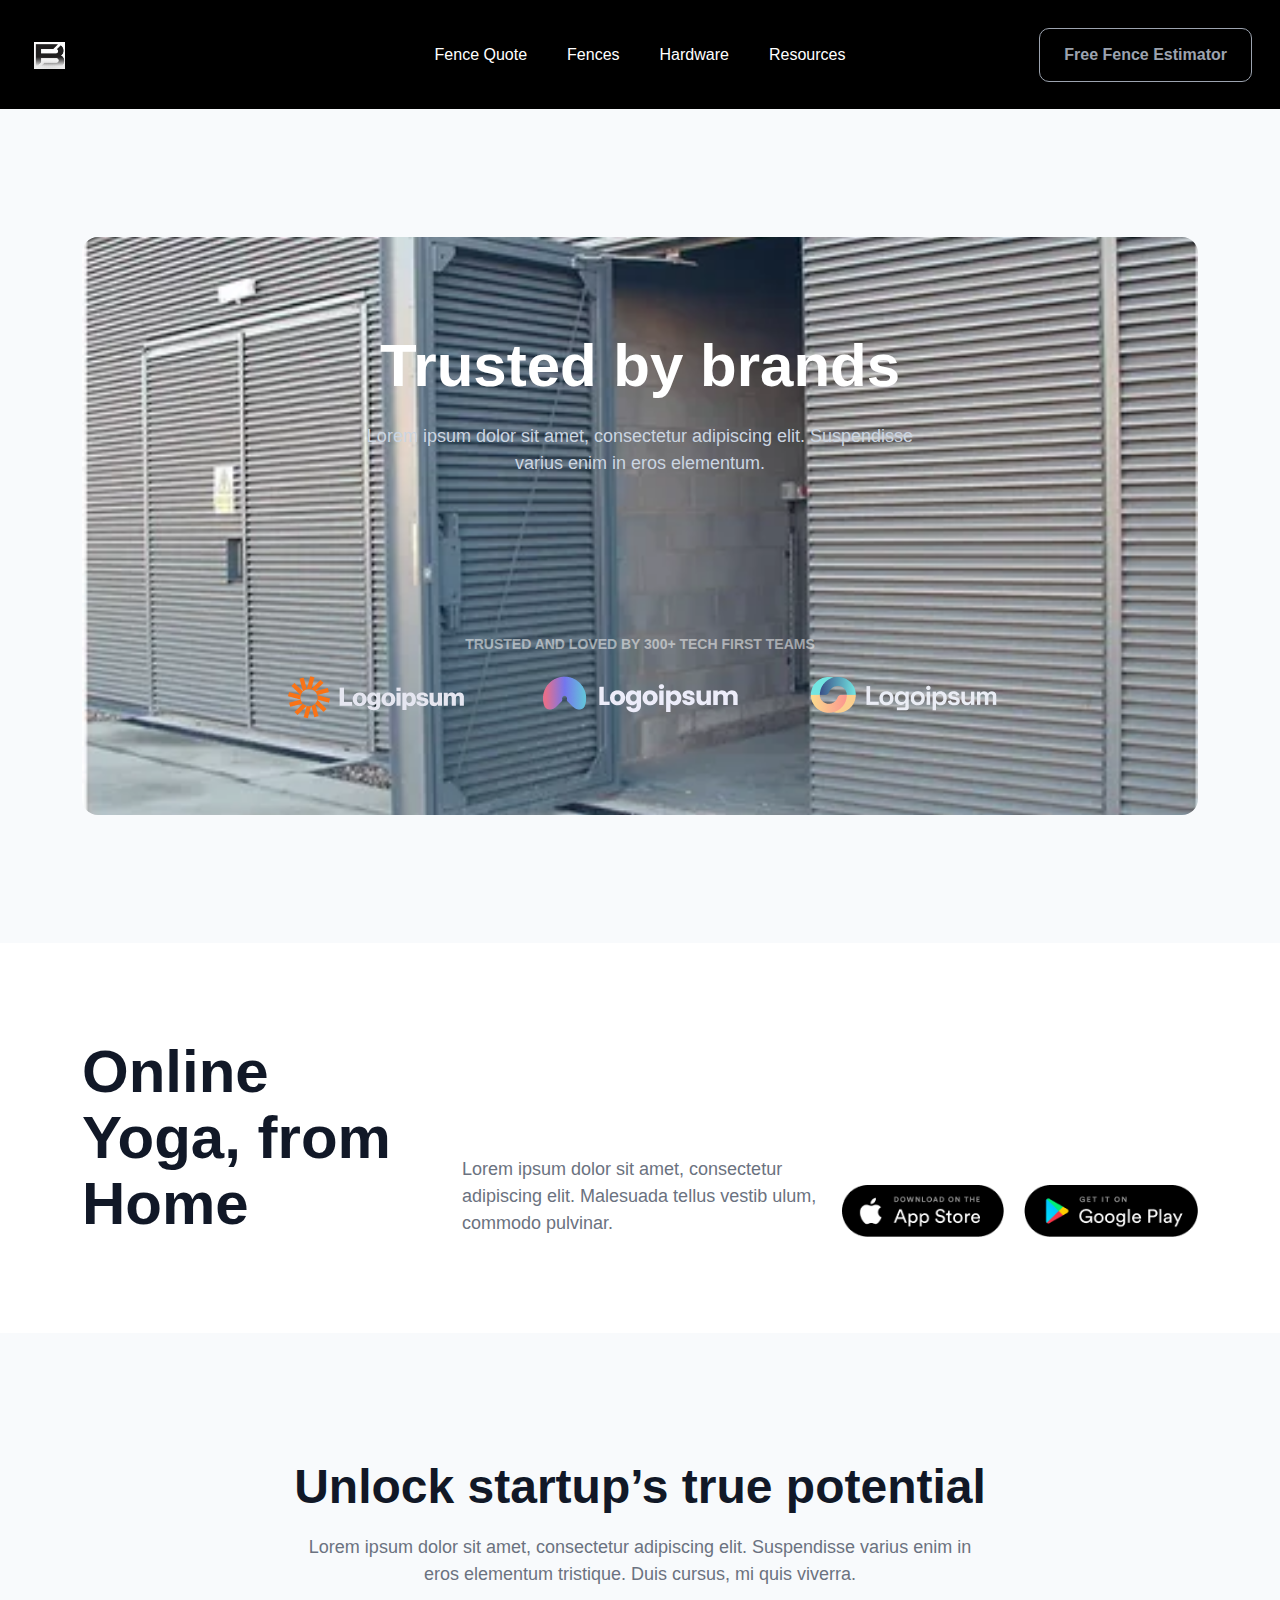
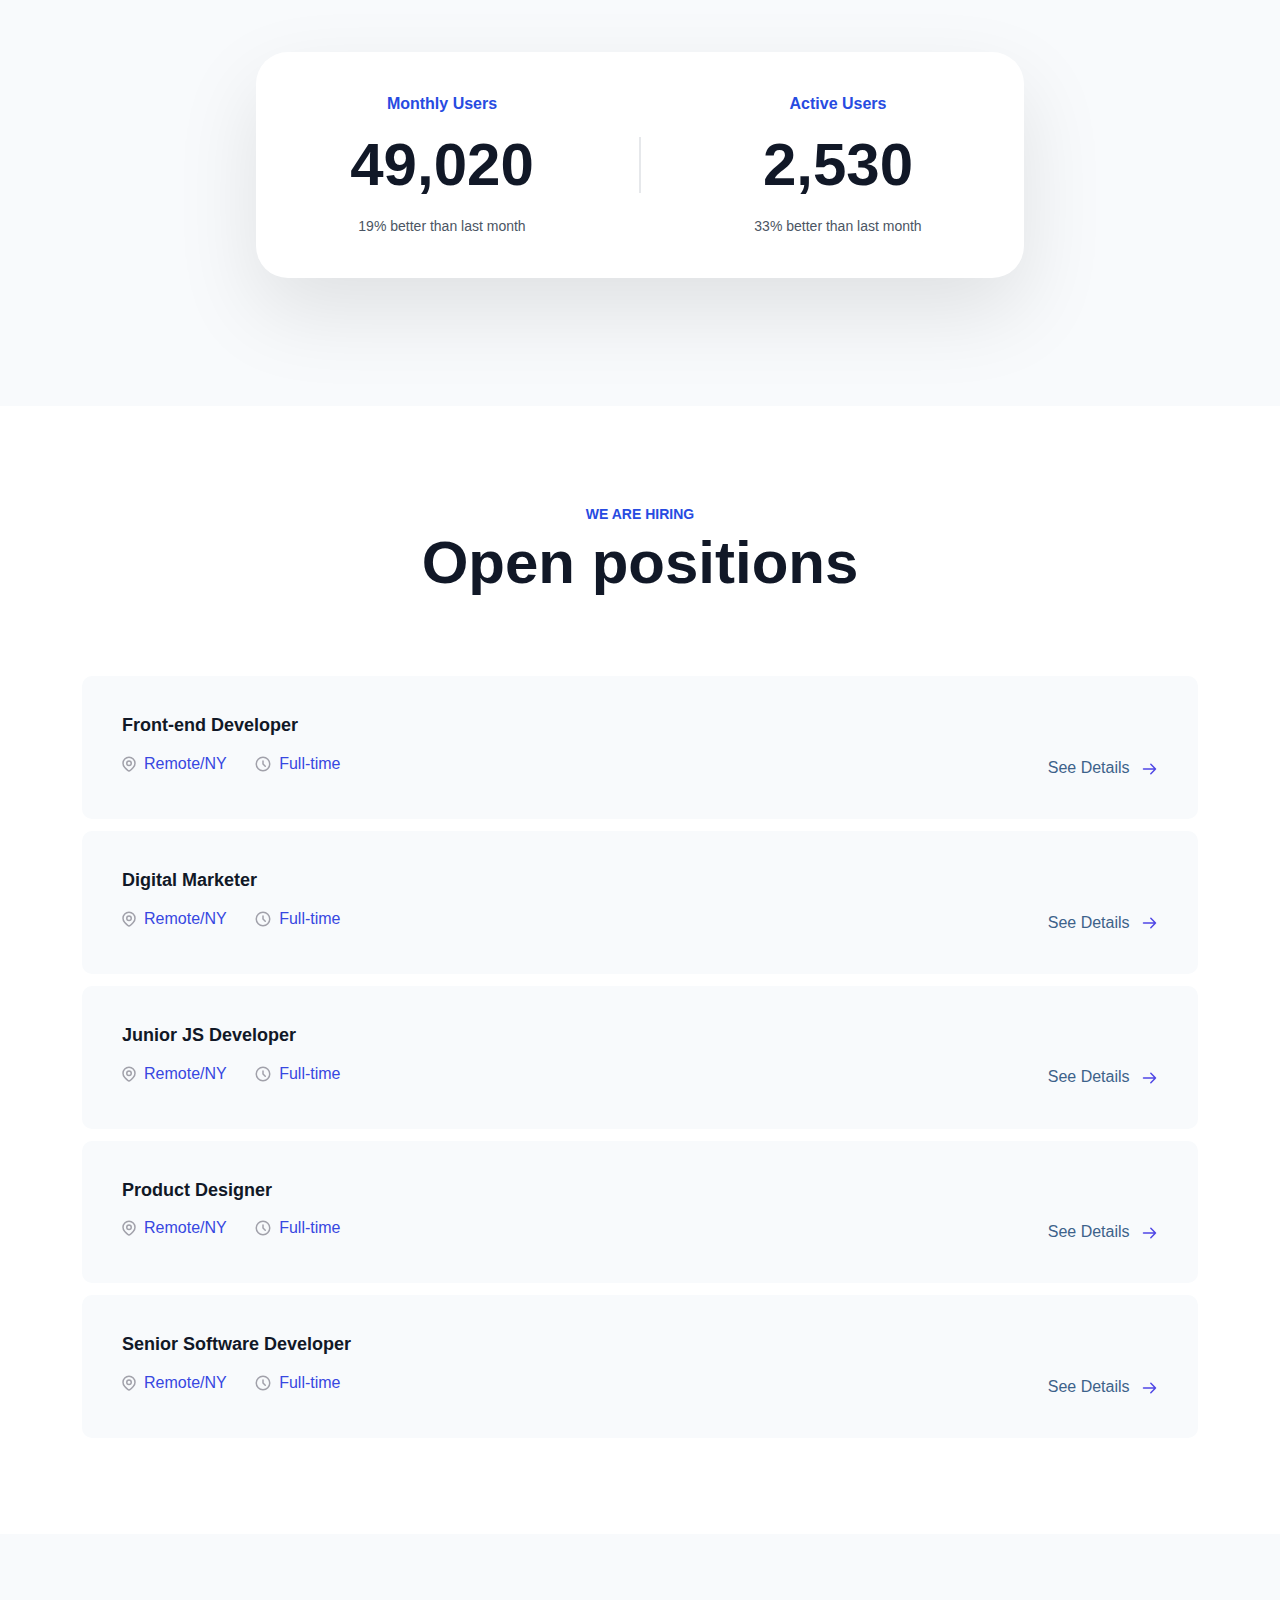
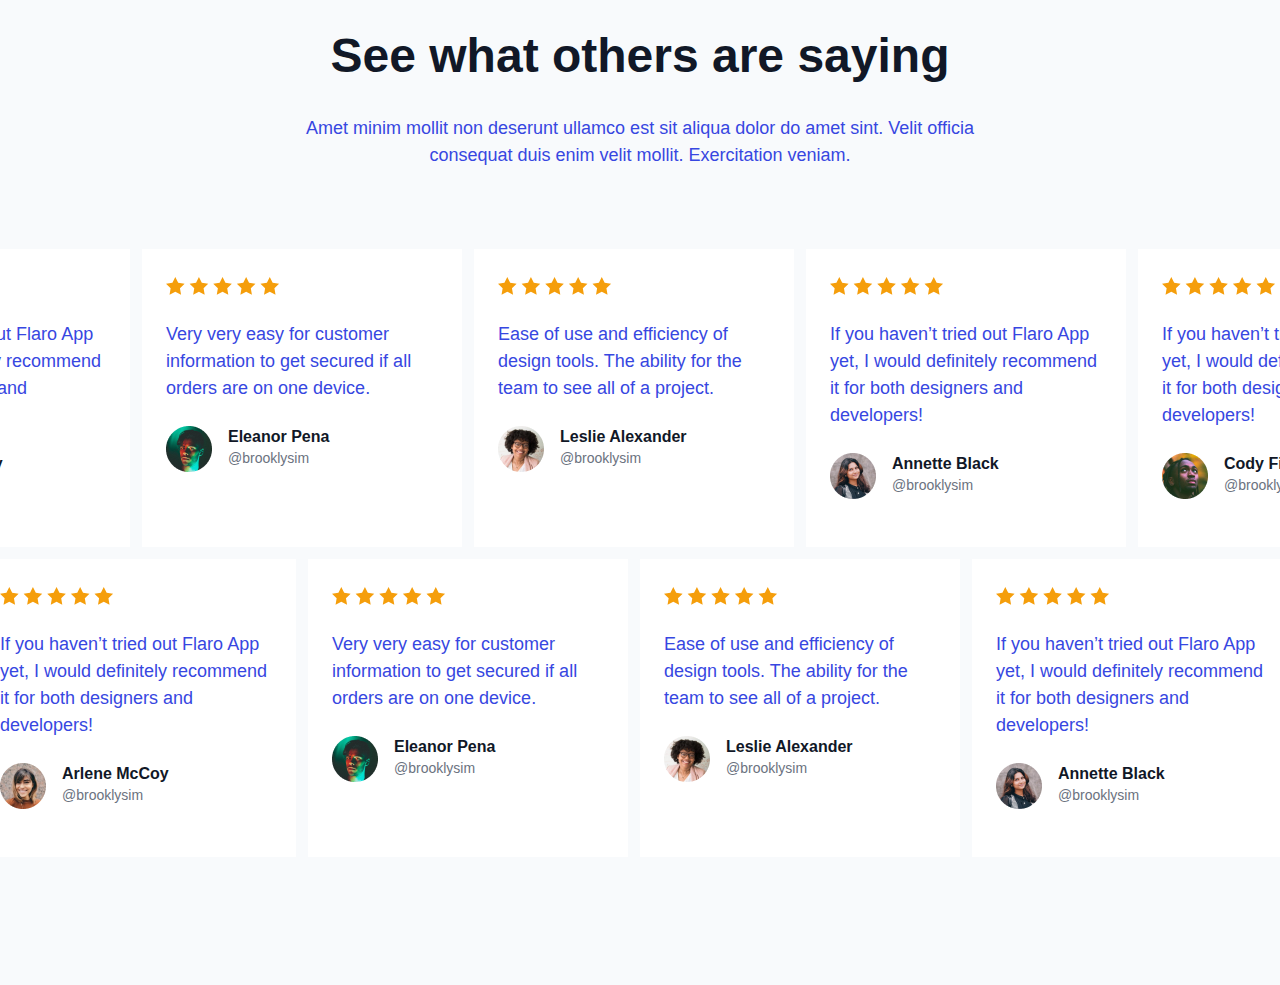
<file: hardware.html>
<!DOCTYPE html>
<html lang="en">
<head>
    <title>Page title</title>
    <meta charset="utf-8">
    <meta name="viewport" content="width=device-width, initial-scale=1, shrink-to-fit=no">
    <link rel="stylesheet" href="https://fonts.cdnfonts.com/css/general-sans?styles=135312,135310,135313,135303">
    <link rel="stylesheet" href="css/bootstrap/bootstrap.min.css">
    <link rel="stylesheet" href="css/main.css">
    <link rel="icon" type="image/png" sizes="32x32" href="shuffle-for-bootstrap.png">
</head>
<body>
    <div class="">
        
      <section><nav class="navbar navbar-expand-lg navbar-dark bg-black navs xvvv"><div class="container-fluid">
      <a class="navbar-brand" href="#"><img class="img-fluid" src="images/bf-5.png" alt=""></a>
        <div class="collapse navbar-collapse position-absolute top-50 start-50 translate-middle">
          <ul class="navbar-nav mx-auto">
      <li class="nav-item"><a class="nav-link" href="#">Fence Quote</a></li>
            <li class="nav-item"><a class="nav-link" href="fences.html">Fences</a></li>
            <li class="nav-item"><a class="nav-link" href="about.html">Hardware</a></li>
            <li class="nav-item"><a class="nav-link" href="resources.html">Resources</a></li>
          </ul>
      </div>
        <div class="d-none d-lg-block"><a class="btn btn-outline-secondary-light btns" href="#" contenteditable="false">Free Fence Estimator</a></div>
        <div class="d-lg-none">
          <button class="btn navbar-burger p-0">
            <svg class="text-primary" width="51" height="41" viewbox="0 0 56 56" fill="none" xmlns="http://www.w3.org/2000/svg"><rect width="56" height="56" rx="28" fill="currentColor"></rect><path d="M37 32H19M37 24H19" stroke="white" stroke-width="1.5" stroke-linecap="round" stroke-linejoin="round"></path></svg></button>
        </div>
        </div>
        </nav><div class="d-none navbar-menu position-fixed top-0 start-0 bottom-0 w-75 mw-xs" style="z-index: 9999;">
        <div class="navbar-close navbar-backdrop position-fixed top-0 start-0 end-0 bottom-0 bg-dark" style="opacity: 75%;"></div>
        <nav class="position-relative h-100 w-100 d-flex flex-column justify-content-between py-8 px-8 bg-white overflow-auto"><div class="d-flex align-items-center">
      <a class="me-auto h4 mb-0 text-decoration-none" href="#"><img class="img-fluid" src="flaro-assets/logos/flaro-logo-black.svg" alt=""></a><a class="navbar-close" href="#">
          <svg width="24" height="24" viewbox="0 0 24 24" fill="none" xmlns="http://www.w3.org/2000/svg"><path d="M6 18L18 6M6 6L18 18" stroke="#111827" stroke-width="2" stroke-linecap="round" stroke-linejoin="round"></path></svg></a>
      </div>
          <div class="py-16">
            <ul class="nav flex-column">
      <li class="nav-item mb-8"><a class="nav-link text-dark" href="#">Fence Quote</a></li>
              <li class="nav-item mb-8"><a class="nav-link text-dark" href="#">Fences</a></li>
              <li class="nav-item mb-8"><a class="nav-link text-dark" href="#">Hardware</a></li>
              <li class="nav-item"><a class="nav-link text-dark" href="#">Resources</a></li>
            </ul>
      </div>
          <div>
      <a class="btn w-100 fw-medium" href="#">Login</a><a class="btn w-100 btn-primary" href="#">Sign in</a>
      </div>
        </nav>
      </div>
      </section>
        
      
      
        
      <section class="py-12 py-sm-24 py-md-32 bg-info-light">
        <div class="container">
          <div class="position-relative py-24 px-6 rounded-4 overflow-hidden">
      <img class="position-absolute top-0 start-0 h-100 w-100" src="images/i-3.webp" alt="" style="object-fit: cover;">
            <div class="position-relative">
              <div class="mw-xl mx-auto mb-24 mb-sm-40 text-center">
                <h2 class="mb-6 text-white">Trusted by brands</h2>
                <p class="fs-7 text-light-dark mb-0">Lorem ipsum dolor sit amet, consectetur adipiscing elit. Suspendisse varius enim in eros elementum.</p>
              </div>
              <h6 class="text-center fs-9 fw-semibold text-light text-uppercase opacity-50 mb-6">TRUSTED AND LOVED BY 300+ TECH FIRST TEAMS</h6>
              <div class="mw-3xl mx-auto">
                <div class="row mb-n6">
                  <div class="col-12 col-sm-4 mb-6"><img class="img-fluid d-block mx-auto" src="flaro-assets/logos/brands/brand-large4.png" alt=""></div>
                  <div class="col-12 col-sm-4 mb-6"><img class="img-fluid d-block mx-auto" src="flaro-assets/logos/brands/brand-large2.png" alt=""></div>
                  <div class="col-12 col-sm-4 mb-6"><img class="img-fluid d-block mx-auto" src="flaro-assets/logos/brands/brand-large5.png" alt=""></div>
                </div>
              </div>
            </div>
          </div>
        </div>
      </section>
        
      <section class="position-relative overflow-hidden">
        
        <div>
          <div class="container">
            <div class="row py-12 py-sm-24 align-items-end">
              <div class="col-12 col-xl-4 mb-6 mb-xl-0">
                <h2 class="mw-sm mx-auto mb-0">Online Yoga, from Home</h2>
              </div>
              <div class="col-12 col-xl-4 mb-8 mb-xl-0">
                <p class="mw-sm mx-auto mb-0 fs-7 text-secondary">Lorem ipsum dolor sit amet, consectetur adipiscing elit. Malesuada tellus vestib ulum, commodo pulvinar.</p>
              </div>
              <div class="col-12 col-xl-4">
                <div class="d-flex flex-column flex-sm-row align-items-center justify-content-center">
      <a class="d-inline-block mb-3 mb-sm-0 me-sm-5" href="#"><img class="img-fluid" src="flaro-assets/images/applications/app-store-round.png" alt=""></a><a class="d-inline-block" href="#"><img class="img-fluid" src="flaro-assets/images/applications/play-store-round.png" alt=""></a>
      </div>
              </div>
            </div>
          </div>
        </div>
      </section>
        
      <section class="py-12 py-sm-24 py-md-32 bg-info-light">
        <div class="container">
          <div class="mw-3xl mx-auto text-center">
            <h3 class="mb-5">Unlock startup’s true potential</h3>
            <p class="mw-2xl mx-auto mb-16 fs-7 text-secondary">Lorem ipsum dolor sit amet, consectetur adipiscing elit. Suspendisse varius enim in eros elementum tristique. Duis cursus, mi quis viverra.</p>
            <div class="mw-sm mw-md-none mx-auto py-10 bg-white rounded-5 shadow-lg">
              <div class="row position-relative">
                <div class="d-none d-md-block p-0 bg-secondary-light opacity-50 position-absolute top-50 start-50 translate-middle" style="width: 1px; height: 56px;"></div>
                <div class="col-12 col-md-6">
                  <div><span class="fw-bold text-primary">Monthly Users</span>
                    <h6 class="h2 mt-4 mb-4">49,020</h6><span class="fs-9 text-secondary-dark">19% better than last month</span>
                  </div>
                </div>
                <div class="col-12 d-md-none py-12">
                  <div class="mx-auto bg-secondary-light opacity-50" style="height: 1px; width: 56px;"></div>
                </div>
                <div class="col-12 col-md-6">
                  <div><span class="fw-bold text-primary">Active Users</span>
                    <h6 class="h2 mt-4 mb-4">2,530</h6><span class="fs-9 text-secondary-dark">33% better than last month</span>
                  </div>
                </div>
              </div>
            </div>
          </div>
        </div>
      </section>
        
      <section class="py-12 py-sm-24">
        <div class="container">
          <div class="mw-md mx-auto mb-20 text-center"><span class="fs-9 fw-bold text-primary text-uppercase">We are hiring</span>
            <h2 class="mt-1 mb-0">Open positions</h2>
          </div>
          <div class="mw-6xl mx-auto">
            <div class="mb-3 p-10 rounded-3 bg-info-light">
              <div class="row justify-content-between align-items-end">
                <div class="col-12 col-sm-auto mb-8 mb-sm-0">
                  <h5 class="mb-4">Front-end Developer</h5>
                  <div class="d-inline-flex align-items-center me-6">
                    <svg width="14" height="16" viewbox="0 0 14 16" fill="none" xmlns="http://www.w3.org/2000/svg">
                      <path d="M11.2426 11.4926C10.6185 12.1168 9.38909 13.3462 8.41369 14.3216C7.63264 15.1026 6.36745 15.1027 5.5864 14.3217C4.62886 13.3641 3.42126 12.1565 2.75736 11.4926C0.414214 9.14949 0.414214 5.35051 2.75736 3.00736C5.10051 0.664214 8.89949 0.664214 11.2426 3.00736C13.5858 5.35051 13.5858 9.14949 11.2426 11.4926Z" stroke="#A1A1AA" stroke-width="1.5" stroke-linecap="round" stroke-linejoin="round"></path>
                      <path d="M9.25 7.25C9.25 8.49264 8.24264 9.5 7 9.5C5.75736 9.5 4.75 8.49264 4.75 7.25C4.75 6.00736 5.75736 5 7 5C8.24264 5 9.25 6.00736 9.25 7.25Z" stroke="#A1A1AA" stroke-width="1.5" stroke-linecap="round" stroke-linejoin="round"></path>
                    </svg><span class="ms-2">Remote/NY</span>
                  </div>
                  <div class="d-inline-flex align-items-center">
                    <svg width="16" height="16" viewbox="0 0 16 16" fill="none" xmlns="http://www.w3.org/2000/svg">
                      <path d="M8 5V8L10.25 10.25M14.75 8C14.75 11.7279 11.7279 14.75 8 14.75C4.27208 14.75 1.25 11.7279 1.25 8C1.25 4.27208 4.27208 1.25 8 1.25C11.7279 1.25 14.75 4.27208 14.75 8Z" stroke="#A1A1AA" stroke-width="1.5" stroke-linecap="round" stroke-linejoin="round"></path>
                    </svg><span class="ms-2">Full-time</span>
                  </div>
                </div>
                <div class="col-12 col-sm-auto"><a class="btn btn-link p-0 fw-light" href="#"><span class="me-2">See Details</span>
                    <svg width="15" height="12" viewbox="0 0 15 12" fill="none" xmlns="http://www.w3.org/2000/svg">
                      <path d="M8.83333 1.33337L13.5 6.00004M13.5 6.00004L8.83333 10.6667M13.5 6.00004L1.5 6.00004" stroke="#4F46E5" stroke-width="1.5" stroke-linecap="round" stroke-linejoin="round"></path>
                    </svg></a></div>
              </div>
            </div>
            <div class="mb-3 p-10 rounded-3 bg-info-light">
              <div class="row justify-content-between align-items-end">
                <div class="col-12 col-sm-auto mb-8 mb-sm-0">
                  <h5 class="mb-4">Digital Marketer</h5>
                  <div class="d-inline-flex align-items-center me-6">
                    <svg width="14" height="16" viewbox="0 0 14 16" fill="none" xmlns="http://www.w3.org/2000/svg">
                      <path d="M11.2426 11.4926C10.6185 12.1168 9.38909 13.3462 8.41369 14.3216C7.63264 15.1026 6.36745 15.1027 5.5864 14.3217C4.62886 13.3641 3.42126 12.1565 2.75736 11.4926C0.414214 9.14949 0.414214 5.35051 2.75736 3.00736C5.10051 0.664214 8.89949 0.664214 11.2426 3.00736C13.5858 5.35051 13.5858 9.14949 11.2426 11.4926Z" stroke="#A1A1AA" stroke-width="1.5" stroke-linecap="round" stroke-linejoin="round"></path>
                      <path d="M9.25 7.25C9.25 8.49264 8.24264 9.5 7 9.5C5.75736 9.5 4.75 8.49264 4.75 7.25C4.75 6.00736 5.75736 5 7 5C8.24264 5 9.25 6.00736 9.25 7.25Z" stroke="#A1A1AA" stroke-width="1.5" stroke-linecap="round" stroke-linejoin="round"></path>
                    </svg><span class="ms-2">Remote/NY</span>
                  </div>
                  <div class="d-inline-flex align-items-center">
                    <svg width="16" height="16" viewbox="0 0 16 16" fill="none" xmlns="http://www.w3.org/2000/svg">
                      <path d="M8 5V8L10.25 10.25M14.75 8C14.75 11.7279 11.7279 14.75 8 14.75C4.27208 14.75 1.25 11.7279 1.25 8C1.25 4.27208 4.27208 1.25 8 1.25C11.7279 1.25 14.75 4.27208 14.75 8Z" stroke="#A1A1AA" stroke-width="1.5" stroke-linecap="round" stroke-linejoin="round"></path>
                    </svg><span class="ms-2">Full-time</span>
                  </div>
                </div>
                <div class="col-12 col-sm-auto"><a class="btn btn-link p-0 fw-light" href="#"><span class="me-2">See Details</span>
                    <svg width="15" height="12" viewbox="0 0 15 12" fill="none" xmlns="http://www.w3.org/2000/svg">
                      <path d="M8.83333 1.33337L13.5 6.00004M13.5 6.00004L8.83333 10.6667M13.5 6.00004L1.5 6.00004" stroke="#4F46E5" stroke-width="1.5" stroke-linecap="round" stroke-linejoin="round"></path>
                    </svg></a></div>
              </div>
            </div>
            <div class="mb-3 p-10 rounded-3 bg-info-light">
              <div class="row justify-content-between align-items-end">
                <div class="col-12 col-sm-auto mb-8 mb-sm-0">
                  <h5 class="mb-4">Junior JS Developer</h5>
                  <div class="d-inline-flex align-items-center me-6">
                    <svg width="14" height="16" viewbox="0 0 14 16" fill="none" xmlns="http://www.w3.org/2000/svg">
                      <path d="M11.2426 11.4926C10.6185 12.1168 9.38909 13.3462 8.41369 14.3216C7.63264 15.1026 6.36745 15.1027 5.5864 14.3217C4.62886 13.3641 3.42126 12.1565 2.75736 11.4926C0.414214 9.14949 0.414214 5.35051 2.75736 3.00736C5.10051 0.664214 8.89949 0.664214 11.2426 3.00736C13.5858 5.35051 13.5858 9.14949 11.2426 11.4926Z" stroke="#A1A1AA" stroke-width="1.5" stroke-linecap="round" stroke-linejoin="round"></path>
                      <path d="M9.25 7.25C9.25 8.49264 8.24264 9.5 7 9.5C5.75736 9.5 4.75 8.49264 4.75 7.25C4.75 6.00736 5.75736 5 7 5C8.24264 5 9.25 6.00736 9.25 7.25Z" stroke="#A1A1AA" stroke-width="1.5" stroke-linecap="round" stroke-linejoin="round"></path>
                    </svg><span class="ms-2">Remote/NY</span>
                  </div>
                  <div class="d-inline-flex align-items-center">
                    <svg width="16" height="16" viewbox="0 0 16 16" fill="none" xmlns="http://www.w3.org/2000/svg">
                      <path d="M8 5V8L10.25 10.25M14.75 8C14.75 11.7279 11.7279 14.75 8 14.75C4.27208 14.75 1.25 11.7279 1.25 8C1.25 4.27208 4.27208 1.25 8 1.25C11.7279 1.25 14.75 4.27208 14.75 8Z" stroke="#A1A1AA" stroke-width="1.5" stroke-linecap="round" stroke-linejoin="round"></path>
                    </svg><span class="ms-2">Full-time</span>
                  </div>
                </div>
                <div class="col-12 col-sm-auto"><a class="btn btn-link p-0 fw-light" href="#"><span class="me-2">See Details</span>
                    <svg width="15" height="12" viewbox="0 0 15 12" fill="none" xmlns="http://www.w3.org/2000/svg">
                      <path d="M8.83333 1.33337L13.5 6.00004M13.5 6.00004L8.83333 10.6667M13.5 6.00004L1.5 6.00004" stroke="#4F46E5" stroke-width="1.5" stroke-linecap="round" stroke-linejoin="round"></path>
                    </svg></a></div>
              </div>
            </div>
            <div class="mb-3 p-10 rounded-3 bg-info-light">
              <div class="row justify-content-between align-items-end">
                <div class="col-12 col-sm-auto mb-8 mb-sm-0">
                  <h5 class="mb-4">Product Designer</h5>
                  <div class="d-inline-flex align-items-center me-6">
                    <svg width="14" height="16" viewbox="0 0 14 16" fill="none" xmlns="http://www.w3.org/2000/svg">
                      <path d="M11.2426 11.4926C10.6185 12.1168 9.38909 13.3462 8.41369 14.3216C7.63264 15.1026 6.36745 15.1027 5.5864 14.3217C4.62886 13.3641 3.42126 12.1565 2.75736 11.4926C0.414214 9.14949 0.414214 5.35051 2.75736 3.00736C5.10051 0.664214 8.89949 0.664214 11.2426 3.00736C13.5858 5.35051 13.5858 9.14949 11.2426 11.4926Z" stroke="#A1A1AA" stroke-width="1.5" stroke-linecap="round" stroke-linejoin="round"></path>
                      <path d="M9.25 7.25C9.25 8.49264 8.24264 9.5 7 9.5C5.75736 9.5 4.75 8.49264 4.75 7.25C4.75 6.00736 5.75736 5 7 5C8.24264 5 9.25 6.00736 9.25 7.25Z" stroke="#A1A1AA" stroke-width="1.5" stroke-linecap="round" stroke-linejoin="round"></path>
                    </svg><span class="ms-2">Remote/NY</span>
                  </div>
                  <div class="d-inline-flex align-items-center">
                    <svg width="16" height="16" viewbox="0 0 16 16" fill="none" xmlns="http://www.w3.org/2000/svg">
                      <path d="M8 5V8L10.25 10.25M14.75 8C14.75 11.7279 11.7279 14.75 8 14.75C4.27208 14.75 1.25 11.7279 1.25 8C1.25 4.27208 4.27208 1.25 8 1.25C11.7279 1.25 14.75 4.27208 14.75 8Z" stroke="#A1A1AA" stroke-width="1.5" stroke-linecap="round" stroke-linejoin="round"></path>
                    </svg><span class="ms-2">Full-time</span>
                  </div>
                </div>
                <div class="col-12 col-sm-auto"><a class="btn btn-link p-0 fw-light" href="#"><span class="me-2">See Details</span>
                    <svg width="15" height="12" viewbox="0 0 15 12" fill="none" xmlns="http://www.w3.org/2000/svg">
                      <path d="M8.83333 1.33337L13.5 6.00004M13.5 6.00004L8.83333 10.6667M13.5 6.00004L1.5 6.00004" stroke="#4F46E5" stroke-width="1.5" stroke-linecap="round" stroke-linejoin="round"></path>
                    </svg></a></div>
              </div>
            </div>
            <div class="p-10 rounded-3 bg-info-light">
              <div class="row justify-content-between align-items-end">
                <div class="col-12 col-sm-auto mb-8 mb-sm-0">
                  <h5 class="mb-4">Senior Software Developer</h5>
                  <div class="d-inline-flex align-items-center me-6">
                    <svg width="14" height="16" viewbox="0 0 14 16" fill="none" xmlns="http://www.w3.org/2000/svg">
                      <path d="M11.2426 11.4926C10.6185 12.1168 9.38909 13.3462 8.41369 14.3216C7.63264 15.1026 6.36745 15.1027 5.5864 14.3217C4.62886 13.3641 3.42126 12.1565 2.75736 11.4926C0.414214 9.14949 0.414214 5.35051 2.75736 3.00736C5.10051 0.664214 8.89949 0.664214 11.2426 3.00736C13.5858 5.35051 13.5858 9.14949 11.2426 11.4926Z" stroke="#A1A1AA" stroke-width="1.5" stroke-linecap="round" stroke-linejoin="round"></path>
                      <path d="M9.25 7.25C9.25 8.49264 8.24264 9.5 7 9.5C5.75736 9.5 4.75 8.49264 4.75 7.25C4.75 6.00736 5.75736 5 7 5C8.24264 5 9.25 6.00736 9.25 7.25Z" stroke="#A1A1AA" stroke-width="1.5" stroke-linecap="round" stroke-linejoin="round"></path>
                    </svg><span class="ms-2">Remote/NY</span>
                  </div>
                  <div class="d-inline-flex align-items-center">
                    <svg width="16" height="16" viewbox="0 0 16 16" fill="none" xmlns="http://www.w3.org/2000/svg">
                      <path d="M8 5V8L10.25 10.25M14.75 8C14.75 11.7279 11.7279 14.75 8 14.75C4.27208 14.75 1.25 11.7279 1.25 8C1.25 4.27208 4.27208 1.25 8 1.25C11.7279 1.25 14.75 4.27208 14.75 8Z" stroke="#A1A1AA" stroke-width="1.5" stroke-linecap="round" stroke-linejoin="round"></path>
                    </svg><span class="ms-2">Full-time</span>
                  </div>
                </div>
                <div class="col-12 col-sm-auto"><a class="btn btn-link p-0 fw-light" href="#"><span class="me-2">See Details</span>
                    <svg width="15" height="12" viewbox="0 0 15 12" fill="none" xmlns="http://www.w3.org/2000/svg">
                      <path d="M8.83333 1.33337L13.5 6.00004M13.5 6.00004L8.83333 10.6667M13.5 6.00004L1.5 6.00004" stroke="#4F46E5" stroke-width="1.5" stroke-linecap="round" stroke-linejoin="round"></path>
                    </svg></a></div>
              </div>
            </div>
          </div>
        </div>
      </section>
        
      <section class="py-12 py-sm-24 pb-md-32 overflow-hidden bg-info-light">
        <div class="container mb-20">
          <div class="mw-2xl mx-auto text-center">
            <h1 class="h3 mb-8">See what others are saying</h1>
            <p class="fs-7">Amet minim mollit non deserunt ullamco est sit aliqua dolor do amet sint. Velit officia consequat duis enim velit mollit. Exercitation veniam.</p>
          </div>
        </div>
        <div class="d-flex mb-3 justify-content-center">
          <div class="flex-shrink-0 mw-xs me-3">
            <div class="p-6 bg-white">
              <svg width="114" height="18" viewbox="0 0 114 18" fill="none" xmlns="http://www.w3.org/2000/svg">
                <path d="M9.30769 0L12.1838 5.82662L18.6154 6.76111L13.9615 11.2977L15.0598 17.7032L9.30769 14.6801L3.55554 17.7032L4.65385 11.2977L0 6.76111L6.43162 5.82662L9.30769 0Z" fill="#F59E0B"></path>
                <path d="M32.923 0L35.7991 5.82662L42.2307 6.76111L37.5769 11.2977L38.6752 17.7032L32.923 14.6801L27.1709 17.7032L28.2692 11.2977L23.6154 6.76111L30.047 5.82662L32.923 0Z" fill="#F59E0B"></path>
                <path d="M56.5384 0L59.4145 5.82662L65.8461 6.76111L61.1923 11.2977L62.2906 17.7032L56.5384 14.6801L50.7863 17.7032L51.8846 11.2977L47.2307 6.76111L53.6623 5.82662L56.5384 0Z" fill="#F59E0B"></path>
                <path d="M80.1538 0L83.0298 5.82662L89.4615 6.76111L84.8076 11.2977L85.9059 17.7032L80.1538 14.6801L74.4016 17.7032L75.4999 11.2977L70.8461 6.76111L77.2777 5.82662L80.1538 0Z" fill="#F59E0B"></path>
                <path d="M103.769 0L106.645 5.82662L113.077 6.76111L108.423 11.2977L109.521 17.7032L103.769 14.6801L98.017 17.7032L99.1153 11.2977L94.4614 6.76111L100.893 5.82662L103.769 0Z" fill="#F59E0B"></path>
              </svg>
              <p class="fs-7 mt-6 mb-6">If you haven’t tried out Flaro App yet, I would definitely recommend it for both designers and developers!</p>
              <div class="d-flex align-items-center mb-6">
                <div><img src="flaro-assets/images/testimonials/avatar.png" alt=""></div>
                <div class="ps-4">
                  <h6 class="mb-0">Jacob Jones</h6><span class="fs-9 text-secondary">@brooklysim</span>
                </div>
              </div>
            </div>
          </div>
          <div class="flex-shrink-0 mw-xs me-3">
            <div class="p-6 bg-white">
              <svg width="114" height="18" viewbox="0 0 114 18" fill="none" xmlns="http://www.w3.org/2000/svg">
                <path d="M9.30769 0L12.1838 5.82662L18.6154 6.76111L13.9615 11.2977L15.0598 17.7032L9.30769 14.6801L3.55554 17.7032L4.65385 11.2977L0 6.76111L6.43162 5.82662L9.30769 0Z" fill="#F59E0B"></path>
                <path d="M32.923 0L35.7991 5.82662L42.2307 6.76111L37.5769 11.2977L38.6752 17.7032L32.923 14.6801L27.1709 17.7032L28.2692 11.2977L23.6154 6.76111L30.047 5.82662L32.923 0Z" fill="#F59E0B"></path>
                <path d="M56.5384 0L59.4145 5.82662L65.8461 6.76111L61.1923 11.2977L62.2906 17.7032L56.5384 14.6801L50.7863 17.7032L51.8846 11.2977L47.2307 6.76111L53.6623 5.82662L56.5384 0Z" fill="#F59E0B"></path>
                <path d="M80.1538 0L83.0298 5.82662L89.4615 6.76111L84.8076 11.2977L85.9059 17.7032L80.1538 14.6801L74.4016 17.7032L75.4999 11.2977L70.8461 6.76111L77.2777 5.82662L80.1538 0Z" fill="#F59E0B"></path>
                <path d="M103.769 0L106.645 5.82662L113.077 6.76111L108.423 11.2977L109.521 17.7032L103.769 14.6801L98.017 17.7032L99.1153 11.2977L94.4614 6.76111L100.893 5.82662L103.769 0Z" fill="#F59E0B"></path>
              </svg>
              <p class="fs-7 mt-6 mb-6">If you haven’t tried out Flaro App yet, I would definitely recommend it for both designers and developers!</p>
              <div class="d-flex align-items-center mb-6">
                <div><img src="flaro-assets/images/testimonials/avatar2.png" alt=""></div>
                <div class="ps-4">
                  <h6 class="mb-0">Arlene McCoy</h6><span class="fs-9 text-secondary">@brooklysim</span>
                </div>
              </div>
            </div>
          </div>
          <div class="flex-shrink-0 mw-xs me-3">
            <div class="h-100 p-6 bg-white">
              <svg width="114" height="18" viewbox="0 0 114 18" fill="none" xmlns="http://www.w3.org/2000/svg">
                <path d="M9.30769 0L12.1838 5.82662L18.6154 6.76111L13.9615 11.2977L15.0598 17.7032L9.30769 14.6801L3.55554 17.7032L4.65385 11.2977L0 6.76111L6.43162 5.82662L9.30769 0Z" fill="#F59E0B"></path>
                <path d="M32.923 0L35.7991 5.82662L42.2307 6.76111L37.5769 11.2977L38.6752 17.7032L32.923 14.6801L27.1709 17.7032L28.2692 11.2977L23.6154 6.76111L30.047 5.82662L32.923 0Z" fill="#F59E0B"></path>
                <path d="M56.5384 0L59.4145 5.82662L65.8461 6.76111L61.1923 11.2977L62.2906 17.7032L56.5384 14.6801L50.7863 17.7032L51.8846 11.2977L47.2307 6.76111L53.6623 5.82662L56.5384 0Z" fill="#F59E0B"></path>
                <path d="M80.1538 0L83.0298 5.82662L89.4615 6.76111L84.8076 11.2977L85.9059 17.7032L80.1538 14.6801L74.4016 17.7032L75.4999 11.2977L70.8461 6.76111L77.2777 5.82662L80.1538 0Z" fill="#F59E0B"></path>
                <path d="M103.769 0L106.645 5.82662L113.077 6.76111L108.423 11.2977L109.521 17.7032L103.769 14.6801L98.017 17.7032L99.1153 11.2977L94.4614 6.76111L100.893 5.82662L103.769 0Z" fill="#F59E0B"></path>
              </svg>
              <p class="fs-7 mt-6 mb-6">Very very easy for customer information to get secured if all orders are on one device.</p>
              <div class="d-flex align-items-center mb-6">
                <div><img src="flaro-assets/images/testimonials/avatar10.png" alt=""></div>
                <div class="ps-4">
                  <h6 class="mb-0">Eleanor Pena</h6><span class="fs-9 text-secondary">@brooklysim</span>
                </div>
              </div>
            </div>
          </div>
          <div class="flex-shrink-0 mw-xs me-3">
            <div class="h-100 p-6 bg-white">
              <svg width="114" height="18" viewbox="0 0 114 18" fill="none" xmlns="http://www.w3.org/2000/svg">
                <path d="M9.30769 0L12.1838 5.82662L18.6154 6.76111L13.9615 11.2977L15.0598 17.7032L9.30769 14.6801L3.55554 17.7032L4.65385 11.2977L0 6.76111L6.43162 5.82662L9.30769 0Z" fill="#F59E0B"></path>
                <path d="M32.923 0L35.7991 5.82662L42.2307 6.76111L37.5769 11.2977L38.6752 17.7032L32.923 14.6801L27.1709 17.7032L28.2692 11.2977L23.6154 6.76111L30.047 5.82662L32.923 0Z" fill="#F59E0B"></path>
                <path d="M56.5384 0L59.4145 5.82662L65.8461 6.76111L61.1923 11.2977L62.2906 17.7032L56.5384 14.6801L50.7863 17.7032L51.8846 11.2977L47.2307 6.76111L53.6623 5.82662L56.5384 0Z" fill="#F59E0B"></path>
                <path d="M80.1538 0L83.0298 5.82662L89.4615 6.76111L84.8076 11.2977L85.9059 17.7032L80.1538 14.6801L74.4016 17.7032L75.4999 11.2977L70.8461 6.76111L77.2777 5.82662L80.1538 0Z" fill="#F59E0B"></path>
                <path d="M103.769 0L106.645 5.82662L113.077 6.76111L108.423 11.2977L109.521 17.7032L103.769 14.6801L98.017 17.7032L99.1153 11.2977L94.4614 6.76111L100.893 5.82662L103.769 0Z" fill="#F59E0B"></path>
              </svg>
              <p class="fs-7 mt-6 mb-6">Ease of use and efficiency of design tools. The ability for the team to see all of a project.</p>
              <div class="d-flex align-items-center mb-6">
                <div><img src="flaro-assets/images/testimonials/avatar4.png" alt=""></div>
                <div class="ps-4">
                  <h6 class="mb-0">Leslie Alexander</h6><span class="fs-9 text-secondary">@brooklysim</span>
                </div>
              </div>
            </div>
          </div>
          <div class="flex-shrink-0 mw-xs me-3">
            <div class="h-100 p-6 bg-white">
              <svg width="114" height="18" viewbox="0 0 114 18" fill="none" xmlns="http://www.w3.org/2000/svg">
                <path d="M9.30769 0L12.1838 5.82662L18.6154 6.76111L13.9615 11.2977L15.0598 17.7032L9.30769 14.6801L3.55554 17.7032L4.65385 11.2977L0 6.76111L6.43162 5.82662L9.30769 0Z" fill="#F59E0B"></path>
                <path d="M32.923 0L35.7991 5.82662L42.2307 6.76111L37.5769 11.2977L38.6752 17.7032L32.923 14.6801L27.1709 17.7032L28.2692 11.2977L23.6154 6.76111L30.047 5.82662L32.923 0Z" fill="#F59E0B"></path>
                <path d="M56.5384 0L59.4145 5.82662L65.8461 6.76111L61.1923 11.2977L62.2906 17.7032L56.5384 14.6801L50.7863 17.7032L51.8846 11.2977L47.2307 6.76111L53.6623 5.82662L56.5384 0Z" fill="#F59E0B"></path>
                <path d="M80.1538 0L83.0298 5.82662L89.4615 6.76111L84.8076 11.2977L85.9059 17.7032L80.1538 14.6801L74.4016 17.7032L75.4999 11.2977L70.8461 6.76111L77.2777 5.82662L80.1538 0Z" fill="#F59E0B"></path>
                <path d="M103.769 0L106.645 5.82662L113.077 6.76111L108.423 11.2977L109.521 17.7032L103.769 14.6801L98.017 17.7032L99.1153 11.2977L94.4614 6.76111L100.893 5.82662L103.769 0Z" fill="#F59E0B"></path>
              </svg>
              <p class="fs-7 mt-6 mb-6">If you haven’t tried out Flaro App yet, I would definitely recommend it for both designers and developers!</p>
              <div class="d-flex align-items-center mb-6">
                <div><img src="flaro-assets/images/testimonials/avatar6.png" alt=""></div>
                <div class="ps-4">
                  <h6 class="mb-0">Annette Black</h6><span class="fs-9 text-secondary">@brooklysim</span>
                </div>
              </div>
            </div>
          </div>
          <div class="flex-shrink-0 mw-xs me-3">
            <div class="h-100 p-6 bg-white">
              <svg width="114" height="18" viewbox="0 0 114 18" fill="none" xmlns="http://www.w3.org/2000/svg">
                <path d="M9.30769 0L12.1838 5.82662L18.6154 6.76111L13.9615 11.2977L15.0598 17.7032L9.30769 14.6801L3.55554 17.7032L4.65385 11.2977L0 6.76111L6.43162 5.82662L9.30769 0Z" fill="#F59E0B"></path>
                <path d="M32.923 0L35.7991 5.82662L42.2307 6.76111L37.5769 11.2977L38.6752 17.7032L32.923 14.6801L27.1709 17.7032L28.2692 11.2977L23.6154 6.76111L30.047 5.82662L32.923 0Z" fill="#F59E0B"></path>
                <path d="M56.5384 0L59.4145 5.82662L65.8461 6.76111L61.1923 11.2977L62.2906 17.7032L56.5384 14.6801L50.7863 17.7032L51.8846 11.2977L47.2307 6.76111L53.6623 5.82662L56.5384 0Z" fill="#F59E0B"></path>
                <path d="M80.1538 0L83.0298 5.82662L89.4615 6.76111L84.8076 11.2977L85.9059 17.7032L80.1538 14.6801L74.4016 17.7032L75.4999 11.2977L70.8461 6.76111L77.2777 5.82662L80.1538 0Z" fill="#F59E0B"></path>
                <path d="M103.769 0L106.645 5.82662L113.077 6.76111L108.423 11.2977L109.521 17.7032L103.769 14.6801L98.017 17.7032L99.1153 11.2977L94.4614 6.76111L100.893 5.82662L103.769 0Z" fill="#F59E0B"></path>
              </svg>
              <p class="fs-7 mt-6 mb-6">If you haven’t tried out Flaro App yet, I would definitely recommend it for both designers and developers!</p>
              <div class="d-flex align-items-center mb-6">
                <div><img src="flaro-assets/images/testimonials/avatar8.png" alt=""></div>
                <div class="ps-4">
                  <h6 class="mb-0">Cody Fisher</h6><span class="fs-9 text-secondary">@brooklysim</span>
                </div>
              </div>
            </div>
          </div>
          <div class="flex-shrink-0 mw-xs me-3">
            <div class="p-6 bg-white">
              <svg width="114" height="18" viewbox="0 0 114 18" fill="none" xmlns="http://www.w3.org/2000/svg">
                <path d="M9.30769 0L12.1838 5.82662L18.6154 6.76111L13.9615 11.2977L15.0598 17.7032L9.30769 14.6801L3.55554 17.7032L4.65385 11.2977L0 6.76111L6.43162 5.82662L9.30769 0Z" fill="#F59E0B"></path>
                <path d="M32.923 0L35.7991 5.82662L42.2307 6.76111L37.5769 11.2977L38.6752 17.7032L32.923 14.6801L27.1709 17.7032L28.2692 11.2977L23.6154 6.76111L30.047 5.82662L32.923 0Z" fill="#F59E0B"></path>
                <path d="M56.5384 0L59.4145 5.82662L65.8461 6.76111L61.1923 11.2977L62.2906 17.7032L56.5384 14.6801L50.7863 17.7032L51.8846 11.2977L47.2307 6.76111L53.6623 5.82662L56.5384 0Z" fill="#F59E0B"></path>
                <path d="M80.1538 0L83.0298 5.82662L89.4615 6.76111L84.8076 11.2977L85.9059 17.7032L80.1538 14.6801L74.4016 17.7032L75.4999 11.2977L70.8461 6.76111L77.2777 5.82662L80.1538 0Z" fill="#F59E0B"></path>
                <path d="M103.769 0L106.645 5.82662L113.077 6.76111L108.423 11.2977L109.521 17.7032L103.769 14.6801L98.017 17.7032L99.1153 11.2977L94.4614 6.76111L100.893 5.82662L103.769 0Z" fill="#F59E0B"></path>
              </svg>
              <p class="fs-7 mt-6 mb-6">If you haven’t tried out Flaro App yet, I would definitely recommend it for both designers and developers!</p>
              <div class="d-flex align-items-center mb-6">
                <div><img src="flaro-assets/images/testimonials/avatar.png" alt=""></div>
                <div class="ps-4">
                  <h6 class="mb-0">Jacob Jones</h6><span class="fs-9 text-secondary">@brooklysim</span>
                </div>
              </div>
            </div>
          </div>
        </div>
        <div class="d-flex justify-content-center">
          <div class="flex-shrink-0 mw-xs me-3">
            <div class="p-6 bg-white">
              <svg width="114" height="18" viewbox="0 0 114 18" fill="none" xmlns="http://www.w3.org/2000/svg">
                <path d="M9.30769 0L12.1838 5.82662L18.6154 6.76111L13.9615 11.2977L15.0598 17.7032L9.30769 14.6801L3.55554 17.7032L4.65385 11.2977L0 6.76111L6.43162 5.82662L9.30769 0Z" fill="#F59E0B"></path>
                <path d="M32.923 0L35.7991 5.82662L42.2307 6.76111L37.5769 11.2977L38.6752 17.7032L32.923 14.6801L27.1709 17.7032L28.2692 11.2977L23.6154 6.76111L30.047 5.82662L32.923 0Z" fill="#F59E0B"></path>
                <path d="M56.5384 0L59.4145 5.82662L65.8461 6.76111L61.1923 11.2977L62.2906 17.7032L56.5384 14.6801L50.7863 17.7032L51.8846 11.2977L47.2307 6.76111L53.6623 5.82662L56.5384 0Z" fill="#F59E0B"></path>
                <path d="M80.1538 0L83.0298 5.82662L89.4615 6.76111L84.8076 11.2977L85.9059 17.7032L80.1538 14.6801L74.4016 17.7032L75.4999 11.2977L70.8461 6.76111L77.2777 5.82662L80.1538 0Z" fill="#F59E0B"></path>
                <path d="M103.769 0L106.645 5.82662L113.077 6.76111L108.423 11.2977L109.521 17.7032L103.769 14.6801L98.017 17.7032L99.1153 11.2977L94.4614 6.76111L100.893 5.82662L103.769 0Z" fill="#F59E0B"></path>
              </svg>
              <p class="fs-7 mt-6 mb-6">If you haven’t tried out Flaro App yet, I would definitely recommend it for both designers and developers!</p>
              <div class="d-flex align-items-center mb-6">
                <div><img src="flaro-assets/images/testimonials/avatar.png" alt=""></div>
                <div class="ps-4">
                  <h6 class="mb-0">Jacob Jones</h6><span class="fs-9 text-secondary">@brooklysim</span>
                </div>
              </div>
            </div>
          </div>
          <div class="flex-shrink-0 mw-xs me-3">
            <div class="p-6 bg-white">
              <svg width="114" height="18" viewbox="0 0 114 18" fill="none" xmlns="http://www.w3.org/2000/svg">
                <path d="M9.30769 0L12.1838 5.82662L18.6154 6.76111L13.9615 11.2977L15.0598 17.7032L9.30769 14.6801L3.55554 17.7032L4.65385 11.2977L0 6.76111L6.43162 5.82662L9.30769 0Z" fill="#F59E0B"></path>
                <path d="M32.923 0L35.7991 5.82662L42.2307 6.76111L37.5769 11.2977L38.6752 17.7032L32.923 14.6801L27.1709 17.7032L28.2692 11.2977L23.6154 6.76111L30.047 5.82662L32.923 0Z" fill="#F59E0B"></path>
                <path d="M56.5384 0L59.4145 5.82662L65.8461 6.76111L61.1923 11.2977L62.2906 17.7032L56.5384 14.6801L50.7863 17.7032L51.8846 11.2977L47.2307 6.76111L53.6623 5.82662L56.5384 0Z" fill="#F59E0B"></path>
                <path d="M80.1538 0L83.0298 5.82662L89.4615 6.76111L84.8076 11.2977L85.9059 17.7032L80.1538 14.6801L74.4016 17.7032L75.4999 11.2977L70.8461 6.76111L77.2777 5.82662L80.1538 0Z" fill="#F59E0B"></path>
                <path d="M103.769 0L106.645 5.82662L113.077 6.76111L108.423 11.2977L109.521 17.7032L103.769 14.6801L98.017 17.7032L99.1153 11.2977L94.4614 6.76111L100.893 5.82662L103.769 0Z" fill="#F59E0B"></path>
              </svg>
              <p class="fs-7 mt-6 mb-6">If you haven’t tried out Flaro App yet, I would definitely recommend it for both designers and developers!</p>
              <div class="d-flex align-items-center mb-6">
                <div><img src="flaro-assets/images/testimonials/avatar2.png" alt=""></div>
                <div class="ps-4">
                  <h6 class="mb-0">Arlene McCoy</h6><span class="fs-9 text-secondary">@brooklysim</span>
                </div>
              </div>
            </div>
          </div>
          <div class="flex-shrink-0 mw-xs me-3">
            <div class="h-100 p-6 bg-white">
              <svg width="114" height="18" viewbox="0 0 114 18" fill="none" xmlns="http://www.w3.org/2000/svg">
                <path d="M9.30769 0L12.1838 5.82662L18.6154 6.76111L13.9615 11.2977L15.0598 17.7032L9.30769 14.6801L3.55554 17.7032L4.65385 11.2977L0 6.76111L6.43162 5.82662L9.30769 0Z" fill="#F59E0B"></path>
                <path d="M32.923 0L35.7991 5.82662L42.2307 6.76111L37.5769 11.2977L38.6752 17.7032L32.923 14.6801L27.1709 17.7032L28.2692 11.2977L23.6154 6.76111L30.047 5.82662L32.923 0Z" fill="#F59E0B"></path>
                <path d="M56.5384 0L59.4145 5.82662L65.8461 6.76111L61.1923 11.2977L62.2906 17.7032L56.5384 14.6801L50.7863 17.7032L51.8846 11.2977L47.2307 6.76111L53.6623 5.82662L56.5384 0Z" fill="#F59E0B"></path>
                <path d="M80.1538 0L83.0298 5.82662L89.4615 6.76111L84.8076 11.2977L85.9059 17.7032L80.1538 14.6801L74.4016 17.7032L75.4999 11.2977L70.8461 6.76111L77.2777 5.82662L80.1538 0Z" fill="#F59E0B"></path>
                <path d="M103.769 0L106.645 5.82662L113.077 6.76111L108.423 11.2977L109.521 17.7032L103.769 14.6801L98.017 17.7032L99.1153 11.2977L94.4614 6.76111L100.893 5.82662L103.769 0Z" fill="#F59E0B"></path>
              </svg>
              <p class="fs-7 mt-6 mb-6">Very very easy for customer information to get secured if all orders are on one device.</p>
              <div class="d-flex align-items-center mb-6">
                <div><img src="flaro-assets/images/testimonials/avatar10.png" alt=""></div>
                <div class="ps-4">
                  <h6 class="mb-0">Eleanor Pena</h6><span class="fs-9 text-secondary">@brooklysim</span>
                </div>
              </div>
            </div>
          </div>
          <div class="flex-shrink-0 mw-xs me-3">
            <div class="h-100 p-6 bg-white">
              <svg width="114" height="18" viewbox="0 0 114 18" fill="none" xmlns="http://www.w3.org/2000/svg">
                <path d="M9.30769 0L12.1838 5.82662L18.6154 6.76111L13.9615 11.2977L15.0598 17.7032L9.30769 14.6801L3.55554 17.7032L4.65385 11.2977L0 6.76111L6.43162 5.82662L9.30769 0Z" fill="#F59E0B"></path>
                <path d="M32.923 0L35.7991 5.82662L42.2307 6.76111L37.5769 11.2977L38.6752 17.7032L32.923 14.6801L27.1709 17.7032L28.2692 11.2977L23.6154 6.76111L30.047 5.82662L32.923 0Z" fill="#F59E0B"></path>
                <path d="M56.5384 0L59.4145 5.82662L65.8461 6.76111L61.1923 11.2977L62.2906 17.7032L56.5384 14.6801L50.7863 17.7032L51.8846 11.2977L47.2307 6.76111L53.6623 5.82662L56.5384 0Z" fill="#F59E0B"></path>
                <path d="M80.1538 0L83.0298 5.82662L89.4615 6.76111L84.8076 11.2977L85.9059 17.7032L80.1538 14.6801L74.4016 17.7032L75.4999 11.2977L70.8461 6.76111L77.2777 5.82662L80.1538 0Z" fill="#F59E0B"></path>
                <path d="M103.769 0L106.645 5.82662L113.077 6.76111L108.423 11.2977L109.521 17.7032L103.769 14.6801L98.017 17.7032L99.1153 11.2977L94.4614 6.76111L100.893 5.82662L103.769 0Z" fill="#F59E0B"></path>
              </svg>
              <p class="fs-7 mt-6 mb-6">Ease of use and efficiency of design tools. The ability for the team to see all of a project.</p>
              <div class="d-flex align-items-center mb-6">
                <div><img src="flaro-assets/images/testimonials/avatar4.png" alt=""></div>
                <div class="ps-4">
                  <h6 class="mb-0">Leslie Alexander</h6><span class="fs-9 text-secondary">@brooklysim</span>
                </div>
              </div>
            </div>
          </div>
          <div class="flex-shrink-0 mw-xs me-3">
            <div class="h-100 p-6 bg-white">
              <svg width="114" height="18" viewbox="0 0 114 18" fill="none" xmlns="http://www.w3.org/2000/svg">
                <path d="M9.30769 0L12.1838 5.82662L18.6154 6.76111L13.9615 11.2977L15.0598 17.7032L9.30769 14.6801L3.55554 17.7032L4.65385 11.2977L0 6.76111L6.43162 5.82662L9.30769 0Z" fill="#F59E0B"></path>
                <path d="M32.923 0L35.7991 5.82662L42.2307 6.76111L37.5769 11.2977L38.6752 17.7032L32.923 14.6801L27.1709 17.7032L28.2692 11.2977L23.6154 6.76111L30.047 5.82662L32.923 0Z" fill="#F59E0B"></path>
                <path d="M56.5384 0L59.4145 5.82662L65.8461 6.76111L61.1923 11.2977L62.2906 17.7032L56.5384 14.6801L50.7863 17.7032L51.8846 11.2977L47.2307 6.76111L53.6623 5.82662L56.5384 0Z" fill="#F59E0B"></path>
                <path d="M80.1538 0L83.0298 5.82662L89.4615 6.76111L84.8076 11.2977L85.9059 17.7032L80.1538 14.6801L74.4016 17.7032L75.4999 11.2977L70.8461 6.76111L77.2777 5.82662L80.1538 0Z" fill="#F59E0B"></path>
                <path d="M103.769 0L106.645 5.82662L113.077 6.76111L108.423 11.2977L109.521 17.7032L103.769 14.6801L98.017 17.7032L99.1153 11.2977L94.4614 6.76111L100.893 5.82662L103.769 0Z" fill="#F59E0B"></path>
              </svg>
              <p class="fs-7 mt-6 mb-6">If you haven’t tried out Flaro App yet, I would definitely recommend it for both designers and developers!</p>
              <div class="d-flex align-items-center mb-6">
                <div><img src="flaro-assets/images/testimonials/avatar6.png" alt=""></div>
                <div class="ps-4">
                  <h6 class="mb-0">Annette Black</h6><span class="fs-9 text-secondary">@brooklysim</span>
                </div>
              </div>
            </div>
          </div>
          <div class="flex-shrink-0 mw-xs me-3">
            <div class="h-100 p-6 bg-white">
              <svg width="114" height="18" viewbox="0 0 114 18" fill="none" xmlns="http://www.w3.org/2000/svg">
                <path d="M9.30769 0L12.1838 5.82662L18.6154 6.76111L13.9615 11.2977L15.0598 17.7032L9.30769 14.6801L3.55554 17.7032L4.65385 11.2977L0 6.76111L6.43162 5.82662L9.30769 0Z" fill="#F59E0B"></path>
                <path d="M32.923 0L35.7991 5.82662L42.2307 6.76111L37.5769 11.2977L38.6752 17.7032L32.923 14.6801L27.1709 17.7032L28.2692 11.2977L23.6154 6.76111L30.047 5.82662L32.923 0Z" fill="#F59E0B"></path>
                <path d="M56.5384 0L59.4145 5.82662L65.8461 6.76111L61.1923 11.2977L62.2906 17.7032L56.5384 14.6801L50.7863 17.7032L51.8846 11.2977L47.2307 6.76111L53.6623 5.82662L56.5384 0Z" fill="#F59E0B"></path>
                <path d="M80.1538 0L83.0298 5.82662L89.4615 6.76111L84.8076 11.2977L85.9059 17.7032L80.1538 14.6801L74.4016 17.7032L75.4999 11.2977L70.8461 6.76111L77.2777 5.82662L80.1538 0Z" fill="#F59E0B"></path>
                <path d="M103.769 0L106.645 5.82662L113.077 6.76111L108.423 11.2977L109.521 17.7032L103.769 14.6801L98.017 17.7032L99.1153 11.2977L94.4614 6.76111L100.893 5.82662L103.769 0Z" fill="#F59E0B"></path>
              </svg>
              <p class="fs-7 mt-6 mb-6">If you haven’t tried out Flaro App yet, I would definitely recommend it for both designers and developers!</p>
              <div class="d-flex align-items-center mb-6">
                <div><img src="flaro-assets/images/testimonials/avatar8.png" alt=""></div>
                <div class="ps-4">
                  <h6 class="mb-0">Cody Fisher</h6><span class="fs-9 text-secondary">@brooklysim</span>
                </div>
              </div>
            </div>
          </div>
        </div>
      </section>
    </div>
    <script src="js/bootstrap/bootstrap.bundle.min.js"></script>
    <script src="js/main.js"></script>
</body>
</html>
</file>
<file: back/css/main.css>
.gggggg.u,
.hhh {
  box-shadow: #000 0 0 0 0
}
.h21,
.hhh,
.hhvv,
.x20 {
  opacity: 1
}
.hhh {
  text-shadow: #072284 0 0 0
}
.h21 {
  text-shadow: #000 5px 5px 0;
  font-size: 4em;
  border-right-color: rgba(91,158,174,0);
  border-right-style: double;
  width: 99%;
  border-radius: 0
}
.btns,
.x20 {
  text-shadow: #000 0 0 0
}
.hhvv {
  top: 0;
  bottom: 70px;
  position: relative;
  margin-top: 500px;
  margin-bottom: 100px
}
.bbx,
.ghg {
  position: fixed
}
.x20 {
  background-image: url("../images/Rail-Gate-Styles-collection.png");
  background-repeat: repeat;
  box-shadow: #000 5px 5px 0 0 inset
}
.btns {
  background-color: #c20505;
  color: #f8feff;
  font-size: 22px;
  border-color: red;
  border-width: 1px
}
.bbx {
  top: 0;
  bottom: 0;
  right: 300px;
  margin-right: 4em;
  margin-top: 1em
}
.ghg {
  background-image: url("../images/Screenshot-2023-09-21-at-8-53-59-pm-png-1695293733168.webp")
}
.navs {
  height: 80px
}
.jjj {
  background-image: url("../images/Screenshot-2023-09-21-at-8-53-59-pm.png");
  background-repeat: no-repeat
}
.hh {
  box-shadow: #000 10px 5px 0 0
}
.hh2 {
  box-shadow: #2039af 0 0 0 0;
  font-size: 4.5em;
  text-shadow: #cdced1 2px 1px 0;
  color: #101a65;
  font-weight: 700
}
.u {
  box-shadow: #000 0 0 0 0
}
.pad {
  margin-top: 40px
}
.xc {
  background-color: #03034a;
  margin-top: 10px;
  padding: 3em
}
.mb {
  color: #060a0b
}
.mb2 {
  color: #1b2c30
}
.mbh {
  color: #131b1d
}
.xpt4 {
  height: 600px;
  margin-top: 0
}
.xro {
  margin-bottom: 50px;
  padding-bottom: 50px;
  margin-top: -90px;
  border-right-color: #77d3ea;
  box-shadow: #2d3d88 0 0 0 0
}
.xxbg {
  background-color: #d3d3dd
}
.xhh3 {
  font-size: 67px
}
.x12mb {
  font-size: 5em
}
.py12x {
  margin-bottom: -50px
}
.xtt {
  margin-top: -20px
}
.text-xl.xxl {
  color: #111f22;
  font-size: 33px
}
.xvvv {
  height: 50px
}
.p244 {
  background-color: #3f94a9
}
.gwwww {
  color: #4e6064
}
.hhhhh {
  color: #4e5e62
}
.hghghg {
  color: #445256
}
.jghjhkhj {
  color: #43555a
}
.butt {
  background-color: #1830b5;
  cursor: crosshair
}
.colk {
  color: #9195bd;
  font-weight: 400
}
.xxl {
  width: 100%;
  font-size: 4em
}
</file>
<file: css/main.css>
.col2h,
.g {
  max-width: 800px
}
.g {
  width: 800px
}
.s22 {
  color: #0cf;
  font-size: 1em
}
.jjj.s22 {
  font-weight: 900;
  width: 99px
}
.imng {
  margin-right: 5px;
  margin-bottom: 0;
  margin-top: 15px
}
.img2 {
  margin-top: 10px
}
.ppy44 {
  max-height: 600px;
  height: 800px
}
</file>
